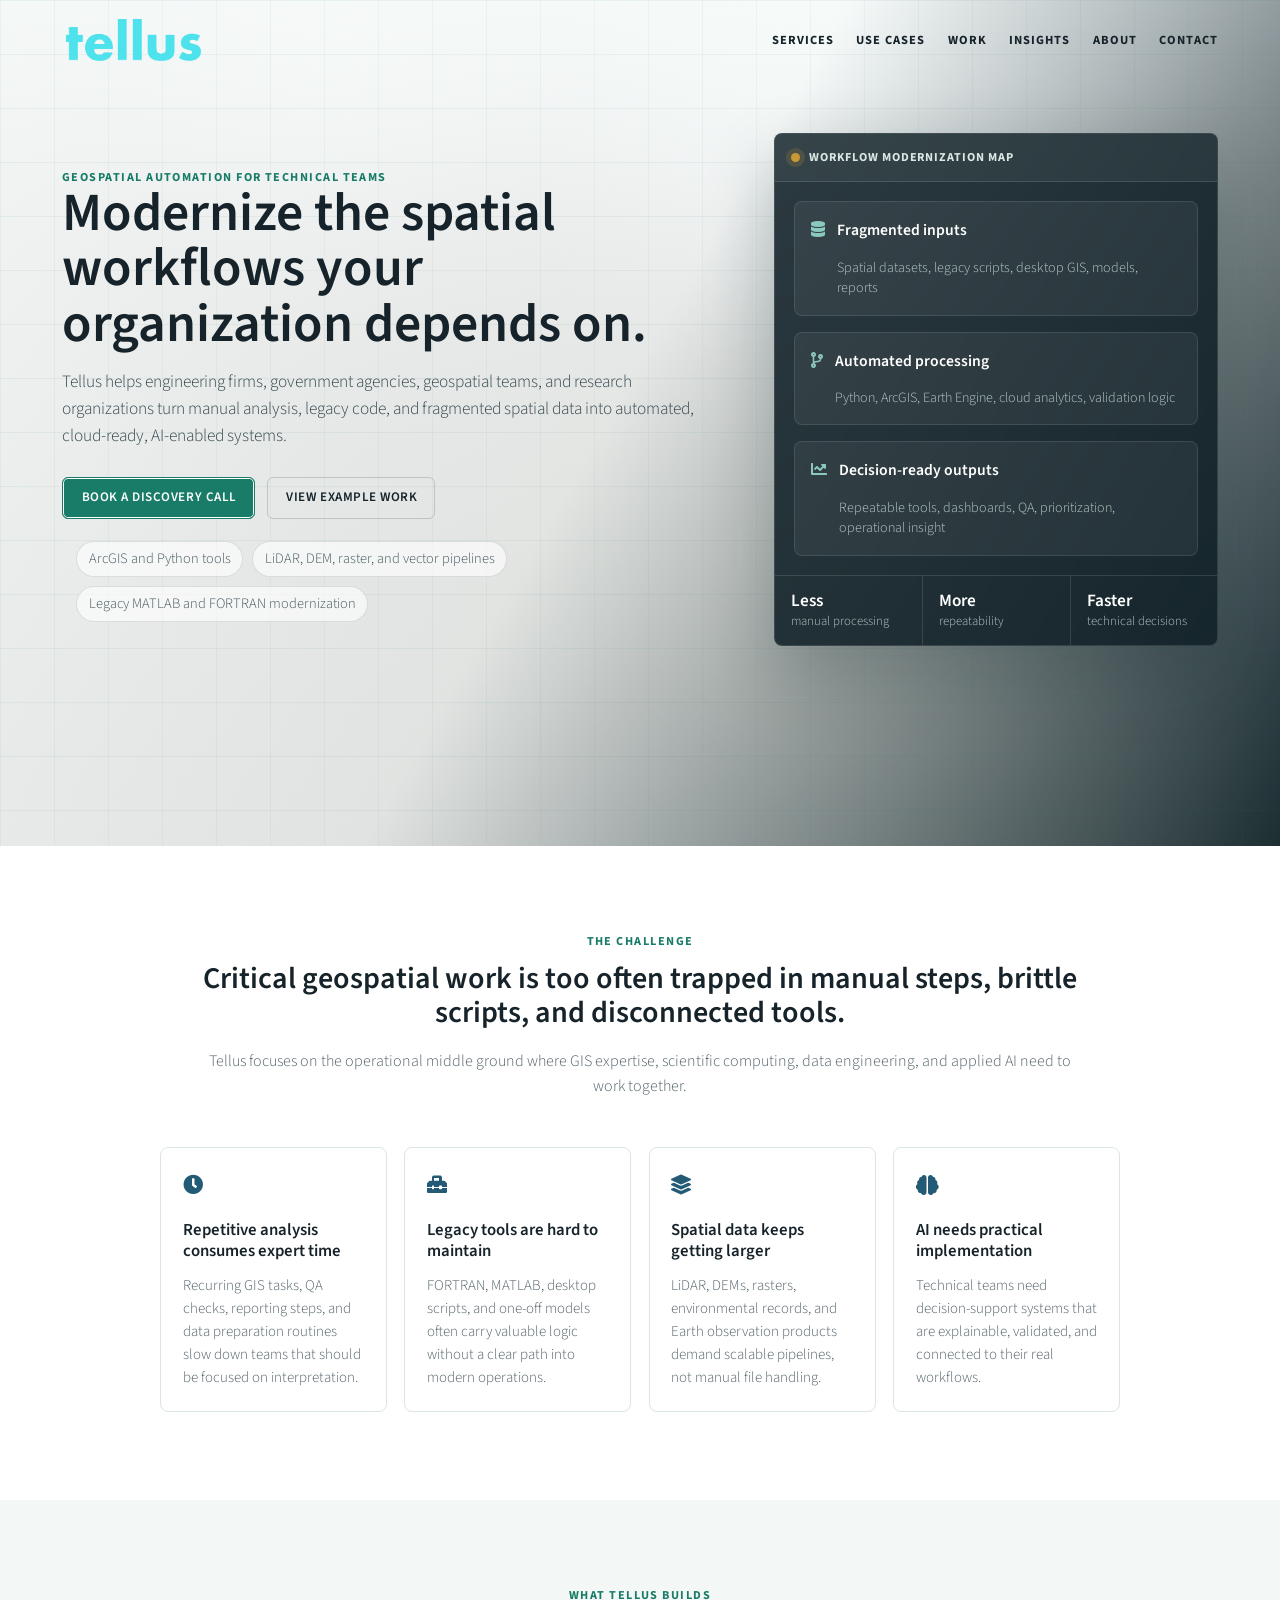
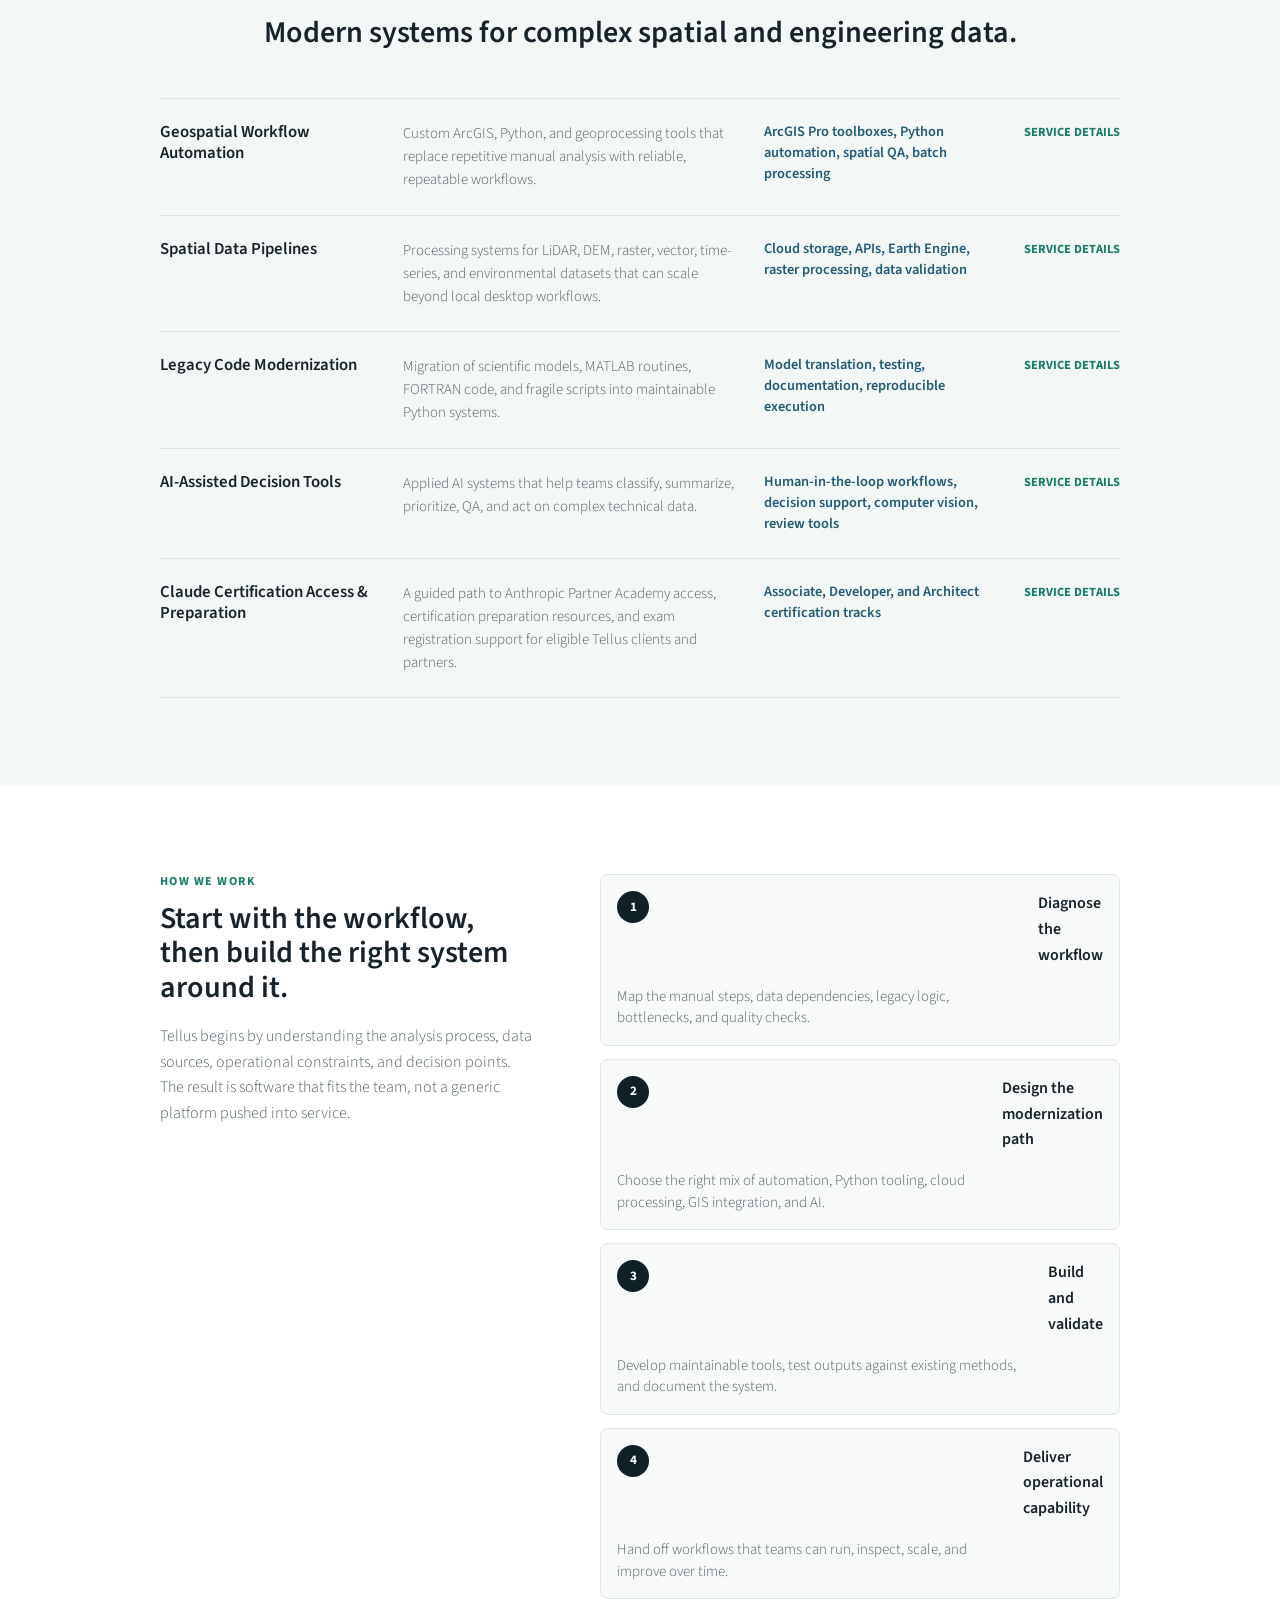
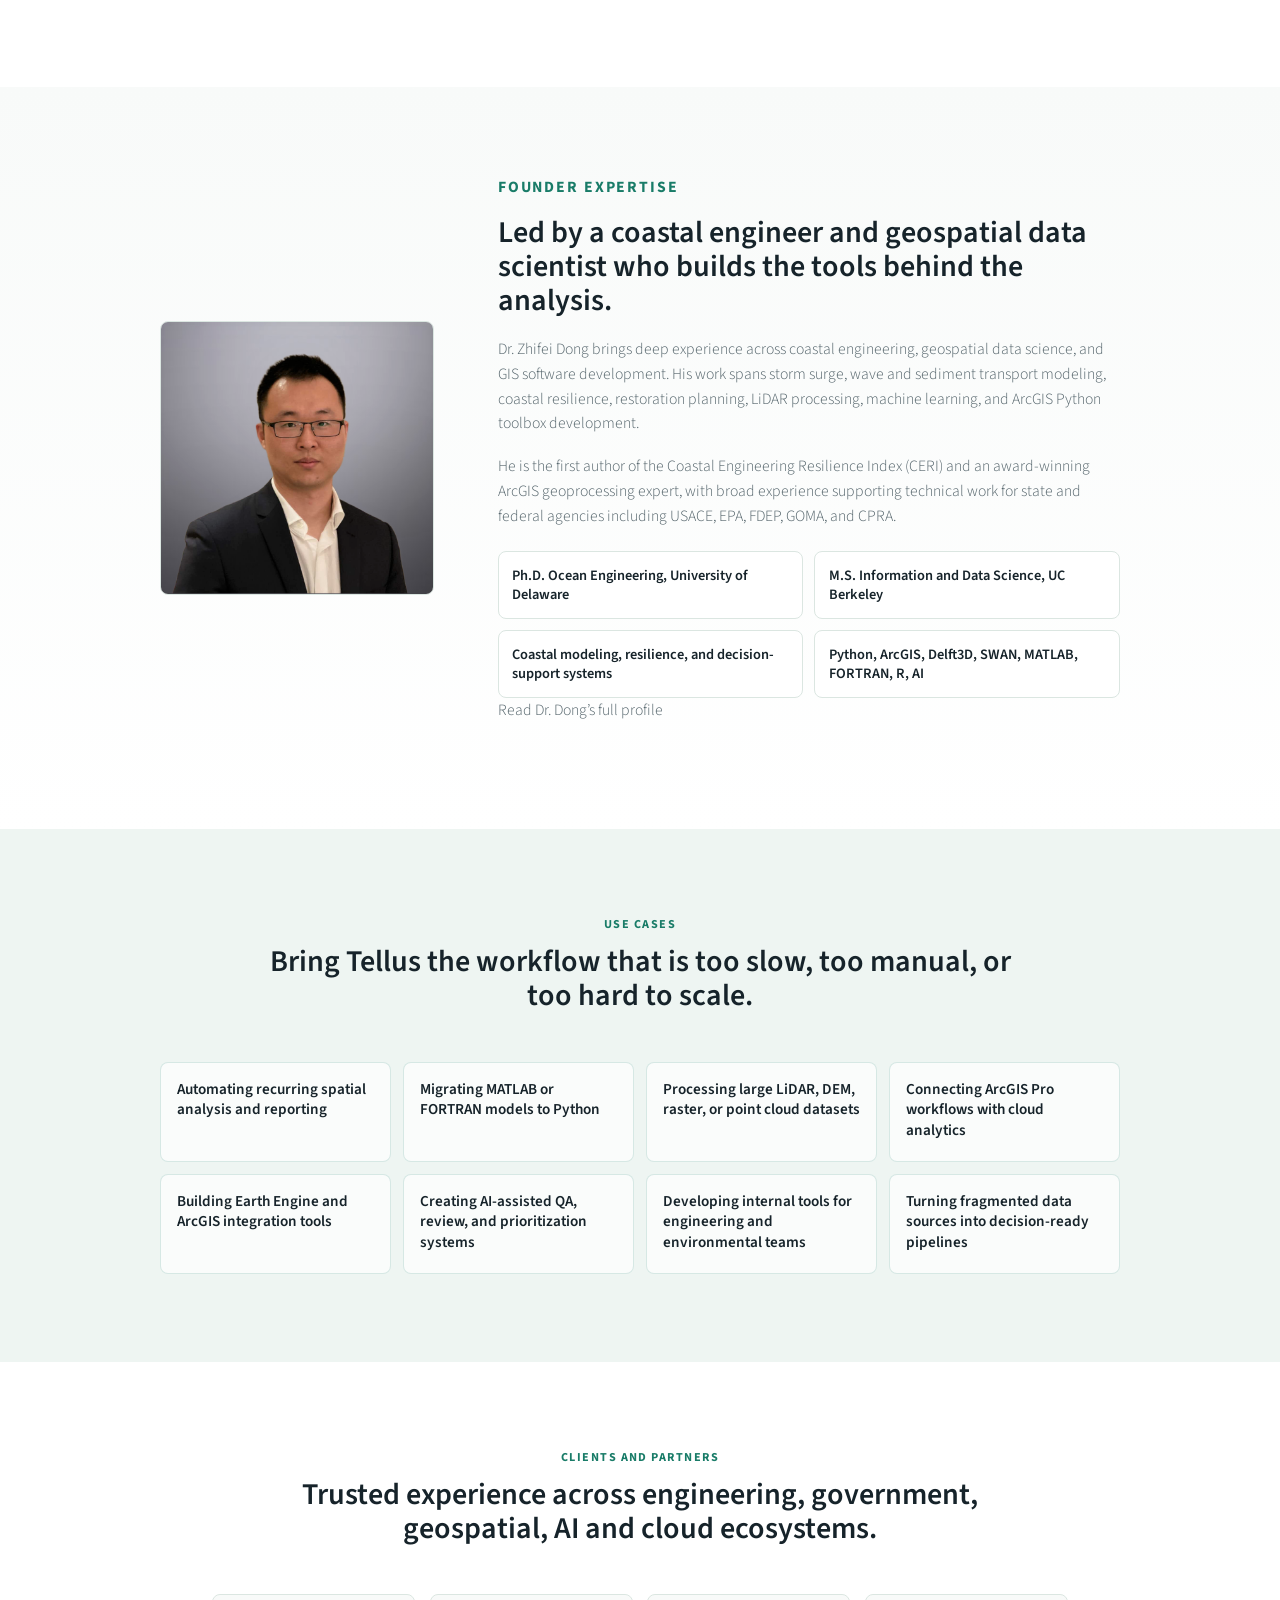
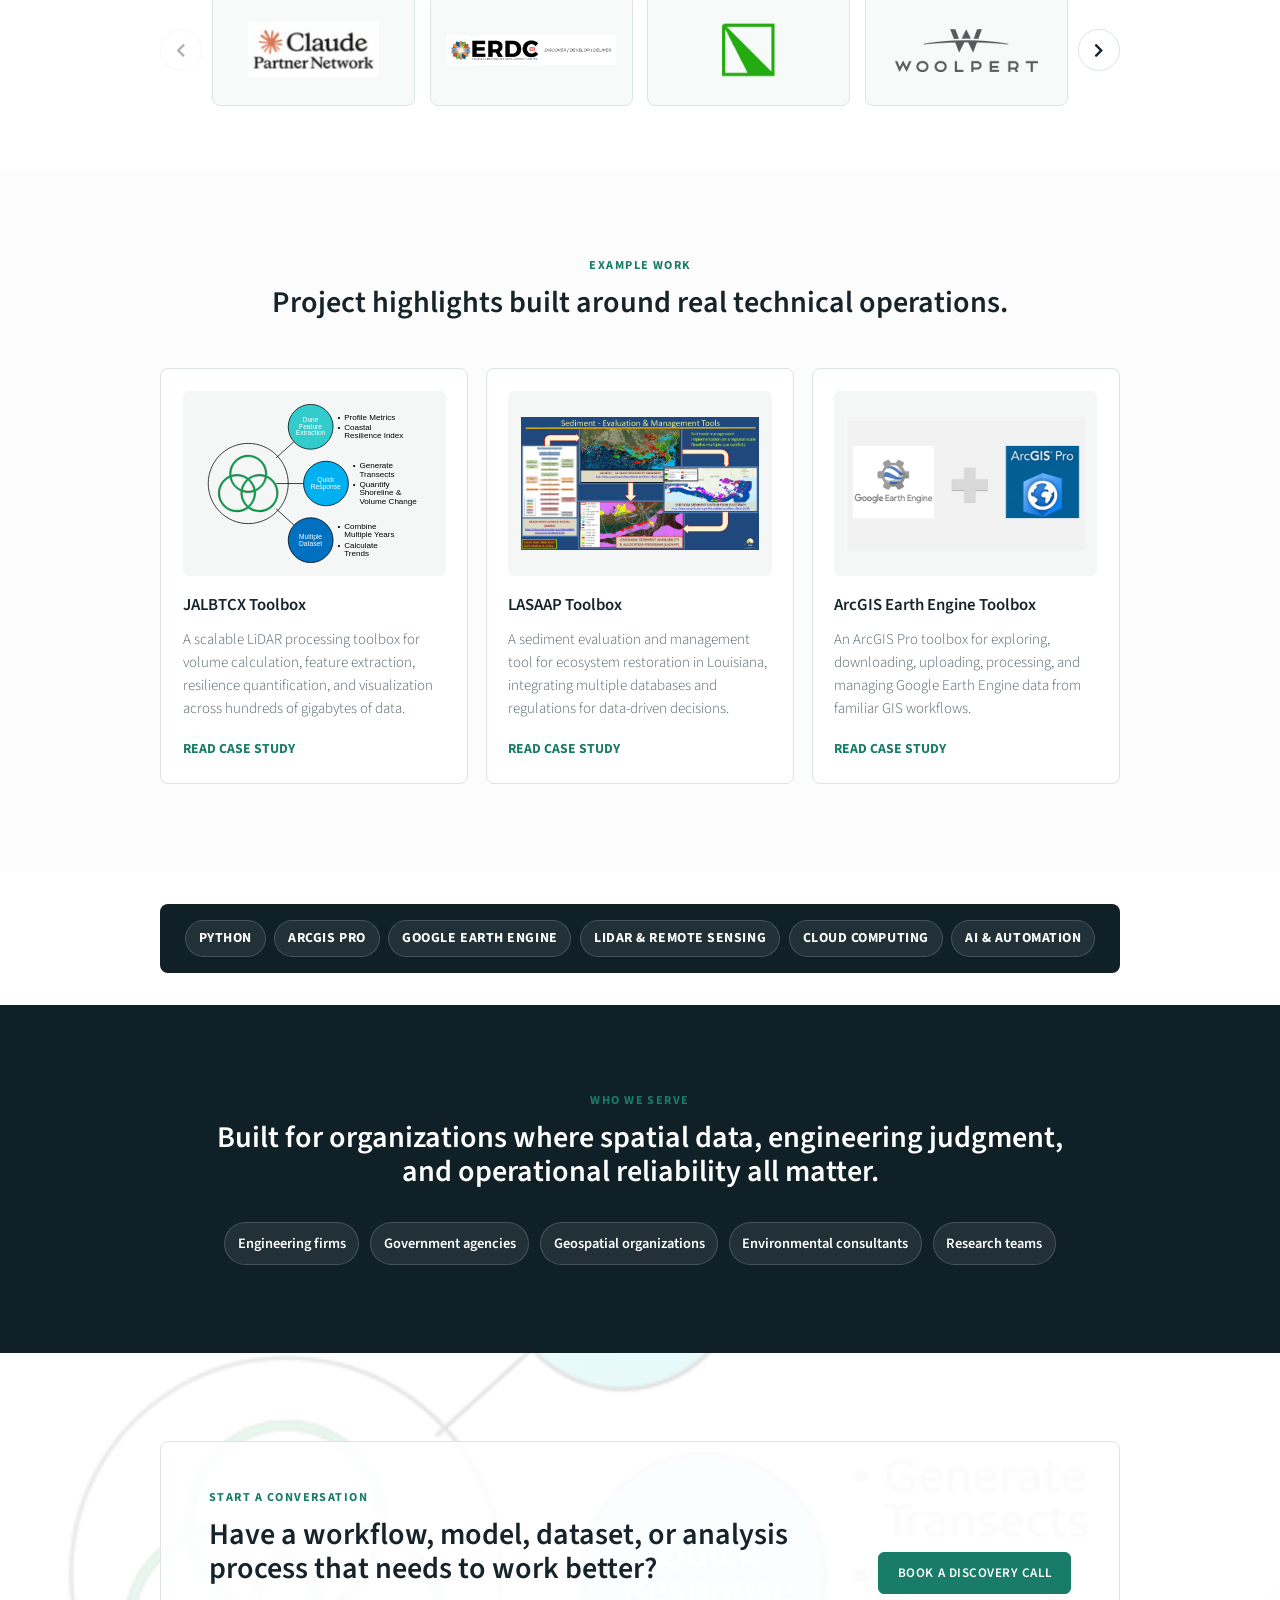
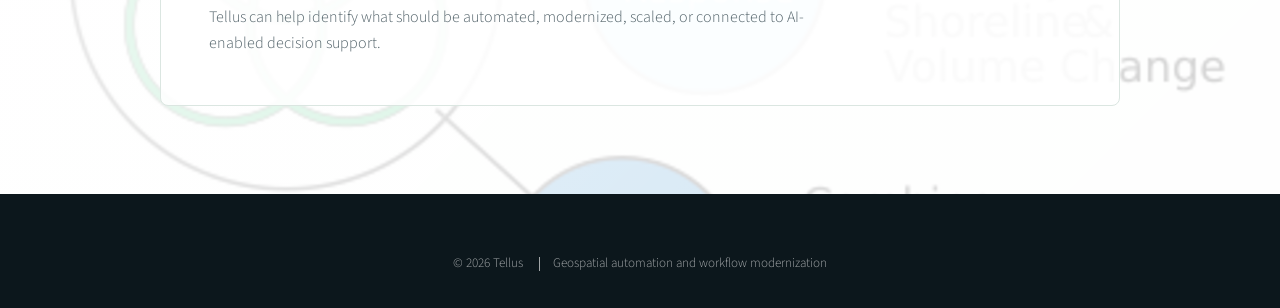
<file: index.html>
<!DOCTYPE HTML>
<!--
	Photon by HTML5 UP
	html5up.net | @ajlkn
	Free for personal and commercial use under the CCA 3.0 license (html5up.net/license)
-->
<html lang="en">

<head>
	<title>Tellus | Geospatial Automation and Workflow Modernization</title>
	<link rel="icon" type="image/png" href="images/tellus_symbol_square_clear.png" />
	<meta charset="utf-8" />
	<meta name="viewport" content="width=device-width, initial-scale=1, user-scalable=no" />
	<meta name="description"
		content="Tellus helps engineering, government, and research teams modernize geospatial workflows with automation, Python, cloud analytics, and applied AI." />
	<link rel="canonical" href="https://www.tellusai.com/" />
	<meta property="og:type" content="website" />
	<meta property="og:site_name" content="Tellus" />
	<meta property="og:title" content="Tellus | Geospatial Automation and Workflow Modernization" />
	<meta property="og:description"
		content="Production GIS tools, spatial data pipelines, scientific-code modernization, and practical AI systems for technical teams." />
	<meta property="og:url" content="https://www.tellusai.com/" />
	<meta name="twitter:card" content="summary" />
	<meta name="twitter:title" content="Tellus | Geospatial Automation" />
	<meta name="twitter:description"
		content="Modern geospatial, engineering, and applied AI systems for technical teams." />
	<script type="application/ld+json">
	{
		"@context": "https://schema.org",
		"@type": "ProfessionalService",
		"@id": "https://www.tellusai.com/#organization",
		"name": "Tellus",
		"url": "https://www.tellusai.com/",
		"logo": "https://www.tellusai.com/images/Tellus_Logo_square_tight.png",
		"description": "Tellus builds geospatial automation, spatial data pipelines, modern scientific software, and AI-assisted decision tools.",
		"founder": {"@type": "Person", "name": "Dr. Zhifei Dong", "url": "https://www.tellusai.com/about.html"},
		"knowsAbout": ["Geospatial workflow automation", "ArcGIS", "Python", "Google Earth Engine", "LiDAR", "Coastal engineering", "Spatial data pipelines", "Applied artificial intelligence"],
		"email": "info@tellusai.com"
	}
	</script>
	<link rel="stylesheet" href="assets/css/main.css?v=20260813" />
	<link rel="stylesheet" href="assets/css/tellus.css?v=20260819" />
	<noscript>
		<link rel="stylesheet" href="assets/css/noscript.css?v=20260813" />
	</noscript>
</head>

<body class="is-preload">

	<section id="header" class="tellus-hero">
		<div class="hero-shell">
			<nav class="site-nav" aria-label="Primary navigation">
				<a class="brand" href="#header" aria-label="Tellus home">
					<img src="images/Tellus_Logo_clear.png" alt="Tellus" />
				</a>
				<div class="nav-links">
					<a href="services.html">Services</a>
					<a href="#use-cases">Use Cases</a>
					<a href="case-studies.html">Work</a>
					<a href="insights.html">Insights</a>
					<a href="about.html">About</a>
					<a href="#contact">Contact</a>
				</div>
			</nav>

			<div class="hero-grid">
				<div class="hero-copy">
					<p class="eyebrow">Geospatial automation for technical teams</p>
					<h1>Modernize the spatial workflows your organization depends on.</h1>
					<p class="hero-lede">Tellus helps engineering firms, government agencies, geospatial teams, and
						research organizations turn manual analysis, legacy code, and fragmented spatial data into
						automated, cloud-ready, AI-enabled systems.</p>
					<div class="hero-actions">
						<a href="mailto:info@tellusai.com?subject=Tellus%20Discovery%20Call" class="button primary">Book
							a Discovery Call</a>
						<a href="#work" class="button scrolly">View Example Work</a>
					</div>
					<ul class="hero-proof">
						<li>ArcGIS and Python tools</li>
						<li>LiDAR, DEM, raster, and vector pipelines</li>
						<li>Legacy MATLAB and FORTRAN modernization</li>
					</ul>
				</div>

				<div class="workflow-panel" aria-label="Tellus workflow modernization process">
					<div class="panel-header">
						<span class="status-dot"></span>
						<span>Workflow modernization map</span>
					</div>
					<div class="pipeline">
						<div class="pipeline-item">
							<span class="icon solid fa-database"></span>
							<div>
								<strong>Fragmented inputs</strong>
								<p>Spatial datasets, legacy scripts, desktop GIS, models, reports</p>
							</div>
						</div>
						<div class="pipeline-item">
							<span class="icon solid fa-code-branch"></span>
							<div>
								<strong>Automated processing</strong>
								<p>Python, ArcGIS, Earth Engine, cloud analytics, validation logic</p>
							</div>
						</div>
						<div class="pipeline-item">
							<span class="icon solid fa-chart-line"></span>
							<div>
								<strong>Decision-ready outputs</strong>
								<p>Repeatable tools, dashboards, QA, prioritization, operational insight</p>
							</div>
						</div>
					</div>
					<div class="metric-strip">
						<div><strong>Less</strong><span>manual processing</span></div>
						<div><strong>More</strong><span>repeatability</span></div>
						<div><strong>Faster</strong><span>technical decisions</span></div>
					</div>
				</div>
			</div>
		</div>
	</section>

	<section id="problem" class="main tellus-section problem-section">
		<div class="container">
			<div class="section-intro">
				<p class="eyebrow">The challenge</p>
				<h2>Critical geospatial work is too often trapped in manual steps, brittle scripts, and disconnected
					tools.</h2>
				<p>Tellus focuses on the operational middle ground where GIS expertise, scientific computing, data
					engineering, and applied AI need to work together.</p>
			</div>
			<div class="pain-grid">
				<article>
					<span class="icon solid fa-clock"></span>
					<h3>Repetitive analysis consumes expert time</h3>
					<p>Recurring GIS tasks, QA checks, reporting steps, and data preparation routines slow down teams
						that should be focused on interpretation.</p>
				</article>
				<article>
					<span class="icon solid fa-toolbox"></span>
					<h3>Legacy tools are hard to maintain</h3>
					<p>FORTRAN, MATLAB, desktop scripts, and one-off models often carry valuable logic without a clear
						path into modern operations.</p>
				</article>
				<article>
					<span class="icon solid fa-layer-group"></span>
					<h3>Spatial data keeps getting larger</h3>
					<p>LiDAR, DEMs, rasters, environmental records, and Earth observation products demand scalable
						pipelines, not manual file handling.</p>
				</article>
				<article>
					<span class="icon solid fa-brain"></span>
					<h3>AI needs practical implementation</h3>
					<p>Technical teams need decision-support systems that are explainable, validated, and connected to
						their real workflows.</p>
				</article>
			</div>
		</div>
	</section>

	<section id="services" class="main tellus-section services-section">
		<div class="container">
			<div class="section-intro compact">
				<p class="eyebrow">What Tellus builds</p>
				<h2>Modern systems for complex spatial and engineering data.</h2>
			</div>
			<div class="service-list">
				<article>
					<h3>Geospatial Workflow Automation</h3>
					<p>Custom ArcGIS, Python, and geoprocessing tools that replace repetitive manual analysis with
						reliable, repeatable workflows.</p>
					<span>ArcGIS Pro toolboxes, Python automation, spatial QA, batch processing</span>
					<a href="services.html#geospatial-automation">Service details</a>
				</article>
				<article>
					<h3>Spatial Data Pipelines</h3>
					<p>Processing systems for LiDAR, DEM, raster, vector, time-series, and environmental datasets that
						can scale beyond local desktop workflows.</p>
					<span>Cloud storage, APIs, Earth Engine, raster processing, data validation</span>
					<a href="services.html#data-pipelines">Service details</a>
				</article>
				<article>
					<h3>Legacy Code Modernization</h3>
					<p>Migration of scientific models, MATLAB routines, FORTRAN code, and fragile scripts into
						maintainable Python systems.</p>
					<span>Model translation, testing, documentation, reproducible execution</span>
					<a href="services.html#code-modernization">Service details</a>
				</article>
				<article>
					<h3>AI-Assisted Decision Tools</h3>
					<p>Applied AI systems that help teams classify, summarize, prioritize, QA, and act on complex
						technical data.</p>
					<span>Human-in-the-loop workflows, decision support, computer vision, review tools</span>
					<a href="services.html#applied-ai">Service details</a>
				</article>
				<article>
					<h3>Claude Certification Access &amp; Preparation</h3>
					<p>A guided path to Anthropic Partner Academy access, certification preparation resources, and exam
						registration support for eligible Tellus clients and partners.</p>
					<span>Associate, Developer, and Architect certification tracks</span>
					<a href="claude-certification.html">Service details</a>
				</article>
			</div>
		</div>
	</section>

	<section id="process" class="main tellus-section process-section">
		<div class="container">
			<div class="row gtr-150">
				<div class="col-5 col-12-medium">
					<p class="eyebrow">How we work</p>
					<h2>Start with the workflow, then build the right system around it.</h2>
					<p>Tellus begins by understanding the analysis process, data sources, operational constraints, and
						decision points. The result is software that fits the team, not a generic platform pushed into
						service.</p>
				</div>
				<div class="col-7 col-12-medium">
					<ol class="process-list">
						<li>
							<strong>Diagnose the workflow</strong>
							<span>Map the manual steps, data dependencies, legacy logic, bottlenecks, and quality
								checks.</span>
						</li>
						<li>
							<strong>Design the modernization path</strong>
							<span>Choose the right mix of automation, Python tooling, cloud processing, GIS integration,
								and AI.</span>
						</li>
						<li>
							<strong>Build and validate</strong>
							<span>Develop maintainable tools, test outputs against existing methods, and document the
								system.</span>
						</li>
						<li>
							<strong>Deliver operational capability</strong>
							<span>Hand off workflows that teams can run, inspect, scale, and improve over time.</span>
						</li>
					</ol>
				</div>
			</div>
		</div>
	</section>

	<section id="founder" class="main tellus-section founder-section">
		<div class="container">
			<div class="founder-grid">
				<div class="founder-image">
					<img src="images/zhifei_profile.png" alt="Dr. Zhifei Dong" />
				</div>
				<div class="founder-copy">
					<p class="eyebrow">Founder expertise</p>
					<h2>Led by a coastal engineer and geospatial data scientist who builds the tools behind the
						analysis.</h2>
					<p>Dr. Zhifei Dong brings deep experience across coastal engineering, geospatial data science, and
						GIS software development. His work spans storm surge, wave and sediment transport modeling,
						coastal resilience, restoration planning, LiDAR processing, machine learning, and ArcGIS Python
						toolbox development.</p>
					<p>He is the first author of the Coastal Engineering Resilience Index (CERI) and an award-winning
						ArcGIS geoprocessing expert, with broad experience supporting technical work for state and
						federal agencies including USACE, EPA, FDEP, GOMA, and CPRA.</p>
					<div class="credential-grid">
						<span>Ph.D. Ocean Engineering, University of Delaware</span>
						<span>M.S. Information and Data Science, UC Berkeley</span>
						<span>Coastal modeling, resilience, and decision-support systems</span>
						<span>Python, ArcGIS, Delft3D, SWAN, MATLAB, FORTRAN, R, AI</span>
					</div>
					<p><a href="about.html">Read Dr. Dong&rsquo;s full profile</a></p>
				</div>
			</div>
		</div>
	</section>

	<section id="use-cases" class="main tellus-section use-case-section">
		<div class="container">
			<div class="section-intro compact">
				<p class="eyebrow">Use cases</p>
				<h2>Bring Tellus the workflow that is too slow, too manual, or too hard to scale.</h2>
			</div>
			<div class="use-case-grid">
				<span>Automating recurring spatial analysis and reporting</span>
				<span>Migrating MATLAB or FORTRAN models to Python</span>
				<span>Processing large LiDAR, DEM, raster, or point cloud datasets</span>
				<span>Connecting ArcGIS Pro workflows with cloud analytics</span>
				<span>Building Earth Engine and ArcGIS integration tools</span>
				<span>Creating AI-assisted QA, review, and prioritization systems</span>
				<span>Developing internal tools for engineering and environmental teams</span>
				<span>Turning fragmented data sources into decision-ready pipelines</span>
			</div>
		</div>
	</section>

	<section id="partners" class="main tellus-section partner-section">
		<div class="container">
			<div class="section-intro compact">
				<p class="eyebrow">Clients and partners</p>
				<h2>Trusted experience across engineering, government, geospatial, AI and cloud ecosystems.</h2>
			</div>
			<div class="partner-carousel">
				<button type="button" class="partner-nav prev" aria-controls="partner-logos"
					aria-label="Show previous partners">
					<span class="icon solid fa-chevron-left" aria-hidden="true"></span>
				</button>
				<div class="partner-viewport">
					<div class="partner-logos" id="partner-logos" aria-label="Client and partner organizations">
						<span>
							<a href="https://claude.com/partners/" target="_blank" rel="noopener noreferrer">
								<img src="images/claude_partner_network.png" alt="Claude" />
							</a>
						</span>
						<span>
							<a href="https://www.erdc.usace.army.mil/" target="_blank" rel="noopener noreferrer">
								<img src="images/erdc_logo.png" alt="ERDC" />
							</a>
						</span>
						<span>
							<a href="https://jalbtcx.usace.army.mil/" target="_blank" rel="noopener noreferrer">
								<img src="images/iatlas_logo.png" alt="I-ATLAS" />
							</a>
						</span>
						<span>
							<a href="https://www.woolpert.com/" target="_blank" rel="noopener noreferrer">
								<img src="images/woolpert_logo.png" alt="Woolpert" />
							</a>
						</span>
						<span>
							<a href="https://earthengine.google.com/" target="_blank" rel="noopener noreferrer">
								<img src="images/earth_engine_logo.png" alt="Google Earth Engine" />
							</a>
						</span>
					</div>
				</div>
				<button type="button" class="partner-nav next" aria-controls="partner-logos"
					aria-label="Show next partners">
					<span class="icon solid fa-chevron-right" aria-hidden="true"></span>
				</button>
			</div>
		</div>
	</section>

	<section id="work" class="main tellus-section work-section">
		<div class="container">
			<div class="section-intro compact">
				<p class="eyebrow">Example work</p>
				<h2>Project highlights built around real technical operations.</h2>
			</div>
			<div class="work-grid">
				<article>
					<div class="work-image">
						<img src="images/JALBTCX_Toolbox_Modules.svg" alt="JALBTCX Toolbox modules" />
					</div>
					<h3>JALBTCX Toolbox</h3>
					<p>A scalable LiDAR processing toolbox for volume calculation, feature extraction, resilience
						quantification, and visualization across hundreds of gigabytes of data.</p>
					<a href="case-studies.html#jalbtcx">Read Case Study</a>
				</article>
				<article>
					<div class="work-image">
						<img src="images/lasaap_tool.png" alt="LASAAP geospatial decision-support tool" />
					</div>
					<h3>LASAAP Toolbox</h3>
					<p>A sediment evaluation and management tool for ecosystem restoration in Louisiana, integrating
						multiple databases and regulations for data-driven decisions.</p>
					<a href="case-studies.html#lasaap">Read Case Study</a>
				</article>
				<article>
					<div class="work-image">
						<img src="images/gee_connector.png" alt="ArcGIS Earth Engine Toolbox interface" />
					</div>
					<h3>ArcGIS Earth Engine Toolbox</h3>
					<p>An ArcGIS Pro toolbox for exploring, downloading, uploading, processing, and managing Google
						Earth Engine data from familiar GIS workflows.</p>
					<a href="case-studies.html#earth-engine">Read Case Study</a>
				</article>
			</div>
		</div>
	</section>

	<section id="technology" class="main tellus-section technology-section">
		<div class="container">
			<div class="tech-strip" aria-label="Tellus technology capabilities">
				<span>Python</span>
				<span>ArcGIS Pro</span>
				<span>Google Earth Engine</span>
				<span>LiDAR &amp; Remote Sensing</span>
				<span>Cloud Computing</span>
				<span>AI &amp; Automation</span>
			</div>
		</div>
	</section>

	<section id="audiences" class="main tellus-section audience-section">
		<div class="container">
			<div class="audience-band">
				<p class="eyebrow">Who we serve</p>
				<h2>Built for organizations where spatial data, engineering judgment, and operational reliability all
					matter.</h2>
				<div class="audience-list">
					<span>Engineering firms</span>
					<span>Government agencies</span>
					<span>Geospatial organizations</span>
					<span>Environmental consultants</span>
					<span>Research teams</span>
				</div>
			</div>
		</div>
	</section>

	<section id="contact" class="main tellus-section contact-section">
		<div class="container">
			<div class="contact-panel">
				<div>
					<p class="eyebrow">Start a conversation</p>
					<h2>Have a workflow, model, dataset, or analysis process that needs to work better?</h2>
					<p>Tellus can help identify what should be automated, modernized, scaled, or connected to AI-enabled
						decision support.</p>
				</div>
				<a href="mailto:info@tellusai.com?subject=Tellus%20Discovery%20Call" class="button primary wide">Book a
					Discovery Call</a>
			</div>
		</div>
	</section>

	<section id="footer">
		<ul class="copyright">
			<li>&copy; 2026 Tellus</li>
			<li>Geospatial automation and workflow modernization</li>
		</ul>
	</section>

	<script src="assets/js/jquery.min.js"></script>
	<script src="assets/js/jquery.scrolly.min.js"></script>
	<script src="assets/js/browser.min.js"></script>
	<script src="assets/js/breakpoints.min.js"></script>
	<script src="assets/js/util.js"></script>
	<script src="assets/js/main.js?v=20260819"></script>

</body>

</html>
</file>
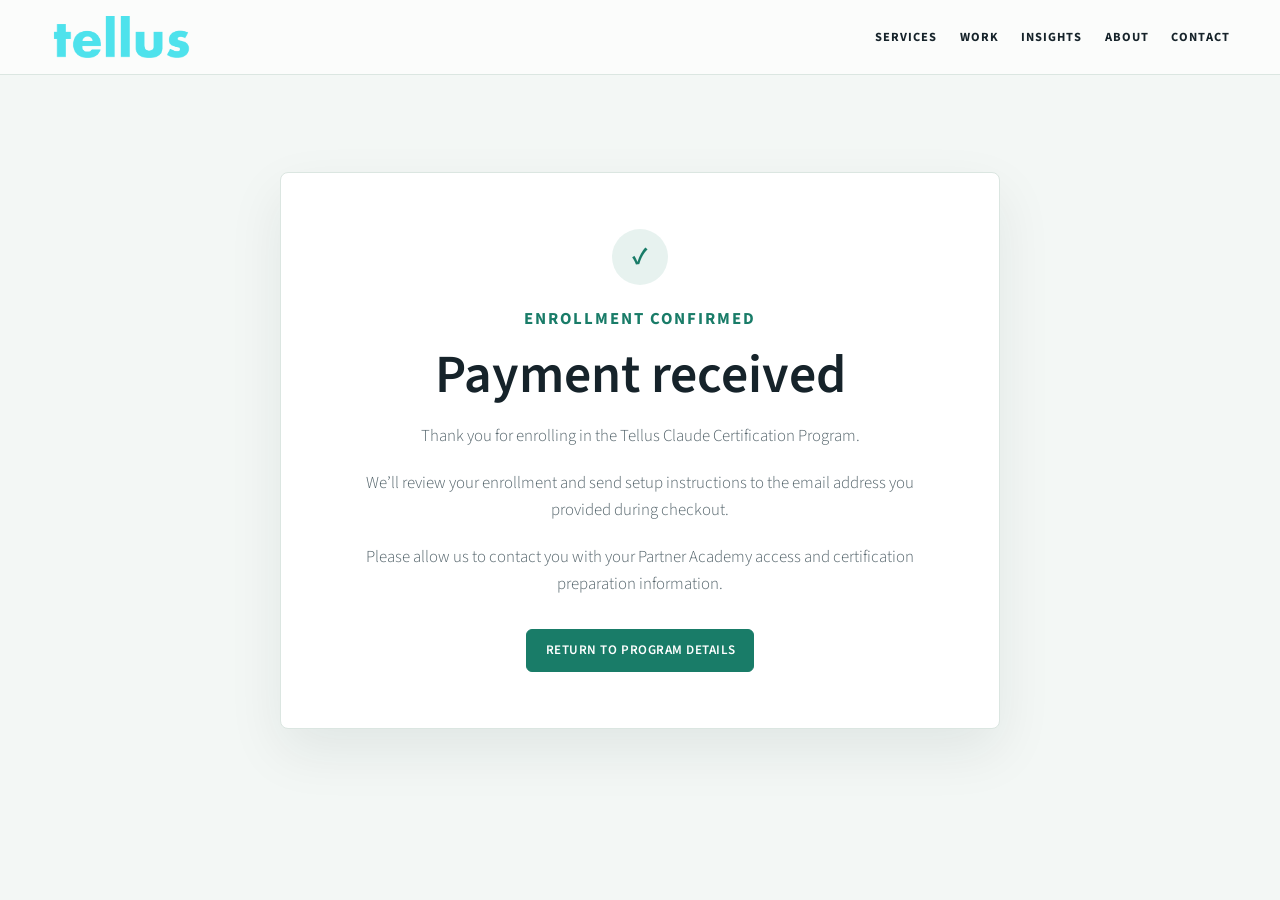
<file: claude-certification/success/index.html>
<!DOCTYPE HTML>
<html lang="en"><head><title>Payment Received | Tellus Claude Certification Program</title><link rel="icon" type="image/png" href="/images/tellus_symbol_square_clear.png" /><meta charset="utf-8" /><meta name="viewport" content="width=device-width, initial-scale=1, user-scalable=no" /><meta name="description" content="Your Tellus Claude Certification Program payment has been received." /><meta name="robots" content="noindex, nofollow" /><link rel="canonical" href="https://www.tellusai.com/claude-certification/success" /><link rel="stylesheet" href="/assets/css/main.css?v=20260813" /><link rel="stylesheet" href="/assets/css/tellus.css?v=20260821" /></head>
<body class="is-preload payment-success-page"><header class="insights-page-top"><nav class="site-nav"><a class="brand" href="/index.html"><img src="/images/Tellus_Logo_clear.png" alt="Tellus" /></a><div class="nav-links"><a href="/services.html">Services</a><a href="/case-studies.html">Work</a><a href="/insights.html">Insights</a><a href="/about.html">About</a><a href="/index.html#contact">Contact</a></div></nav></header>
<main class="payment-success-main"><section class="payment-success-card" aria-labelledby="payment-title"><div class="payment-success-icon" aria-hidden="true">&#10003;</div><p class="eyebrow">Enrollment confirmed</p><h1 id="payment-title">Payment received</h1><p>Thank you for enrolling in the Tellus Claude Certification Program.</p><p>We&rsquo;ll review your enrollment and send setup instructions to the email address you provided during checkout.</p><p>Please allow us to contact you with your Partner Academy access and certification preparation information.</p><a class="button primary" href="/claude-certification.html">Return to Program Details</a></section></main>
<script src="/assets/js/jquery.min.js"></script><script src="/assets/js/browser.min.js"></script><script src="/assets/js/breakpoints.min.js"></script><script src="/assets/js/util.js"></script><script src="/assets/js/main.js"></script></body></html>
</file>
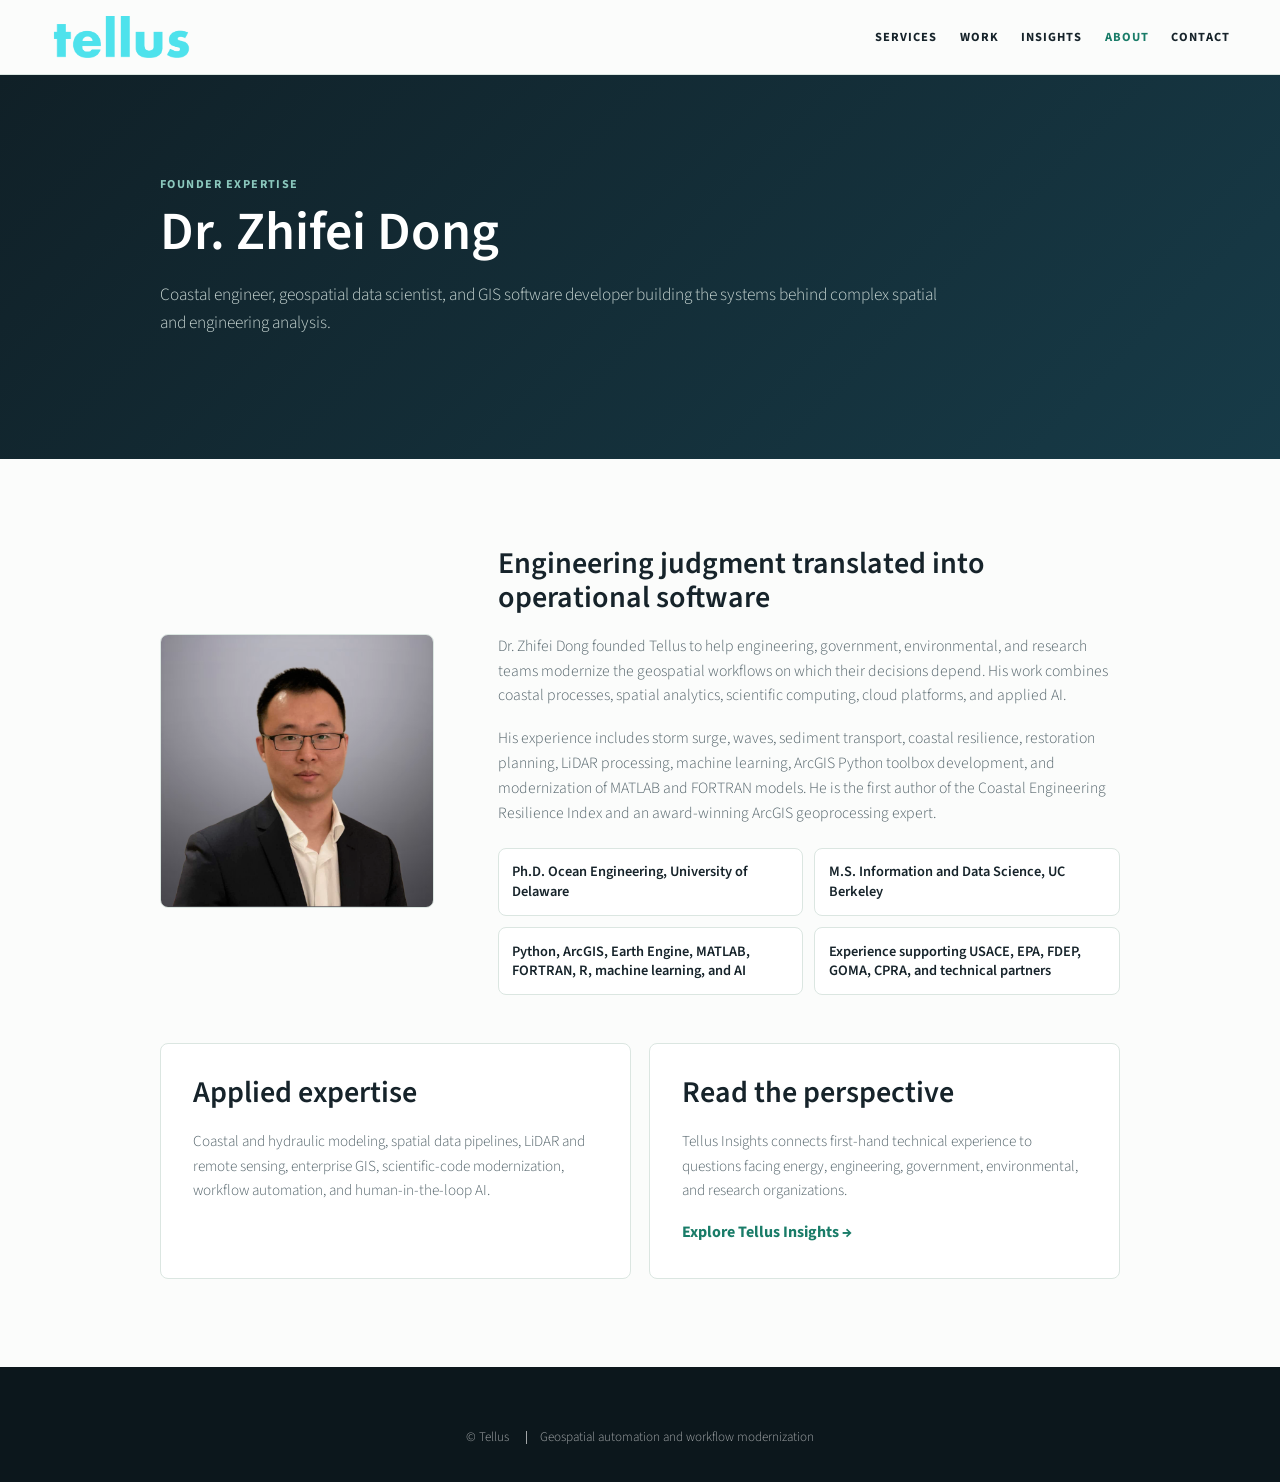
<file: about.html>
<!DOCTYPE HTML>
<html lang="en">

<head>
    <title>Dr. Zhifei Dong | Founder of Tellus</title>
    <link rel="icon" type="image/png" href="/images/tellus_symbol_square_clear.png" />
    <meta charset="utf-8" />
    <meta name="viewport" content="width=device-width, initial-scale=1, user-scalable=no" />
    <meta name="description"
        content="Meet Dr. Zhifei Dong, founder of Tellus and a coastal engineer, geospatial data scientist, and GIS software developer." />
    <link rel="canonical" href="https://www.tellusai.com/about.html" />
    <meta property="og:type" content="profile" />
    <meta property="og:title" content="Dr. Zhifei Dong | Founder of Tellus" />
    <meta property="og:description"
        content="Coastal engineer and geospatial data scientist building production GIS, spatial automation, and AI-assisted technical systems." />
    <meta property="og:url" content="https://www.tellusai.com/about.html" />
    <meta name="twitter:card" content="summary" />
    <meta name="twitter:title" content="Dr. Zhifei Dong | Tellus" />
    <meta name="twitter:description"
        content="Coastal engineering, geospatial data science, GIS software, and applied AI expertise." />
    <script
        type="application/ld+json">{"@context":"https://schema.org","@type":"ProfilePage","mainEntity":{"@type":"Person","@id":"https://www.tellusai.com/about.html#zhifei-dong","name":"Dr. Zhifei Dong","jobTitle":"Founder, Coastal Engineer and Geospatial Data Scientist","url":"https://www.tellusai.com/about.html","image":"https://www.tellusai.com/images/zhifei_profile.png","worksFor":{"@id":"https://www.tellusai.com/#organization"},"alumniOf":[{"@type":"CollegeOrUniversity","name":"University of Delaware"},{"@type":"CollegeOrUniversity","name":"University of California, Berkeley"}],"knowsAbout":["Coastal engineering","Geospatial data science","ArcGIS","Python","Google Earth Engine","LiDAR","Remote sensing","Hydrodynamic modeling","Applied artificial intelligence"]}}</script>
    <link rel="stylesheet" href="/assets/css/main.css?v=20260813" />
    <link rel="stylesheet" href="/assets/css/tellus.css?v=20260817c" />
</head>

<body class="is-preload insights-page">
    <header class="insights-page-top">
        <nav class="site-nav"><a class="brand" href="/index.html"><img src="/images/Tellus_Logo_clear.png"
                    alt="Tellus" /></a>
            <div class="nav-links"><a href="/services.html">Services</a><a href="/case-studies.html">Work</a><a
                    href="/insights.html">Insights</a><a href="/about.html" aria-current="page">About</a><a
                    href="/index.html#contact">Contact</a></div>
        </nav>
    </header>
    <main>
        <section class="detail-hero">
            <div class="container">
                <p class="eyebrow">Founder expertise</p>
                <h1>Dr. Zhifei Dong</h1>
                <p>Coastal engineer, geospatial data scientist, and GIS software developer building the systems behind
                    complex spatial and engineering analysis.</p>
            </div>
        </section>
        <section class="main tellus-section">
            <div class="container">
                <div class="founder-grid">
                    <div class="founder-image"><img src="/images/zhifei_profile.png"
                            alt="Portrait of Dr. Zhifei Dong, founder of Tellus" /></div>
                    <div class="founder-copy">
                        <h2>Engineering judgment translated into operational software</h2>
                        <p>Dr. Zhifei Dong founded Tellus to help engineering, government, environmental, and research
                            teams modernize the geospatial workflows on which their decisions depend. His work combines
                            coastal processes, spatial analytics, scientific computing, cloud platforms, and applied AI.
                        </p>
                        <p>His experience includes storm surge, waves, sediment transport, coastal resilience,
                            restoration planning, LiDAR processing, machine learning, ArcGIS Python toolbox development,
                            and modernization of MATLAB and FORTRAN models. He is the first author of the Coastal
                            Engineering Resilience Index and an award-winning ArcGIS geoprocessing expert.</p>
                        <div class="credential-grid"><span>Ph.D. Ocean Engineering, University of
                                Delaware</span><span>M.S. Information and Data Science, UC Berkeley</span><span>Python,
                                ArcGIS, Earth Engine, MATLAB, FORTRAN, R, machine learning, and
                                AI</span><span>Experience supporting
                                USACE, EPA, FDEP, GOMA, CPRA, and technical partners</span></div>
                    </div>
                </div>
                <div class="detail-card-grid" style="margin-top:3rem">
                    <article class="detail-card">
                        <h2>Applied expertise</h2>
                        <p>Coastal and hydraulic modeling, spatial data pipelines, LiDAR and remote sensing, enterprise
                            GIS, scientific-code modernization, workflow automation, and human-in-the-loop AI.</p>
                    </article>
                    <article class="detail-card">
                        <h2>Read the perspective</h2>
                        <p>Tellus Insights connects first-hand technical experience to questions facing energy,
                            engineering, government, environmental, and research organizations.</p><a
                            href="/insights.html">Explore Tellus Insights &rarr;</a>
                    </article>
                </div>
            </div>
        </section>
    </main>
    <footer id="footer">
        <ul class="copyright">
            <li>&copy; Tellus</li>
            <li>Geospatial automation and workflow modernization</li>
        </ul>
    </footer>
    <script src="/assets/js/jquery.min.js"></script>
    <script src="/assets/js/browser.min.js"></script>
    <script src="/assets/js/breakpoints.min.js"></script>
    <script src="/assets/js/util.js"></script>
    <script src="/assets/js/main.js"></script>
</body>

</html>
</file>
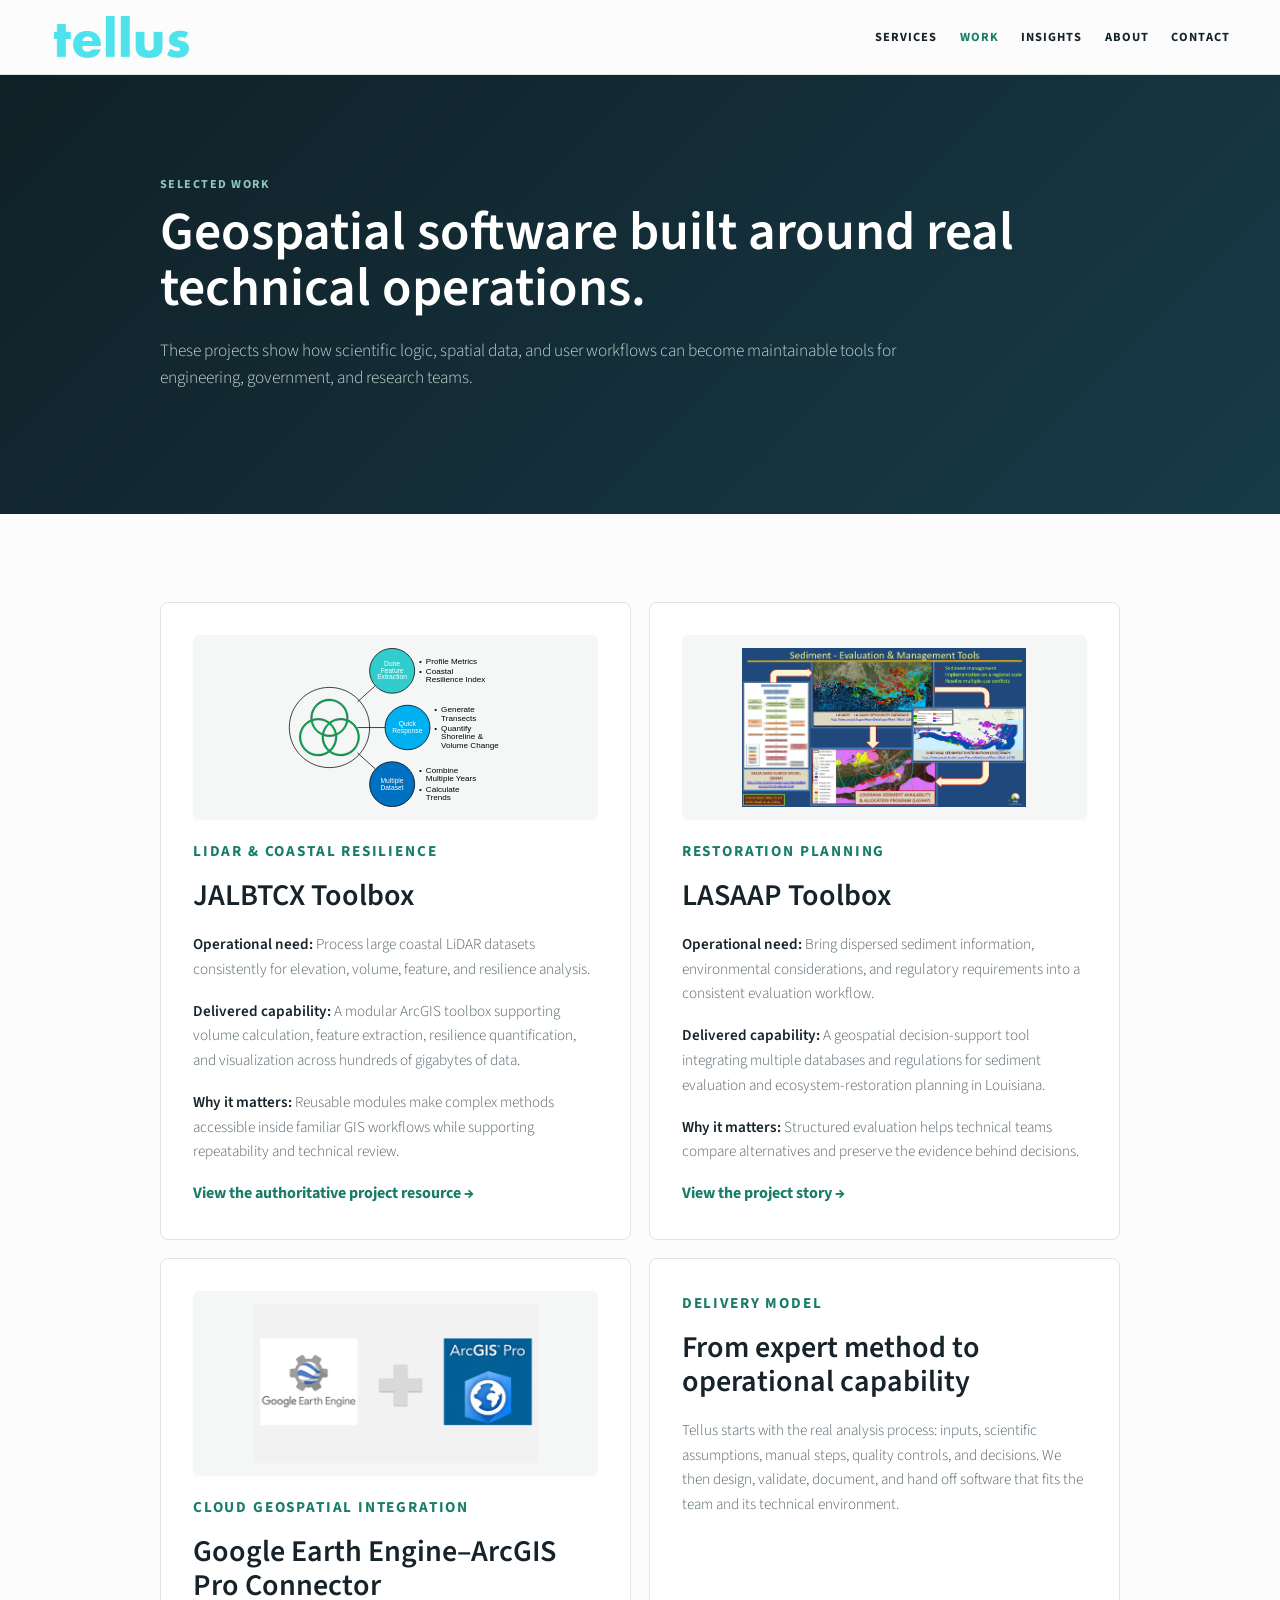
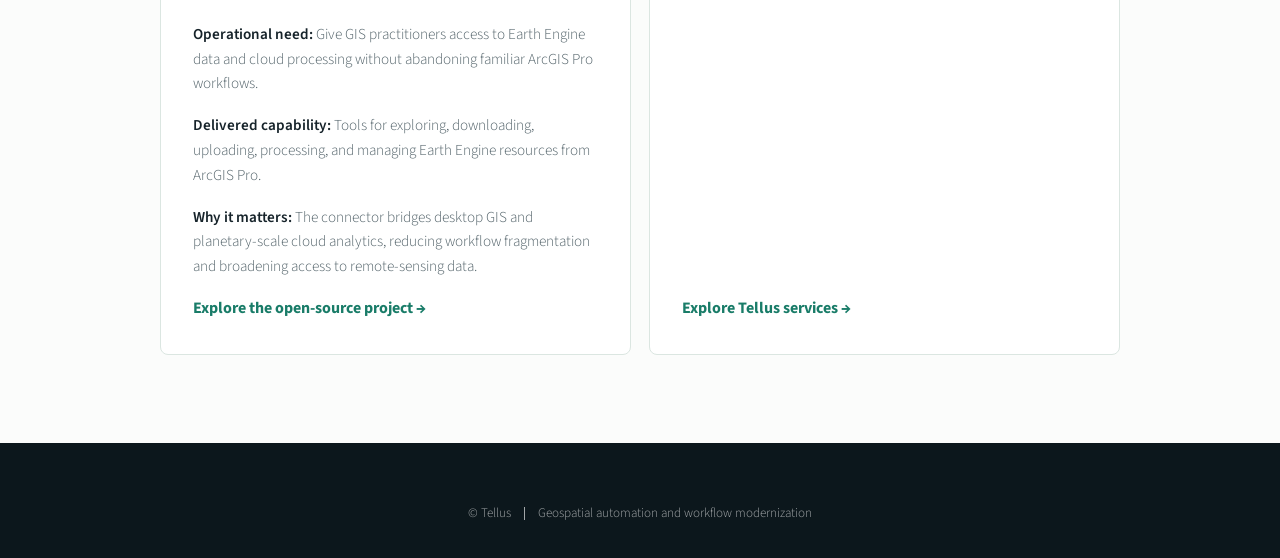
<file: case-studies.html>
<!DOCTYPE HTML><html lang="en"><head><title>Geospatial Software Case Studies | Tellus</title><link rel="icon" type="image/png" href="/images/tellus_symbol_square_clear.png" /><meta charset="utf-8" /><meta name="viewport" content="width=device-width, initial-scale=1, user-scalable=no" /><meta name="description" content="Tellus project experience in LiDAR processing, coastal resilience, environmental decision support, and ArcGIS–Google Earth Engine integration." /><link rel="canonical" href="https://www.tellusai.com/case-studies.html" /><meta property="og:type" content="website" /><meta property="og:title" content="Geospatial Software Case Studies | Tellus" /><meta property="og:description" content="Production tools built around real geospatial, engineering, and environmental operations." /><meta property="og:url" content="https://www.tellusai.com/case-studies.html" /><meta name="twitter:card" content="summary" />
<script type="application/ld+json">{"@context":"https://schema.org","@type":"CollectionPage","name":"Tellus Geospatial Software Case Studies","url":"https://www.tellusai.com/case-studies.html","about":["JALBTCX Toolbox","LASAAP Toolbox","Google Earth Engine ArcGIS Pro Connector"],"publisher":{"@id":"https://www.tellusai.com/#organization"}}</script>
<link rel="stylesheet" href="/assets/css/main.css?v=20260813" /><link rel="stylesheet" href="/assets/css/tellus.css?v=20260817c" /></head><body class="is-preload insights-page"><header class="insights-page-top"><nav class="site-nav"><a class="brand" href="/index.html"><img src="/images/Tellus_Logo_clear.png" alt="Tellus" /></a><div class="nav-links"><a href="/services.html">Services</a><a href="/case-studies.html" aria-current="page">Work</a><a href="/insights.html">Insights</a><a href="/about.html">About</a><a href="/index.html#contact">Contact</a></div></nav></header>
<main><section class="detail-hero"><div class="container"><p class="eyebrow">Selected work</p><h1>Geospatial software built around real technical operations.</h1><p>These projects show how scientific logic, spatial data, and user workflows can become maintainable tools for engineering, government, and research teams.</p></div></section><section class="main tellus-section work-section"><div class="container"><div class="detail-card-grid">
<article class="detail-card section-anchor" id="jalbtcx"><div class="work-image"><img src="/images/JALBTCX_Toolbox_Modules.svg" alt="Diagram of JALBTCX Toolbox modules for LiDAR processing and coastal analysis" /></div><p class="eyebrow">LiDAR &amp; coastal resilience</p><h2>JALBTCX Toolbox</h2><p><strong>Operational need:</strong> Process large coastal LiDAR datasets consistently for elevation, volume, feature, and resilience analysis.</p><p><strong>Delivered capability:</strong> A modular ArcGIS toolbox supporting volume calculation, feature extraction, resilience quantification, and visualization across hundreds of gigabytes of data.</p><p><strong>Why it matters:</strong> Reusable modules make complex methods accessible inside familiar GIS workflows while supporting repeatability and technical review.</p><a href="https://cirpwiki.info/wiki/JALBTCX" target="_blank" rel="noopener">View the authoritative project resource &rarr;</a></article>
<article class="detail-card section-anchor" id="lasaap"><div class="work-image"><img src="/images/lasaap_tool.png" alt="LASAAP geospatial decision-support interface for Louisiana sediment evaluation" /></div><p class="eyebrow">Restoration planning</p><h2>LASAAP Toolbox</h2><p><strong>Operational need:</strong> Bring dispersed sediment information, environmental considerations, and regulatory requirements into a consistent evaluation workflow.</p><p><strong>Delivered capability:</strong> A geospatial decision-support tool integrating multiple databases and regulations for sediment evaluation and ecosystem-restoration planning in Louisiana.</p><p><strong>Why it matters:</strong> Structured evaluation helps technical teams compare alternatives and preserve the evidence behind decisions.</p><a href="https://storymaps.arcgis.com/stories/20b657c8273d47bfabeead4b2f2fa12d" target="_blank" rel="noopener">View the project story &rarr;</a></article>
<article class="detail-card section-anchor" id="earth-engine"><div class="work-image"><img src="/images/gee_connector.png" alt="ArcGIS Pro interface connected to Google Earth Engine datasets and processing" /></div><p class="eyebrow">Cloud geospatial integration</p><h2>Google Earth Engine&ndash;ArcGIS Pro Connector</h2><p><strong>Operational need:</strong> Give GIS practitioners access to Earth Engine data and cloud processing without abandoning familiar ArcGIS Pro workflows.</p><p><strong>Delivered capability:</strong> Tools for exploring, downloading, uploading, processing, and managing Earth Engine resources from ArcGIS Pro.</p><p><strong>Why it matters:</strong> The connector bridges desktop GIS and planetary-scale cloud analytics, reducing workflow fragmentation and broadening access to remote-sensing data.</p><a href="https://github.com/gee-community/arcgis-earthengine-toolbox" target="_blank" rel="noopener">Explore the open-source project &rarr;</a></article>
<article class="detail-card"><p class="eyebrow">Delivery model</p><h2>From expert method to operational capability</h2><p>Tellus starts with the real analysis process: inputs, scientific assumptions, manual steps, quality controls, and decisions. We then design, validate, document, and hand off software that fits the team and its technical environment.</p><a href="/services.html">Explore Tellus services &rarr;</a></article>
</div></div></section></main><footer id="footer"><ul class="copyright"><li>&copy; Tellus</li><li>Geospatial automation and workflow modernization</li></ul></footer><script src="/assets/js/jquery.min.js"></script><script src="/assets/js/browser.min.js"></script><script src="/assets/js/breakpoints.min.js"></script><script src="/assets/js/util.js"></script><script src="/assets/js/main.js"></script></body></html>
</file>
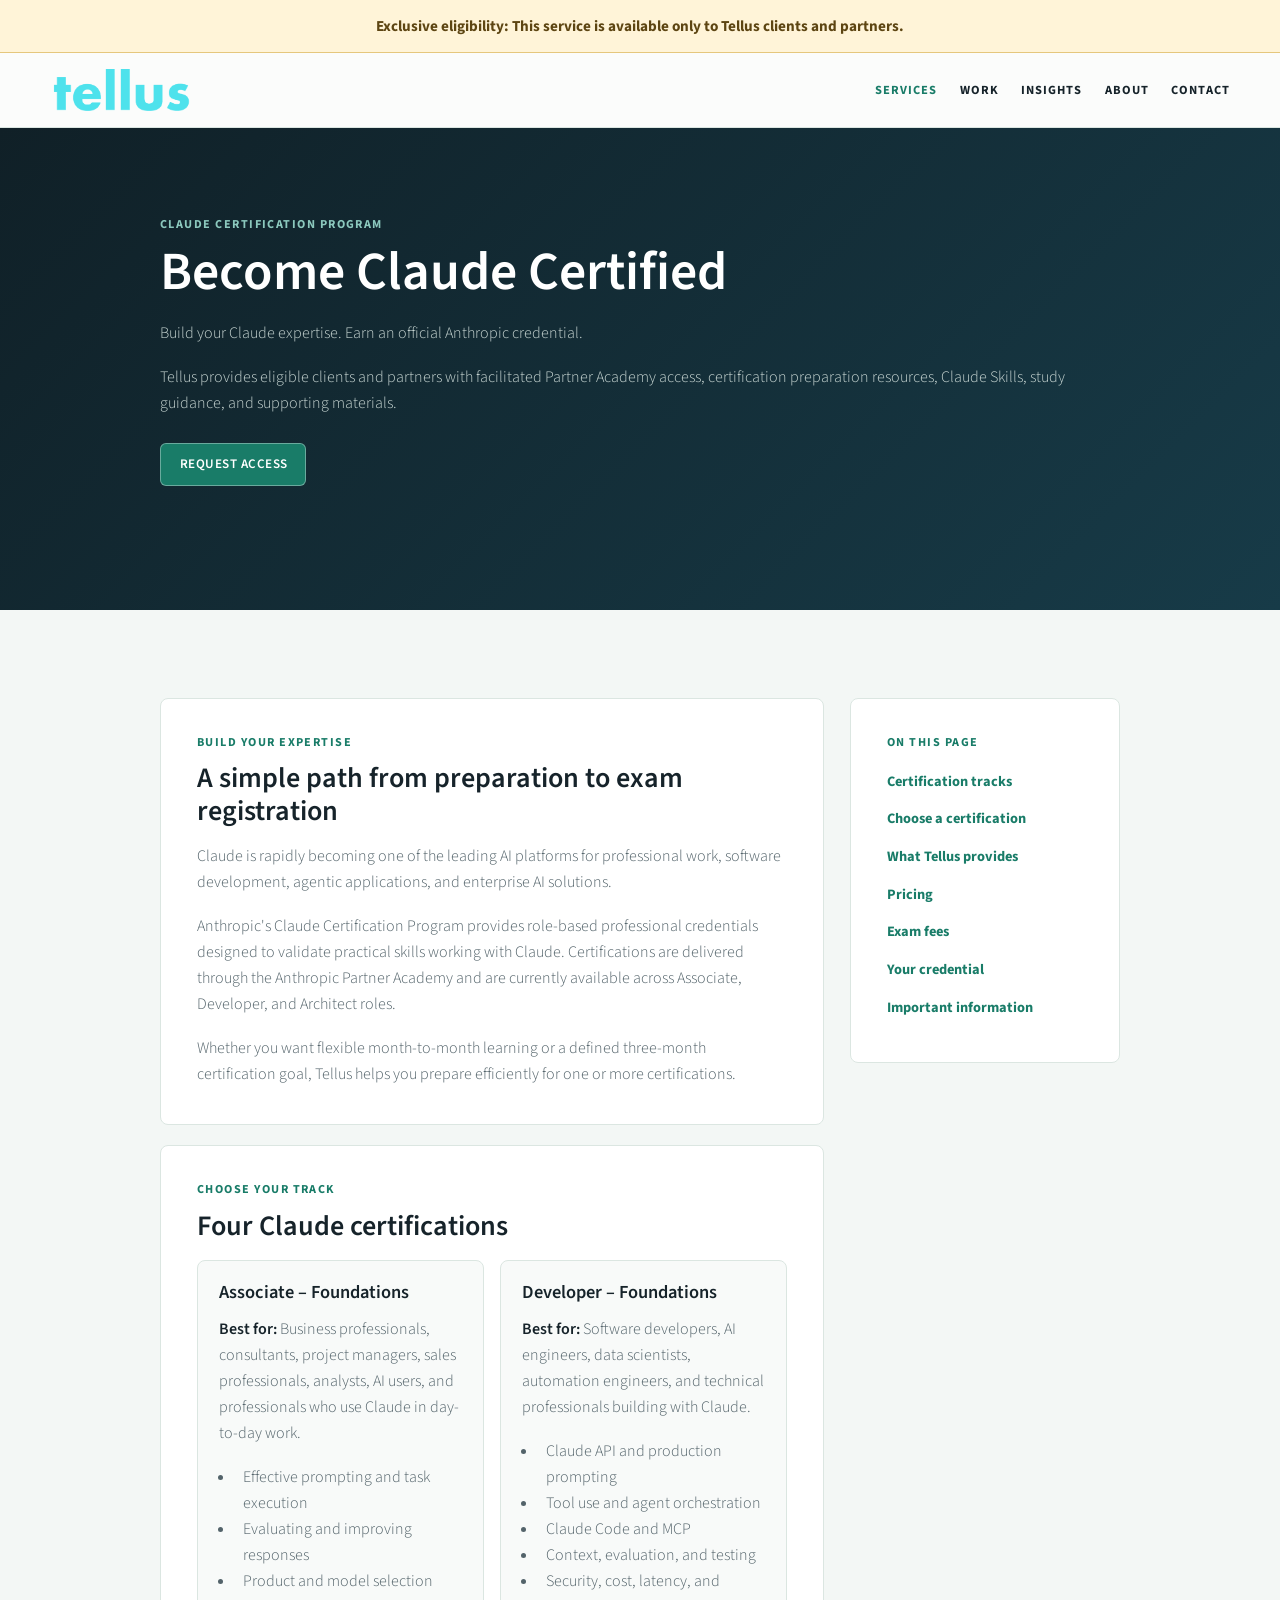
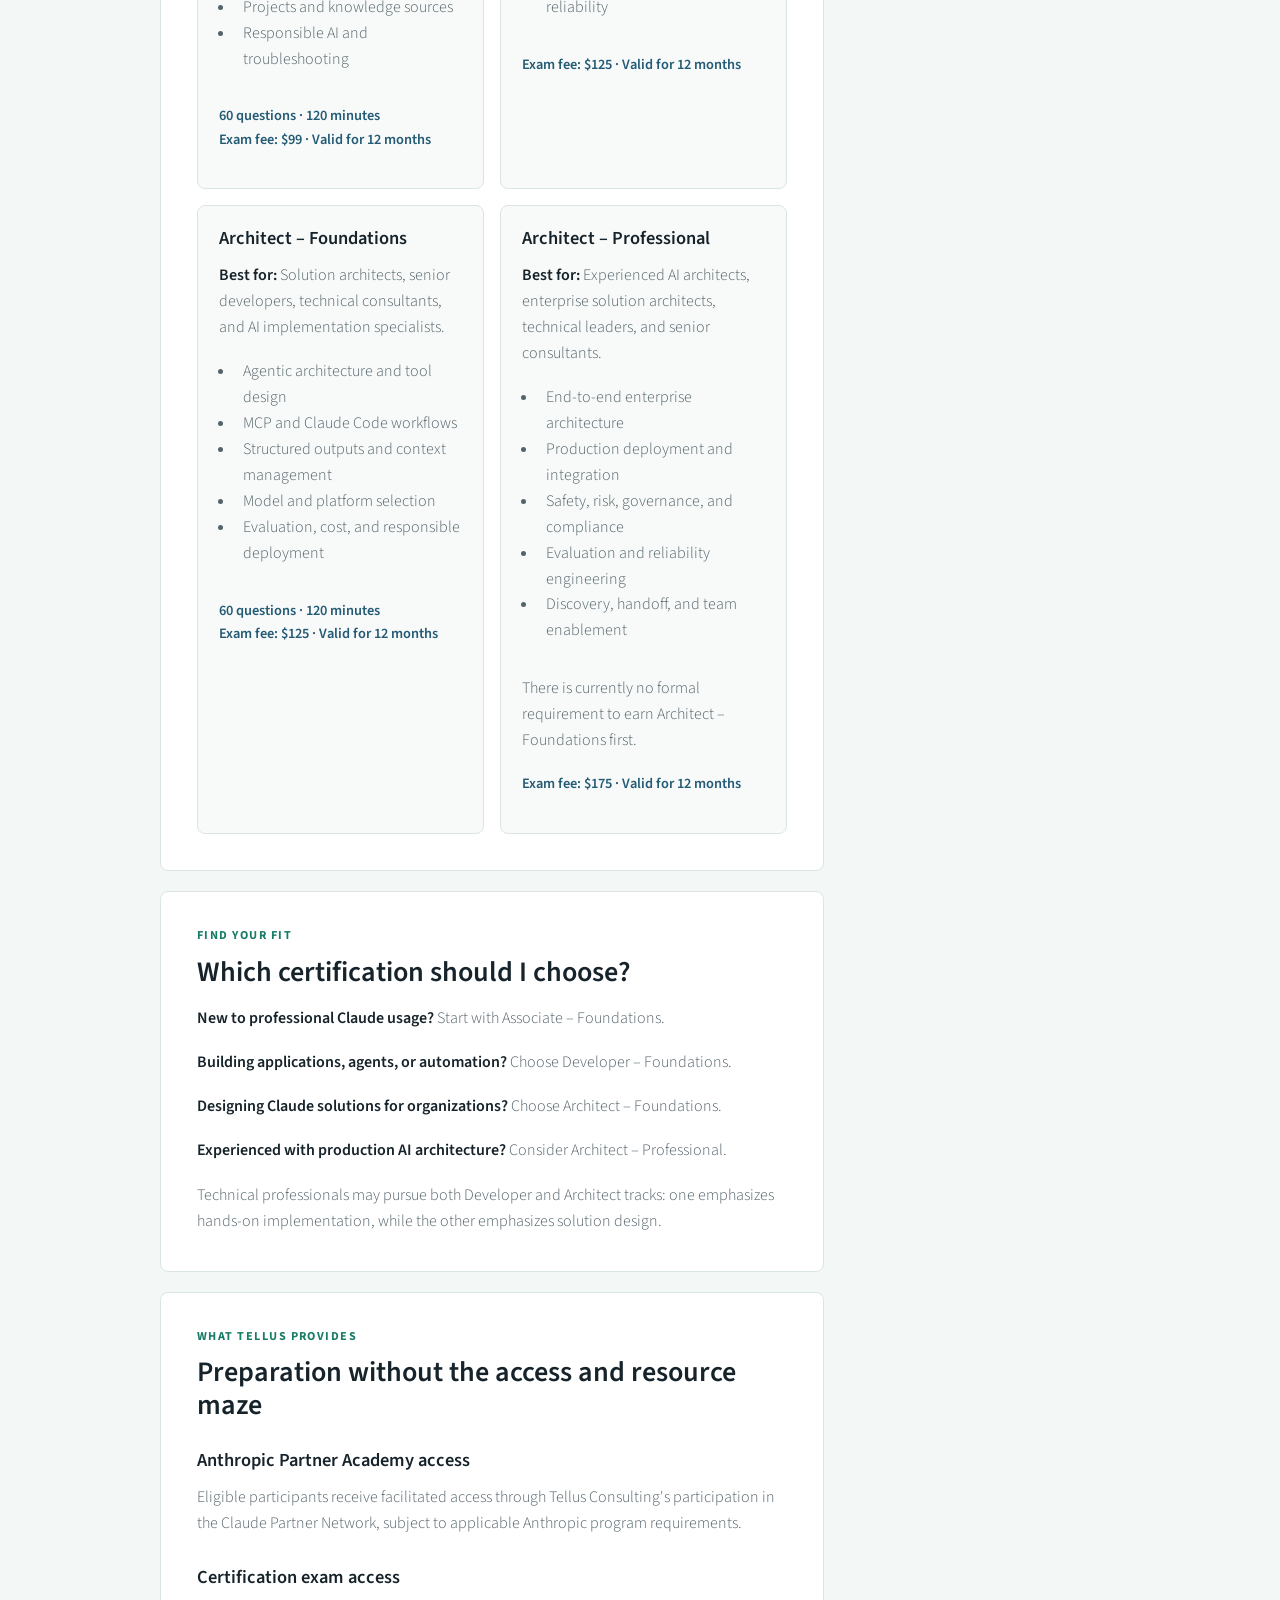
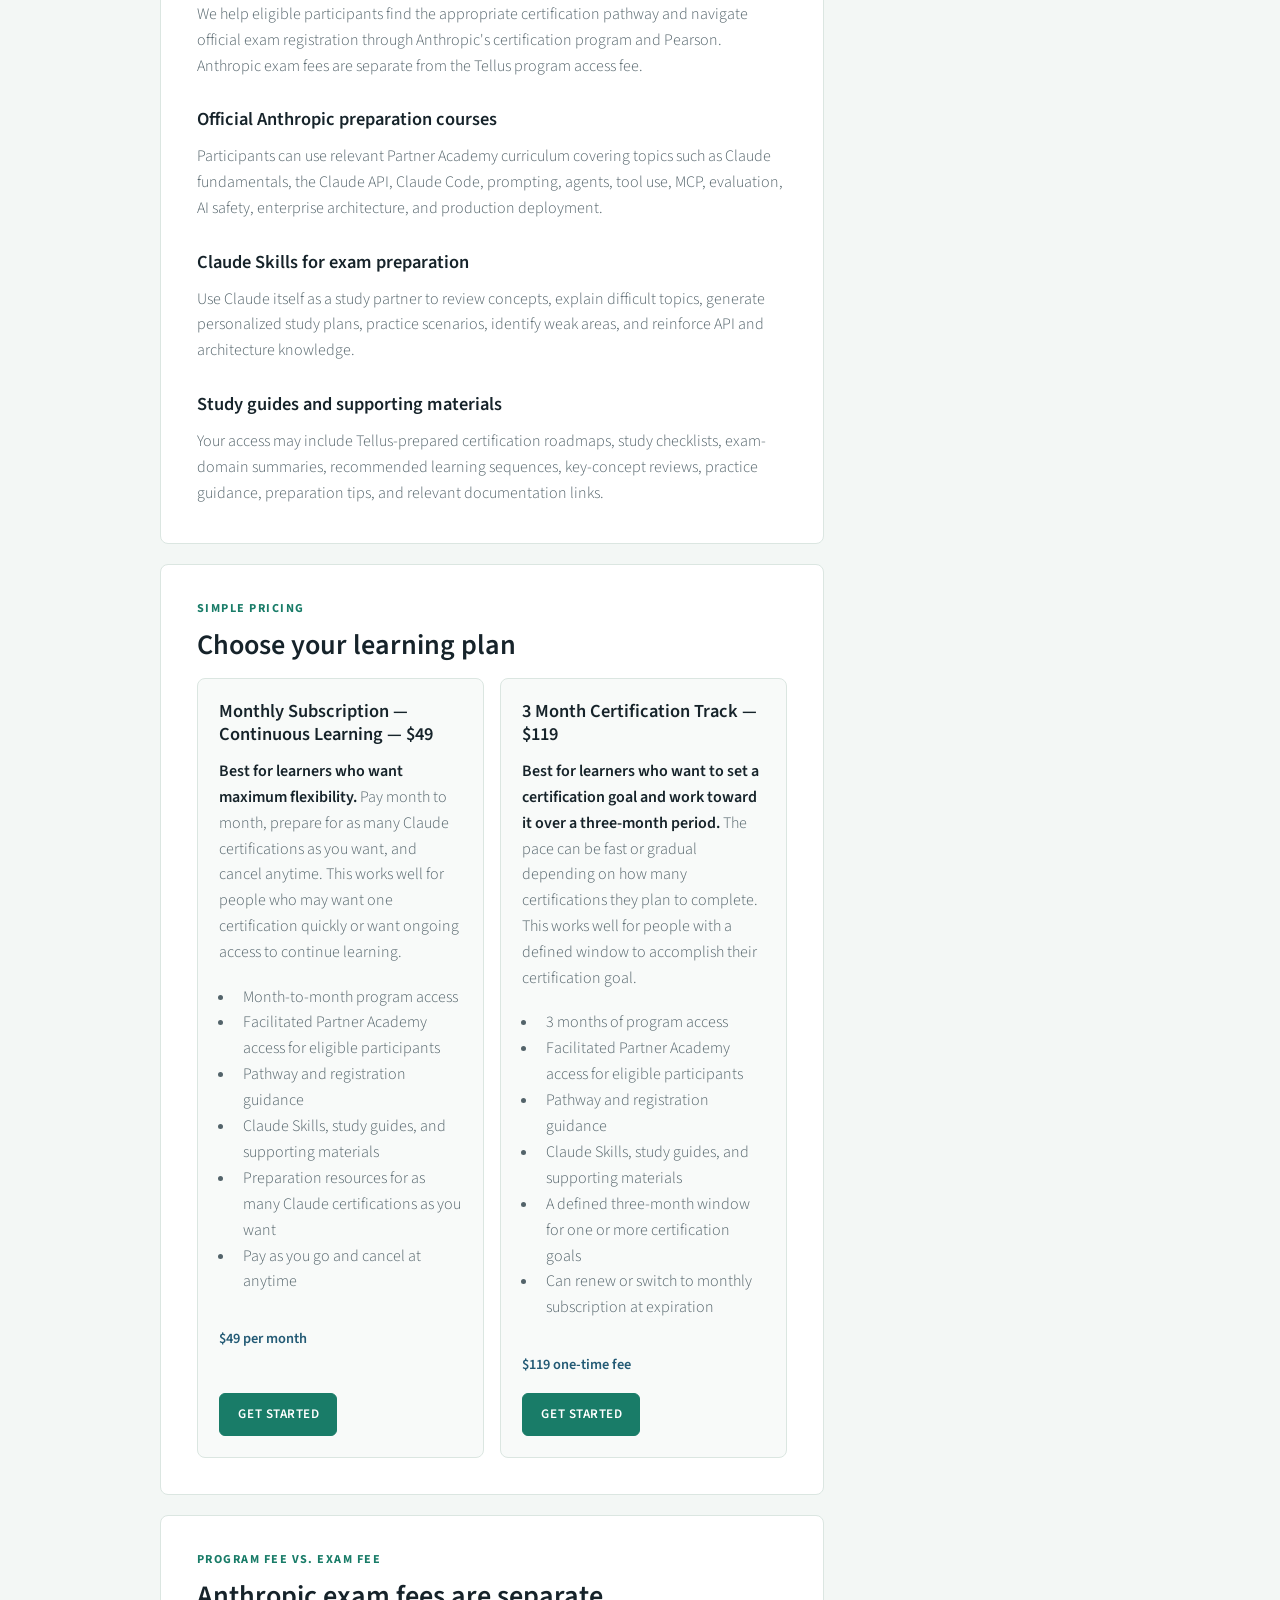
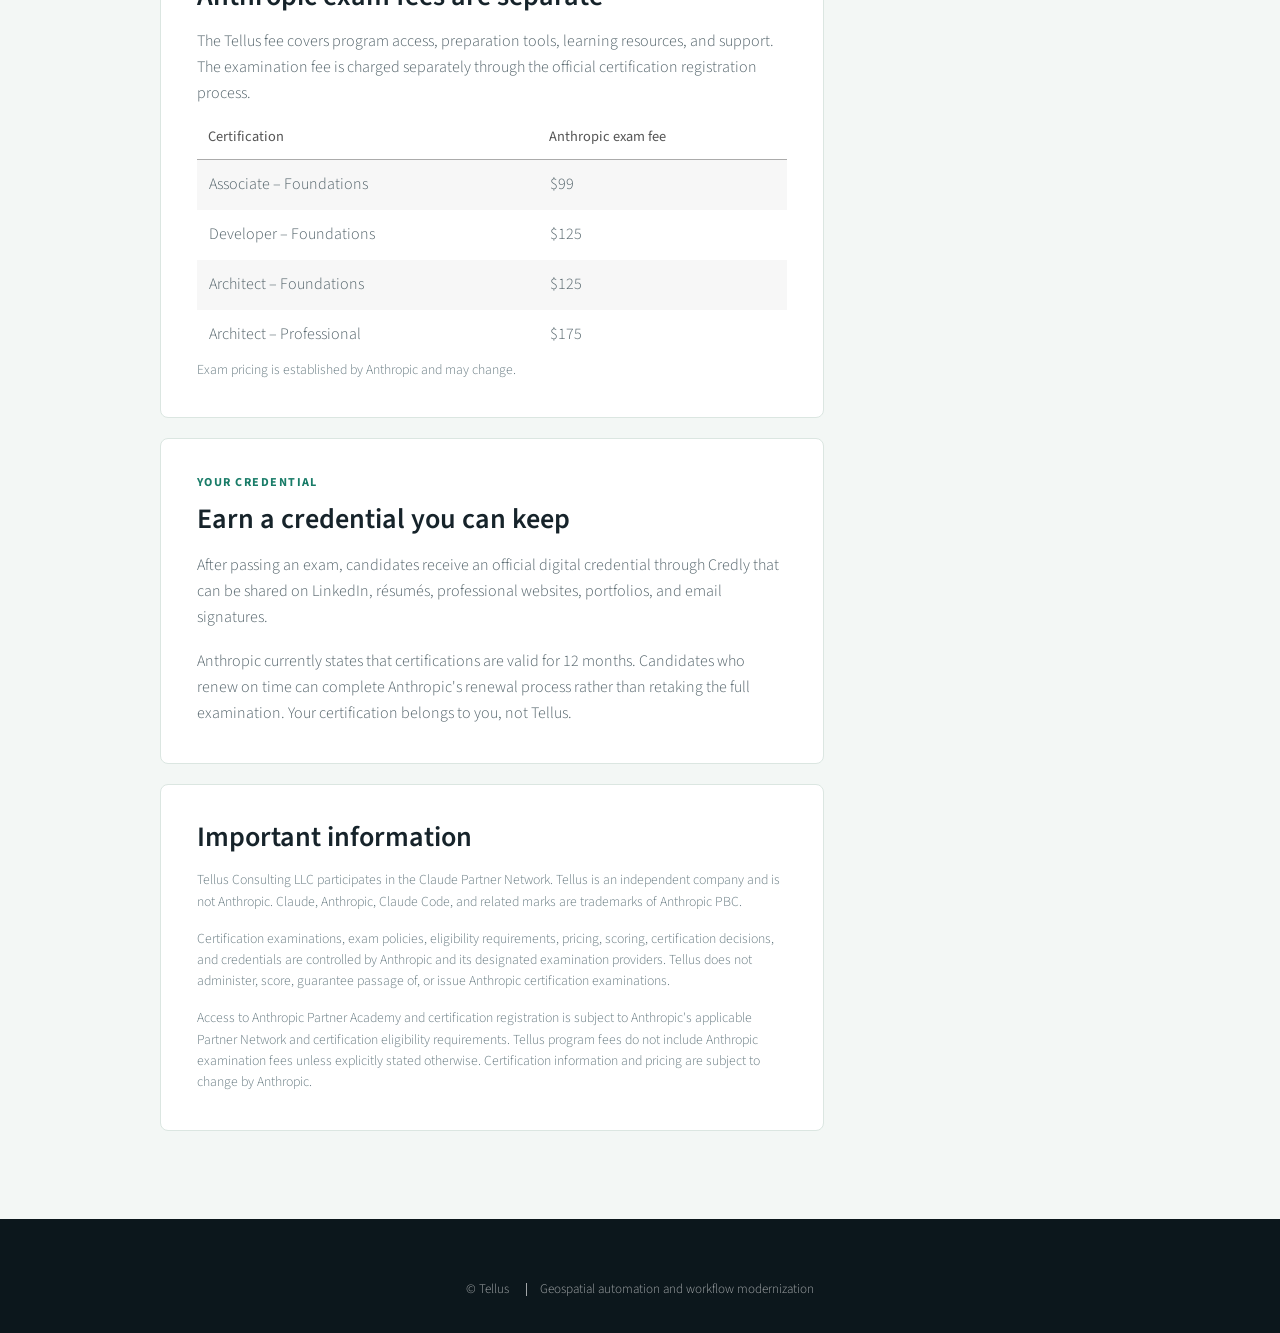
<file: claude-certification.html>
<!DOCTYPE HTML>
<html lang="en">

<head>
    <title>Claude Certification Access &amp; Preparation | Tellus</title>
    <link rel="icon" type="image/png" href="/images/tellus_symbol_square_clear.png" />
    <meta charset="utf-8" />
    <meta name="viewport" content="width=device-width, initial-scale=1, user-scalable=no" />
    <meta name="description"
        content="Claude certification access, Partner Academy guidance, and exam preparation for eligible Tellus clients and partners." />
    <link rel="canonical" href="https://www.tellusai.com/claude-certification.html" />
    <meta property="og:type" content="website" />
    <meta property="og:title" content="Claude Certification Access &amp; Preparation | Tellus" />
    <meta property="og:description"
        content="A guided path to Claude certification for eligible Tellus clients and partners." />
    <meta property="og:url" content="https://www.tellusai.com/claude-certification.html" />
    <meta name="twitter:card" content="summary" />
    <script
        type="application/ld+json">{"@context":"https://schema.org","@type":"Service","name":"Claude Certification Access & Preparation","provider":{"@id":"https://www.tellusai.com/#organization"},"audience":{"@type":"Audience","audienceType":"Tellus clients and partners"},"description":"Facilitated Anthropic Partner Academy access, certification preparation resources, study guidance, and exam registration support for eligible Tellus clients and partners."}</script>
    <link rel="stylesheet" href="/assets/css/main.css?v=20260813" />
    <link rel="stylesheet" href="/assets/css/tellus.css?v=20260821" />
</head>

<body class="is-preload insights-page certification-page">
    <div class="certification-notice" role="note">Exclusive eligibility: This service is available only to Tellus
        clients and partners.</div>
    <header class="insights-page-top">
        <nav class="site-nav"><a class="brand" href="/index.html"><img src="/images/Tellus_Logo_clear.png"
                    alt="Tellus" /></a>
            <div class="nav-links"><a href="/services.html" aria-current="page">Services</a><a
                    href="/case-studies.html">Work</a><a href="/insights.html">Insights</a><a
                    href="/about.html">About</a><a href="/index.html#contact">Contact</a></div>
        </nav>
    </header>
    <main>
        <section class="detail-hero">
            <div class="container">
                <p class="eyebrow">Claude certification program</p>
                <h1>Become Claude Certified</h1>
                <p>Build your Claude expertise. Earn an official Anthropic credential.</p>
                <p>Tellus provides eligible clients and partners with facilitated Partner Academy access, certification
                    preparation resources, Claude Skills, study guidance, and supporting materials.</p>
                <div class="hero-actions"><a class="button primary"
                        href="mailto:info@tellusai.com?subject=Claude%20Certification%20Access">Request
                        Access</a></div>
            </div>
        </section>
        <section class="main tellus-section certification-content">
            <div class="container certification-layout">
                <div class="certification-main">
                    <section class="certification-card" id="overview">
                        <p class="eyebrow">Build your expertise</p>
                        <h2>A simple path from preparation to exam registration</h2>
                        <p>Claude is rapidly becoming one of the leading AI platforms for professional work, software
                            development, agentic applications, and enterprise AI solutions.</p>
                        <p>Anthropic's Claude Certification Program provides role-based professional credentials
                            designed to validate practical skills working with Claude. Certifications are delivered
                            through the Anthropic Partner Academy and are currently available across Associate,
                            Developer, and Architect roles.</p>
                        <p>Whether you want flexible month-to-month learning or a defined three-month certification
                            goal, Tellus helps you prepare efficiently for one or more certifications.</p>
                    </section>
                    <section class="certification-card" id="tracks">
                        <p class="eyebrow">Choose your track</p>
                        <h2>Four Claude certifications</h2>
                        <div class="certification-track-grid">
                            <article class="certification-track">
                                <h3>Associate &ndash; Foundations</h3>
                                <p><strong>Best for:</strong> Business professionals, consultants, project managers,
                                    sales professionals, analysts, AI users, and professionals who use Claude in
                                    day-to-day work.</p>
                                <ul>
                                    <li>Effective prompting and task execution</li>
                                    <li>Evaluating and improving responses</li>
                                    <li>Product and model selection</li>
                                    <li>Projects and knowledge sources</li>
                                    <li>Responsible AI and troubleshooting</li>
                                </ul>
                                <p class="track-meta">60 questions &middot; 120 minutes<br />Exam fee: $99 &middot;
                                    Valid for 12 months</p>
                            </article>
                            <article class="certification-track">
                                <h3>Developer &ndash; Foundations</h3>
                                <p><strong>Best for:</strong> Software developers, AI engineers, data scientists,
                                    automation engineers, and technical professionals building with Claude.</p>
                                <ul>
                                    <li>Claude API and production prompting</li>
                                    <li>Tool use and agent orchestration</li>
                                    <li>Claude Code and MCP</li>
                                    <li>Context, evaluation, and testing</li>
                                    <li>Security, cost, latency, and reliability</li>
                                </ul>
                                <p class="track-meta">Exam fee: $125 &middot; Valid for 12 months</p>
                            </article>
                            <article class="certification-track">
                                <h3>Architect &ndash; Foundations</h3>
                                <p><strong>Best for:</strong> Solution architects, senior developers, technical
                                    consultants, and AI implementation specialists.</p>
                                <ul>
                                    <li>Agentic architecture and tool design</li>
                                    <li>MCP and Claude Code workflows</li>
                                    <li>Structured outputs and context management</li>
                                    <li>Model and platform selection</li>
                                    <li>Evaluation, cost, and responsible deployment</li>
                                </ul>
                                <p class="track-meta">60 questions &middot; 120 minutes<br />Exam fee: $125 &middot;
                                    Valid for 12 months</p>
                            </article>
                            <article class="certification-track">
                                <h3>Architect &ndash; Professional</h3>
                                <p><strong>Best for:</strong> Experienced AI architects, enterprise solution architects,
                                    technical leaders, and senior consultants.</p>
                                <ul>
                                    <li>End-to-end enterprise architecture</li>
                                    <li>Production deployment and integration</li>
                                    <li>Safety, risk, governance, and compliance</li>
                                    <li>Evaluation and reliability engineering</li>
                                    <li>Discovery, handoff, and team enablement</li>
                                </ul>
                                <p>There is currently no formal requirement to earn Architect &ndash; Foundations first.
                                </p>
                                <p class="track-meta">Exam fee: $175 &middot; Valid for 12 months</p>
                            </article>
                        </div>
                    </section>
                    <section class="certification-card" id="choose">
                        <p class="eyebrow">Find your fit</p>
                        <h2>Which certification should I choose?</h2>
                        <p><strong>New to professional Claude usage?</strong> Start with Associate &ndash; Foundations.
                        </p>
                        <p><strong>Building applications, agents, or automation?</strong> Choose Developer &ndash;
                            Foundations.</p>
                        <p><strong>Designing Claude solutions for organizations?</strong> Choose Architect &ndash;
                            Foundations.</p>
                        <p><strong>Experienced with production AI architecture?</strong> Consider Architect &ndash;
                            Professional.</p>
                        <p>Technical professionals may pursue both Developer and Architect tracks: one emphasizes
                            hands-on implementation, while the other emphasizes solution design.</p>
                    </section>
                    <section class="certification-card" id="included">
                        <p class="eyebrow">What Tellus provides</p>
                        <h2>Preparation without the access and resource maze</h2>
                        <h3>Anthropic Partner Academy access</h3>
                        <p>Eligible participants receive facilitated access through Tellus Consulting's participation in
                            the Claude Partner Network, subject to applicable Anthropic program requirements.</p>
                        <h3>Certification exam access</h3>
                        <p>We help eligible participants find the appropriate certification pathway and navigate
                            official exam registration through Anthropic's certification program and Pearson. Anthropic
                            exam fees are separate from the Tellus program access fee.</p>
                        <h3>Official Anthropic preparation courses</h3>
                        <p>Participants can use relevant Partner Academy curriculum covering topics such as Claude
                            fundamentals, the Claude API, Claude Code, prompting, agents, tool use, MCP, evaluation, AI
                            safety, enterprise architecture, and production deployment.</p>
                        <h3>Claude Skills for exam preparation</h3>
                        <p>Use Claude itself as a study partner to review concepts, explain difficult topics, generate
                            personalized study plans, practice scenarios, identify weak areas, and reinforce API and
                            architecture knowledge.</p>
                        <h3>Study guides and supporting materials</h3>
                        <p>Your access may include Tellus-prepared certification roadmaps, study checklists, exam-domain
                            summaries, recommended learning sequences, key-concept reviews, practice guidance,
                            preparation tips, and relevant documentation links.</p>
                    </section>
                    <section class="certification-card" id="pricing">
                        <p class="eyebrow">Simple pricing</p>
                        <h2>Choose your learning plan</h2>
                        <div class="pricing-grid">
                            <article class="pricing-option">
                                <h3>Monthly Subscription &mdash; Continuous Learning &mdash; $49</h3>
                                <p><strong>Best for learners who want maximum flexibility.</strong> Pay month to month,
                                    prepare for as many Claude certifications as you want, and cancel anytime. This
                                    works well for people who may want one certification quickly or want ongoing access
                                    to continue learning.</p>
                                <ul>
                                    <li>Month-to-month program access</li>
                                    <li>Facilitated Partner Academy access for eligible participants</li>
                                    <li>Pathway and registration guidance</li>
                                    <li>Claude Skills, study guides, and supporting materials</li>
                                    <li>Preparation resources for as many Claude certifications as you want</li>
                                    <li>Pay as you go and cancel at anytime</li>
                                </ul>
                                <p class="track-meta">$49 per month</p><a class="button primary"
                                    href="https://buy.stripe.com/eVq3cu8jy0eNgAreYwfjG02"
                                    aria-label="Get started with the Monthly Subscription for Continuous Learning">Get
                                    Started</a>
                            </article>
                            <article class="pricing-option">
                                <h3>3 Month Certification Track &mdash; $119</h3>
                                <p><strong>Best for learners who want to set a certification goal and work toward it
                                        over a three-month period.</strong> The pace can be fast or gradual depending on
                                    how many certifications they plan to complete. This works well for people with a
                                    defined window to accomplish their certification goal.</p>
                                <ul>
                                    <li>3 months of program access</li>
                                    <li>Facilitated Partner Academy access for eligible participants</li>
                                    <li>Pathway and registration guidance</li>
                                    <li>Claude Skills, study guides, and supporting materials</li>
                                    <li>A defined three-month window for one or more certification goals</li>
                                    <li>Can renew or switch to monthly subscription at expiration</li>
                                </ul>
                                <p class="track-meta">$119 one-time fee</p><a class="button primary"
                                    href="https://buy.stripe.com/5kQ8wOarG4v31Fx4jSfjG03"
                                    aria-label="Get started with the 3 Month Certification Track">Get Started</a>
                            </article>
                        </div>
                    </section>
                    <section class="certification-card" id="fees">
                        <p class="eyebrow">Program fee vs. exam fee</p>
                        <h2>Anthropic exam fees are separate</h2>
                        <p>The Tellus fee covers program access, preparation tools, learning resources, and support. The
                            examination fee is charged separately through the official certification registration
                            process.</p>
                        <div class="certification-table">
                            <table>
                                <thead>
                                    <tr>
                                        <th>Certification</th>
                                        <th>Anthropic exam fee</th>
                                    </tr>
                                </thead>
                                <tbody>
                                    <tr>
                                        <td>Associate &ndash; Foundations</td>
                                        <td>$99</td>
                                    </tr>
                                    <tr>
                                        <td>Developer &ndash; Foundations</td>
                                        <td>$125</td>
                                    </tr>
                                    <tr>
                                        <td>Architect &ndash; Foundations</td>
                                        <td>$125</td>
                                    </tr>
                                    <tr>
                                        <td>Architect &ndash; Professional</td>
                                        <td>$175</td>
                                    </tr>
                                </tbody>
                            </table>
                        </div>
                        <p class="fine-print">Exam pricing is established by Anthropic and may change.</p>
                    </section>
                    <section class="certification-card" id="credential">
                        <p class="eyebrow">Your credential</p>
                        <h2>Earn a credential you can keep</h2>
                        <p>After passing an exam, candidates receive an official digital credential through Credly that
                            can be shared on LinkedIn, r&eacute;sum&eacute;s, professional websites, portfolios, and
                            email signatures.</p>
                        <p>Anthropic currently states that certifications are valid for 12 months. Candidates who renew
                            on time can complete Anthropic's renewal process rather than retaking the full examination.
                            Your certification belongs to you, not Tellus.</p>
                    </section>
                    <section class="certification-card fine-print" id="important">
                        <h2>Important information</h2>
                        <p>Tellus Consulting LLC participates in the Claude Partner Network. Tellus is an independent
                            company and is not Anthropic. Claude, Anthropic, Claude Code, and related marks are
                            trademarks of Anthropic PBC.</p>
                        <p>Certification examinations, exam policies, eligibility requirements, pricing, scoring,
                            certification decisions, and credentials are controlled by Anthropic and its designated
                            examination providers. Tellus does not administer, score, guarantee passage of, or issue
                            Anthropic certification examinations.</p>
                        <p>Access to Anthropic Partner Academy and certification registration is subject to Anthropic's
                            applicable Partner Network and certification eligibility requirements. Tellus program fees
                            do not include Anthropic examination fees unless explicitly stated otherwise. Certification
                            information and pricing are subject to change by Anthropic.</p>
                    </section>
                </div>
                <aside class="certification-card certification-sidebar" aria-label="Page contents">
                    <p class="eyebrow">On this page</p><a href="#tracks">Certification tracks</a><a
                        href="#choose">Choose a certification</a><a href="#included">What Tellus provides</a><a
                        href="#pricing">Pricing</a><a href="#fees">Exam fees</a><a href="#credential">Your
                        credential</a><a href="#important">Important information</a>
                </aside>
            </div>
        </section>
    </main>
    <footer id="footer">
        <ul class="copyright">
            <li>&copy; Tellus</li>
            <li>Geospatial automation and workflow modernization</li>
        </ul>
    </footer>
    <script src="/assets/js/jquery.min.js"></script>
    <script src="/assets/js/browser.min.js"></script>
    <script src="/assets/js/breakpoints.min.js"></script>
    <script src="/assets/js/util.js"></script>
    <script src="/assets/js/main.js"></script>
</body>

</html>
</file>
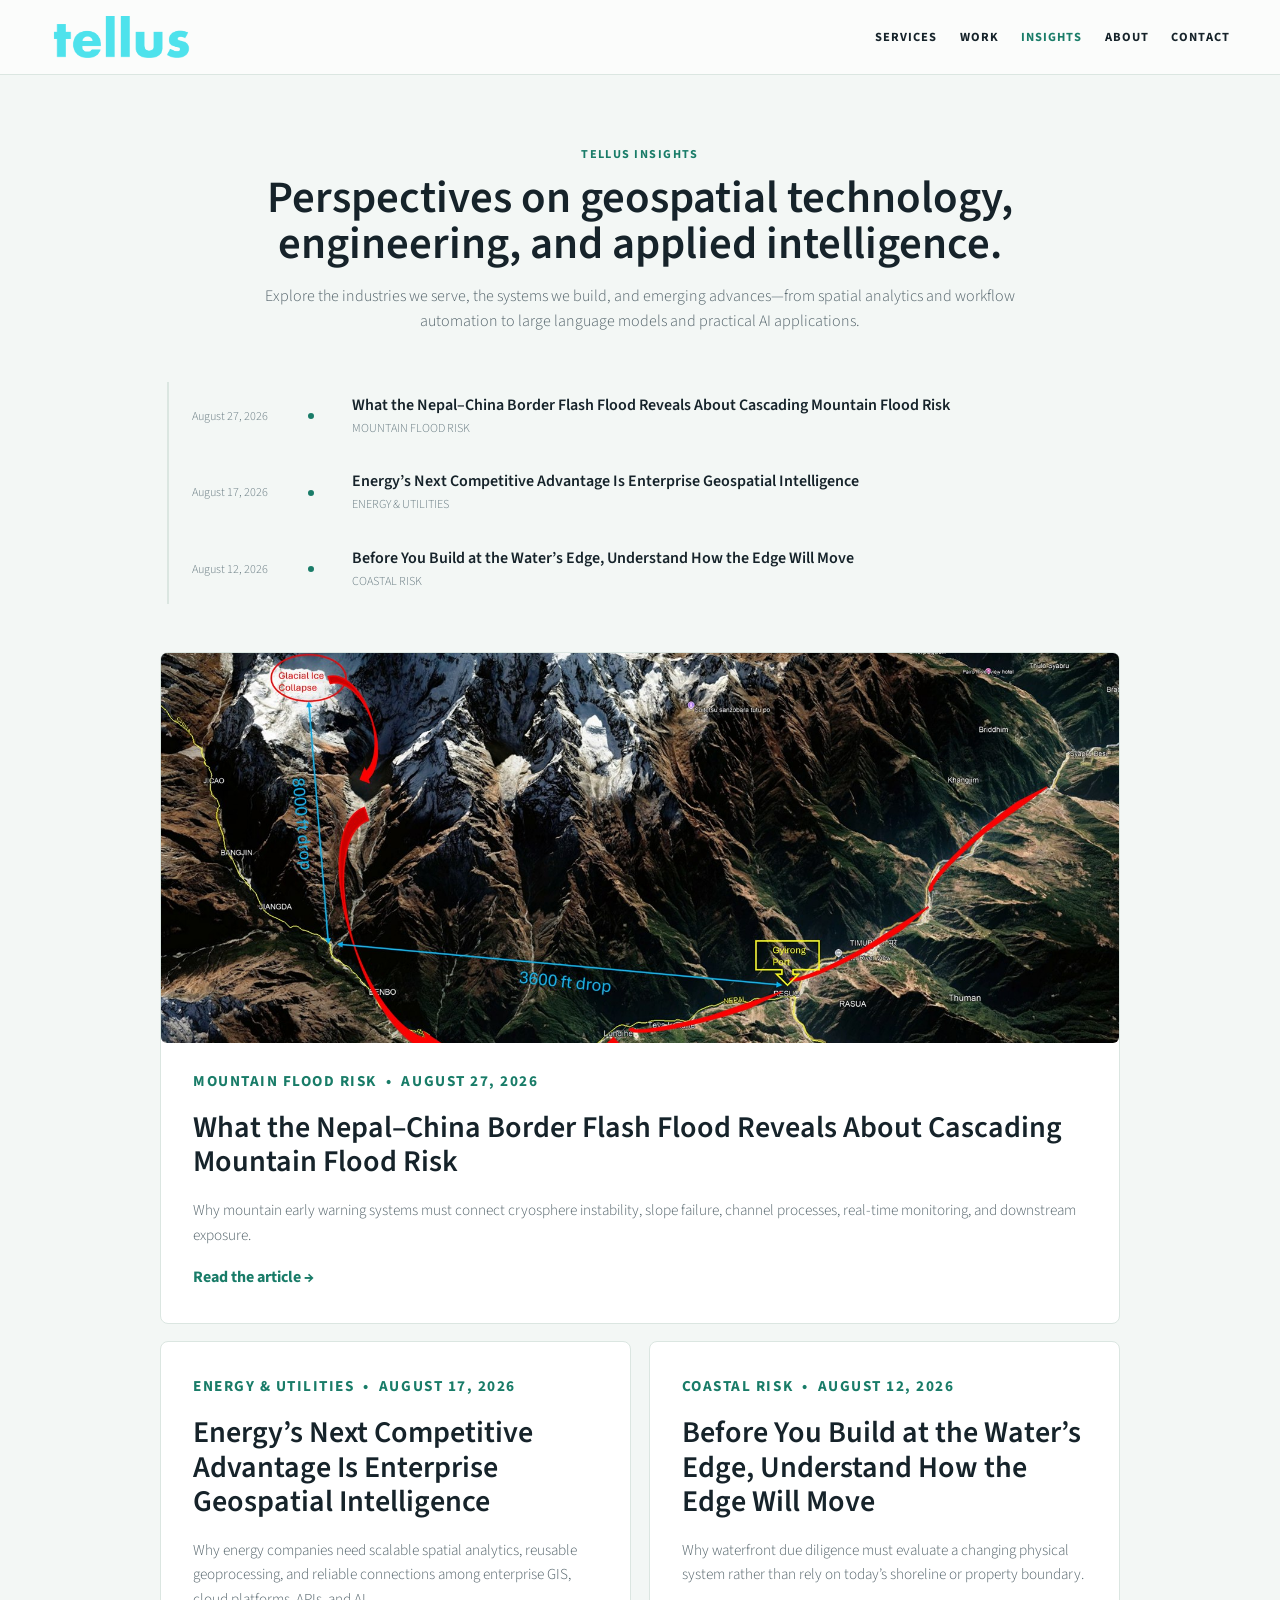
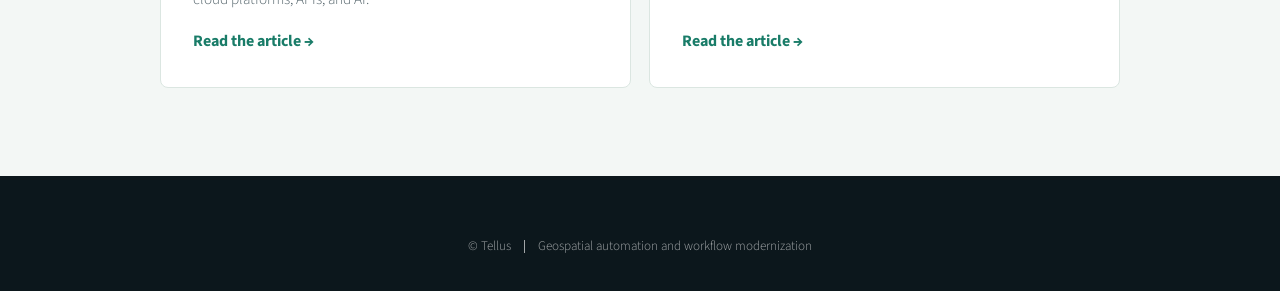
<file: insights.html>
<!DOCTYPE HTML>
<html lang="en"><head>
<title>Geospatial, Engineering &amp; AI Insights | Tellus</title><link rel="icon" type="image/png" href="/images/tellus_symbol_square_clear.png" />
<meta charset="utf-8" /><meta name="viewport" content="width=device-width, initial-scale=1, user-scalable=no" />
<meta name="description" content="Tellus insights on geospatial technology, engineering, industry applications, workflow automation, large language models, and applied AI." />
<link rel="canonical" href="https://www.tellusai.com/insights.html" />
<meta property="og:type" content="website" /><meta property="og:site_name" content="Tellus" /><meta property="og:title" content="Geospatial, Engineering &amp; AI Insights | Tellus" /><meta property="og:description" content="Expert perspectives on spatial analytics, engineering automation, LLMs, and practical AI applications." /><meta property="og:url" content="https://www.tellusai.com/insights.html" />
<meta name="twitter:card" content="summary" /><meta name="twitter:title" content="Tellus Insights" /><meta name="twitter:description" content="Geospatial, engineering, and applied AI perspectives from Tellus." />
<link rel="stylesheet" href="/assets/css/main.css?v=20260813" /><link rel="stylesheet" href="/assets/css/tellus.css?v=20260827" /><noscript><link rel="stylesheet" href="/assets/css/noscript.css?v=20260813" /></noscript>
</head><body class="is-preload insights-page">
<header class="insights-page-top"><nav class="site-nav" aria-label="Primary navigation"><a class="brand" href="/index.html" aria-label="Tellus home"><img src="/images/Tellus_Logo_clear.png" alt="Tellus" /></a><div class="nav-links"><a href="/services.html">Services</a><a href="/case-studies.html">Work</a><a href="/insights.html" aria-current="page">Insights</a><a href="/about.html">About</a><a href="/index.html#contact">Contact</a></div></nav></header>
<main><section class="main tellus-section insights-section"><div class="container">
<div class="section-intro compact insights-page-intro"><p class="eyebrow">Tellus Insights</p><h1>Perspectives on geospatial technology, engineering, and applied intelligence.</h1><p>Explore the industries we serve, the systems we build, and emerging advances&mdash;from spatial analytics and workflow automation to large language models and practical AI applications.</p></div>
<nav class="insights-timeline" aria-label="Insights timeline">
<a class="timeline-entry" href="/articles/nepal-china-border-flash-flood.html"><time datetime="2026-08-27">August 27, 2026</time><span class="timeline-dot" aria-hidden="true"></span><span><strong>What the Nepal&ndash;China Border Flash Flood Reveals About Cascading Mountain Flood Risk</strong><small>Mountain flood risk</small></span></a>
<a class="timeline-entry" href="/articles/enterprise-geospatial-intelligence-energy.html"><time datetime="2026-08-17">August 17, 2026</time><span class="timeline-dot" aria-hidden="true"></span><span><strong>Energy&rsquo;s Next Competitive Advantage Is Enterprise Geospatial Intelligence</strong><small>Energy &amp; utilities</small></span></a>
<a class="timeline-entry" href="/articles/waterfront-site-risk.html"><time datetime="2026-08-12">August 12, 2026</time><span class="timeline-dot" aria-hidden="true"></span><span><strong>Before You Build at the Water&rsquo;s Edge, Understand How the Edge Will Move</strong><small>Coastal risk</small></span></a>
</nav>
<div class="insight-card-grid">
<article class="insight-card insight-card-featured"><img class="insight-card-image" src="/images/nepal_flash_flood_web.jpg" alt="Conceptual terrain view of the cascading flood route toward the Nepal–China border corridor" /><p class="insight-meta">Mountain flood risk &nbsp;&bull;&nbsp; August 27, 2026</p><h2>What the Nepal&ndash;China Border Flash Flood Reveals About Cascading Mountain Flood Risk</h2><p>Why mountain early warning systems must connect cryosphere instability, slope failure, channel processes, real-time monitoring, and downstream exposure.</p><a href="/articles/nepal-china-border-flash-flood.html">Read the article <span aria-hidden="true">&rarr;</span></a></article>
<article class="insight-card"><p class="insight-meta">Energy &amp; utilities &nbsp;&bull;&nbsp; August 17, 2026</p><h2>Energy&rsquo;s Next Competitive Advantage Is Enterprise Geospatial Intelligence</h2><p>Why energy companies need scalable spatial analytics, reusable geoprocessing, and reliable connections among enterprise GIS, cloud platforms, APIs, and AI.</p><a href="/articles/enterprise-geospatial-intelligence-energy.html">Read the article <span aria-hidden="true">&rarr;</span></a></article>
<article class="insight-card"><p class="insight-meta">Coastal risk &nbsp;&bull;&nbsp; August 12, 2026</p><h2>Before You Build at the Water&rsquo;s Edge, Understand How the Edge Will Move</h2><p>Why waterfront due diligence must evaluate a changing physical system rather than rely on today&rsquo;s shoreline or property boundary.</p><a href="/articles/waterfront-site-risk.html">Read the article <span aria-hidden="true">&rarr;</span></a></article>
</div></div></section></main>
<footer id="footer"><ul class="copyright"><li>&copy; Tellus</li><li>Geospatial automation and workflow modernization</li></ul></footer>
<script src="/assets/js/jquery.min.js"></script><script src="/assets/js/jquery.scrolly.min.js"></script><script src="/assets/js/browser.min.js"></script><script src="/assets/js/breakpoints.min.js"></script><script src="/assets/js/util.js"></script><script src="/assets/js/main.js"></script>
</body></html>
</file>
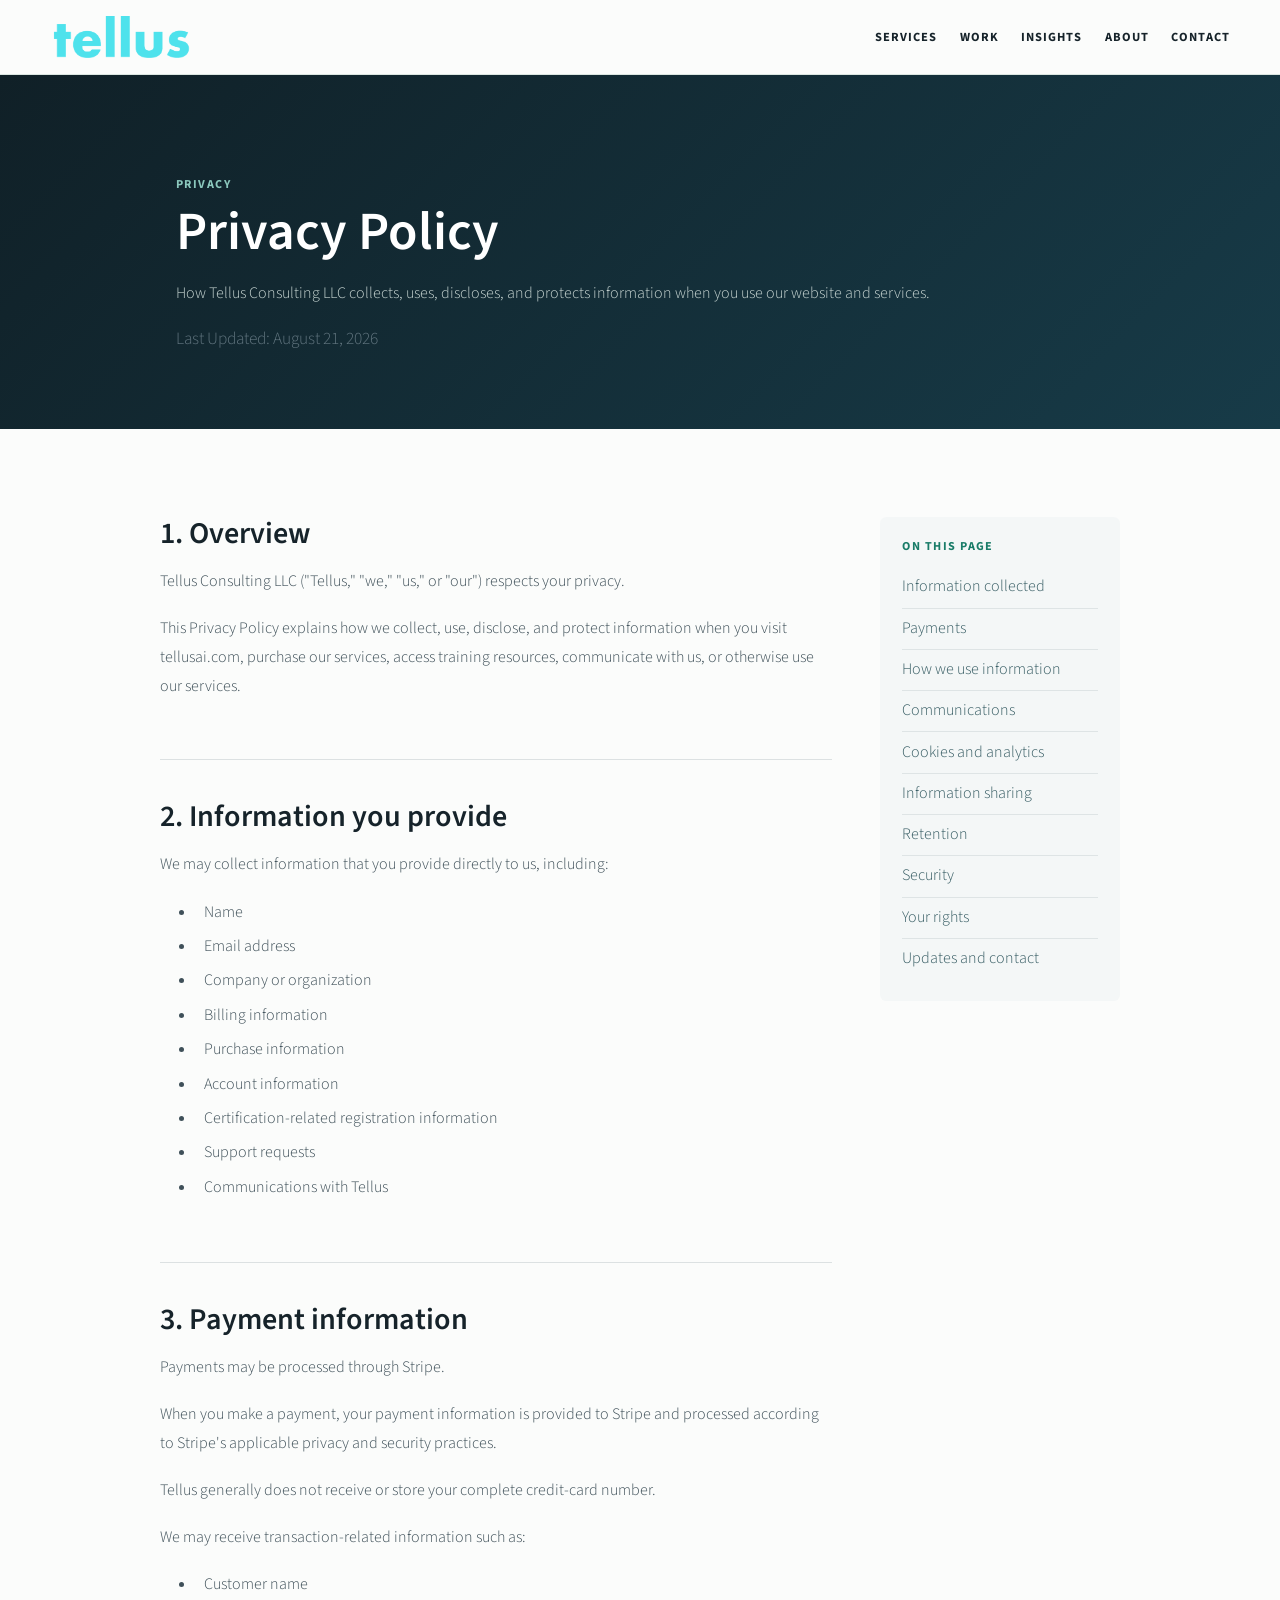
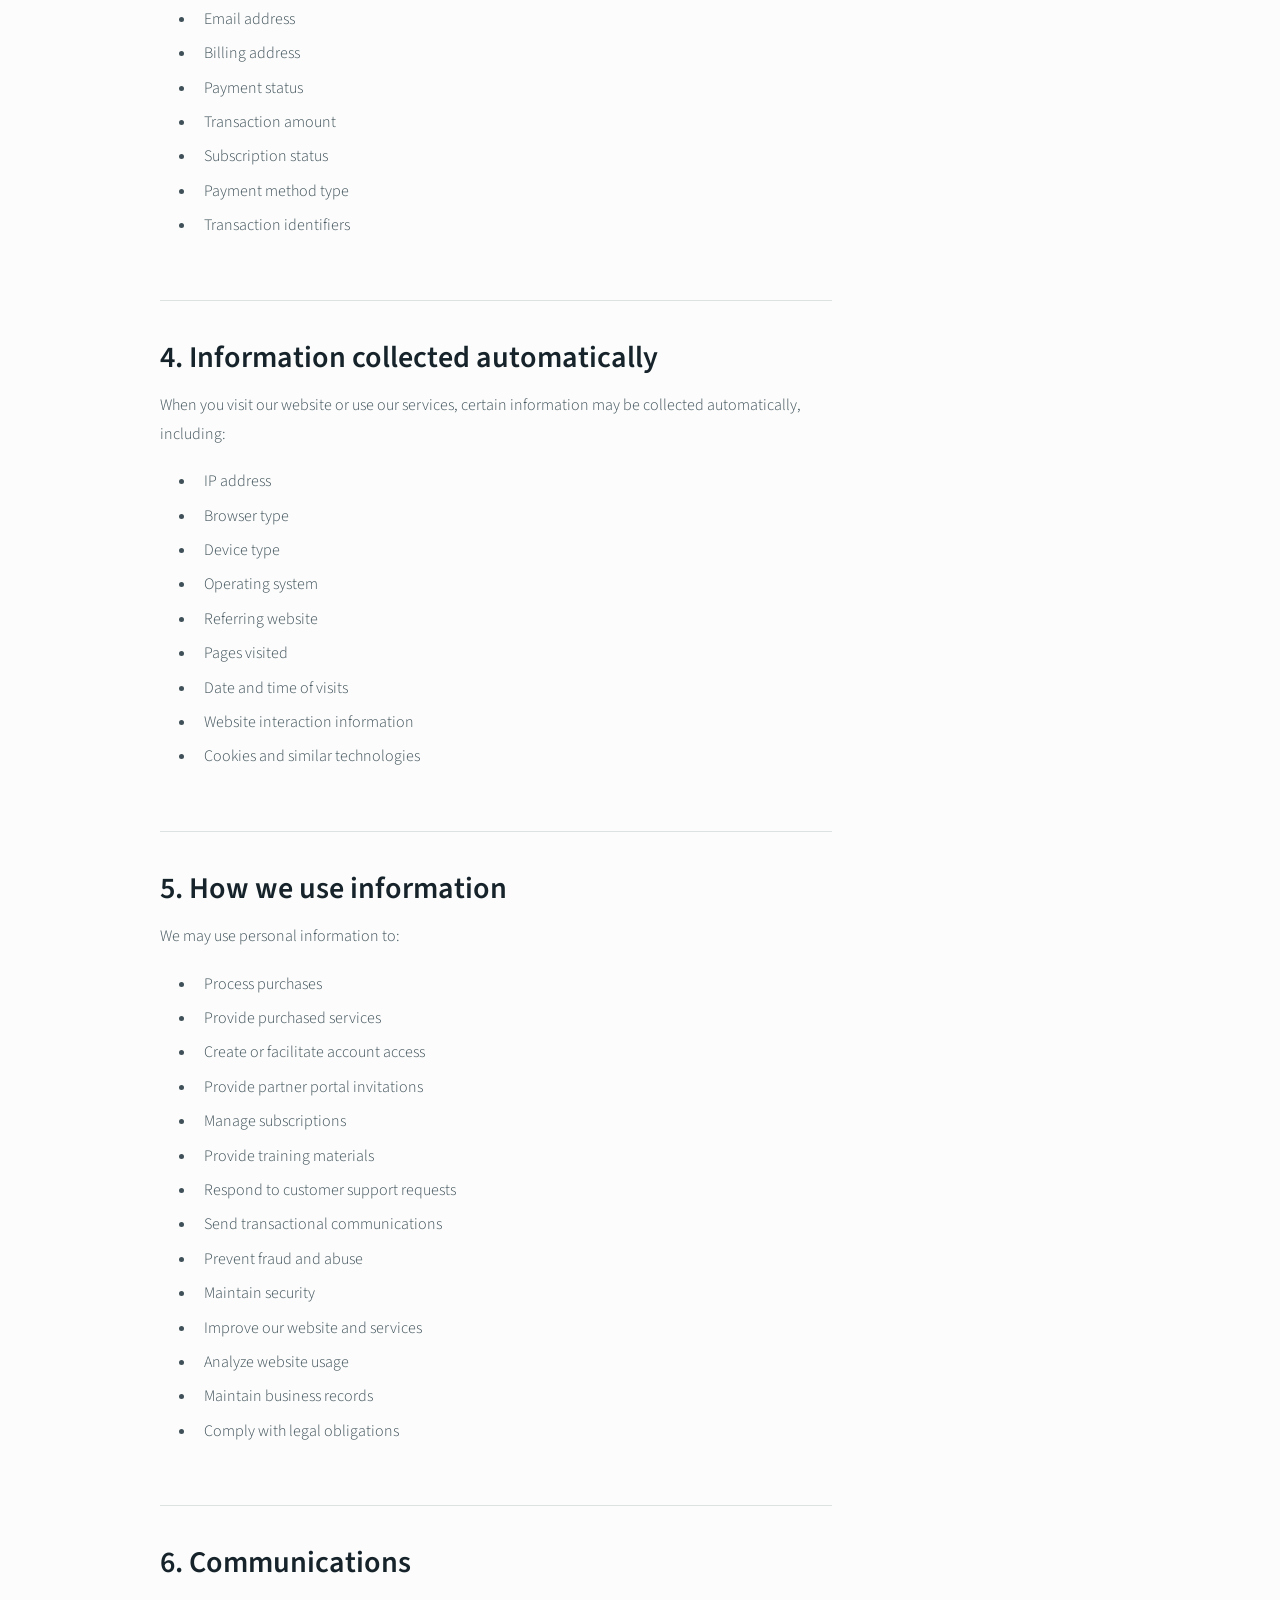
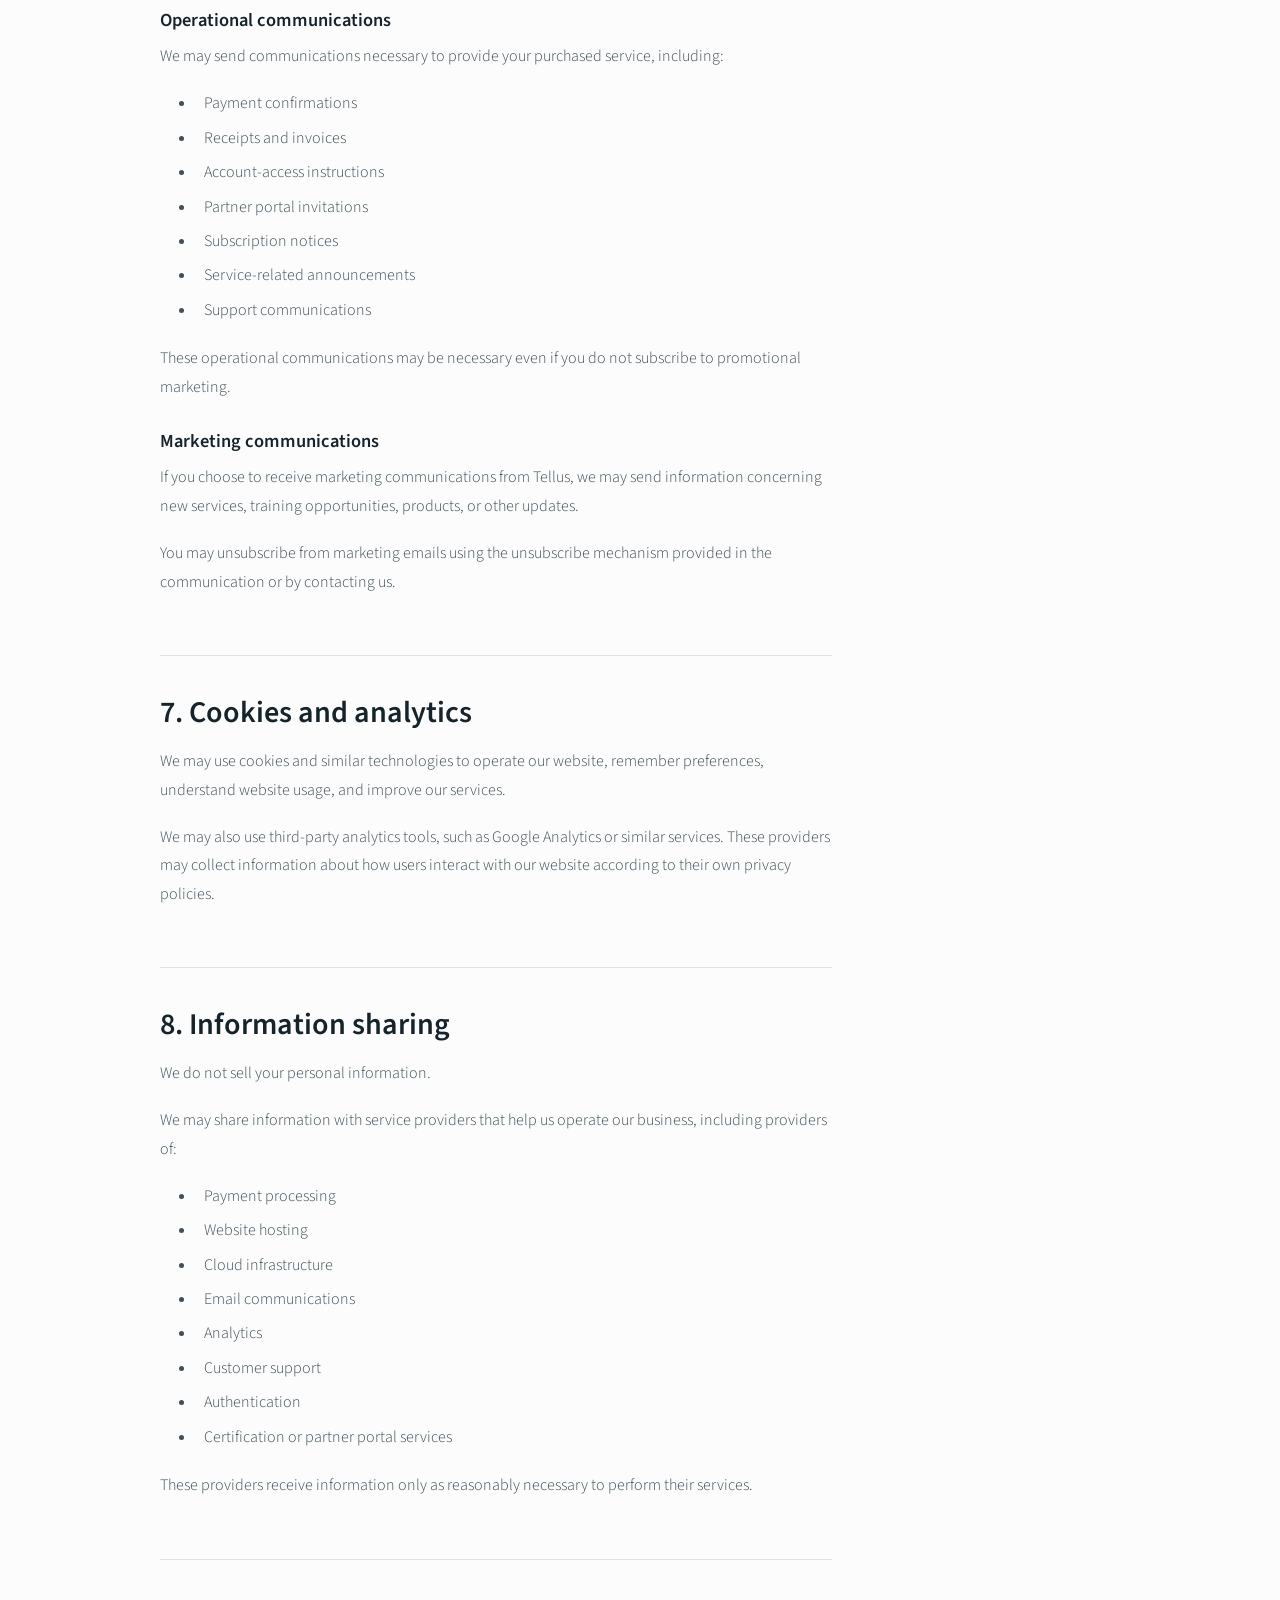
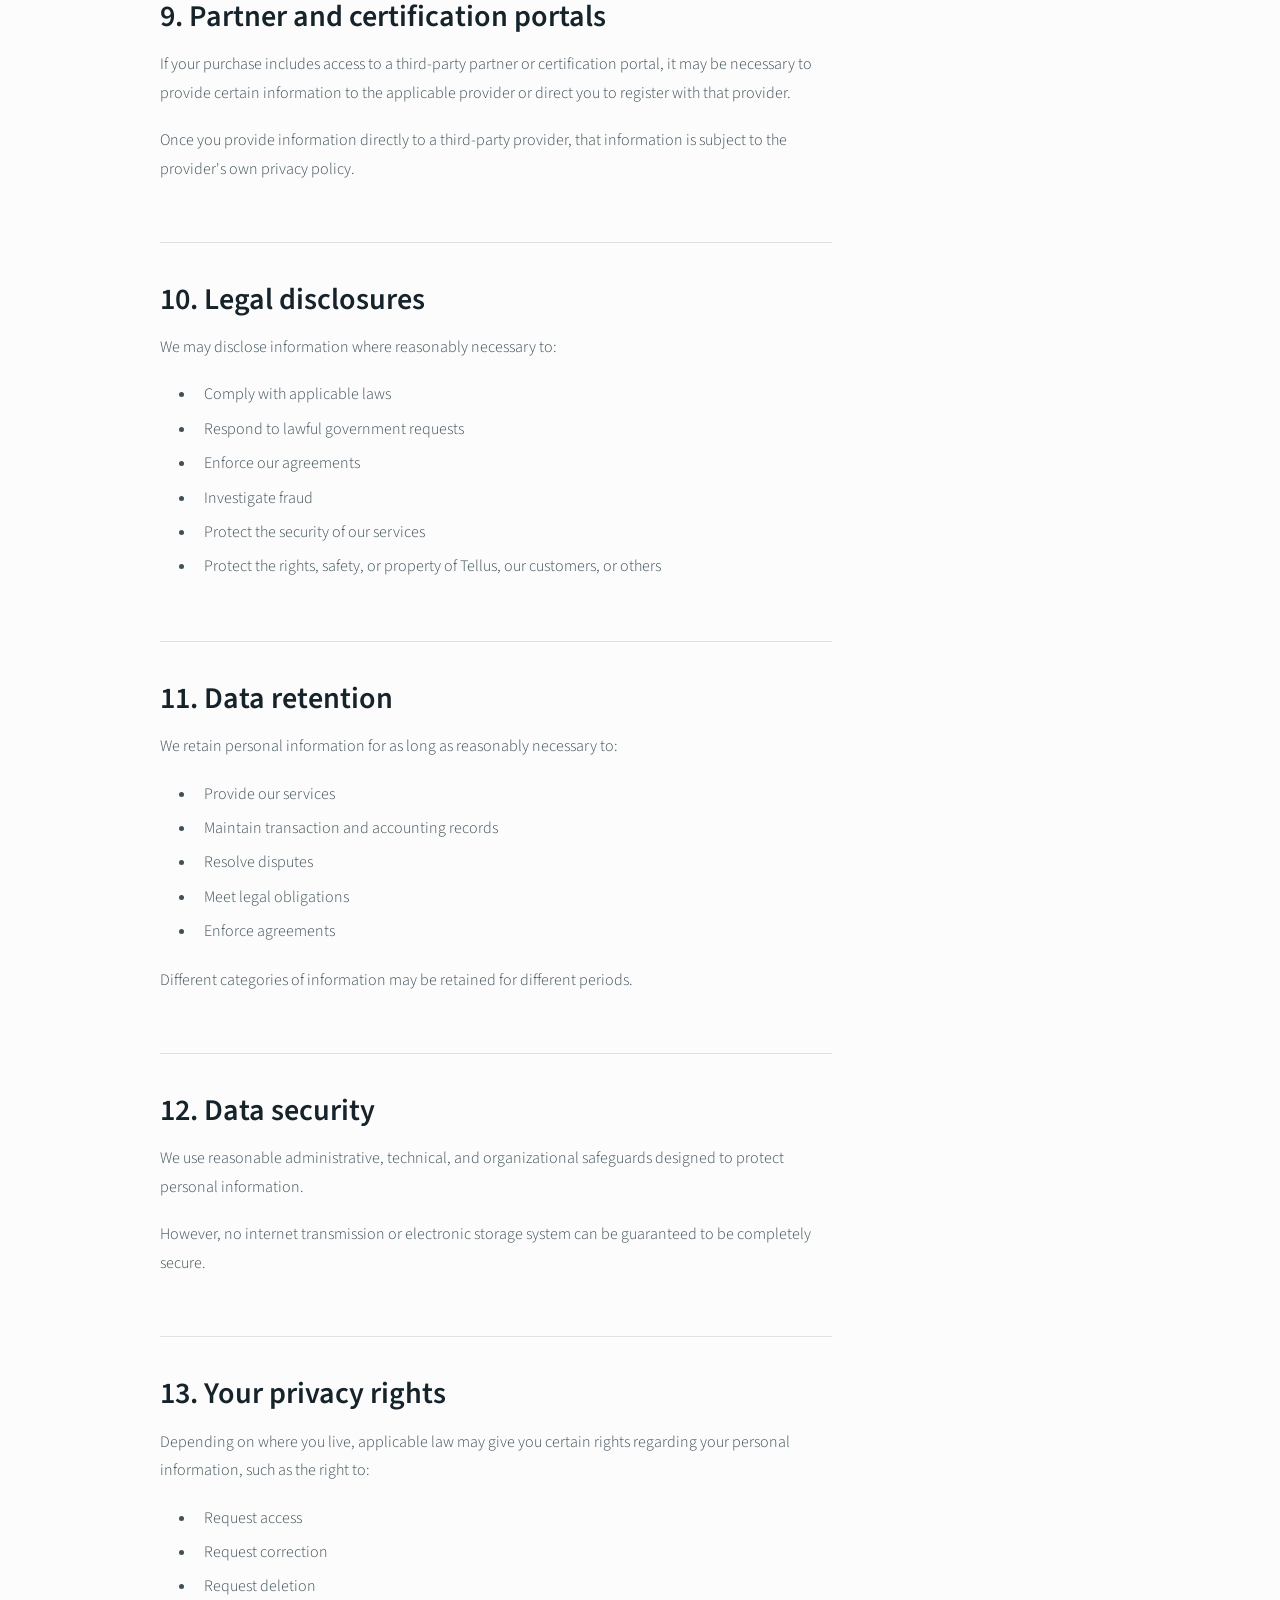
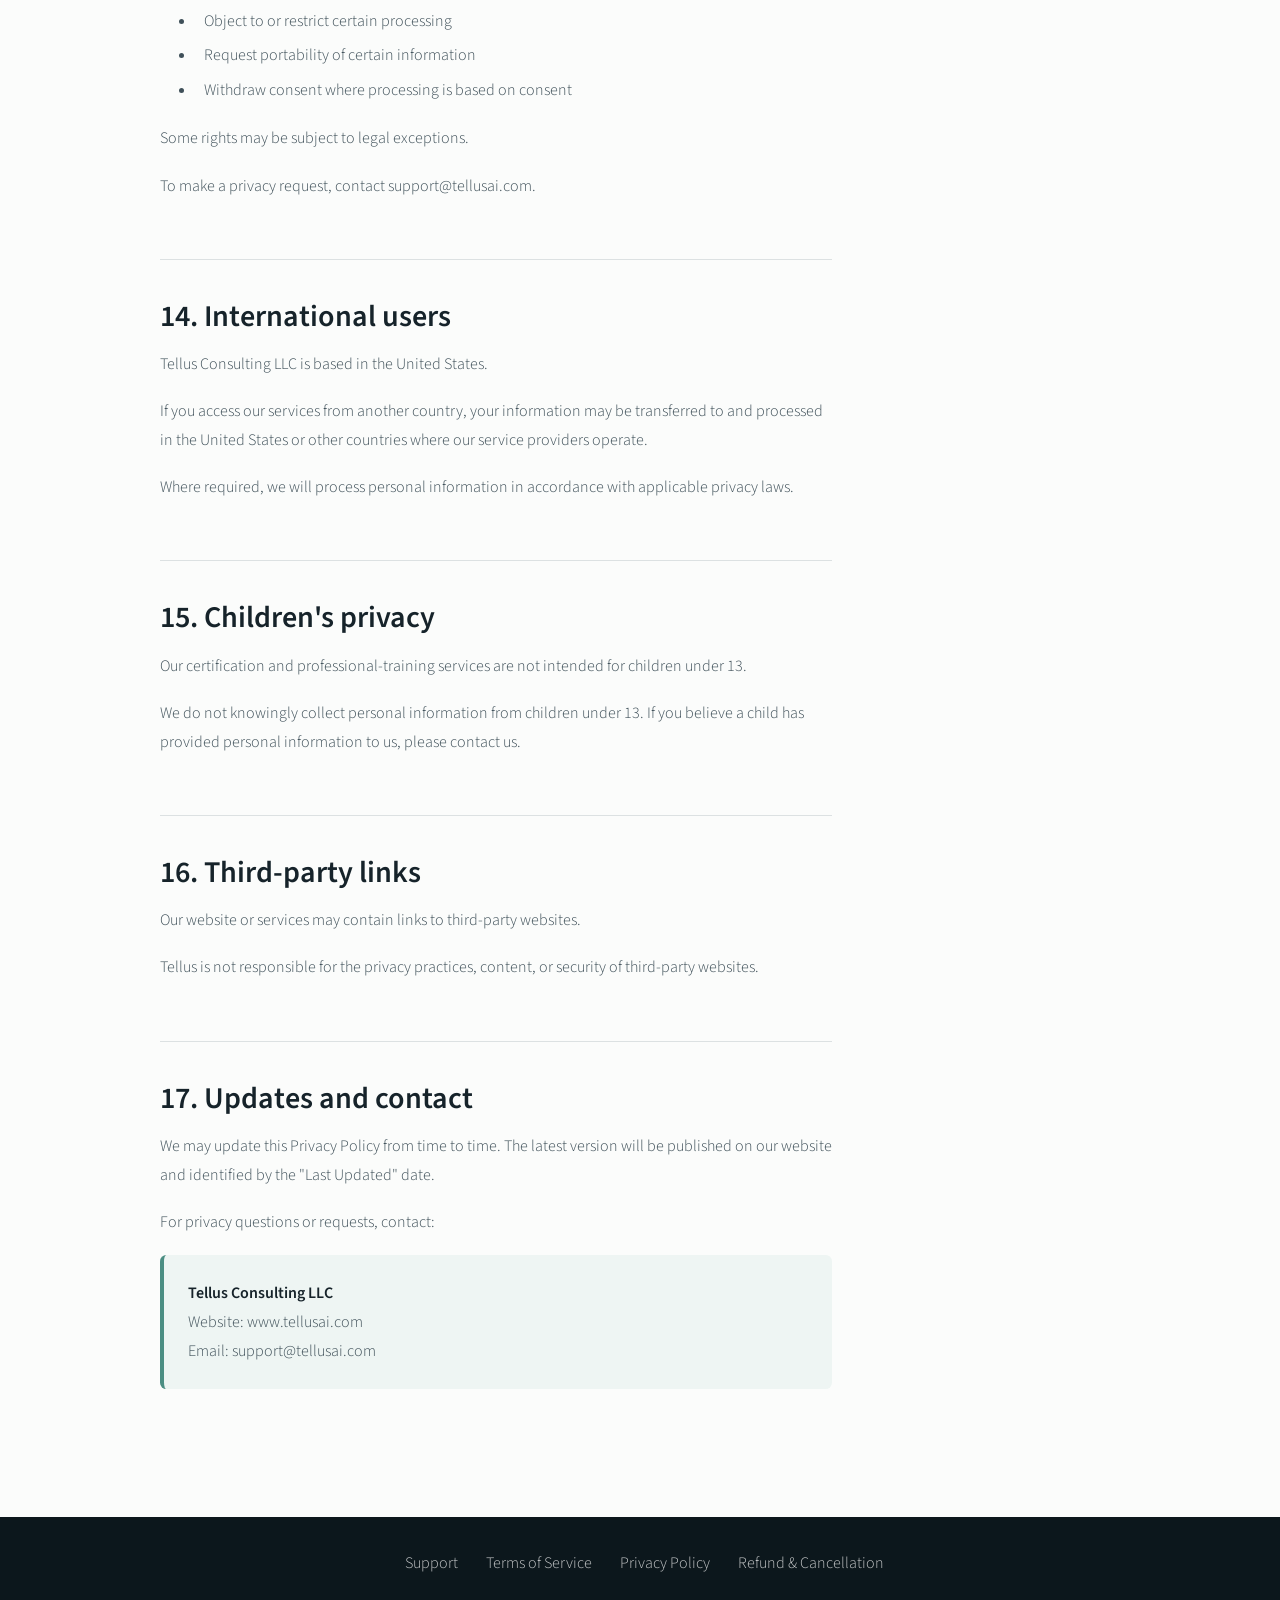
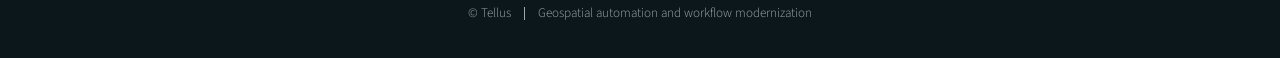
<file: privacy-policy.html>
<!DOCTYPE HTML><html lang="en"><head><title>Privacy Policy | Tellus</title><link rel="icon" type="image/png" href="/images/tellus_symbol_square_clear.png" /><meta charset="utf-8" /><meta name="viewport" content="width=device-width, initial-scale=1, user-scalable=no" /><meta name="description" content="How Tellus Consulting LLC collects, uses, discloses, and protects personal information." /><link rel="canonical" href="https://www.tellusai.com/privacy-policy.html" /><meta property="og:type" content="website" /><meta property="og:title" content="Privacy Policy | Tellus" /><meta property="og:description" content="How Tellus Consulting LLC handles personal information." /><meta property="og:url" content="https://www.tellusai.com/privacy-policy.html" /><meta name="twitter:card" content="summary" /><link rel="stylesheet" href="/assets/css/main.css?v=20260813" /><link rel="stylesheet" href="/assets/css/tellus.css?v=20260821b" /></head>
<body class="is-preload insights-page policy-page"><header class="insights-page-top"><nav class="site-nav"><a class="brand" href="/index.html"><img src="/images/Tellus_Logo_clear.png" alt="Tellus" /></a><div class="nav-links"><a href="/services.html">Services</a><a href="/case-studies.html">Work</a><a href="/insights.html">Insights</a><a href="/about.html">About</a><a href="/index.html#contact">Contact</a></div></nav></header>
<main><section class="detail-hero"><div class="container"><p class="eyebrow">Privacy</p><h1>Privacy Policy</h1><p>How Tellus Consulting LLC collects, uses, discloses, and protects information when you use our website and services.</p><p class="policy-meta">Last Updated: August 21, 2026</p></div></section><section class="main tellus-section"><div class="container policy-layout"><article class="policy-content">
<section class="policy-section" id="overview"><h2>1. Overview</h2><p>Tellus Consulting LLC ("Tellus," "we," "us," or "our") respects your privacy.</p><p>This Privacy Policy explains how we collect, use, disclose, and protect information when you visit tellusai.com, purchase our services, access training resources, communicate with us, or otherwise use our services.</p></section>
<section class="policy-section" id="provide"><h2>2. Information you provide</h2><p>We may collect information that you provide directly to us, including:</p><ul><li>Name</li><li>Email address</li><li>Company or organization</li><li>Billing information</li><li>Purchase information</li><li>Account information</li><li>Certification-related registration information</li><li>Support requests</li><li>Communications with Tellus</li></ul></section>
<section class="policy-section" id="payments"><h2>3. Payment information</h2><p>Payments may be processed through Stripe.</p><p>When you make a payment, your payment information is provided to Stripe and processed according to Stripe's applicable privacy and security practices.</p><p>Tellus generally does not receive or store your complete credit-card number.</p><p>We may receive transaction-related information such as:</p><ul><li>Customer name</li><li>Email address</li><li>Billing address</li><li>Payment status</li><li>Transaction amount</li><li>Subscription status</li><li>Payment method type</li><li>Transaction identifiers</li></ul></section>
<section class="policy-section" id="automatic"><h2>4. Information collected automatically</h2><p>When you visit our website or use our services, certain information may be collected automatically, including:</p><ul><li>IP address</li><li>Browser type</li><li>Device type</li><li>Operating system</li><li>Referring website</li><li>Pages visited</li><li>Date and time of visits</li><li>Website interaction information</li><li>Cookies and similar technologies</li></ul></section>
<section class="policy-section" id="use"><h2>5. How we use information</h2><p>We may use personal information to:</p><ul><li>Process purchases</li><li>Provide purchased services</li><li>Create or facilitate account access</li><li>Provide partner portal invitations</li><li>Manage subscriptions</li><li>Provide training materials</li><li>Respond to customer support requests</li><li>Send transactional communications</li><li>Prevent fraud and abuse</li><li>Maintain security</li><li>Improve our website and services</li><li>Analyze website usage</li><li>Maintain business records</li><li>Comply with legal obligations</li></ul></section>
<section class="policy-section" id="communications"><h2>6. Communications</h2><h3>Operational communications</h3><p>We may send communications necessary to provide your purchased service, including:</p><ul><li>Payment confirmations</li><li>Receipts and invoices</li><li>Account-access instructions</li><li>Partner portal invitations</li><li>Subscription notices</li><li>Service-related announcements</li><li>Support communications</li></ul><p>These operational communications may be necessary even if you do not subscribe to promotional marketing.</p><h3>Marketing communications</h3><p>If you choose to receive marketing communications from Tellus, we may send information concerning new services, training opportunities, products, or other updates.</p><p>You may unsubscribe from marketing emails using the unsubscribe mechanism provided in the communication or by contacting us.</p></section>
<section class="policy-section" id="cookies"><h2>7. Cookies and analytics</h2><p>We may use cookies and similar technologies to operate our website, remember preferences, understand website usage, and improve our services.</p><p>We may also use third-party analytics tools, such as Google Analytics or similar services. These providers may collect information about how users interact with our website according to their own privacy policies.</p></section>
<section class="policy-section" id="sharing"><h2>8. Information sharing</h2><p>We do not sell your personal information.</p><p>We may share information with service providers that help us operate our business, including providers of:</p><ul><li>Payment processing</li><li>Website hosting</li><li>Cloud infrastructure</li><li>Email communications</li><li>Analytics</li><li>Customer support</li><li>Authentication</li><li>Certification or partner portal services</li></ul><p>These providers receive information only as reasonably necessary to perform their services.</p></section>
<section class="policy-section" id="third-party"><h2>9. Partner and certification portals</h2><p>If your purchase includes access to a third-party partner or certification portal, it may be necessary to provide certain information to the applicable provider or direct you to register with that provider.</p><p>Once you provide information directly to a third-party provider, that information is subject to the provider's own privacy policy.</p></section>
<section class="policy-section" id="legal"><h2>10. Legal disclosures</h2><p>We may disclose information where reasonably necessary to:</p><ul><li>Comply with applicable laws</li><li>Respond to lawful government requests</li><li>Enforce our agreements</li><li>Investigate fraud</li><li>Protect the security of our services</li><li>Protect the rights, safety, or property of Tellus, our customers, or others</li></ul></section>
<section class="policy-section" id="retention"><h2>11. Data retention</h2><p>We retain personal information for as long as reasonably necessary to:</p><ul><li>Provide our services</li><li>Maintain transaction and accounting records</li><li>Resolve disputes</li><li>Meet legal obligations</li><li>Enforce agreements</li></ul><p>Different categories of information may be retained for different periods.</p></section>
<section class="policy-section" id="security"><h2>12. Data security</h2><p>We use reasonable administrative, technical, and organizational safeguards designed to protect personal information.</p><p>However, no internet transmission or electronic storage system can be guaranteed to be completely secure.</p></section>
<section class="policy-section" id="rights"><h2>13. Your privacy rights</h2><p>Depending on where you live, applicable law may give you certain rights regarding your personal information, such as the right to:</p><ul><li>Request access</li><li>Request correction</li><li>Request deletion</li><li>Object to or restrict certain processing</li><li>Request portability of certain information</li><li>Withdraw consent where processing is based on consent</li></ul><p>Some rights may be subject to legal exceptions.</p><p>To make a privacy request, contact <a href="mailto:support@tellusai.com">support@tellusai.com</a>.</p></section>
<section class="policy-section" id="international"><h2>14. International users</h2><p>Tellus Consulting LLC is based in the United States.</p><p>If you access our services from another country, your information may be transferred to and processed in the United States or other countries where our service providers operate.</p><p>Where required, we will process personal information in accordance with applicable privacy laws.</p></section>
<section class="policy-section" id="children"><h2>15. Children's privacy</h2><p>Our certification and professional-training services are not intended for children under 13.</p><p>We do not knowingly collect personal information from children under 13. If you believe a child has provided personal information to us, please contact us.</p></section>
<section class="policy-section" id="links"><h2>16. Third-party links</h2><p>Our website or services may contain links to third-party websites.</p><p>Tellus is not responsible for the privacy practices, content, or security of third-party websites.</p></section>
<section class="policy-section" id="updates"><h2>17. Updates and contact</h2><p>We may update this Privacy Policy from time to time. The latest version will be published on our website and identified by the "Last Updated" date.</p><p>For privacy questions or requests, contact:</p><div class="policy-contact"><p><strong>Tellus Consulting LLC</strong><br />Website: <a href="https://www.tellusai.com">www.tellusai.com</a><br />Email: <a href="mailto:support@tellusai.com">support@tellusai.com</a></p></div></section>
</article><aside class="policy-nav" aria-label="Page contents"><p class="eyebrow">On this page</p><a href="#provide">Information collected</a><a href="#payments">Payments</a><a href="#use">How we use information</a><a href="#communications">Communications</a><a href="#cookies">Cookies and analytics</a><a href="#sharing">Information sharing</a><a href="#retention">Retention</a><a href="#security">Security</a><a href="#rights">Your rights</a><a href="#updates">Updates and contact</a></aside></div></section></main>
<footer id="footer"><ul class="policy-footer-links"><li><a href="/support.html">Support</a></li><li><a href="/terms-of-service.html">Terms of Service</a></li><li><a href="/privacy-policy.html">Privacy Policy</a></li><li><a href="/refund-cancellation-policy.html">Refund &amp; Cancellation</a></li></ul><ul class="copyright"><li>&copy; Tellus</li><li>Geospatial automation and workflow modernization</li></ul></footer><script src="/assets/js/jquery.min.js"></script><script src="/assets/js/browser.min.js"></script><script src="/assets/js/breakpoints.min.js"></script><script src="/assets/js/util.js"></script><script src="/assets/js/main.js"></script></body></html>
</file>
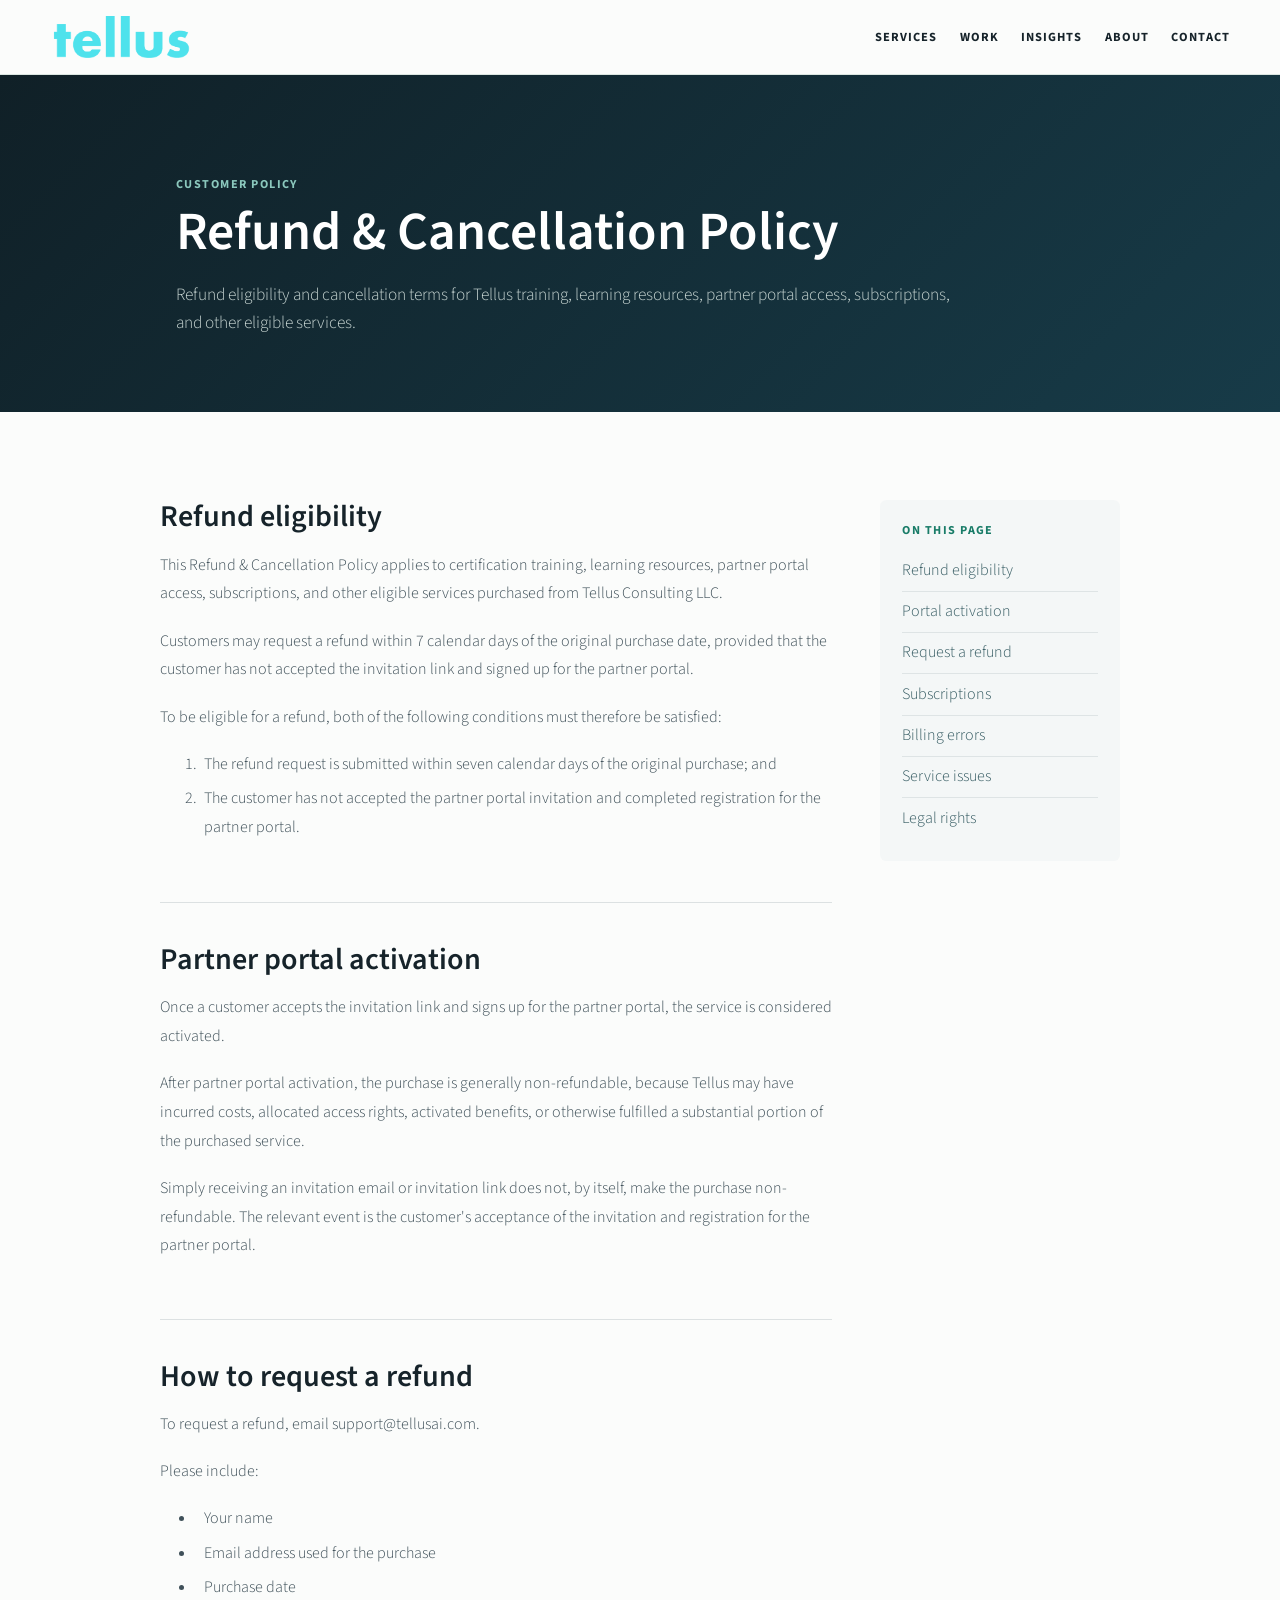
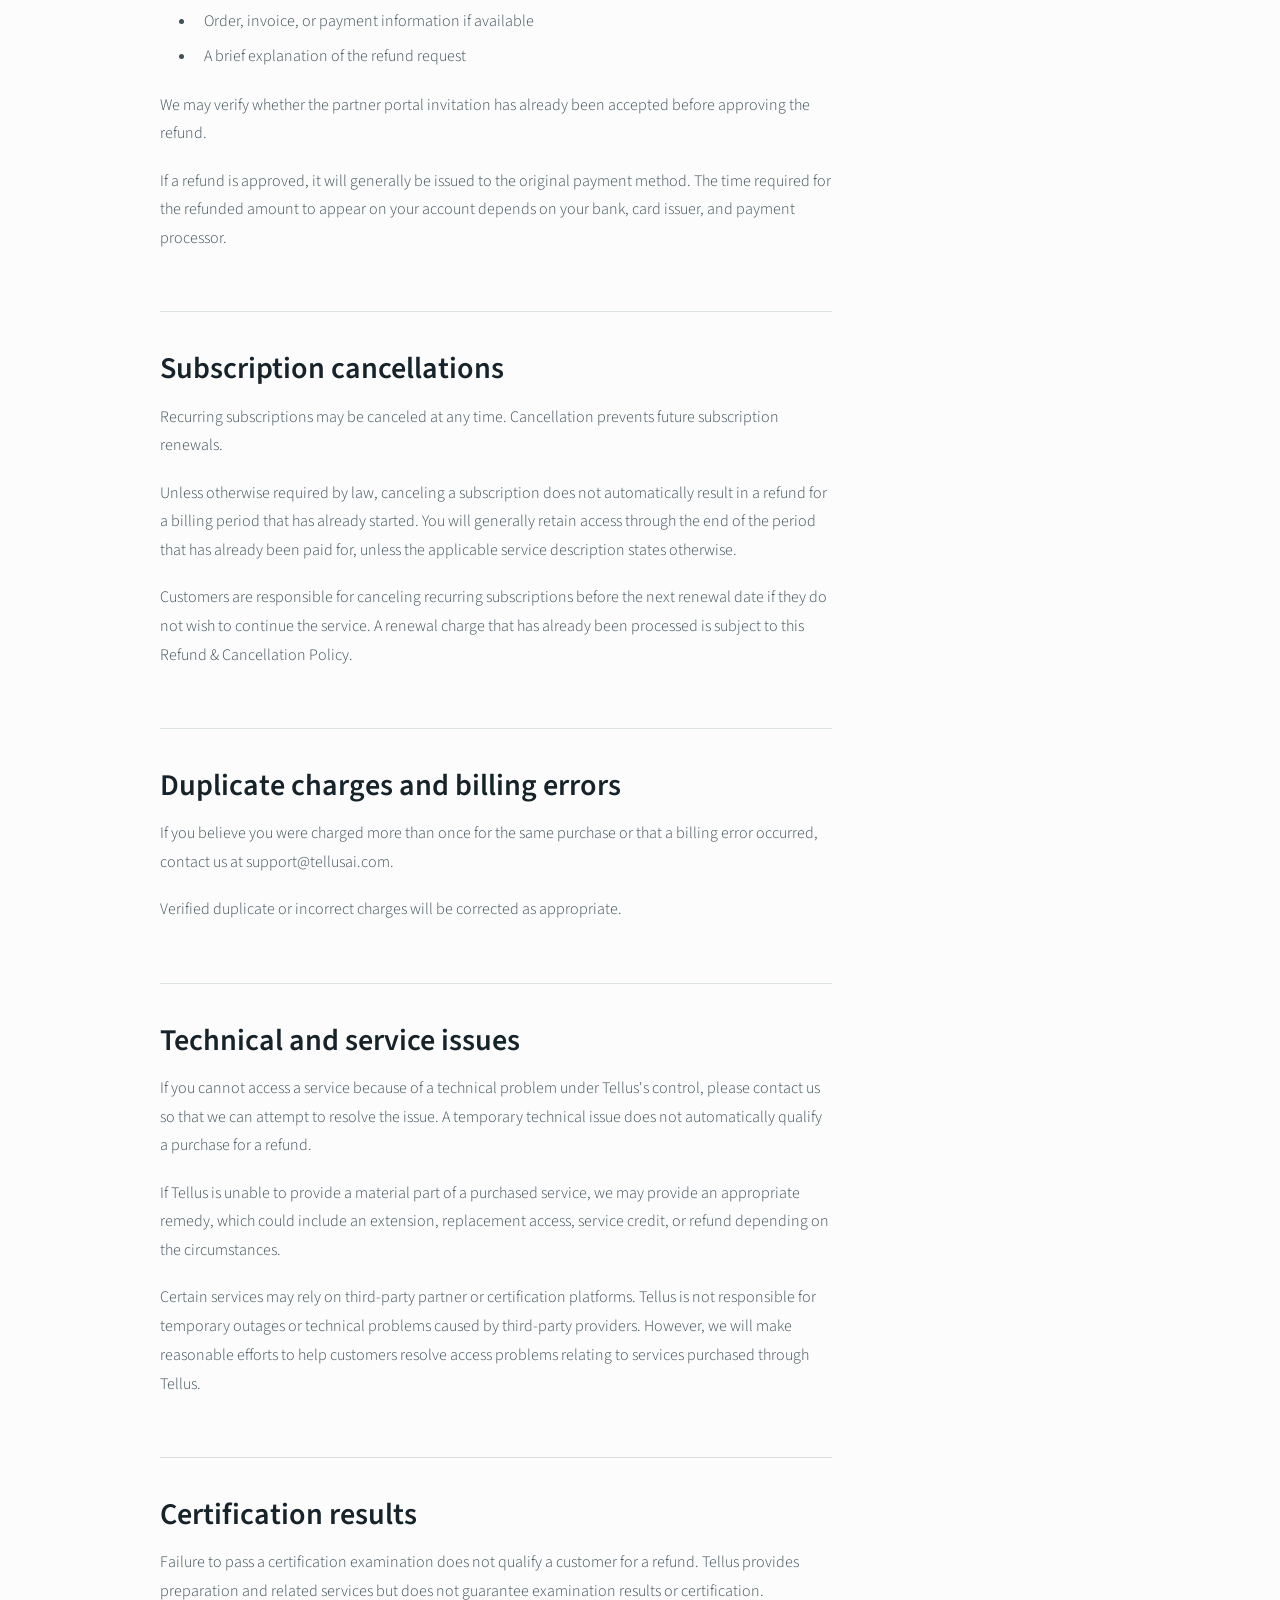
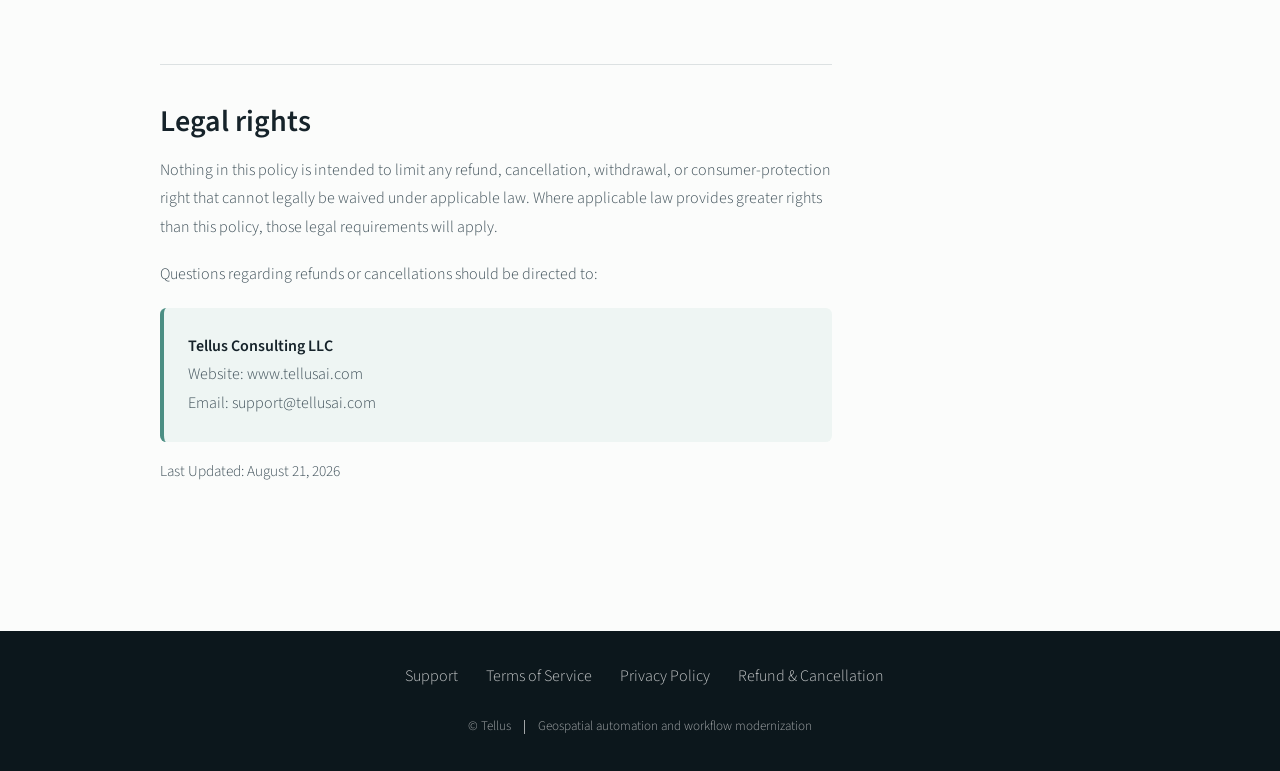
<file: refund-cancellation-policy.html>
<!DOCTYPE HTML>
<html lang="en"><head><title>Refund &amp; Cancellation Policy | Tellus</title><link rel="icon" type="image/png" href="/images/tellus_symbol_square_clear.png" /><meta charset="utf-8" /><meta name="viewport" content="width=device-width, initial-scale=1, user-scalable=no" /><meta name="description" content="Tellus Consulting LLC refund eligibility, subscription cancellation, billing error, and service access policies." /><link rel="canonical" href="https://www.tellusai.com/refund-cancellation-policy.html" /><meta property="og:type" content="website" /><meta property="og:title" content="Refund &amp; Cancellation Policy | Tellus" /><meta property="og:description" content="Refund eligibility and cancellation terms for Tellus services." /><meta property="og:url" content="https://www.tellusai.com/refund-cancellation-policy.html" /><meta name="twitter:card" content="summary" /><link rel="stylesheet" href="/assets/css/main.css?v=20260813" /><link rel="stylesheet" href="/assets/css/tellus.css?v=20260821b" /></head>
<body class="is-preload insights-page policy-page"><header class="insights-page-top"><nav class="site-nav"><a class="brand" href="/index.html"><img src="/images/Tellus_Logo_clear.png" alt="Tellus" /></a><div class="nav-links"><a href="/services.html">Services</a><a href="/case-studies.html">Work</a><a href="/insights.html">Insights</a><a href="/about.html">About</a><a href="/index.html#contact">Contact</a></div></nav></header>
<main><section class="detail-hero"><div class="container"><p class="eyebrow">Customer policy</p><h1>Refund &amp; Cancellation Policy</h1><p>Refund eligibility and cancellation terms for Tellus training, learning resources, partner portal access, subscriptions, and other eligible services.</p></div></section><section class="main tellus-section"><div class="container policy-layout"><article class="policy-content">
<section class="policy-section" id="eligibility"><h2>Refund eligibility</h2><p>This Refund &amp; Cancellation Policy applies to certification training, learning resources, partner portal access, subscriptions, and other eligible services purchased from Tellus Consulting LLC.</p><p>Customers may request a refund within 7 calendar days of the original purchase date, provided that the customer has not accepted the invitation link and signed up for the partner portal.</p><p>To be eligible for a refund, both of the following conditions must therefore be satisfied:</p><ol><li>The refund request is submitted within seven calendar days of the original purchase; and</li><li>The customer has not accepted the partner portal invitation and completed registration for the partner portal.</li></ol></section>
<section class="policy-section" id="activation"><h2>Partner portal activation</h2><p>Once a customer accepts the invitation link and signs up for the partner portal, the service is considered activated.</p><p>After partner portal activation, the purchase is generally non-refundable, because Tellus may have incurred costs, allocated access rights, activated benefits, or otherwise fulfilled a substantial portion of the purchased service.</p><p>Simply receiving an invitation email or invitation link does not, by itself, make the purchase non-refundable. The relevant event is the customer's acceptance of the invitation and registration for the partner portal.</p></section>
<section class="policy-section" id="request"><h2>How to request a refund</h2><p>To request a refund, email <a href="mailto:support@tellusai.com">support@tellusai.com</a>.</p><p>Please include:</p><ul><li>Your name</li><li>Email address used for the purchase</li><li>Purchase date</li><li>Order, invoice, or payment information if available</li><li>A brief explanation of the refund request</li></ul><p>We may verify whether the partner portal invitation has already been accepted before approving the refund.</p><p>If a refund is approved, it will generally be issued to the original payment method. The time required for the refunded amount to appear on your account depends on your bank, card issuer, and payment processor.</p></section>
<section class="policy-section" id="subscriptions"><h2>Subscription cancellations</h2><p>Recurring subscriptions may be canceled at any time. Cancellation prevents future subscription renewals.</p><p>Unless otherwise required by law, canceling a subscription does not automatically result in a refund for a billing period that has already started. You will generally retain access through the end of the period that has already been paid for, unless the applicable service description states otherwise.</p><p>Customers are responsible for canceling recurring subscriptions before the next renewal date if they do not wish to continue the service. A renewal charge that has already been processed is subject to this Refund &amp; Cancellation Policy.</p></section>
<section class="policy-section" id="billing"><h2>Duplicate charges and billing errors</h2><p>If you believe you were charged more than once for the same purchase or that a billing error occurred, contact us at <a href="mailto:support@tellusai.com">support@tellusai.com</a>.</p><p>Verified duplicate or incorrect charges will be corrected as appropriate.</p></section>
<section class="policy-section" id="technical"><h2>Technical and service issues</h2><p>If you cannot access a service because of a technical problem under Tellus's control, please contact us so that we can attempt to resolve the issue. A temporary technical issue does not automatically qualify a purchase for a refund.</p><p>If Tellus is unable to provide a material part of a purchased service, we may provide an appropriate remedy, which could include an extension, replacement access, service credit, or refund depending on the circumstances.</p><p>Certain services may rely on third-party partner or certification platforms. Tellus is not responsible for temporary outages or technical problems caused by third-party providers. However, we will make reasonable efforts to help customers resolve access problems relating to services purchased through Tellus.</p></section>
<section class="policy-section" id="certification"><h2>Certification results</h2><p>Failure to pass a certification examination does not qualify a customer for a refund. Tellus provides preparation and related services but does not guarantee examination results or certification.</p></section>
<section class="policy-section" id="rights"><h2>Legal rights</h2><p>Nothing in this policy is intended to limit any refund, cancellation, withdrawal, or consumer-protection right that cannot legally be waived under applicable law. Where applicable law provides greater rights than this policy, those legal requirements will apply.</p><p>Questions regarding refunds or cancellations should be directed to:</p><div class="policy-contact"><p><strong>Tellus Consulting LLC</strong><br />Website: <a href="https://www.tellusai.com">www.tellusai.com</a><br />Email: <a href="mailto:support@tellusai.com">support@tellusai.com</a></p></div><p class="policy-meta">Last Updated: August 21, 2026</p></section>
</article><aside class="policy-nav" aria-label="Page contents"><p class="eyebrow">On this page</p><a href="#eligibility">Refund eligibility</a><a href="#activation">Portal activation</a><a href="#request">Request a refund</a><a href="#subscriptions">Subscriptions</a><a href="#billing">Billing errors</a><a href="#technical">Service issues</a><a href="#rights">Legal rights</a></aside></div></section></main>
<footer id="footer"><ul class="policy-footer-links"><li><a href="/support.html">Support</a></li><li><a href="/terms-of-service.html">Terms of Service</a></li><li><a href="/privacy-policy.html">Privacy Policy</a></li><li><a href="/refund-cancellation-policy.html">Refund &amp; Cancellation</a></li></ul><ul class="copyright"><li>&copy; Tellus</li><li>Geospatial automation and workflow modernization</li></ul></footer><script src="/assets/js/jquery.min.js"></script><script src="/assets/js/browser.min.js"></script><script src="/assets/js/breakpoints.min.js"></script><script src="/assets/js/util.js"></script><script src="/assets/js/main.js"></script></body></html>
</file>
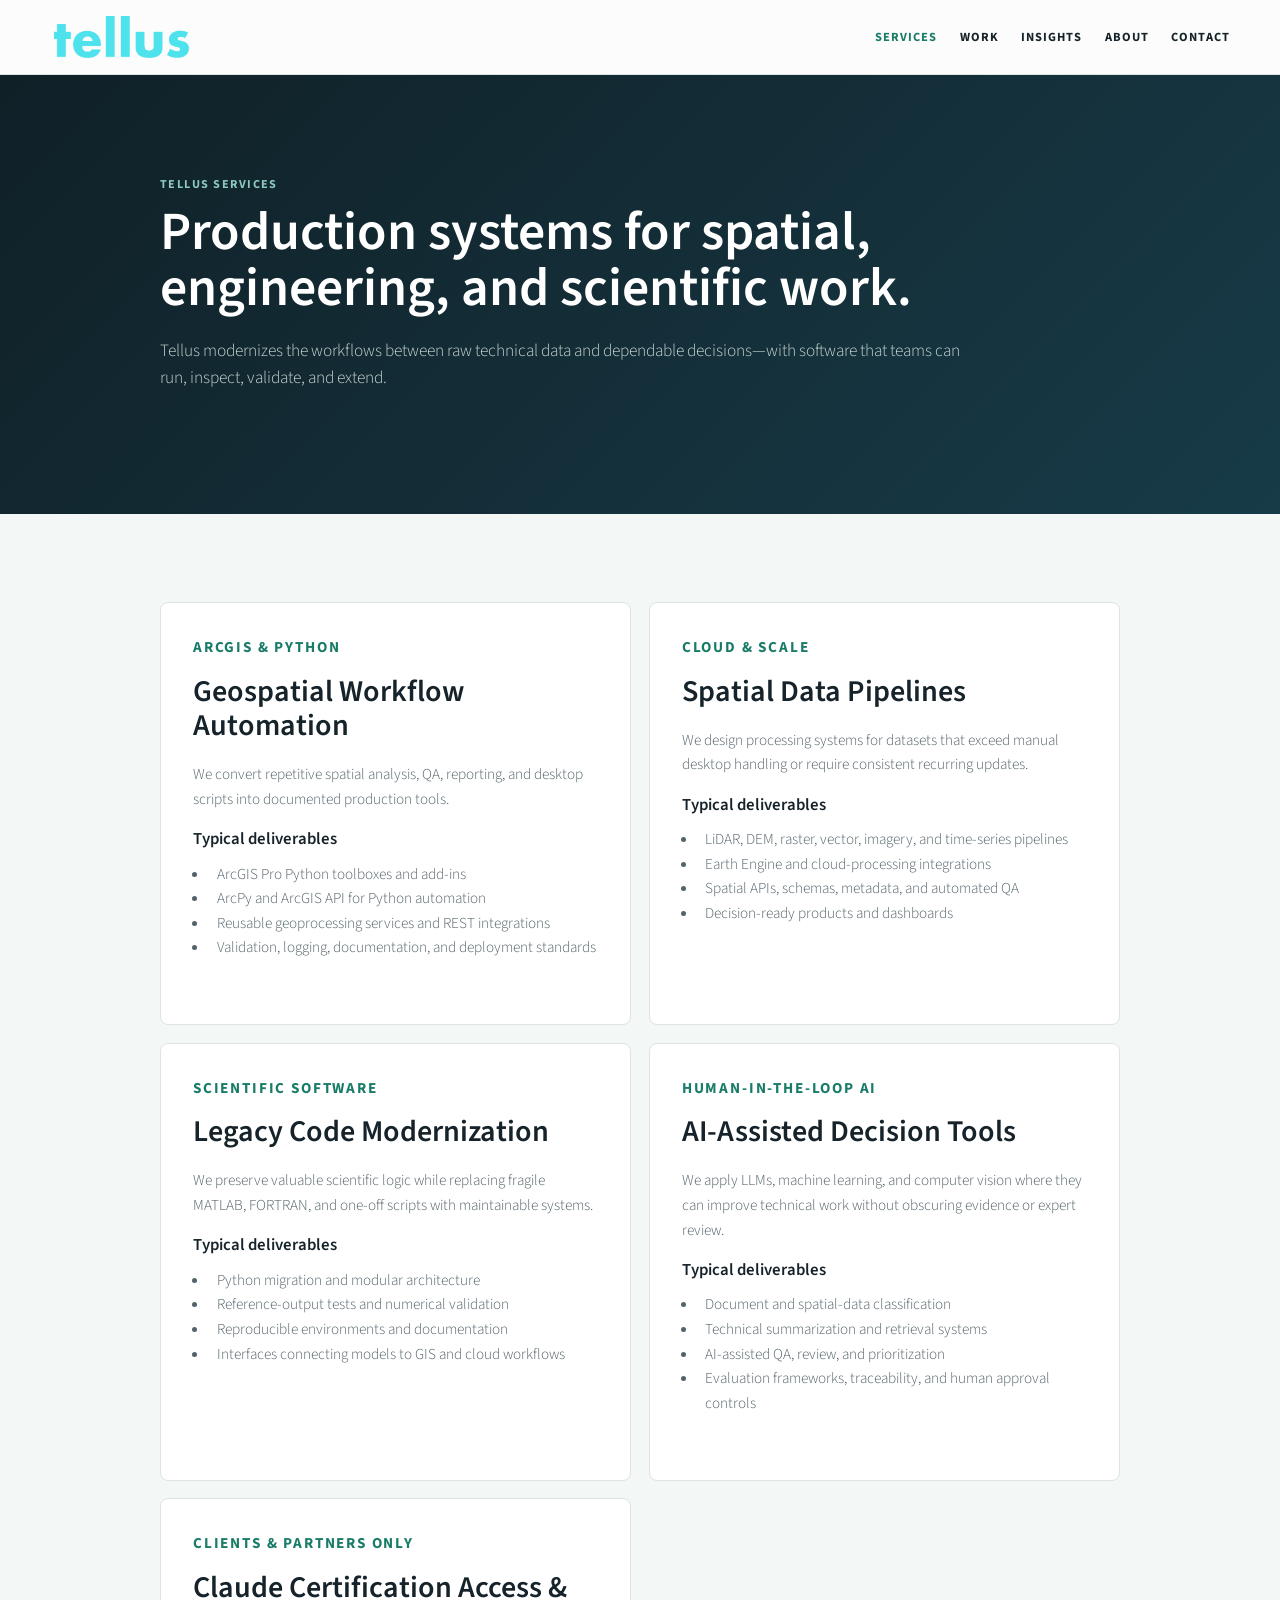
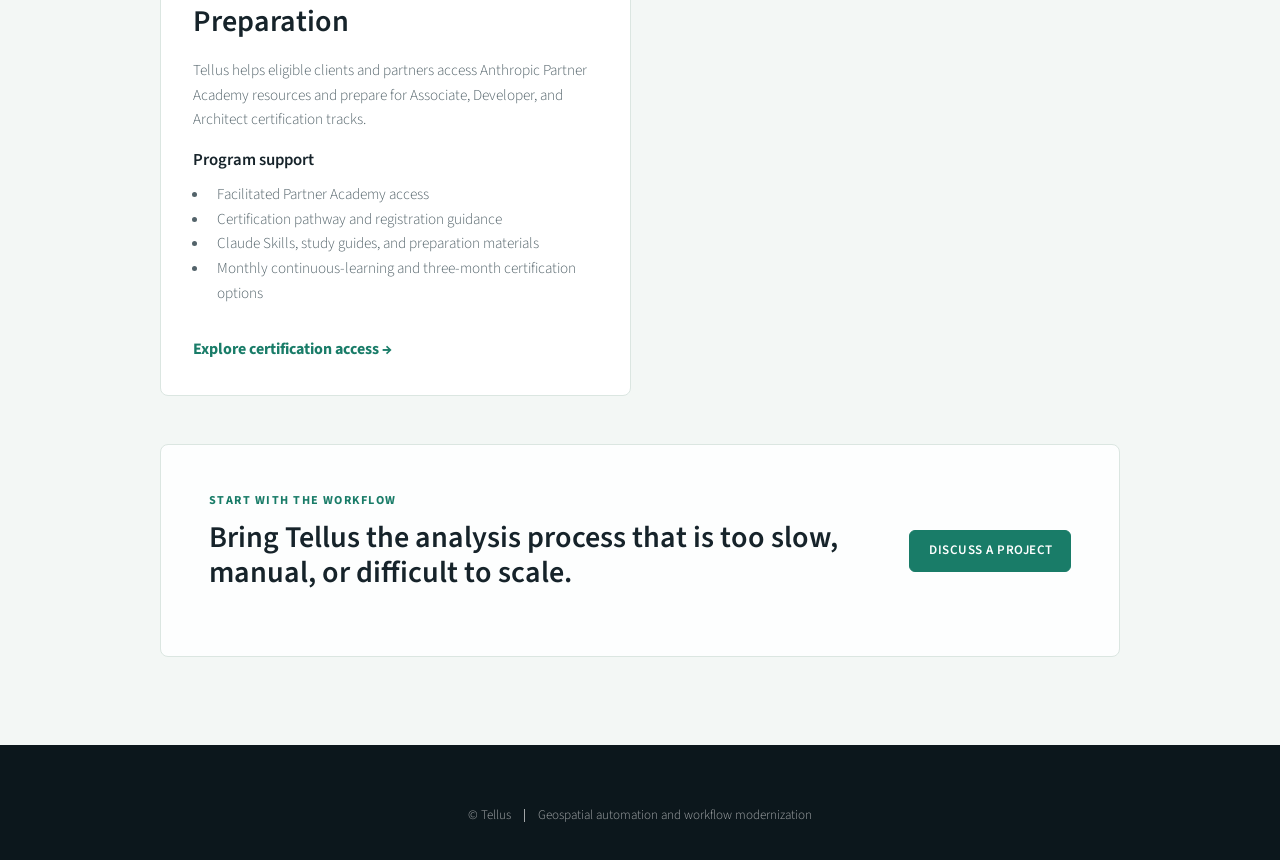
<file: services.html>
<!DOCTYPE HTML><html lang="en"><head><title>Geospatial Automation, Data Pipelines &amp; Applied AI Services | Tellus</title><link rel="icon" type="image/png" href="/images/tellus_symbol_square_clear.png" /><meta charset="utf-8" /><meta name="viewport" content="width=device-width, initial-scale=1, user-scalable=no" /><meta name="description" content="Tellus builds production geospatial automation, spatial data pipelines, modern scientific software, and AI-assisted decision tools." /><link rel="canonical" href="https://www.tellusai.com/services.html" /><meta property="og:type" content="website" /><meta property="og:title" content="Geospatial and Applied AI Services | Tellus" /><meta property="og:description" content="Production GIS tools, spatial pipelines, scientific-code modernization, and practical AI systems." /><meta property="og:url" content="https://www.tellusai.com/services.html" /><meta name="twitter:card" content="summary" />
<script type="application/ld+json">{"@context":"https://schema.org","@type":"ItemList","name":"Tellus services","itemListElement":[{"@type":"Service","position":1,"name":"Geospatial Workflow Automation","provider":{"@id":"https://www.tellusai.com/#organization"},"description":"Custom ArcGIS, Python, and geoprocessing tools for reliable, repeatable spatial workflows."},{"@type":"Service","position":2,"name":"Spatial Data Pipelines","provider":{"@id":"https://www.tellusai.com/#organization"},"description":"Scalable processing for LiDAR, DEM, raster, vector, imagery, and environmental data."},{"@type":"Service","position":3,"name":"Legacy Code Modernization","provider":{"@id":"https://www.tellusai.com/#organization"},"description":"Migration of scientific MATLAB, FORTRAN, and legacy scripts into maintainable Python systems."},{"@type":"Service","position":4,"name":"AI-Assisted Decision Tools","provider":{"@id":"https://www.tellusai.com/#organization"},"description":"Validated, human-in-the-loop AI for technical classification, review, QA, and prioritization."},{"@type":"Service","position":5,"name":"Claude Certification Access & Preparation","provider":{"@id":"https://www.tellusai.com/#organization"},"description":"Partner Academy access and Claude certification preparation for eligible Tellus clients and partners."}]}</script>
<link rel="stylesheet" href="/assets/css/main.css?v=20260813" /><link rel="stylesheet" href="/assets/css/tellus.css?v=20260817c" /></head><body class="is-preload insights-page"><header class="insights-page-top"><nav class="site-nav"><a class="brand" href="/index.html"><img src="/images/Tellus_Logo_clear.png" alt="Tellus" /></a><div class="nav-links"><a href="/services.html" aria-current="page">Services</a><a href="/case-studies.html">Work</a><a href="/insights.html">Insights</a><a href="/about.html">About</a><a href="/index.html#contact">Contact</a></div></nav></header>
<main><section class="detail-hero"><div class="container"><p class="eyebrow">Tellus services</p><h1>Production systems for spatial, engineering, and scientific work.</h1><p>Tellus modernizes the workflows between raw technical data and dependable decisions&mdash;with software that teams can run, inspect, validate, and extend.</p></div></section><section class="main tellus-section services-section"><div class="container"><div class="detail-card-grid">
<article class="detail-card section-anchor" id="geospatial-automation"><p class="eyebrow">ArcGIS &amp; Python</p><h2>Geospatial Workflow Automation</h2><p>We convert repetitive spatial analysis, QA, reporting, and desktop scripts into documented production tools.</p><h3>Typical deliverables</h3><ul><li>ArcGIS Pro Python toolboxes and add-ins</li><li>ArcPy and ArcGIS API for Python automation</li><li>Reusable geoprocessing services and REST integrations</li><li>Validation, logging, documentation, and deployment standards</li></ul></article>
<article class="detail-card section-anchor" id="data-pipelines"><p class="eyebrow">Cloud &amp; scale</p><h2>Spatial Data Pipelines</h2><p>We design processing systems for datasets that exceed manual desktop handling or require consistent recurring updates.</p><h3>Typical deliverables</h3><ul><li>LiDAR, DEM, raster, vector, imagery, and time-series pipelines</li><li>Earth Engine and cloud-processing integrations</li><li>Spatial APIs, schemas, metadata, and automated QA</li><li>Decision-ready products and dashboards</li></ul></article>
<article class="detail-card section-anchor" id="code-modernization"><p class="eyebrow">Scientific software</p><h2>Legacy Code Modernization</h2><p>We preserve valuable scientific logic while replacing fragile MATLAB, FORTRAN, and one-off scripts with maintainable systems.</p><h3>Typical deliverables</h3><ul><li>Python migration and modular architecture</li><li>Reference-output tests and numerical validation</li><li>Reproducible environments and documentation</li><li>Interfaces connecting models to GIS and cloud workflows</li></ul></article>
<article class="detail-card section-anchor" id="applied-ai"><p class="eyebrow">Human-in-the-loop AI</p><h2>AI-Assisted Decision Tools</h2><p>We apply LLMs, machine learning, and computer vision where they can improve technical work without obscuring evidence or expert review.</p><h3>Typical deliverables</h3><ul><li>Document and spatial-data classification</li><li>Technical summarization and retrieval systems</li><li>AI-assisted QA, review, and prioritization</li><li>Evaluation frameworks, traceability, and human approval controls</li></ul></article>
<article class="detail-card section-anchor" id="claude-certification"><p class="eyebrow">Clients &amp; partners only</p><h2>Claude Certification Access &amp; Preparation</h2><p>Tellus helps eligible clients and partners access Anthropic Partner Academy resources and prepare for Associate, Developer, and Architect certification tracks.</p><h3>Program support</h3><ul><li>Facilitated Partner Academy access</li><li>Certification pathway and registration guidance</li><li>Claude Skills, study guides, and preparation materials</li><li>Monthly continuous-learning and three-month certification options</li></ul><a href="/claude-certification.html">Explore certification access &rarr;</a></article>
</div><div class="contact-panel" style="margin-top:3rem"><div><p class="eyebrow">Start with the workflow</p><h2>Bring Tellus the analysis process that is too slow, manual, or difficult to scale.</h2></div><a class="button primary wide" href="mailto:info@tellusai.com?subject=Tellus%20Services">Discuss a Project</a></div></div></section></main><footer id="footer"><ul class="copyright"><li>&copy; Tellus</li><li>Geospatial automation and workflow modernization</li></ul></footer><script src="/assets/js/jquery.min.js"></script><script src="/assets/js/browser.min.js"></script><script src="/assets/js/breakpoints.min.js"></script><script src="/assets/js/util.js"></script><script src="/assets/js/main.js"></script></body></html>
</file>
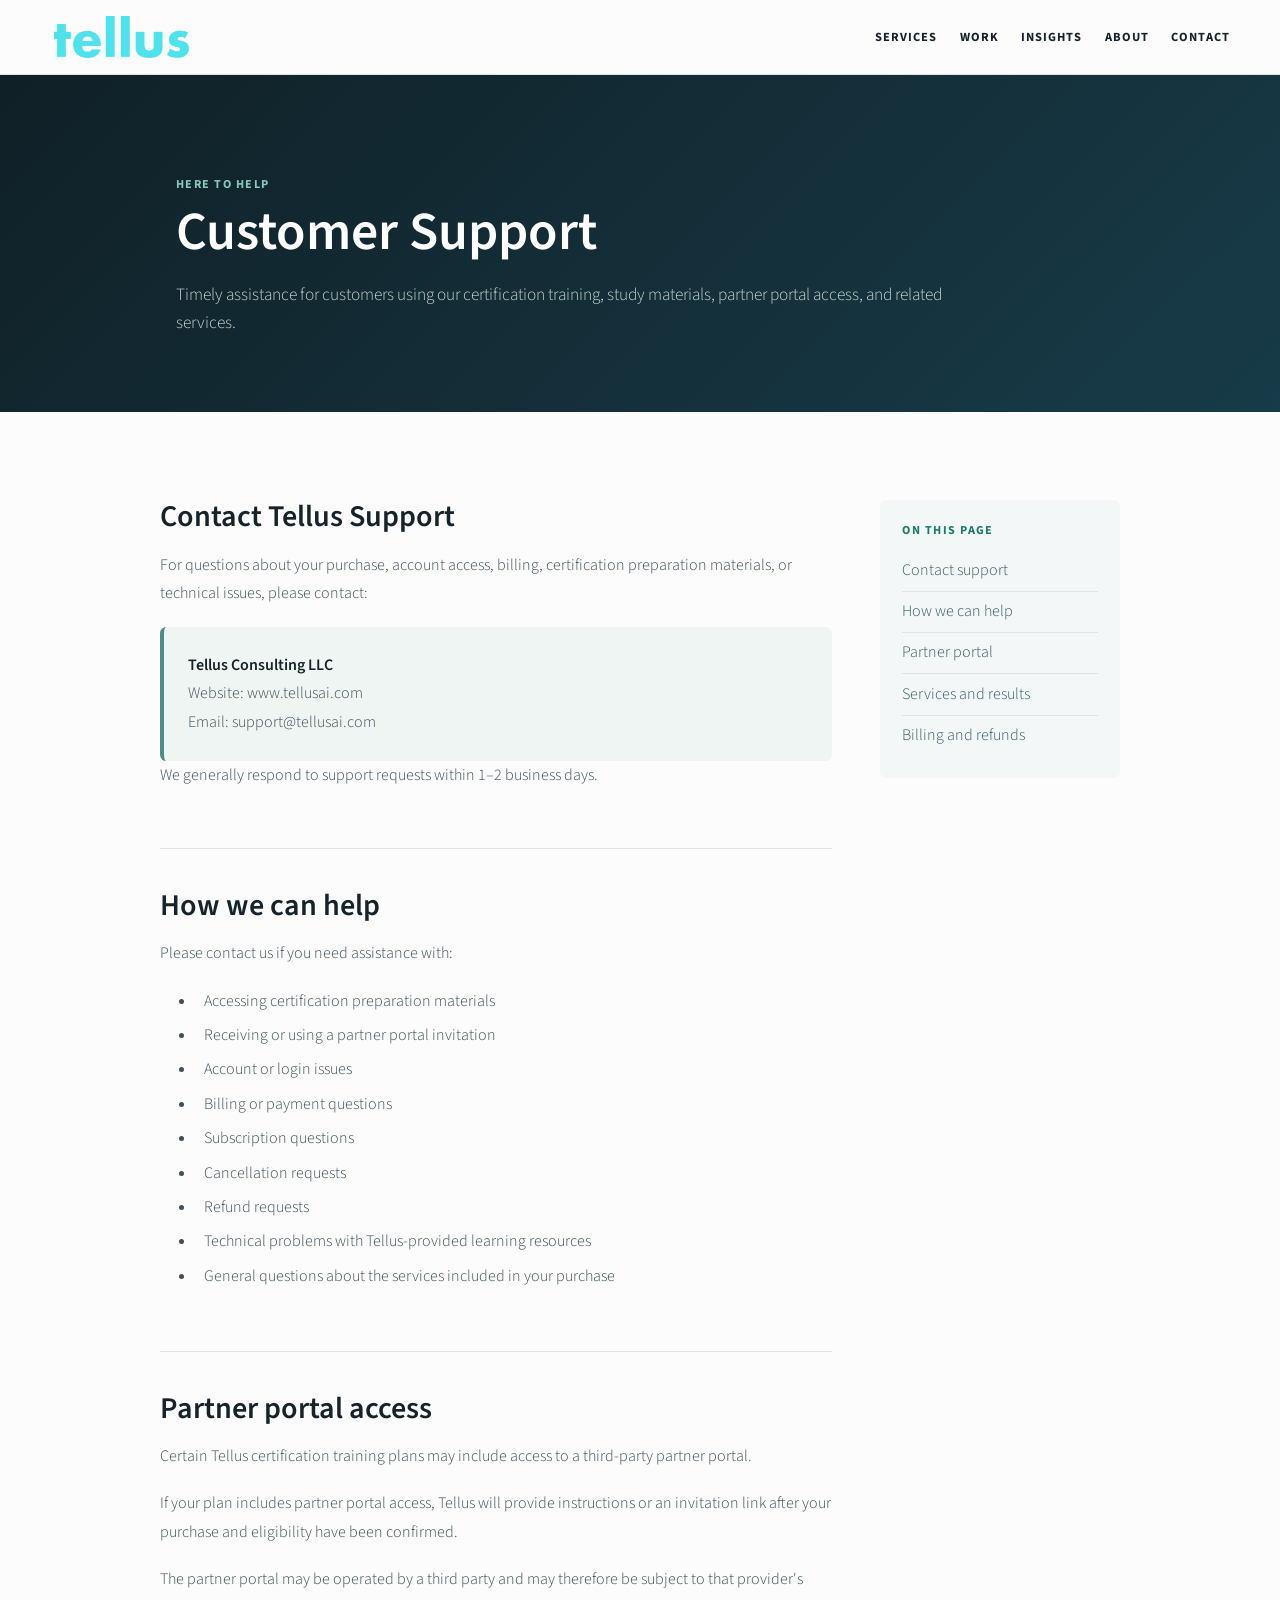
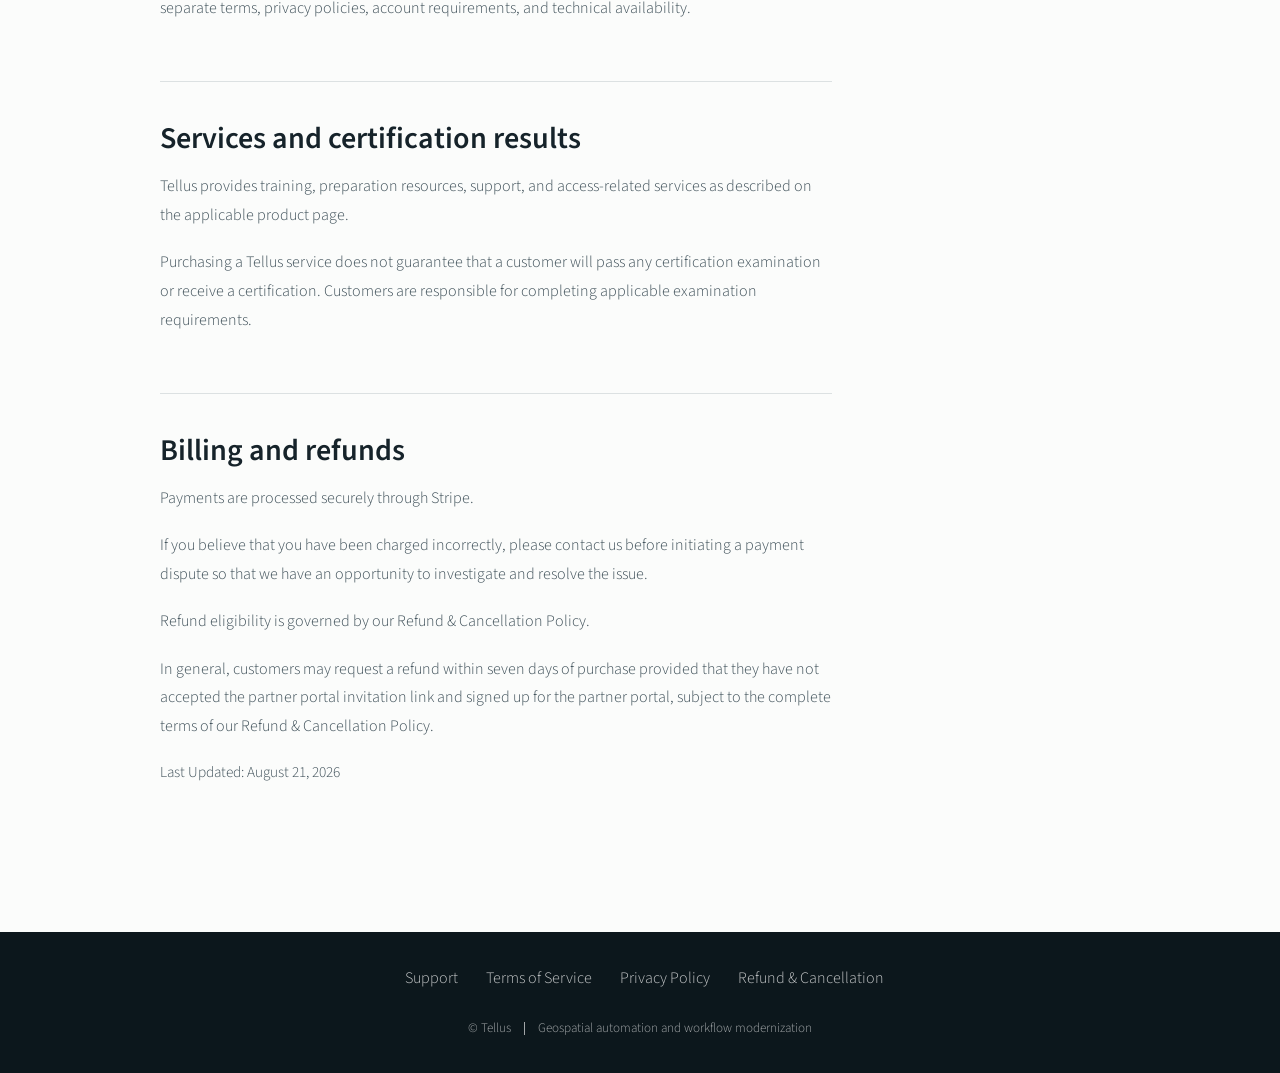
<file: support.html>
<!DOCTYPE HTML>
<html lang="en"><head>
<title>Customer Support | Tellus</title><link rel="icon" type="image/png" href="/images/tellus_symbol_square_clear.png" />
<meta charset="utf-8" /><meta name="viewport" content="width=device-width, initial-scale=1, user-scalable=no" />
<meta name="description" content="Get help with Tellus purchases, account access, billing, certification preparation materials, and technical issues." />
<link rel="canonical" href="https://www.tellusai.com/support.html" /><meta property="og:type" content="website" /><meta property="og:title" content="Customer Support | Tellus" /><meta property="og:description" content="Help with Tellus purchases, access, billing, certification preparation, and technical issues." /><meta property="og:url" content="https://www.tellusai.com/support.html" /><meta name="twitter:card" content="summary" />
<link rel="stylesheet" href="/assets/css/main.css?v=20260813" /><link rel="stylesheet" href="/assets/css/tellus.css?v=20260821b" />
</head><body class="is-preload insights-page policy-page">
<header class="insights-page-top"><nav class="site-nav"><a class="brand" href="/index.html"><img src="/images/Tellus_Logo_clear.png" alt="Tellus" /></a><div class="nav-links"><a href="/services.html">Services</a><a href="/case-studies.html">Work</a><a href="/insights.html">Insights</a><a href="/about.html">About</a><a href="/index.html#contact">Contact</a></div></nav></header>
<main><section class="detail-hero"><div class="container"><p class="eyebrow">Here to help</p><h1>Customer Support</h1><p>Timely assistance for customers using our certification training, study materials, partner portal access, and related services.</p></div></section>
<section class="main tellus-section"><div class="container policy-layout"><article class="policy-content">
<section class="policy-section" id="contact"><h2>Contact Tellus Support</h2><p>For questions about your purchase, account access, billing, certification preparation materials, or technical issues, please contact:</p><div class="policy-contact"><p><strong>Tellus Consulting LLC</strong><br />Website: <a href="https://www.tellusai.com">www.tellusai.com</a><br />Email: <a href="mailto:support@tellusai.com">support@tellusai.com</a></p></div><p>We generally respond to support requests within 1&ndash;2 business days.</p></section>
<section class="policy-section" id="help"><h2>How we can help</h2><p>Please contact us if you need assistance with:</p><ul><li>Accessing certification preparation materials</li><li>Receiving or using a partner portal invitation</li><li>Account or login issues</li><li>Billing or payment questions</li><li>Subscription questions</li><li>Cancellation requests</li><li>Refund requests</li><li>Technical problems with Tellus-provided learning resources</li><li>General questions about the services included in your purchase</li></ul></section>
<section class="policy-section" id="partner"><h2>Partner portal access</h2><p>Certain Tellus certification training plans may include access to a third-party partner portal.</p><p>If your plan includes partner portal access, Tellus will provide instructions or an invitation link after your purchase and eligibility have been confirmed.</p><p>The partner portal may be operated by a third party and may therefore be subject to that provider's separate terms, privacy policies, account requirements, and technical availability.</p></section>
<section class="policy-section" id="services"><h2>Services and certification results</h2><p>Tellus provides training, preparation resources, support, and access-related services as described on the applicable product page.</p><p>Purchasing a Tellus service does not guarantee that a customer will pass any certification examination or receive a certification. Customers are responsible for completing applicable examination requirements.</p></section>
<section class="policy-section" id="billing"><h2>Billing and refunds</h2><p>Payments are processed securely through Stripe.</p><p>If you believe that you have been charged incorrectly, please contact us before initiating a payment dispute so that we have an opportunity to investigate and resolve the issue.</p><p>Refund eligibility is governed by our <a href="/refund-cancellation-policy.html">Refund &amp; Cancellation Policy</a>.</p><p>In general, customers may request a refund within seven days of purchase provided that they have not accepted the partner portal invitation link and signed up for the partner portal, subject to the complete terms of our Refund &amp; Cancellation Policy.</p><p class="policy-meta">Last Updated: August 21, 2026</p></section>
</article><aside class="policy-nav" aria-label="Page contents"><p class="eyebrow">On this page</p><a href="#contact">Contact support</a><a href="#help">How we can help</a><a href="#partner">Partner portal</a><a href="#services">Services and results</a><a href="#billing">Billing and refunds</a></aside></div></section></main>
<footer id="footer"><ul class="policy-footer-links"><li><a href="/support.html">Support</a></li><li><a href="/terms-of-service.html">Terms of Service</a></li><li><a href="/privacy-policy.html">Privacy Policy</a></li><li><a href="/refund-cancellation-policy.html">Refund &amp; Cancellation</a></li></ul><ul class="copyright"><li>&copy; Tellus</li><li>Geospatial automation and workflow modernization</li></ul></footer>
<script src="/assets/js/jquery.min.js"></script><script src="/assets/js/browser.min.js"></script><script src="/assets/js/breakpoints.min.js"></script><script src="/assets/js/util.js"></script><script src="/assets/js/main.js"></script></body></html>
</file>
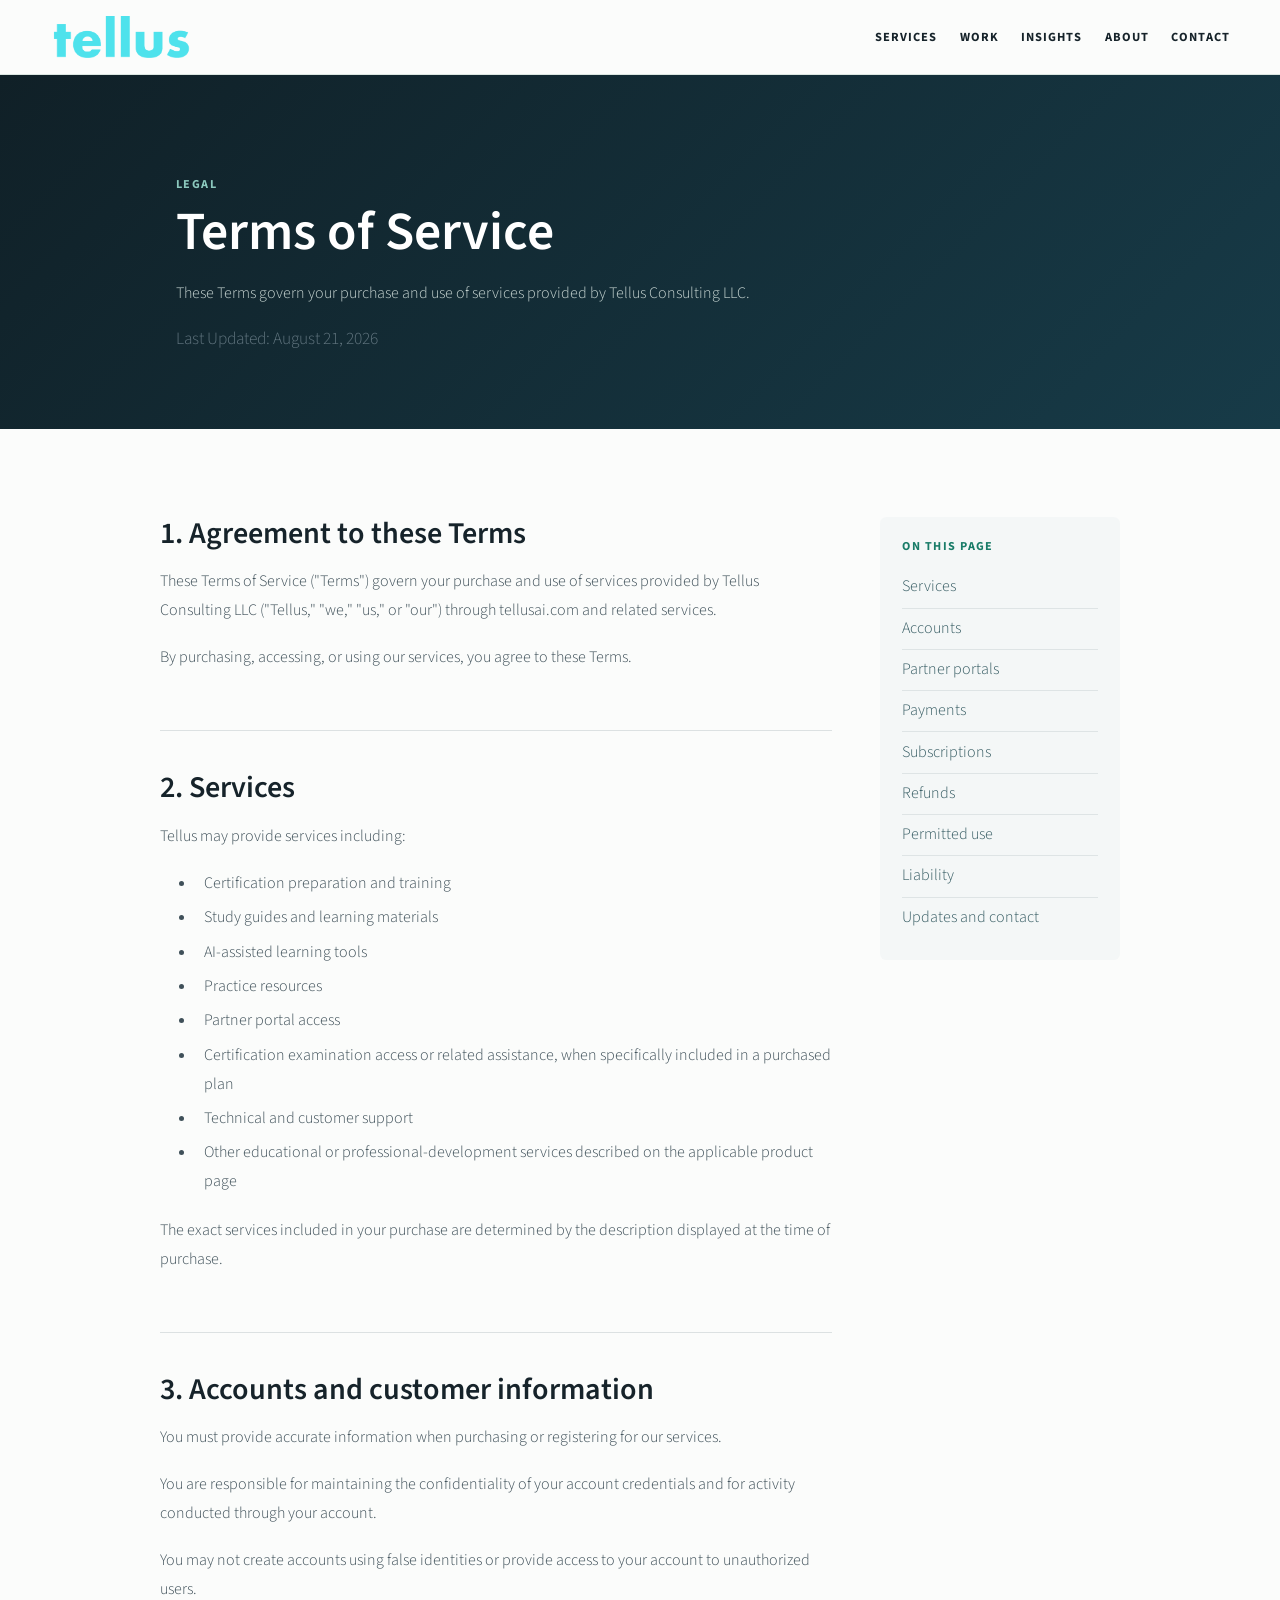
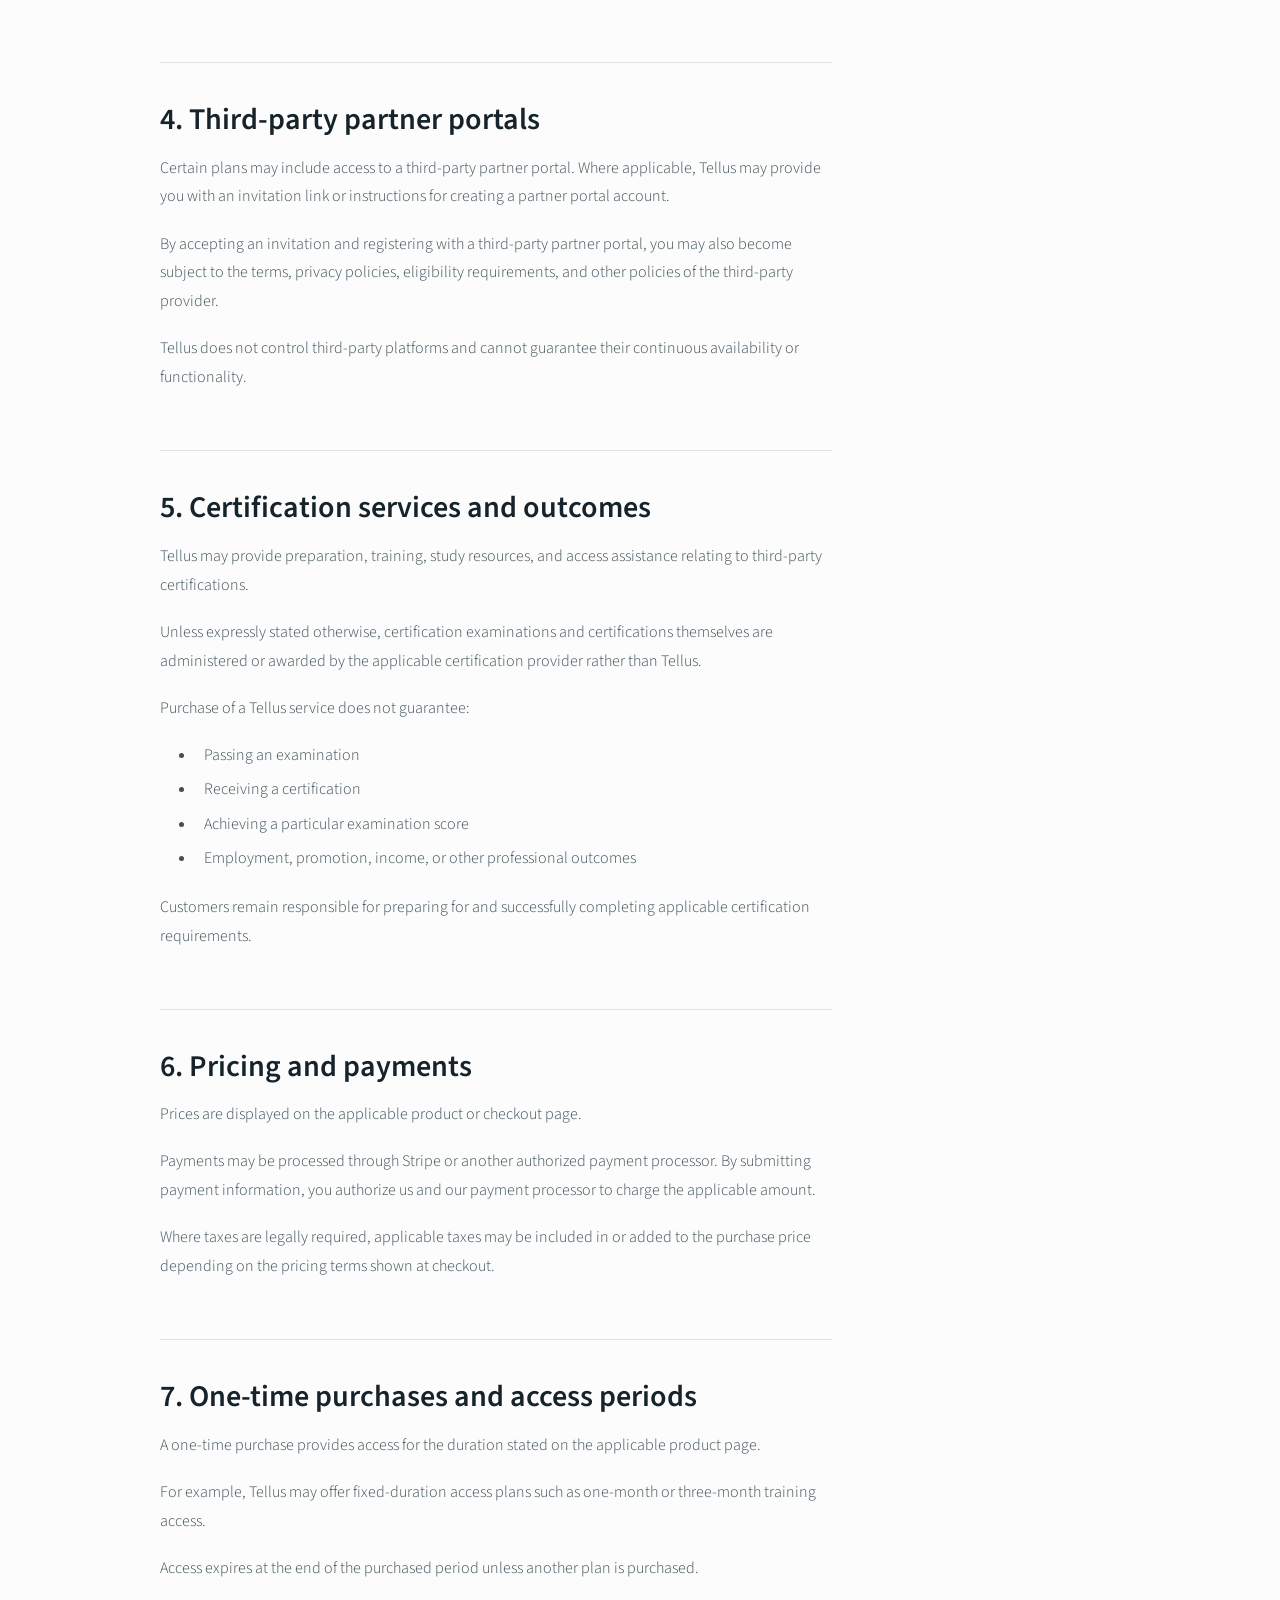
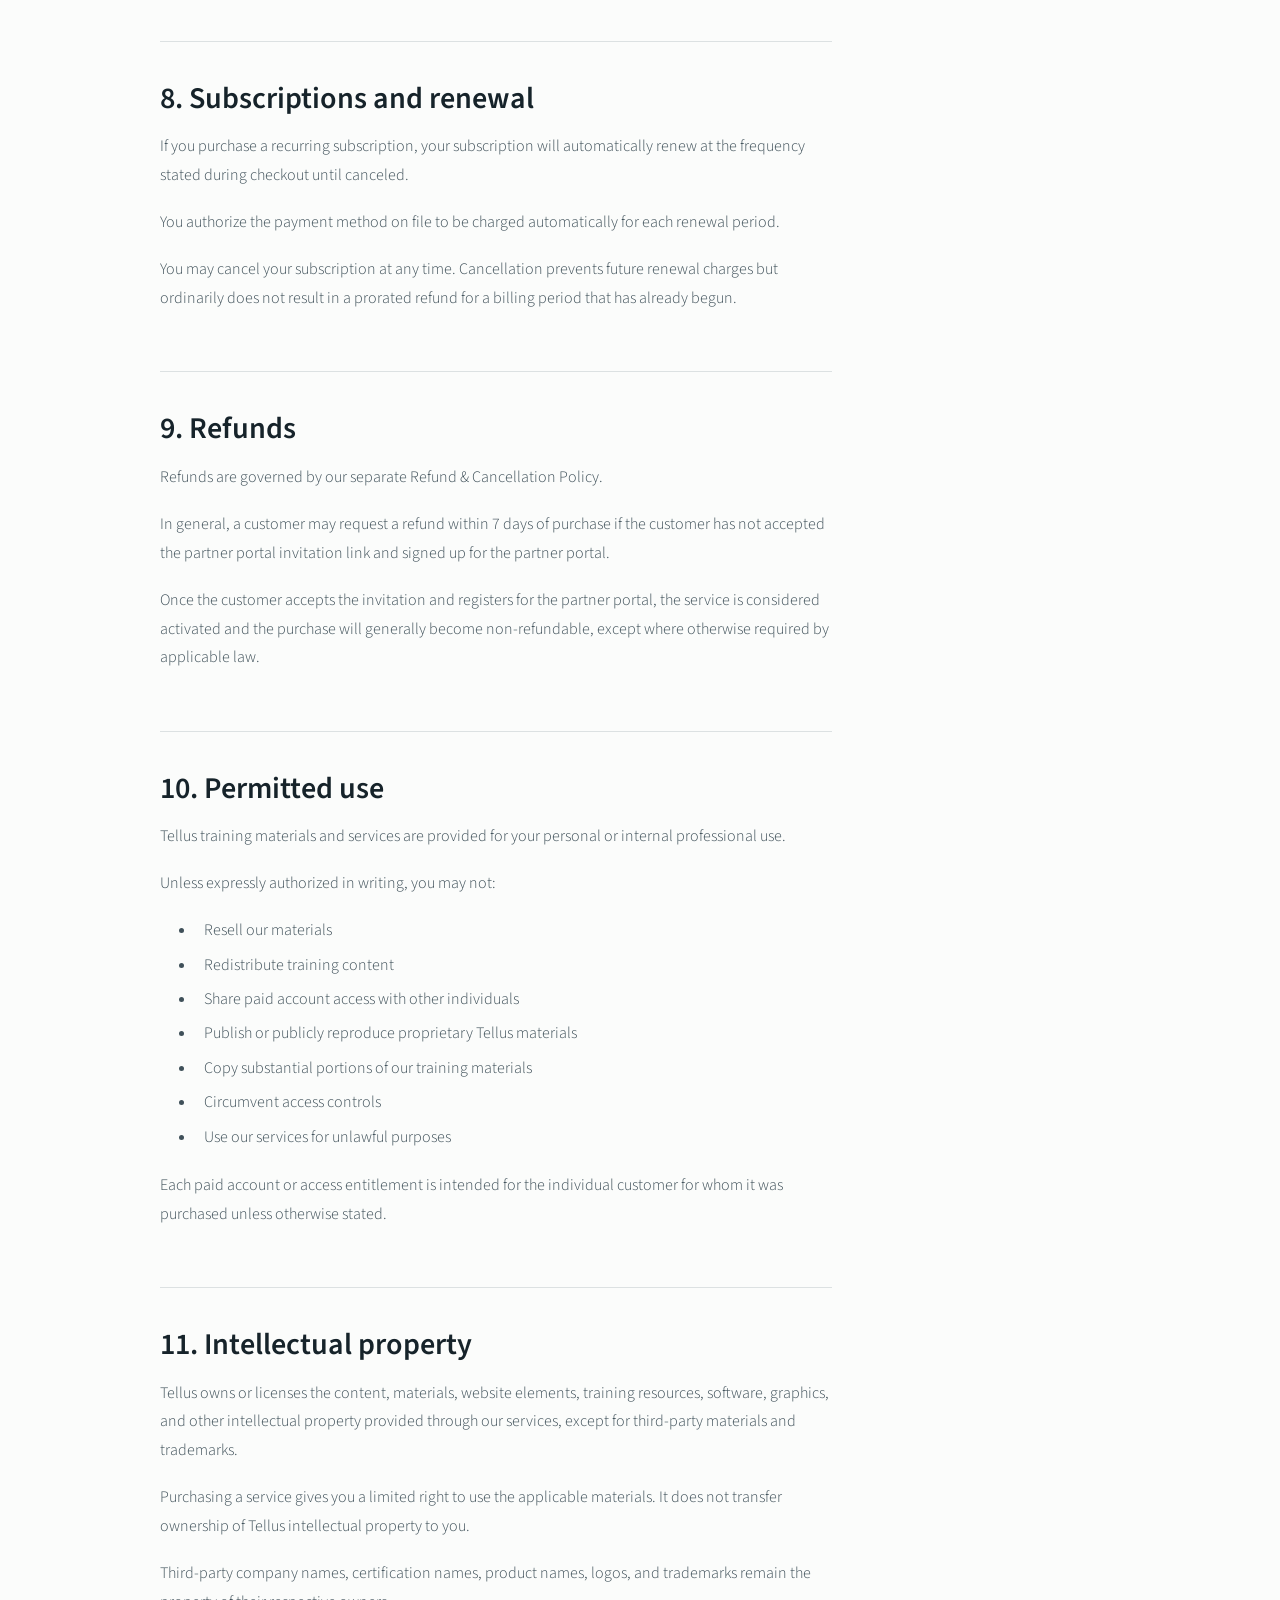
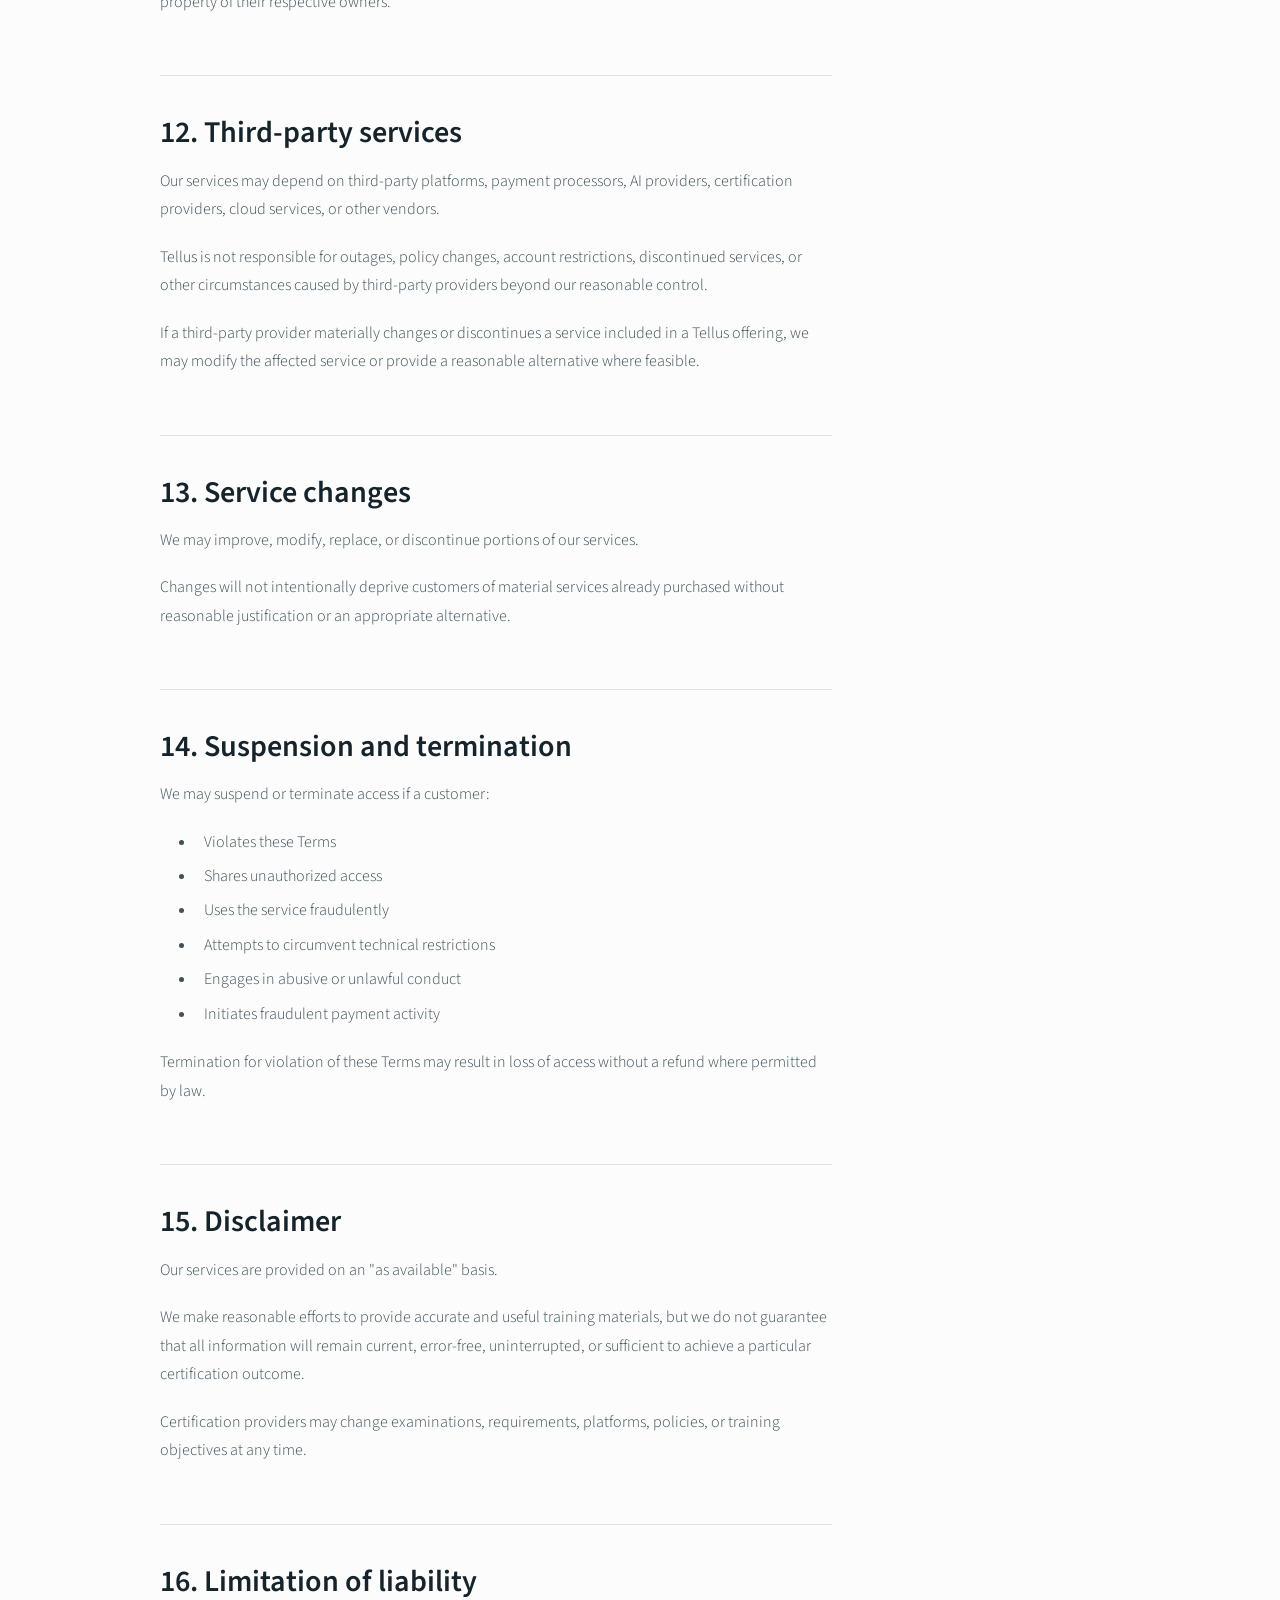
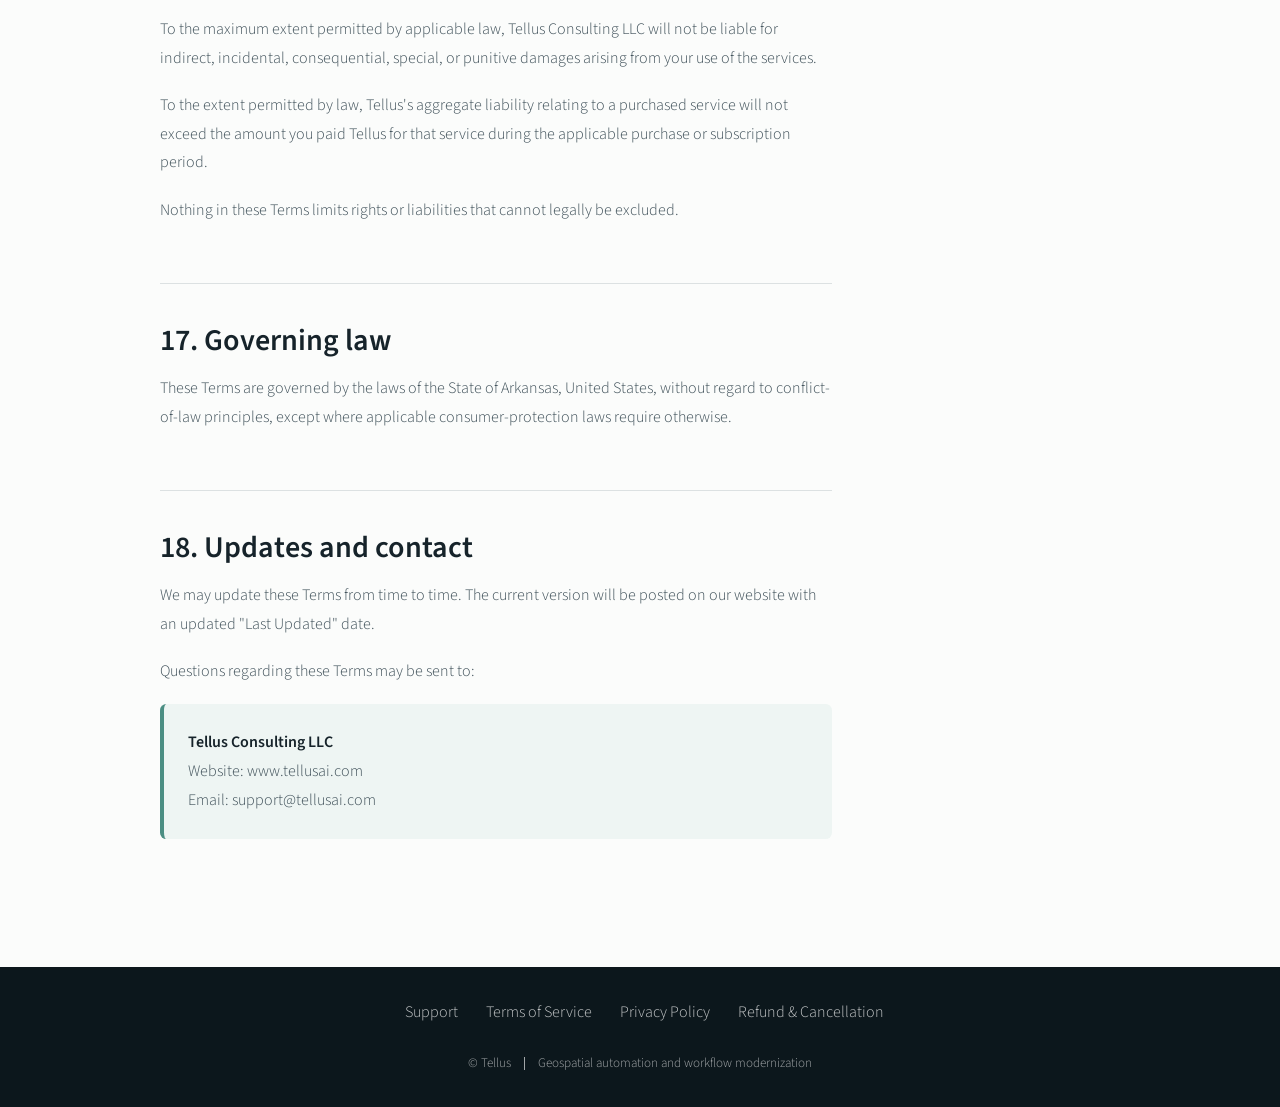
<file: terms-of-service.html>
<!DOCTYPE HTML><html lang="en"><head><title>Terms of Service | Tellus</title><link rel="icon" type="image/png" href="/images/tellus_symbol_square_clear.png" /><meta charset="utf-8" /><meta name="viewport" content="width=device-width, initial-scale=1, user-scalable=no" /><meta name="description" content="Terms governing purchases and use of services provided by Tellus Consulting LLC." /><link rel="canonical" href="https://www.tellusai.com/terms-of-service.html" /><meta property="og:type" content="website" /><meta property="og:title" content="Terms of Service | Tellus" /><meta property="og:description" content="Terms governing purchases and use of Tellus Consulting LLC services." /><meta property="og:url" content="https://www.tellusai.com/terms-of-service.html" /><meta name="twitter:card" content="summary" /><link rel="stylesheet" href="/assets/css/main.css?v=20260813" /><link rel="stylesheet" href="/assets/css/tellus.css?v=20260821b" /></head>
<body class="is-preload insights-page policy-page"><header class="insights-page-top"><nav class="site-nav"><a class="brand" href="/index.html"><img src="/images/Tellus_Logo_clear.png" alt="Tellus" /></a><div class="nav-links"><a href="/services.html">Services</a><a href="/case-studies.html">Work</a><a href="/insights.html">Insights</a><a href="/about.html">About</a><a href="/index.html#contact">Contact</a></div></nav></header>
<main><section class="detail-hero"><div class="container"><p class="eyebrow">Legal</p><h1>Terms of Service</h1><p>These Terms govern your purchase and use of services provided by Tellus Consulting LLC.</p><p class="policy-meta">Last Updated: August 21, 2026</p></div></section><section class="main tellus-section"><div class="container policy-layout"><article class="policy-content">
<section class="policy-section" id="agreement"><h2>1. Agreement to these Terms</h2><p>These Terms of Service ("Terms") govern your purchase and use of services provided by Tellus Consulting LLC ("Tellus," "we," "us," or "our") through tellusai.com and related services.</p><p>By purchasing, accessing, or using our services, you agree to these Terms.</p></section>
<section class="policy-section" id="services"><h2>2. Services</h2><p>Tellus may provide services including:</p><ul><li>Certification preparation and training</li><li>Study guides and learning materials</li><li>AI-assisted learning tools</li><li>Practice resources</li><li>Partner portal access</li><li>Certification examination access or related assistance, when specifically included in a purchased plan</li><li>Technical and customer support</li><li>Other educational or professional-development services described on the applicable product page</li></ul><p>The exact services included in your purchase are determined by the description displayed at the time of purchase.</p></section>
<section class="policy-section" id="accounts"><h2>3. Accounts and customer information</h2><p>You must provide accurate information when purchasing or registering for our services.</p><p>You are responsible for maintaining the confidentiality of your account credentials and for activity conducted through your account.</p><p>You may not create accounts using false identities or provide access to your account to unauthorized users.</p></section>
<section class="policy-section" id="portal"><h2>4. Third-party partner portals</h2><p>Certain plans may include access to a third-party partner portal. Where applicable, Tellus may provide you with an invitation link or instructions for creating a partner portal account.</p><p>By accepting an invitation and registering with a third-party partner portal, you may also become subject to the terms, privacy policies, eligibility requirements, and other policies of the third-party provider.</p><p>Tellus does not control third-party platforms and cannot guarantee their continuous availability or functionality.</p></section>
<section class="policy-section" id="certification"><h2>5. Certification services and outcomes</h2><p>Tellus may provide preparation, training, study resources, and access assistance relating to third-party certifications.</p><p>Unless expressly stated otherwise, certification examinations and certifications themselves are administered or awarded by the applicable certification provider rather than Tellus.</p><p>Purchase of a Tellus service does not guarantee:</p><ul><li>Passing an examination</li><li>Receiving a certification</li><li>Achieving a particular examination score</li><li>Employment, promotion, income, or other professional outcomes</li></ul><p>Customers remain responsible for preparing for and successfully completing applicable certification requirements.</p></section>
<section class="policy-section" id="payments"><h2>6. Pricing and payments</h2><p>Prices are displayed on the applicable product or checkout page.</p><p>Payments may be processed through Stripe or another authorized payment processor. By submitting payment information, you authorize us and our payment processor to charge the applicable amount.</p><p>Where taxes are legally required, applicable taxes may be included in or added to the purchase price depending on the pricing terms shown at checkout.</p></section>
<section class="policy-section" id="access"><h2>7. One-time purchases and access periods</h2><p>A one-time purchase provides access for the duration stated on the applicable product page.</p><p>For example, Tellus may offer fixed-duration access plans such as one-month or three-month training access.</p><p>Access expires at the end of the purchased period unless another plan is purchased.</p></section>
<section class="policy-section" id="subscriptions"><h2>8. Subscriptions and renewal</h2><p>If you purchase a recurring subscription, your subscription will automatically renew at the frequency stated during checkout until canceled.</p><p>You authorize the payment method on file to be charged automatically for each renewal period.</p><p>You may cancel your subscription at any time. Cancellation prevents future renewal charges but ordinarily does not result in a prorated refund for a billing period that has already begun.</p></section>
<section class="policy-section" id="refunds"><h2>9. Refunds</h2><p>Refunds are governed by our separate <a href="/refund-cancellation-policy.html">Refund &amp; Cancellation Policy</a>.</p><p>In general, a customer may request a refund within 7 days of purchase if the customer has not accepted the partner portal invitation link and signed up for the partner portal.</p><p>Once the customer accepts the invitation and registers for the partner portal, the service is considered activated and the purchase will generally become non-refundable, except where otherwise required by applicable law.</p></section>
<section class="policy-section" id="use"><h2>10. Permitted use</h2><p>Tellus training materials and services are provided for your personal or internal professional use.</p><p>Unless expressly authorized in writing, you may not:</p><ul><li>Resell our materials</li><li>Redistribute training content</li><li>Share paid account access with other individuals</li><li>Publish or publicly reproduce proprietary Tellus materials</li><li>Copy substantial portions of our training materials</li><li>Circumvent access controls</li><li>Use our services for unlawful purposes</li></ul><p>Each paid account or access entitlement is intended for the individual customer for whom it was purchased unless otherwise stated.</p></section>
<section class="policy-section" id="ip"><h2>11. Intellectual property</h2><p>Tellus owns or licenses the content, materials, website elements, training resources, software, graphics, and other intellectual property provided through our services, except for third-party materials and trademarks.</p><p>Purchasing a service gives you a limited right to use the applicable materials. It does not transfer ownership of Tellus intellectual property to you.</p><p>Third-party company names, certification names, product names, logos, and trademarks remain the property of their respective owners.</p></section>
<section class="policy-section" id="providers"><h2>12. Third-party services</h2><p>Our services may depend on third-party platforms, payment processors, AI providers, certification providers, cloud services, or other vendors.</p><p>Tellus is not responsible for outages, policy changes, account restrictions, discontinued services, or other circumstances caused by third-party providers beyond our reasonable control.</p><p>If a third-party provider materially changes or discontinues a service included in a Tellus offering, we may modify the affected service or provide a reasonable alternative where feasible.</p></section>
<section class="policy-section" id="changes"><h2>13. Service changes</h2><p>We may improve, modify, replace, or discontinue portions of our services.</p><p>Changes will not intentionally deprive customers of material services already purchased without reasonable justification or an appropriate alternative.</p></section>
<section class="policy-section" id="termination"><h2>14. Suspension and termination</h2><p>We may suspend or terminate access if a customer:</p><ul><li>Violates these Terms</li><li>Shares unauthorized access</li><li>Uses the service fraudulently</li><li>Attempts to circumvent technical restrictions</li><li>Engages in abusive or unlawful conduct</li><li>Initiates fraudulent payment activity</li></ul><p>Termination for violation of these Terms may result in loss of access without a refund where permitted by law.</p></section>
<section class="policy-section" id="disclaimer"><h2>15. Disclaimer</h2><p>Our services are provided on an "as available" basis.</p><p>We make reasonable efforts to provide accurate and useful training materials, but we do not guarantee that all information will remain current, error-free, uninterrupted, or sufficient to achieve a particular certification outcome.</p><p>Certification providers may change examinations, requirements, platforms, policies, or training objectives at any time.</p></section>
<section class="policy-section" id="liability"><h2>16. Limitation of liability</h2><p>To the maximum extent permitted by applicable law, Tellus Consulting LLC will not be liable for indirect, incidental, consequential, special, or punitive damages arising from your use of the services.</p><p>To the extent permitted by law, Tellus's aggregate liability relating to a purchased service will not exceed the amount you paid Tellus for that service during the applicable purchase or subscription period.</p><p>Nothing in these Terms limits rights or liabilities that cannot legally be excluded.</p></section>
<section class="policy-section" id="law"><h2>17. Governing law</h2><p>These Terms are governed by the laws of the State of Arkansas, United States, without regard to conflict-of-law principles, except where applicable consumer-protection laws require otherwise.</p></section>
<section class="policy-section" id="updates"><h2>18. Updates and contact</h2><p>We may update these Terms from time to time. The current version will be posted on our website with an updated "Last Updated" date.</p><p>Questions regarding these Terms may be sent to:</p><div class="policy-contact"><p><strong>Tellus Consulting LLC</strong><br />Website: <a href="https://www.tellusai.com">www.tellusai.com</a><br />Email: <a href="mailto:support@tellusai.com">support@tellusai.com</a></p></div></section>
</article><aside class="policy-nav" aria-label="Page contents"><p class="eyebrow">On this page</p><a href="#services">Services</a><a href="#accounts">Accounts</a><a href="#portal">Partner portals</a><a href="#payments">Payments</a><a href="#subscriptions">Subscriptions</a><a href="#refunds">Refunds</a><a href="#use">Permitted use</a><a href="#liability">Liability</a><a href="#updates">Updates and contact</a></aside></div></section></main>
<footer id="footer"><ul class="policy-footer-links"><li><a href="/support.html">Support</a></li><li><a href="/terms-of-service.html">Terms of Service</a></li><li><a href="/privacy-policy.html">Privacy Policy</a></li><li><a href="/refund-cancellation-policy.html">Refund &amp; Cancellation</a></li></ul><ul class="copyright"><li>&copy; Tellus</li><li>Geospatial automation and workflow modernization</li></ul></footer><script src="/assets/js/jquery.min.js"></script><script src="/assets/js/browser.min.js"></script><script src="/assets/js/breakpoints.min.js"></script><script src="/assets/js/util.js"></script><script src="/assets/js/main.js"></script></body></html>
</file>
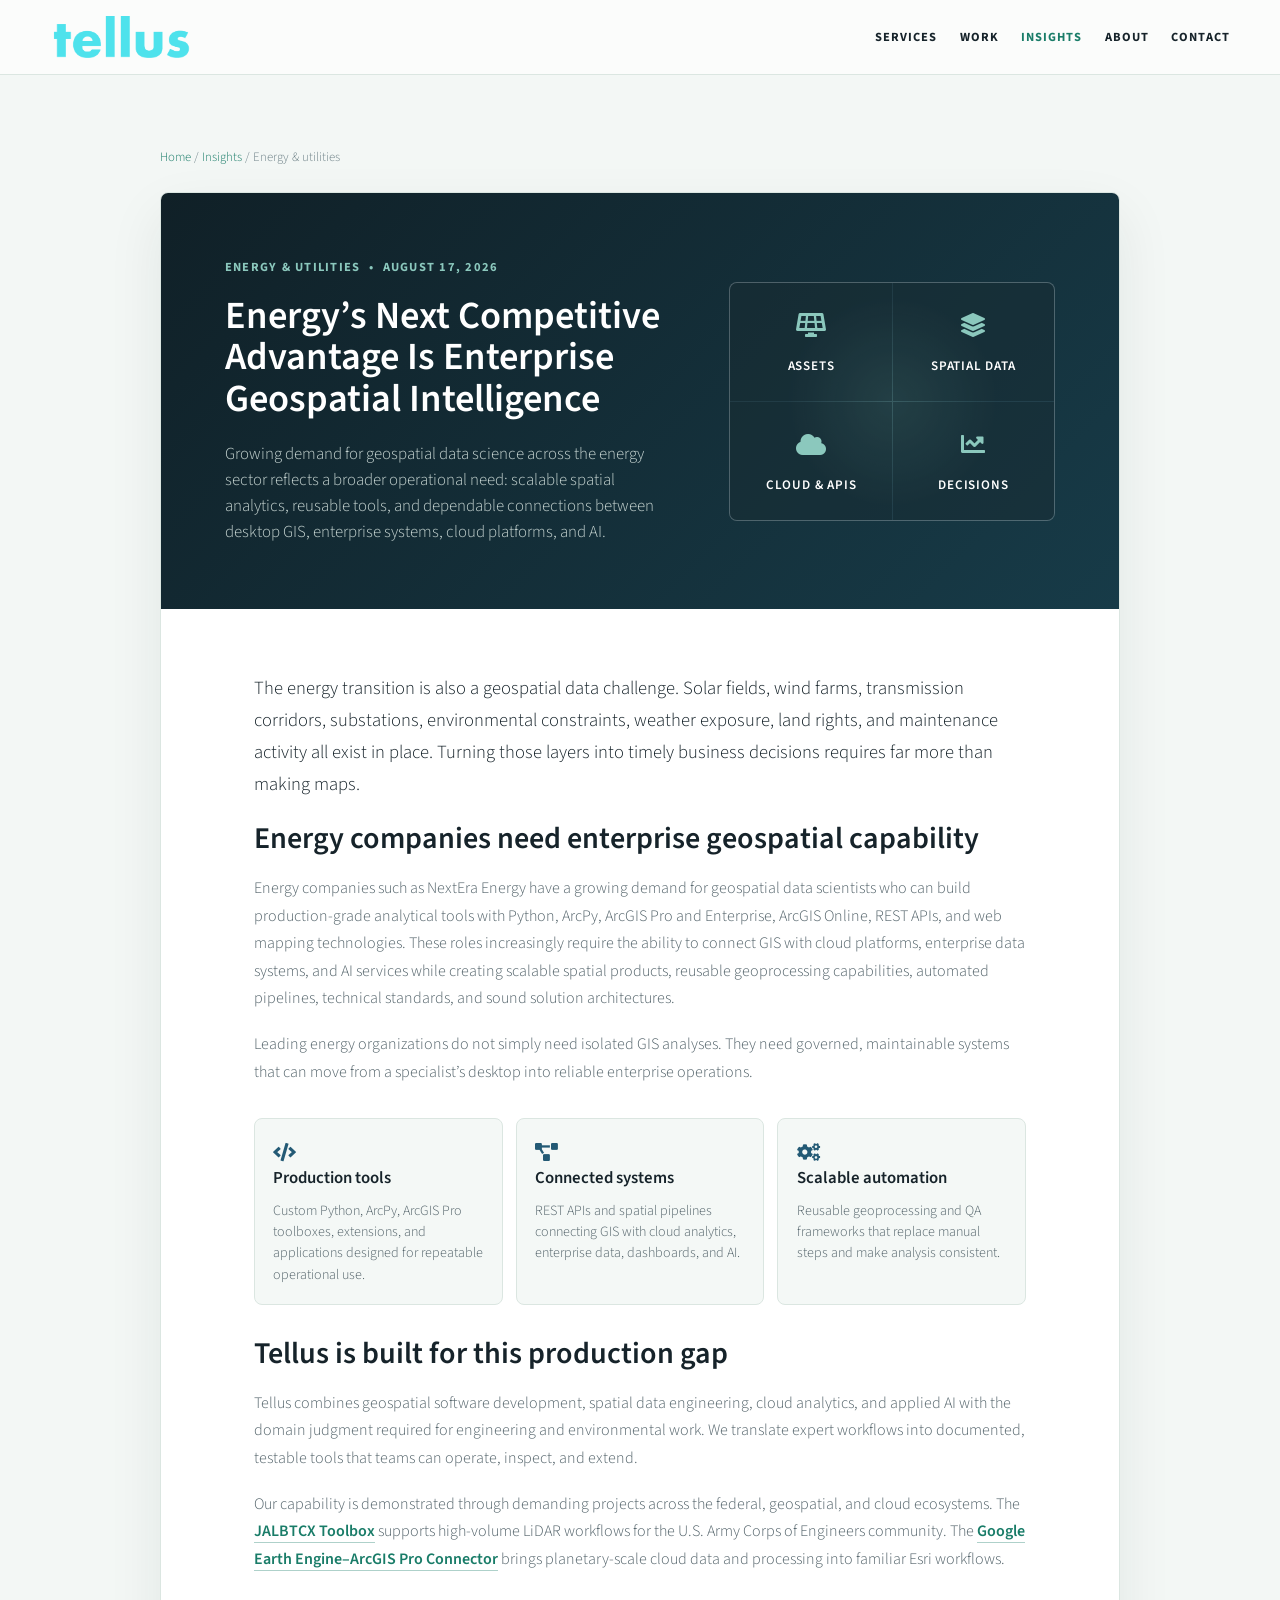
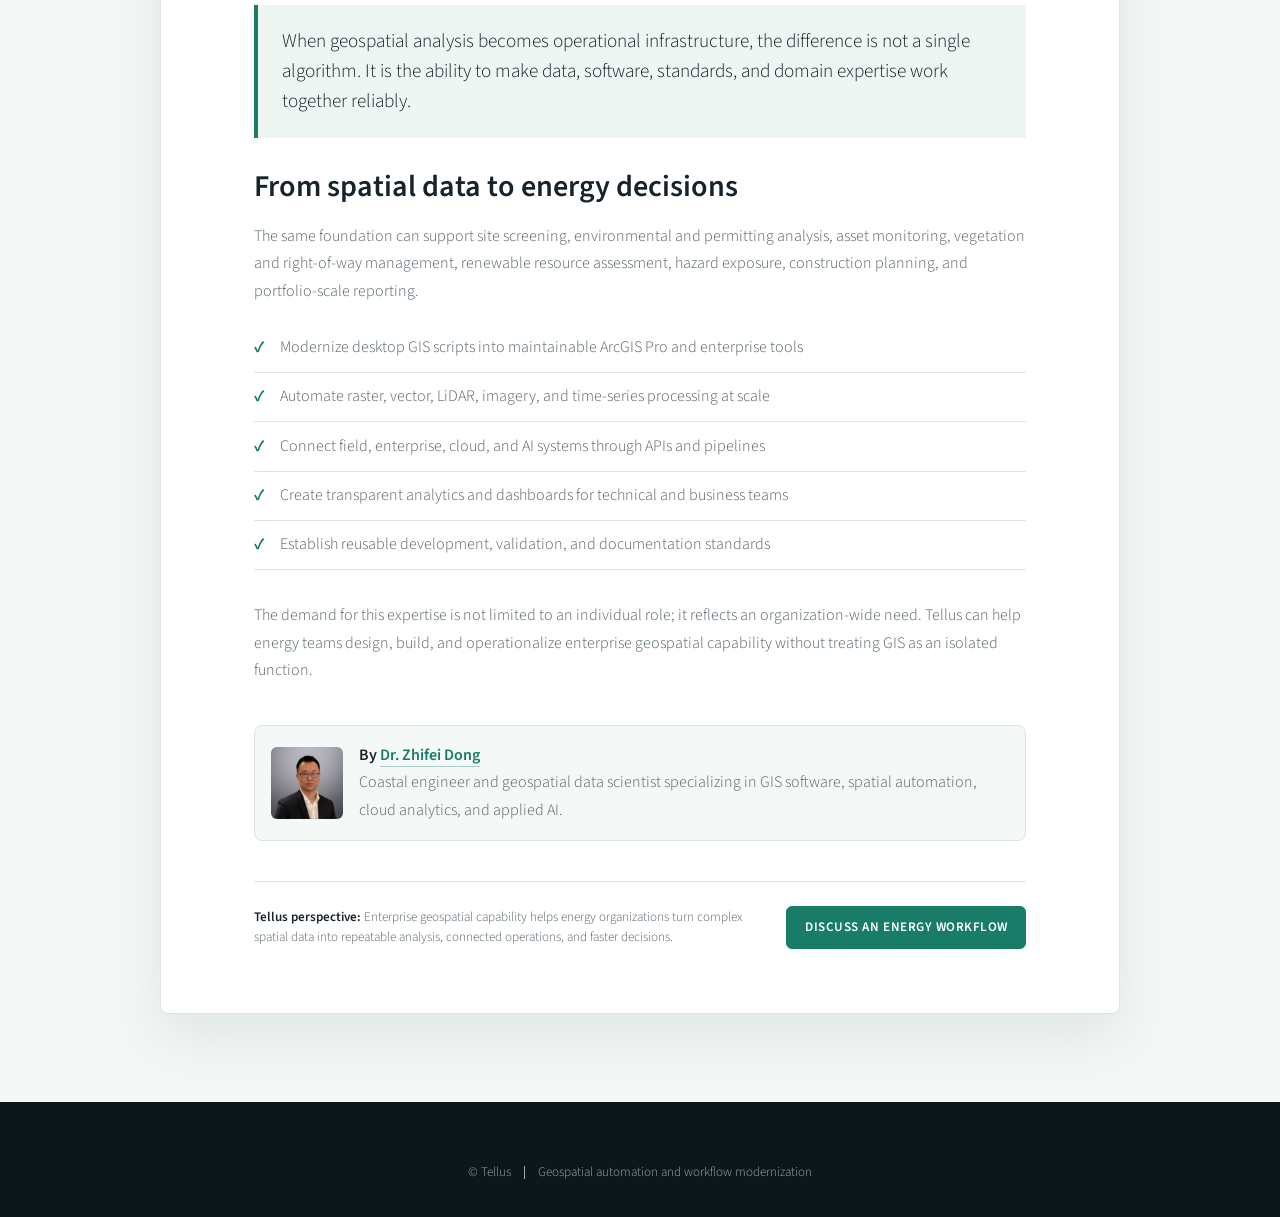
<file: articles/enterprise-geospatial-intelligence-energy.html>
<!DOCTYPE HTML><html lang="en"><head>
<title>Enterprise Geospatial Intelligence for Energy | Tellus</title><link rel="icon" type="image/png" href="/images/tellus_symbol_square_clear.png" /><meta charset="utf-8" /><meta name="viewport" content="width=device-width, initial-scale=1, user-scalable=no" />
<meta name="description" content="Why energy companies need enterprise geospatial intelligence connecting ArcGIS, Python, cloud platforms, APIs, spatial analytics, and AI." /><link rel="canonical" href="https://www.tellusai.com/articles/enterprise-geospatial-intelligence-energy.html" />
<meta name="author" content="Dr. Zhifei Dong" /><meta property="og:type" content="article" /><meta property="og:site_name" content="Tellus" /><meta property="og:title" content="Energy’s Next Competitive Advantage Is Enterprise Geospatial Intelligence" /><meta property="og:description" content="How scalable spatial analytics and connected GIS systems support modern energy operations." /><meta property="og:url" content="https://www.tellusai.com/articles/enterprise-geospatial-intelligence-energy.html" /><meta property="article:published_time" content="2026-08-17" /><meta property="article:author" content="Dr. Zhifei Dong" />
<meta name="twitter:card" content="summary" /><meta name="twitter:title" content="Enterprise Geospatial Intelligence for Energy" /><meta name="twitter:description" content="How scalable spatial analytics and connected GIS systems support modern energy operations." />
<script type="application/ld+json">{"@context":"https://schema.org","@type":"TechArticle","headline":"Energy’s Next Competitive Advantage Is Enterprise Geospatial Intelligence","description":"Why energy companies need enterprise geospatial intelligence connecting ArcGIS, Python, cloud platforms, APIs, spatial analytics, and AI.","datePublished":"2026-08-17","dateModified":"2026-08-17","mainEntityOfPage":"https://www.tellusai.com/articles/enterprise-geospatial-intelligence-energy.html","author":{"@type":"Person","name":"Dr. Zhifei Dong","url":"https://www.tellusai.com/about.html"},"publisher":{"@type":"Organization","name":"Tellus","url":"https://www.tellusai.com/","logo":{"@type":"ImageObject","url":"https://www.tellusai.com/images/Tellus_Logo_square_tight.png"}},"about":["Enterprise GIS","Energy industry","Geospatial data science","ArcGIS","Applied AI"]}</script>
<script type="application/ld+json">{"@context":"https://schema.org","@type":"BreadcrumbList","itemListElement":[{"@type":"ListItem","position":1,"name":"Home","item":"https://www.tellusai.com/"},{"@type":"ListItem","position":2,"name":"Insights","item":"https://www.tellusai.com/insights.html"},{"@type":"ListItem","position":3,"name":"Enterprise Geospatial Intelligence for Energy","item":"https://www.tellusai.com/articles/enterprise-geospatial-intelligence-energy.html"}]}</script>
<link rel="stylesheet" href="/assets/css/main.css?v=20260813" /><link rel="stylesheet" href="/assets/css/tellus.css?v=20260817c" /><noscript><link rel="stylesheet" href="/assets/css/noscript.css?v=20260813" /></noscript></head>
<body class="is-preload insights-page"><header class="insights-page-top"><nav class="site-nav" aria-label="Primary navigation"><a class="brand" href="/index.html"><img src="/images/Tellus_Logo_clear.png" alt="Tellus" /></a><div class="nav-links"><a href="/services.html">Services</a><a href="/case-studies.html">Work</a><a href="/insights.html" aria-current="page">Insights</a><a href="/about.html">About</a><a href="/index.html#contact">Contact</a></div></nav></header>
<main><section class="main tellus-section insights-section"><div class="container"><p class="breadcrumb"><a href="/index.html">Home</a> / <a href="/insights.html">Insights</a> / Energy &amp; utilities</p>
<article class="insight-article"><header class="insight-header energy-insight-header"><div><p class="insight-meta">Energy &amp; utilities &nbsp;&bull;&nbsp; August 17, 2026</p><h1>Energy&rsquo;s Next Competitive Advantage Is Enterprise Geospatial Intelligence</h1><p class="insight-deck">Growing demand for geospatial data science across the energy sector reflects a broader operational need: scalable spatial analytics, reusable tools, and dependable connections between desktop GIS, enterprise systems, cloud platforms, and AI.</p></div><aside class="energy-network-graphic" aria-label="Energy network connecting assets, spatial data, cloud systems, and decisions"><div class="energy-node"><span class="icon solid fa-solar-panel"></span><strong>Assets</strong></div><div class="energy-node"><span class="icon solid fa-layer-group"></span><strong>Spatial data</strong></div><div class="energy-node"><span class="icon solid fa-cloud"></span><strong>Cloud &amp; APIs</strong></div><div class="energy-node"><span class="icon solid fa-chart-line"></span><strong>Decisions</strong></div></aside></header>
<div class="insight-body"><p class="article-lead">The energy transition is also a geospatial data challenge. Solar fields, wind farms, transmission corridors, substations, environmental constraints, weather exposure, land rights, and maintenance activity all exist in place. Turning those layers into timely business decisions requires far more than making maps.</p>
<h2>Energy companies need enterprise geospatial capability</h2><p>Energy companies such as NextEra Energy have a growing demand for geospatial data scientists who can build production-grade analytical tools with Python, ArcPy, ArcGIS Pro and Enterprise, ArcGIS Online, REST APIs, and web mapping technologies. These roles increasingly require the ability to connect GIS with cloud platforms, enterprise data systems, and AI services while creating scalable spatial products, reusable geoprocessing capabilities, automated pipelines, technical standards, and sound solution architectures.</p><p>Leading energy organizations do not simply need isolated GIS analyses. They need governed, maintainable systems that can move from a specialist&rsquo;s desktop into reliable enterprise operations.</p>
<div class="assessment-grid energy-capability-grid"><div><span class="icon solid fa-code"></span><h3>Production tools</h3><p>Custom Python, ArcPy, ArcGIS Pro toolboxes, extensions, and applications designed for repeatable operational use.</p></div><div><span class="icon solid fa-project-diagram"></span><h3>Connected systems</h3><p>REST APIs and spatial pipelines connecting GIS with cloud analytics, enterprise data, dashboards, and AI.</p></div><div><span class="icon solid fa-cogs"></span><h3>Scalable automation</h3><p>Reusable geoprocessing and QA frameworks that replace manual steps and make analysis consistent.</p></div></div>
<h2>Tellus is built for this production gap</h2><p>Tellus combines geospatial software development, spatial data engineering, cloud analytics, and applied AI with the domain judgment required for engineering and environmental work. We translate expert workflows into documented, testable tools that teams can operate, inspect, and extend.</p><p>Our capability is demonstrated through demanding projects across the federal, geospatial, and cloud ecosystems. The <a href="/case-studies.html#jalbtcx">JALBTCX Toolbox</a> supports high-volume LiDAR workflows for the U.S. Army Corps of Engineers community. The <a href="/case-studies.html#earth-engine">Google Earth Engine&ndash;ArcGIS Pro Connector</a> brings planetary-scale cloud data and processing into familiar Esri workflows.</p>
<blockquote>When geospatial analysis becomes operational infrastructure, the difference is not a single algorithm. It is the ability to make data, software, standards, and domain expertise work together reliably.</blockquote>
<h2>From spatial data to energy decisions</h2><p>The same foundation can support site screening, environmental and permitting analysis, asset monitoring, vegetation and right-of-way management, renewable resource assessment, hazard exposure, construction planning, and portfolio-scale reporting.</p><ul class="article-checklist"><li>Modernize desktop GIS scripts into maintainable ArcGIS Pro and enterprise tools</li><li>Automate raster, vector, LiDAR, imagery, and time-series processing at scale</li><li>Connect field, enterprise, cloud, and AI systems through APIs and pipelines</li><li>Create transparent analytics and dashboards for technical and business teams</li><li>Establish reusable development, validation, and documentation standards</li></ul>
<p>The demand for this expertise is not limited to an individual role; it reflects an organization-wide need. Tellus can help energy teams design, build, and operationalize enterprise geospatial capability without treating GIS as an isolated function.</p>
<aside class="author-box"><img src="/images/zhifei_profile.png" alt="Dr. Zhifei Dong" /><p><strong>By <a href="/about.html">Dr. Zhifei Dong</a></strong><br />Coastal engineer and geospatial data scientist specializing in GIS software, spatial automation, cloud analytics, and applied AI.</p></aside>
<footer class="article-footer"><p><strong>Tellus perspective:</strong> Enterprise geospatial capability helps energy organizations turn complex spatial data into repeatable analysis, connected operations, and faster decisions.</p><a href="mailto:info@tellusai.com?subject=Enterprise%20Geospatial%20Solutions%20for%20Energy" class="button primary">Discuss an Energy Workflow</a></footer></div></article>
</div></section></main><footer id="footer"><ul class="copyright"><li>&copy; Tellus</li><li>Geospatial automation and workflow modernization</li></ul></footer><script src="/assets/js/jquery.min.js"></script><script src="/assets/js/browser.min.js"></script><script src="/assets/js/breakpoints.min.js"></script><script src="/assets/js/util.js"></script><script src="/assets/js/main.js"></script></body></html>
</file>
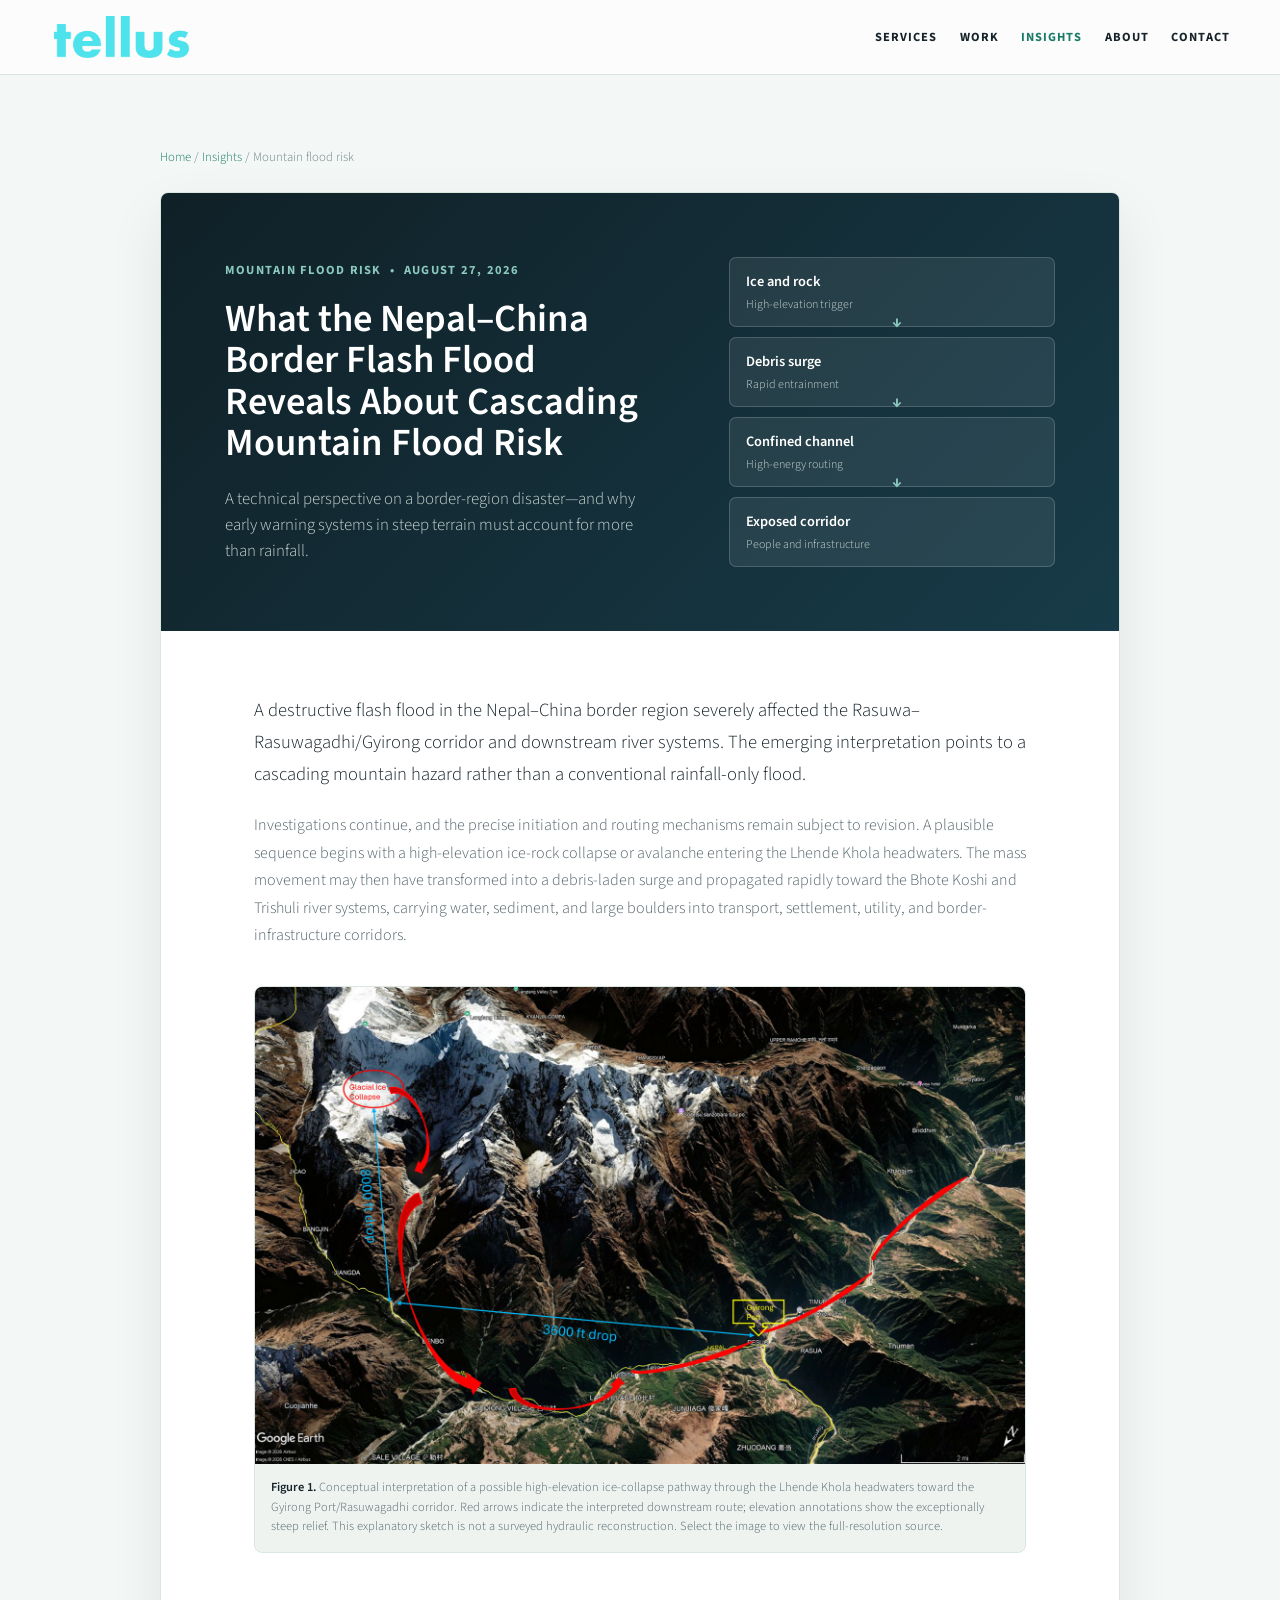
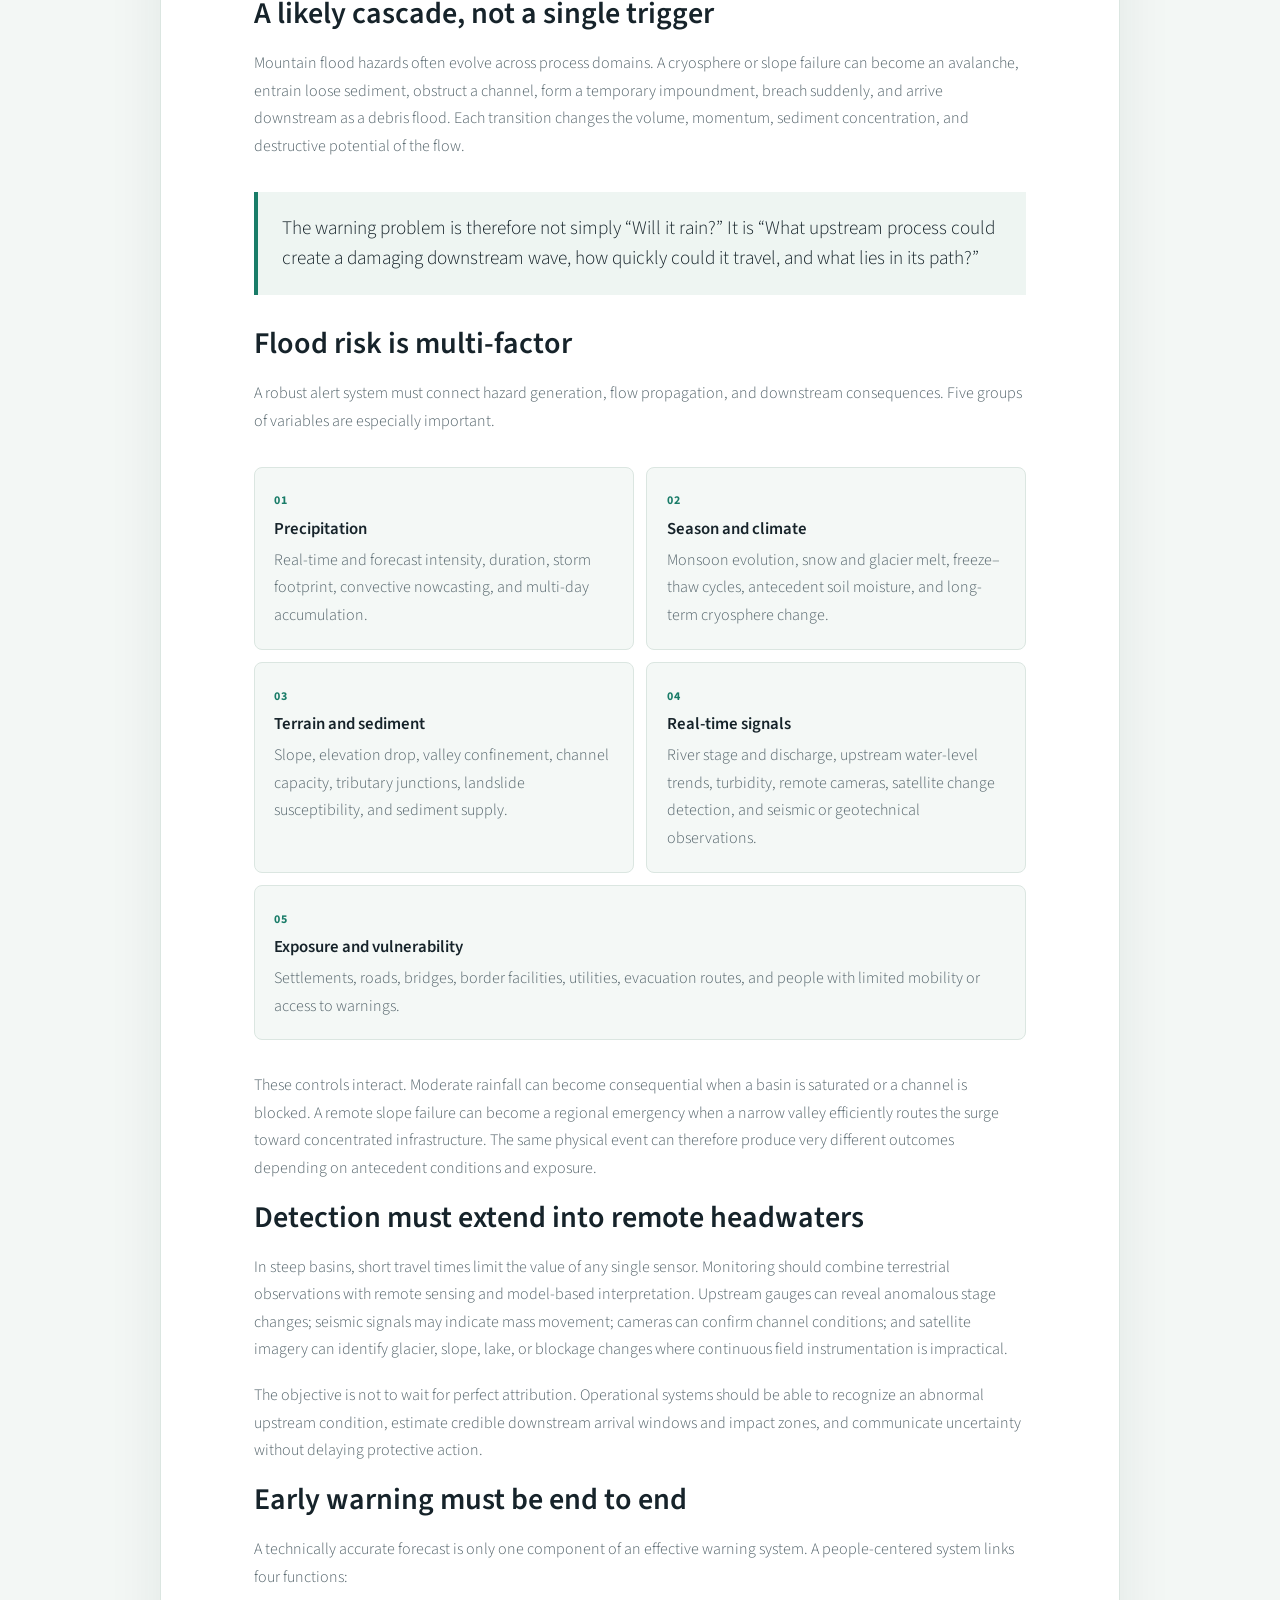
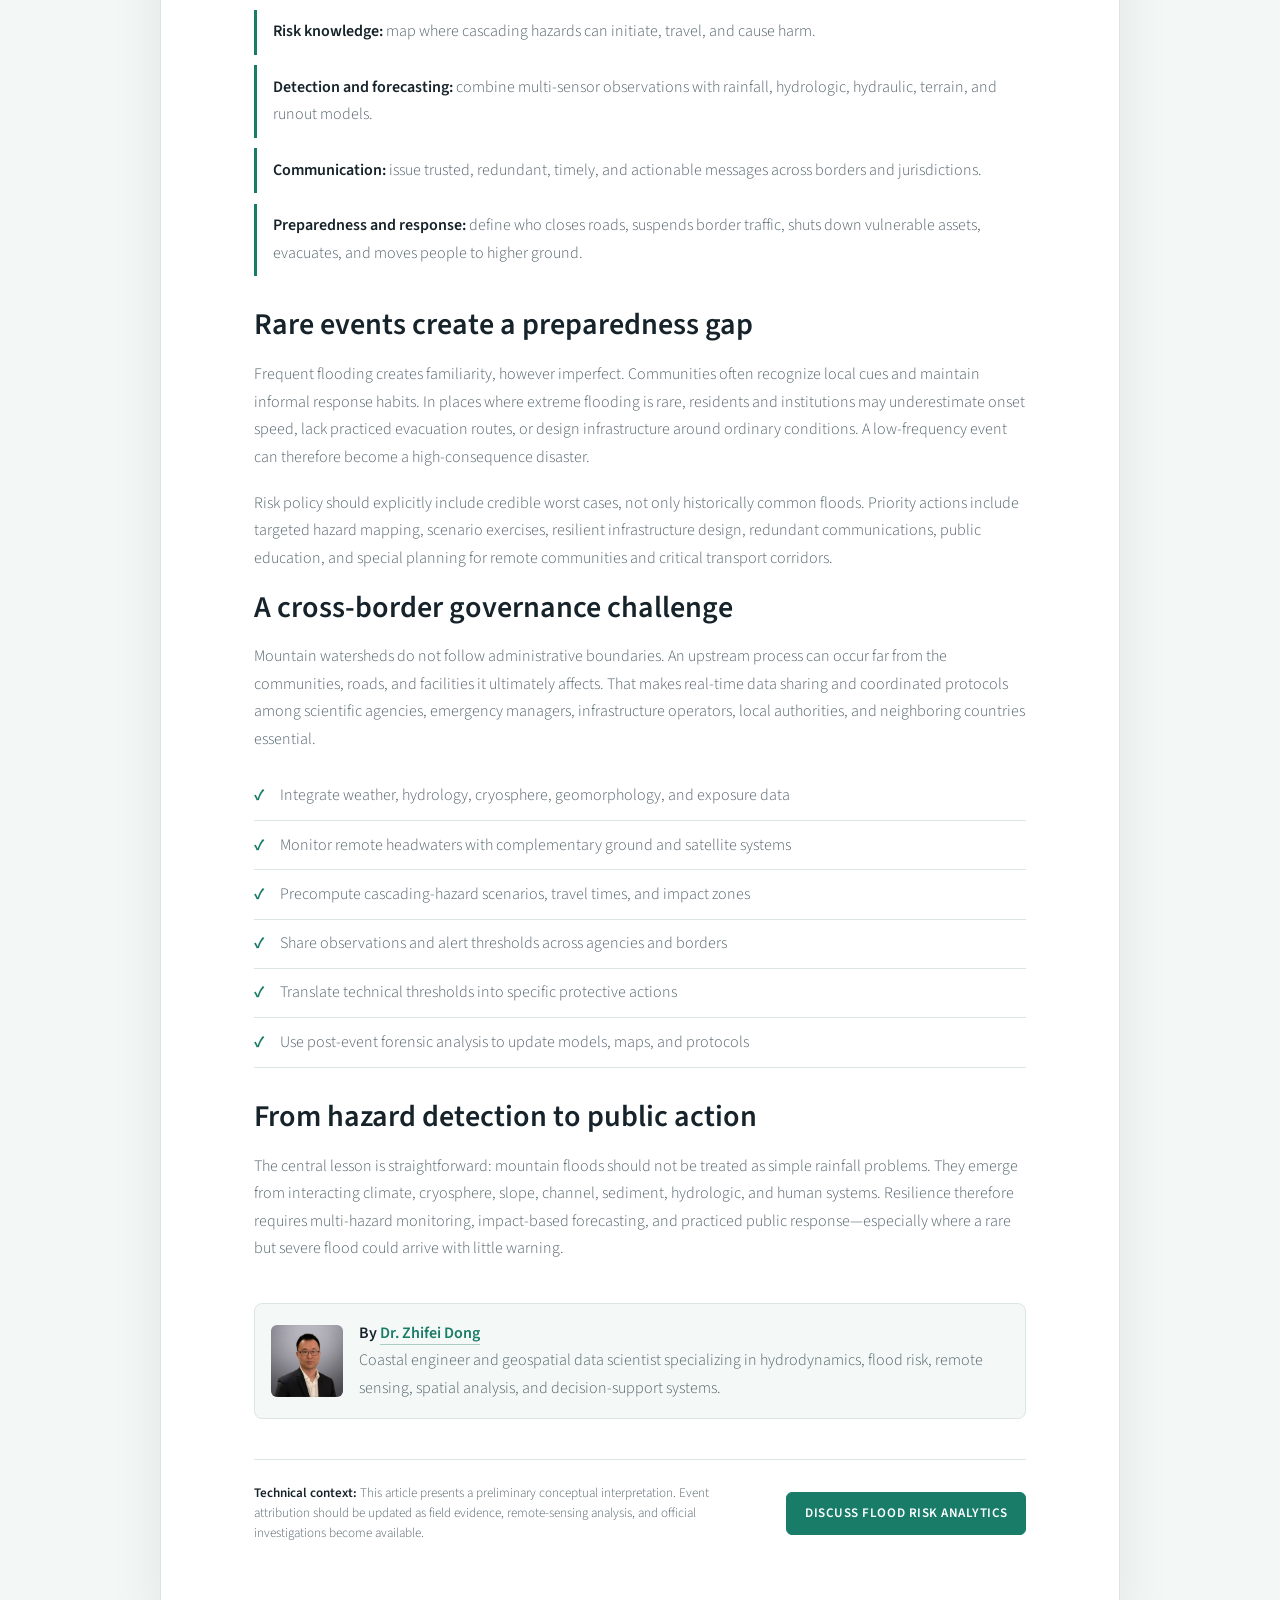
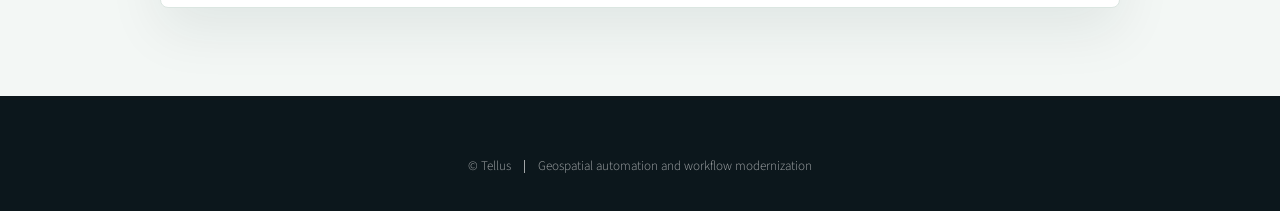
<file: articles/nepal-china-border-flash-flood.html>
<!DOCTYPE HTML><html lang="en"><head>
<title>Nepal–China Border Flash Flood and Cascading Mountain Risk | Tellus</title><link rel="icon" type="image/png" href="/images/tellus_symbol_square_clear.png" /><meta charset="utf-8" /><meta name="viewport" content="width=device-width, initial-scale=1, user-scalable=no" />
<meta name="description" content="A technical perspective on the Nepal–China border flash flood and why mountain early warning systems must account for cascading cryosphere, debris-flow, and flood hazards." /><link rel="canonical" href="https://www.tellusai.com/articles/nepal-china-border-flash-flood.html" /><meta name="author" content="Dr. Zhifei Dong" />
<meta property="og:type" content="article" /><meta property="og:site_name" content="Tellus" /><meta property="og:title" content="What the Nepal–China Border Flash Flood Reveals About Cascading Mountain Flood Risk" /><meta property="og:description" content="Why mountain flood early warning must look beyond rainfall to connected cryosphere, slope, channel, and exposure processes." /><meta property="og:url" content="https://www.tellusai.com/articles/nepal-china-border-flash-flood.html" /><meta property="og:image" content="https://www.tellusai.com/images/nepal_flash_flood_web.jpg" /><meta property="article:published_time" content="2026-08-27" /><meta property="article:author" content="Dr. Zhifei Dong" />
<meta name="twitter:card" content="summary_large_image" /><meta name="twitter:title" content="Cascading Mountain Flood Risk at the Nepal–China Border" /><meta name="twitter:description" content="A technical perspective on multi-hazard monitoring and people-centered early warning." /><meta name="twitter:image" content="https://www.tellusai.com/images/nepal_flash_flood_web.jpg" />
<script type="application/ld+json">{"@context":"https://schema.org","@type":"TechArticle","headline":"What the Nepal–China Border Flash Flood Reveals About Cascading Mountain Flood Risk","description":"A technical perspective on the Nepal–China border flash flood and the broader lessons for multi-hazard early warning systems.","datePublished":"2026-08-27","dateModified":"2026-08-27","mainEntityOfPage":"https://www.tellusai.com/articles/nepal-china-border-flash-flood.html","image":"https://www.tellusai.com/images/nepal_flash_flood_web.jpg","author":{"@type":"Person","name":"Dr. Zhifei Dong","url":"https://www.tellusai.com/about.html"},"publisher":{"@type":"Organization","name":"Tellus","url":"https://www.tellusai.com/","logo":{"@type":"ImageObject","url":"https://www.tellusai.com/images/Tellus_Logo_square_tight.png"}},"about":["Flash floods","Cascading hazards","Cryosphere","Early warning systems","Mountain hydrology"]}</script>
<script type="application/ld+json">{"@context":"https://schema.org","@type":"BreadcrumbList","itemListElement":[{"@type":"ListItem","position":1,"name":"Home","item":"https://www.tellusai.com/"},{"@type":"ListItem","position":2,"name":"Insights","item":"https://www.tellusai.com/insights.html"},{"@type":"ListItem","position":3,"name":"Nepal–China Border Flash Flood","item":"https://www.tellusai.com/articles/nepal-china-border-flash-flood.html"}]}</script>
<link rel="stylesheet" href="/assets/css/main.css?v=20260813" /><link rel="stylesheet" href="/assets/css/tellus.css?v=20260827" /><noscript><link rel="stylesheet" href="/assets/css/noscript.css?v=20260813" /></noscript></head>
<body class="is-preload insights-page"><header class="insights-page-top"><nav class="site-nav" aria-label="Primary navigation"><a class="brand" href="/index.html" aria-label="Tellus home"><img src="/images/Tellus_Logo_clear.png" alt="Tellus" /></a><div class="nav-links"><a href="/services.html">Services</a><a href="/case-studies.html">Work</a><a href="/insights.html" aria-current="page">Insights</a><a href="/about.html">About</a><a href="/index.html#contact">Contact</a></div></nav></header>
<main><section class="main tellus-section insights-section"><div class="container"><p class="breadcrumb"><a href="/index.html">Home</a> / <a href="/insights.html">Insights</a> / Mountain flood risk</p>
<article class="insight-article"><header class="insight-header mountain-insight-header"><div><p class="insight-meta">Mountain flood risk &nbsp;&bull;&nbsp; August 27, 2026</p><h1>What the Nepal–China Border Flash Flood Reveals About Cascading Mountain Flood Risk</h1><p class="insight-deck">A technical perspective on a border-region disaster—and why early warning systems in steep terrain must account for more than rainfall.</p></div><div class="mountain-process" aria-label="Cascading hazard sequence from high mountain collapse to downstream impacts"><span><strong>Ice and rock</strong><small>High-elevation trigger</small></span><span><strong>Debris surge</strong><small>Rapid entrainment</small></span><span><strong>Confined channel</strong><small>High-energy routing</small></span><span><strong>Exposed corridor</strong><small>People and infrastructure</small></span></div></header>
<div class="insight-body"><p class="article-lead">A destructive flash flood in the Nepal–China border region severely affected the Rasuwa–Rasuwagadhi/Gyirong corridor and downstream river systems. The emerging interpretation points to a cascading mountain hazard rather than a conventional rainfall-only flood.</p>
<p>Investigations continue, and the precise initiation and routing mechanisms remain subject to revision. A plausible sequence begins with a high-elevation ice-rock collapse or avalanche entering the Lhende Khola headwaters. The mass movement may then have transformed into a debris-laden surge and propagated rapidly toward the Bhote Koshi and Trishuli river systems, carrying water, sediment, and large boulders into transport, settlement, utility, and border-infrastructure corridors.</p>
<figure class="article-figure"><a href="/images/nepal_flash_flood.png"><img src="/images/nepal_flash_flood_web.jpg" width="1600" height="993" alt="Oblique satellite-terrain view showing a conceptual route from a suspected glacial ice collapse through a steep mountain valley toward Gyirong Port" /></a><figcaption><strong>Figure 1.</strong> Conceptual interpretation of a possible high-elevation ice-collapse pathway through the Lhende Khola headwaters toward the Gyirong Port/Rasuwagadhi corridor. Red arrows indicate the interpreted downstream route; elevation annotations show the exceptionally steep relief. This explanatory sketch is not a surveyed hydraulic reconstruction. Select the image to view the full-resolution source.</figcaption></figure>
<h2>A likely cascade, not a single trigger</h2><p>Mountain flood hazards often evolve across process domains. A cryosphere or slope failure can become an avalanche, entrain loose sediment, obstruct a channel, form a temporary impoundment, breach suddenly, and arrive downstream as a debris flood. Each transition changes the volume, momentum, sediment concentration, and destructive potential of the flow.</p>
<blockquote>The warning problem is therefore not simply “Will it rain?” It is “What upstream process could create a damaging downstream wave, how quickly could it travel, and what lies in its path?”</blockquote>
<h2>Flood risk is multi-factor</h2><p>A robust alert system must connect hazard generation, flow propagation, and downstream consequences. Five groups of variables are especially important.</p>
<div class="mountain-factor-grid"><section><span>01</span><h3>Precipitation</h3><p>Real-time and forecast intensity, duration, storm footprint, convective nowcasting, and multi-day accumulation.</p></section><section><span>02</span><h3>Season and climate</h3><p>Monsoon evolution, snow and glacier melt, freeze–thaw cycles, antecedent soil moisture, and long-term cryosphere change.</p></section><section><span>03</span><h3>Terrain and sediment</h3><p>Slope, elevation drop, valley confinement, channel capacity, tributary junctions, landslide susceptibility, and sediment supply.</p></section><section><span>04</span><h3>Real-time signals</h3><p>River stage and discharge, upstream water-level trends, turbidity, remote cameras, satellite change detection, and seismic or geotechnical observations.</p></section><section><span>05</span><h3>Exposure and vulnerability</h3><p>Settlements, roads, bridges, border facilities, utilities, evacuation routes, and people with limited mobility or access to warnings.</p></section></div>
<p>These controls interact. Moderate rainfall can become consequential when a basin is saturated or a channel is blocked. A remote slope failure can become a regional emergency when a narrow valley efficiently routes the surge toward concentrated infrastructure. The same physical event can therefore produce very different outcomes depending on antecedent conditions and exposure.</p>
<h2>Detection must extend into remote headwaters</h2><p>In steep basins, short travel times limit the value of any single sensor. Monitoring should combine terrestrial observations with remote sensing and model-based interpretation. Upstream gauges can reveal anomalous stage changes; seismic signals may indicate mass movement; cameras can confirm channel conditions; and satellite imagery can identify glacier, slope, lake, or blockage changes where continuous field instrumentation is impractical.</p><p>The objective is not to wait for perfect attribution. Operational systems should be able to recognize an abnormal upstream condition, estimate credible downstream arrival windows and impact zones, and communicate uncertainty without delaying protective action.</p>
<h2>Early warning must be end to end</h2><p>A technically accurate forecast is only one component of an effective warning system. A people-centered system links four functions:</p><ol class="warning-sequence"><li><strong>Risk knowledge:</strong> map where cascading hazards can initiate, travel, and cause harm.</li><li><strong>Detection and forecasting:</strong> combine multi-sensor observations with rainfall, hydrologic, hydraulic, terrain, and runout models.</li><li><strong>Communication:</strong> issue trusted, redundant, timely, and actionable messages across borders and jurisdictions.</li><li><strong>Preparedness and response:</strong> define who closes roads, suspends border traffic, shuts down vulnerable assets, evacuates, and moves people to higher ground.</li></ol>
<h2>Rare events create a preparedness gap</h2><p>Frequent flooding creates familiarity, however imperfect. Communities often recognize local cues and maintain informal response habits. In places where extreme flooding is rare, residents and institutions may underestimate onset speed, lack practiced evacuation routes, or design infrastructure around ordinary conditions. A low-frequency event can therefore become a high-consequence disaster.</p><p>Risk policy should explicitly include credible worst cases, not only historically common floods. Priority actions include targeted hazard mapping, scenario exercises, resilient infrastructure design, redundant communications, public education, and special planning for remote communities and critical transport corridors.</p>
<h2>A cross-border governance challenge</h2><p>Mountain watersheds do not follow administrative boundaries. An upstream process can occur far from the communities, roads, and facilities it ultimately affects. That makes real-time data sharing and coordinated protocols among scientific agencies, emergency managers, infrastructure operators, local authorities, and neighboring countries essential.</p>
<ul class="article-checklist"><li>Integrate weather, hydrology, cryosphere, geomorphology, and exposure data</li><li>Monitor remote headwaters with complementary ground and satellite systems</li><li>Precompute cascading-hazard scenarios, travel times, and impact zones</li><li>Share observations and alert thresholds across agencies and borders</li><li>Translate technical thresholds into specific protective actions</li><li>Use post-event forensic analysis to update models, maps, and protocols</li></ul>
<h2>From hazard detection to public action</h2><p>The central lesson is straightforward: mountain floods should not be treated as simple rainfall problems. They emerge from interacting climate, cryosphere, slope, channel, sediment, hydrologic, and human systems. Resilience therefore requires multi-hazard monitoring, impact-based forecasting, and practiced public response—especially where a rare but severe flood could arrive with little warning.</p>
<aside class="author-box"><img src="/images/zhifei_profile.png" alt="Dr. Zhifei Dong" /><p><strong>By <a href="/about.html">Dr. Zhifei Dong</a></strong><br />Coastal engineer and geospatial data scientist specializing in hydrodynamics, flood risk, remote sensing, spatial analysis, and decision-support systems.</p></aside>
<footer class="article-footer"><p><strong>Technical context:</strong> This article presents a preliminary conceptual interpretation. Event attribution should be updated as field evidence, remote-sensing analysis, and official investigations become available.</p><a href="mailto:info@tellusai.com?subject=Mountain%20Flood%20Risk%20and%20Early%20Warning" class="button primary">Discuss Flood Risk Analytics</a></footer></div></article>
</div></section></main><footer id="footer"><ul class="copyright"><li>&copy; Tellus</li><li>Geospatial automation and workflow modernization</li></ul></footer><script src="/assets/js/jquery.min.js"></script><script src="/assets/js/browser.min.js"></script><script src="/assets/js/breakpoints.min.js"></script><script src="/assets/js/util.js"></script><script src="/assets/js/main.js"></script></body></html>
</file>
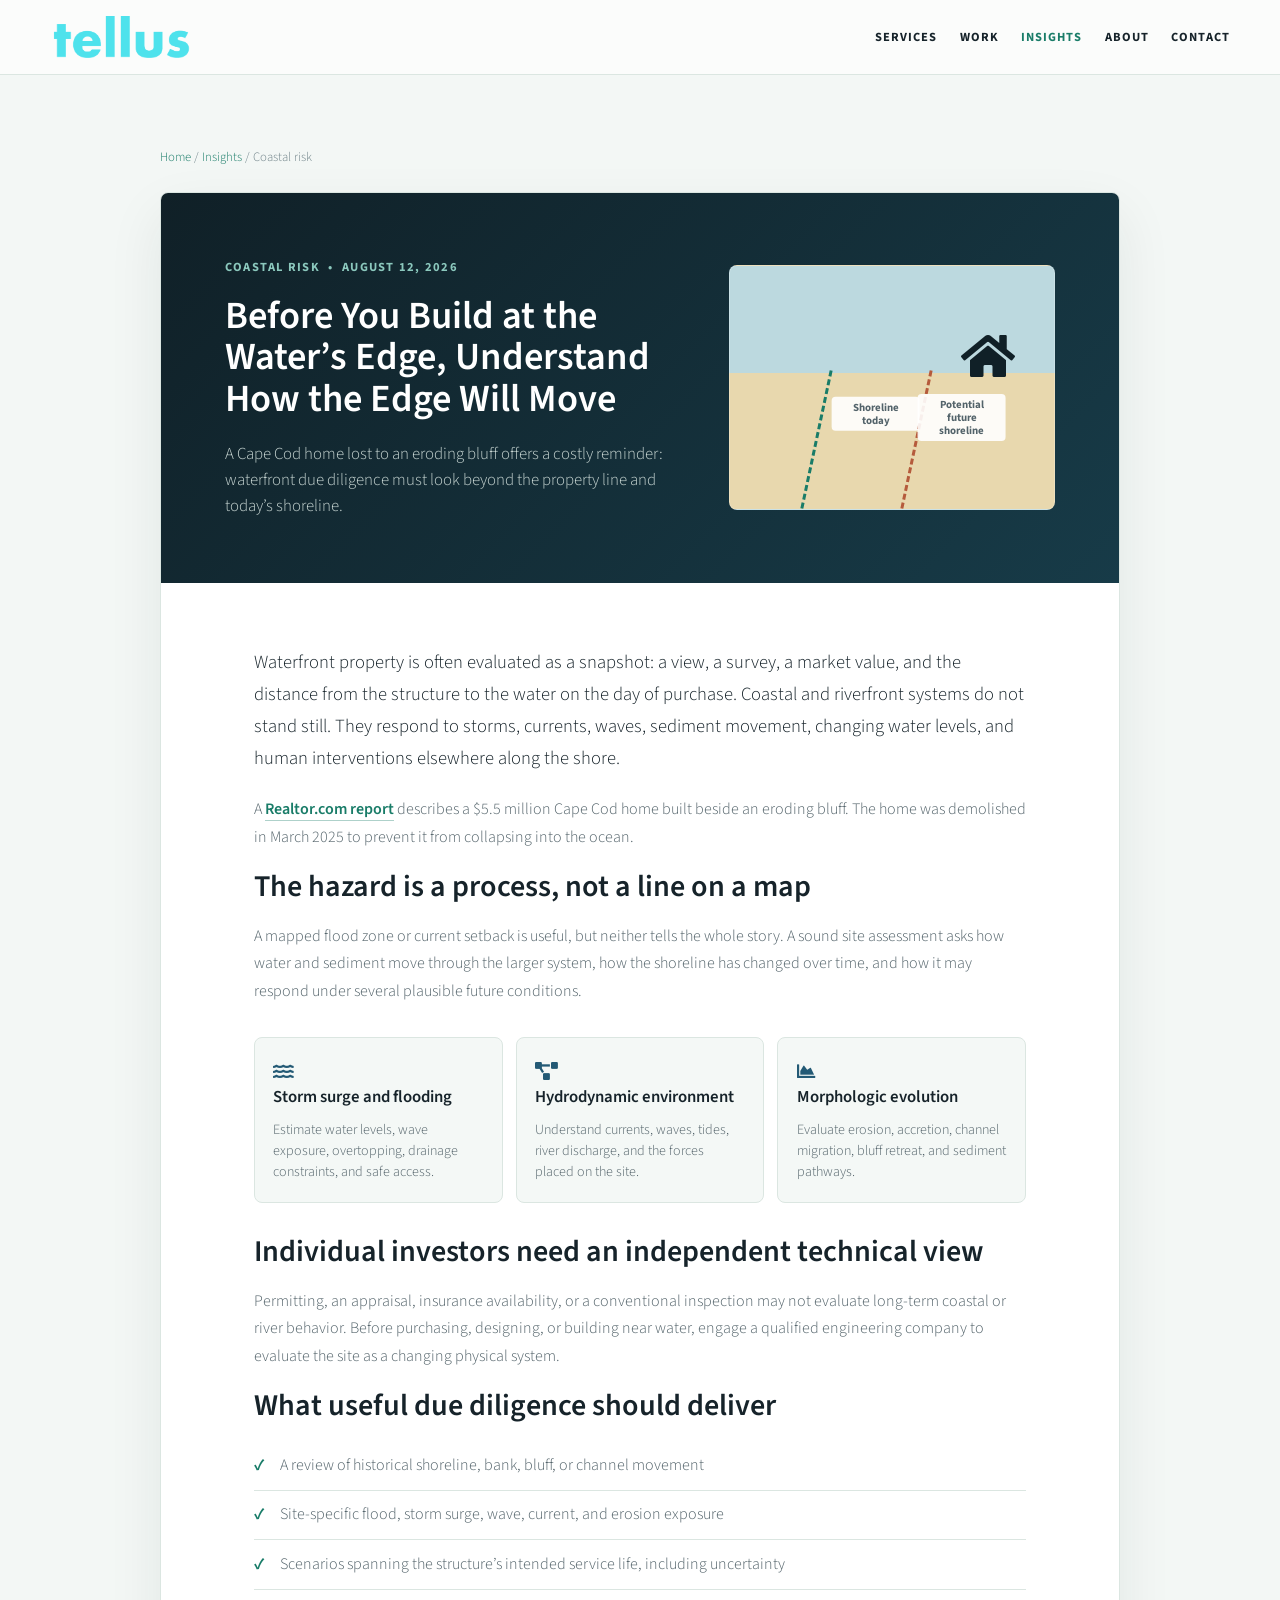
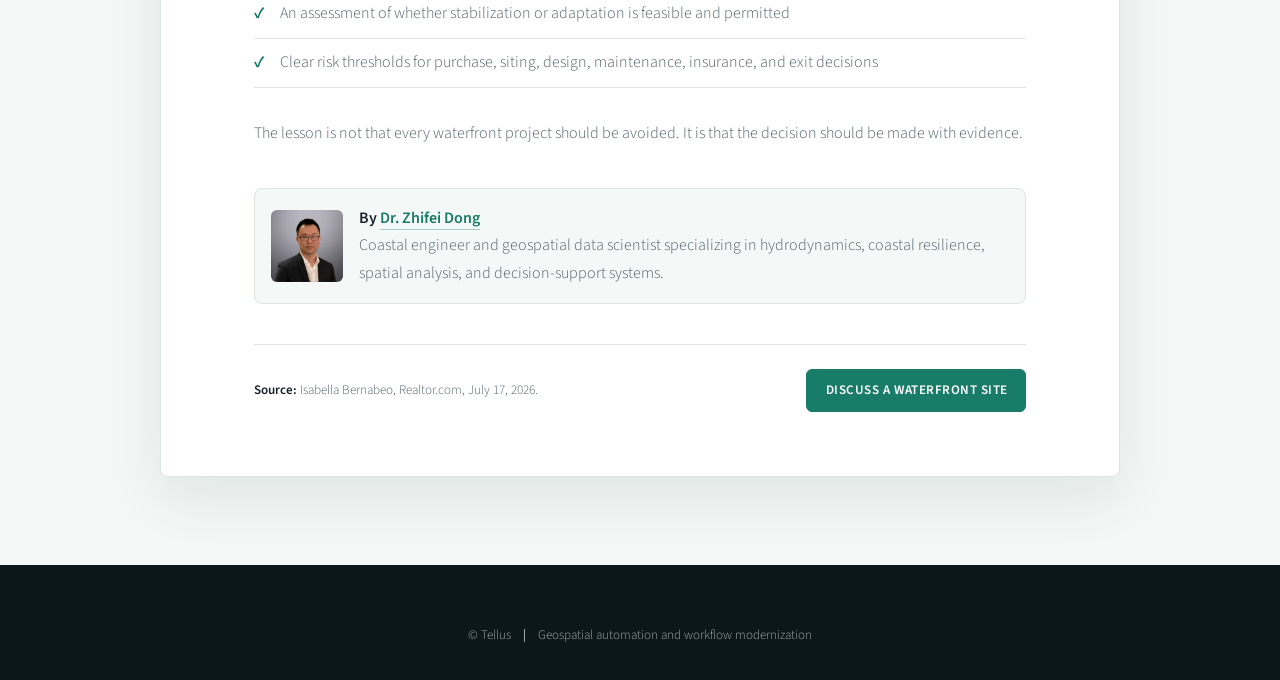
<file: articles/waterfront-site-risk.html>
<!DOCTYPE HTML><html lang="en"><head><title>Waterfront Site Risk and Shoreline Change | Tellus</title><link rel="icon" type="image/png" href="/images/tellus_symbol_square_clear.png" /><meta charset="utf-8" /><meta name="viewport" content="width=device-width, initial-scale=1, user-scalable=no" /><meta name="description" content="Why waterfront due diligence should evaluate flooding, waves, erosion, bluff retreat, and shoreline change over a property’s service life." /><link rel="canonical" href="https://www.tellusai.com/articles/waterfront-site-risk.html" /><meta name="author" content="Dr. Zhifei Dong" />
<meta property="og:type" content="article" /><meta property="og:site_name" content="Tellus" /><meta property="og:title" content="Before You Build at the Water’s Edge, Understand How the Edge Will Move" /><meta property="og:description" content="Waterfront due diligence must examine a changing physical system, not only today’s shoreline." /><meta property="og:url" content="https://www.tellusai.com/articles/waterfront-site-risk.html" /><meta property="article:published_time" content="2026-08-12" /><meta property="article:author" content="Dr. Zhifei Dong" /><meta name="twitter:card" content="summary" /><meta name="twitter:title" content="Waterfront Site Risk and Shoreline Change" /><meta name="twitter:description" content="How coastal and riverfront due diligence can reveal long-term physical risk." />
<script type="application/ld+json">{"@context":"https://schema.org","@type":"Article","headline":"Before You Build at the Water’s Edge, Understand How the Edge Will Move","description":"Why waterfront due diligence should evaluate flooding, waves, erosion, bluff retreat, and shoreline change.","datePublished":"2026-08-12","dateModified":"2026-08-17","mainEntityOfPage":"https://www.tellusai.com/articles/waterfront-site-risk.html","author":{"@type":"Person","name":"Dr. Zhifei Dong","url":"https://www.tellusai.com/about.html"},"publisher":{"@type":"Organization","name":"Tellus","url":"https://www.tellusai.com/","logo":{"@type":"ImageObject","url":"https://www.tellusai.com/images/Tellus_Logo_square_tight.png"}},"about":["Coastal risk","Shoreline change","Waterfront due diligence","Erosion"]}</script>
<script type="application/ld+json">{"@context":"https://schema.org","@type":"BreadcrumbList","itemListElement":[{"@type":"ListItem","position":1,"name":"Home","item":"https://www.tellusai.com/"},{"@type":"ListItem","position":2,"name":"Insights","item":"https://www.tellusai.com/insights.html"},{"@type":"ListItem","position":3,"name":"Waterfront Site Risk","item":"https://www.tellusai.com/articles/waterfront-site-risk.html"}]}</script>
<link rel="stylesheet" href="/assets/css/main.css?v=20260813" /><link rel="stylesheet" href="/assets/css/tellus.css?v=20260817c" /><noscript><link rel="stylesheet" href="/assets/css/noscript.css?v=20260813" /></noscript></head>
<body class="is-preload insights-page"><header class="insights-page-top"><nav class="site-nav" aria-label="Primary navigation"><a class="brand" href="/index.html"><img src="/images/Tellus_Logo_clear.png" alt="Tellus" /></a><div class="nav-links"><a href="/services.html">Services</a><a href="/case-studies.html">Work</a><a href="/insights.html" aria-current="page">Insights</a><a href="/about.html">About</a><a href="/index.html#contact">Contact</a></div></nav></header>
<main><section class="main tellus-section insights-section"><div class="container"><p class="breadcrumb"><a href="/index.html">Home</a> / <a href="/insights.html">Insights</a> / Coastal risk</p><article class="insight-article"><header class="insight-header"><div><p class="insight-meta">Coastal risk &nbsp;&bull;&nbsp; August 12, 2026</p><h1>Before You Build at the Water&rsquo;s Edge, Understand How the Edge Will Move</h1><p class="insight-deck">A Cape Cod home lost to an eroding bluff offers a costly reminder: waterfront due diligence must look beyond the property line and today&rsquo;s shoreline.</p></div><aside class="shoreline-graphic" aria-label="Conceptual diagram showing shoreline retreat toward a waterfront structure"><span class="structure-icon icon solid fa-home"></span><div class="shoreline-year year-now"><span>Shoreline today</span></div><div class="shoreline-year year-future"><span>Potential future shoreline</span></div></aside></header>
<div class="insight-body"><p class="article-lead">Waterfront property is often evaluated as a snapshot: a view, a survey, a market value, and the distance from the structure to the water on the day of purchase. Coastal and riverfront systems do not stand still. They respond to storms, currents, waves, sediment movement, changing water levels, and human interventions elsewhere along the shore.</p><p>A <a href="https://www.realtor.com/news/trends/cape-cod-house-lawsuit-jpmorgan-bank-manic/" target="_blank" rel="noopener noreferrer">Realtor.com report</a> describes a $5.5 million Cape Cod home built beside an eroding bluff. The home was demolished in March 2025 to prevent it from collapsing into the ocean.</p>
<h2>The hazard is a process, not a line on a map</h2><p>A mapped flood zone or current setback is useful, but neither tells the whole story. A sound site assessment asks how water and sediment move through the larger system, how the shoreline has changed over time, and how it may respond under several plausible future conditions.</p><div class="assessment-grid"><div><span class="icon solid fa-water"></span><h3>Storm surge and flooding</h3><p>Estimate water levels, wave exposure, overtopping, drainage constraints, and safe access.</p></div><div><span class="icon solid fa-project-diagram"></span><h3>Hydrodynamic environment</h3><p>Understand currents, waves, tides, river discharge, and the forces placed on the site.</p></div><div><span class="icon solid fa-chart-area"></span><h3>Morphologic evolution</h3><p>Evaluate erosion, accretion, channel migration, bluff retreat, and sediment pathways.</p></div></div>
<h2>Individual investors need an independent technical view</h2><p>Permitting, an appraisal, insurance availability, or a conventional inspection may not evaluate long-term coastal or river behavior. Before purchasing, designing, or building near water, engage a qualified engineering company to evaluate the site as a changing physical system.</p>
<h2>What useful due diligence should deliver</h2><ul class="article-checklist"><li>A review of historical shoreline, bank, bluff, or channel movement</li><li>Site-specific flood, storm surge, wave, current, and erosion exposure</li><li>Scenarios spanning the structure&rsquo;s intended service life, including uncertainty</li><li>An assessment of whether stabilization or adaptation is feasible and permitted</li><li>Clear risk thresholds for purchase, siting, design, maintenance, insurance, and exit decisions</li></ul><p>The lesson is not that every waterfront project should be avoided. It is that the decision should be made with evidence.</p>
<aside class="author-box"><img src="/images/zhifei_profile.png" alt="Dr. Zhifei Dong" /><p><strong>By <a href="/about.html">Dr. Zhifei Dong</a></strong><br />Coastal engineer and geospatial data scientist specializing in hydrodynamics, coastal resilience, spatial analysis, and decision-support systems.</p></aside>
<footer class="article-footer"><p><strong>Source:</strong> Isabella Bernabeo, Realtor.com, July 17, 2026.</p><a href="mailto:info@tellusai.com?subject=Waterfront%20Site%20Assessment" class="button primary">Discuss a Waterfront Site</a></footer></div></article></div></section></main><footer id="footer"><ul class="copyright"><li>&copy; Tellus</li><li>Geospatial automation and workflow modernization</li></ul></footer><script src="/assets/js/jquery.min.js"></script><script src="/assets/js/browser.min.js"></script><script src="/assets/js/breakpoints.min.js"></script><script src="/assets/js/util.js"></script><script src="/assets/js/main.js"></script></body></html>
</file>
<file: assets/css/tellus.css>
/* Tellus positioning and layout overrides */

:root {
	--tellus-ink: #16232a;
	--tellus-muted: #53636a;
	--tellus-soft: #f3f7f5;
	--tellus-line: #dbe6e1;
	--tellus-green: #197c68;
	--tellus-blue: #235a75;
	--tellus-gold: #c99733;
	--tellus-dark: #102027;
}

html {
	scroll-behavior: smooth;
}

body {
	background: #fbfcfb;
	color: var(--tellus-muted);
	font-size: 16px;
	font-weight: 300;
	letter-spacing: 0;
	line-height: 1.62;
}

body,
input,
select,
textarea {
	font-family: "Source Sans Pro", Helvetica, sans-serif;
}

a {
	border-bottom: 0;
	color: inherit;
}

a:hover {
	color: var(--tellus-green);
}

h1,
h2,
h3,
strong,
b {
	color: var(--tellus-ink);
	font-weight: 600;
	letter-spacing: 0;
}

h1 {
	font-size: clamp(2.45rem, 4.2vw, 4.35rem);
	line-height: 1.03;
	margin: 0 0 0.38em;
}

h2 {
	font-size: clamp(1.55rem, 2.35vw, 2.45rem);
	line-height: 1.14;
	margin: 0 0 0.62em;
}

h3 {
	font-size: 1.05rem;
	line-height: 1.25;
	margin: 0 0 0.7em;
}

p {
	margin: 0 0 1.15em;
}

.container {
	max-width: 1180px;
}

.button {
	border: 1px solid rgba(22, 35, 42, 0.18) !important;
	border-radius: 6px;
	box-shadow: none;
	color: var(--tellus-ink) !important;
	font-size: 0.82rem;
	font-weight: 600;
	height: auto;
	letter-spacing: 0.04em;
	line-height: 1;
	padding: 1.05em 1.3em;
	text-transform: uppercase;
	white-space: normal;
}

.button:hover {
	background: rgba(25, 124, 104, 0.08);
}

.button.primary {
	background: var(--tellus-green);
	border-color: var(--tellus-green) !important;
	color: #fff !important;
}

.button.primary:hover {
	background: #126755;
}

.eyebrow {
	color: var(--tellus-green);
	font-size: 0.76rem;
	font-weight: 700;
	letter-spacing: 0.12em;
	line-height: 1.3;
	margin-bottom: 1em;
	text-transform: uppercase;
}

#header.tellus-hero {
	background:
		linear-gradient(120deg, rgba(248, 251, 250, 0.96), rgba(248, 251, 250, 0.86) 48%, rgba(20, 41, 48, 0.8)),
		url("../../images/header.jpg") center/cover;
	color: var(--tellus-muted);
	min-height: 94vh;
	padding: 0;
	text-align: left;
}

#header.tellus-hero:after {
	display: none;
}

#header.tellus-hero:before {
	background-image:
		linear-gradient(rgba(25, 124, 104, 0.12) 1px, transparent 1px),
		linear-gradient(90deg, rgba(25, 124, 104, 0.1) 1px, transparent 1px);
	background-size: 54px 54px;
	content: "";
	inset: 0;
	opacity: 0.52;
	pointer-events: none;
	position: absolute;
}

.hero-shell {
	margin: 0 auto;
	max-width: 1220px;
	min-height: 94vh;
	padding: 1.2rem 2rem 4rem;
	position: relative;
	width: 100%;
	z-index: 1;
}

.site-nav {
	align-items: center;
	display: flex;
	justify-content: space-between;
	margin-bottom: clamp(3rem, 8vh, 7rem);
}

.brand {
	align-items: center;
	display: inline-flex;
}

.brand img {
	height: 42px;
	width: auto;
}

.nav-links {
	align-items: center;
	display: flex;
	gap: 1.4rem;
}

.nav-links a {
	color: var(--tellus-ink);
	font-size: 0.78rem;
	font-weight: 700;
	letter-spacing: 0.08em;
	text-transform: uppercase;
}

#header.tellus-hero a:hover {
	color: var(--tellus-green);
}

#header.tellus-hero .button {
	box-shadow: none;
	color: var(--tellus-ink) !important;
}

#header.tellus-hero .button.primary {
	background: var(--tellus-green);
	border-color: var(--tellus-green) !important;
	color: #fff !important;
}

#header.tellus-hero .button.primary:hover {
	background: #126755 !important;
	color: #fff !important;
}

.hero-grid {
	align-items: center;
	display: grid;
	gap: clamp(2rem, 5vw, 5rem);
	grid-template-columns: minmax(0, 1.05fr) minmax(340px, 0.72fr);
}

.hero-copy {
	max-width: 760px;
}

#header .hero-copy h1 {
	color: var(--tellus-ink);
	text-shadow: none;
}

.hero-lede {
	color: #35464d;
	font-size: clamp(1.05rem, 1.35vw, 1.18rem);
	line-height: 1.55;
	max-width: 710px;
}

.hero-actions {
	align-items: center;
	display: flex;
	flex-wrap: wrap;
	gap: 0.75rem;
	margin: 1.7rem 0 1.35rem;
}

.hero-proof {
	color: #45585f;
	display: flex;
	flex-wrap: wrap;
	font-size: 0.9rem;
	gap: 0.55rem;
	list-style: none;
	margin: 0;
}

.hero-proof li {
	background: rgba(255, 255, 255, 0.62);
	border: 1px solid rgba(22, 35, 42, 0.12);
	border-radius: 999px;
	line-height: 1.2;
	padding: 0.52rem 0.72rem;
}

.workflow-panel {
	backdrop-filter: blur(8px);
	background: rgba(16, 32, 39, 0.88);
	border: 1px solid rgba(255, 255, 255, 0.12);
	border-radius: 8px;
	box-shadow: 0 28px 70px rgba(10, 31, 37, 0.22);
	color: #dbe7e3;
	overflow: hidden;
}

.panel-header {
	align-items: center;
	background: rgba(255, 255, 255, 0.05);
	border-bottom: 1px solid rgba(255, 255, 255, 0.12);
	display: flex;
	font-size: 0.76rem;
	font-weight: 700;
	gap: 0.55rem;
	letter-spacing: 0.08em;
	padding: 0.85rem 1rem;
	text-transform: uppercase;
}

.status-dot {
	background: var(--tellus-gold);
	border-radius: 50%;
	box-shadow: 0 0 0 5px rgba(201, 151, 51, 0.18);
	display: inline-block;
	height: 0.58rem;
	width: 0.58rem;
}

.pipeline {
	display: grid;
	gap: 1rem;
	padding: 1.2rem;
}

.pipeline-item {
	align-items: flex-start;
	background: rgba(255, 255, 255, 0.055);
	border: 1px solid rgba(255, 255, 255, 0.1);
	border-radius: 8px;
	display: grid;
	gap: 0.75rem;
	grid-template-columns: auto 1fr;
	padding: 1rem;
}

.pipeline-item .icon {
	color: #8bc8bd;
	font-size: 1rem;
	line-height: 1.4;
}

.pipeline-item strong {
	color: #fff;
	display: block;
	font-size: 0.98rem;
	margin-bottom: 0.25rem;
}

.pipeline-item p {
	color: #b8c8c4;
	font-size: 0.88rem;
	line-height: 1.45;
	margin: 0;
}

.metric-strip {
	border-top: 1px solid rgba(255, 255, 255, 0.12);
	display: grid;
	grid-template-columns: repeat(3, 1fr);
}

.metric-strip div {
	padding: 1rem;
}

.metric-strip div + div {
	border-left: 1px solid rgba(255, 255, 255, 0.12);
}

.metric-strip strong {
	color: #fff;
	display: block;
	font-size: 1.08rem;
	line-height: 1;
	margin-bottom: 0.25rem;
}

.metric-strip span {
	color: #b8c8c4;
	display: block;
	font-size: 0.8rem;
	line-height: 1.25;
}

.tellus-section {
	padding: 5.5rem 0;
}

.section-intro {
	margin: 0 auto 3rem;
	max-width: 890px;
	text-align: center;
}

.section-intro.compact {
	max-width: 780px;
}

.section-intro p:last-child {
	font-size: 1rem;
	line-height: 1.55;
	margin-bottom: 0;
}

.problem-section {
	background: #fff;
}

.pain-grid {
	display: grid;
	gap: 1.1rem;
	grid-template-columns: repeat(4, 1fr);
}

.pain-grid article,
.work-grid article {
	background: #fff;
	border: 1px solid var(--tellus-line);
	border-radius: 8px;
	padding: 1.35rem;
}

.pain-grid .icon {
	color: var(--tellus-blue);
	display: block;
	font-size: 1.25rem;
	margin-bottom: 1.1rem;
}

.pain-grid p,
.service-list p,
.work-grid p {
	font-size: 0.93rem;
	line-height: 1.55;
	margin-bottom: 0;
}

.services-section {
	background: var(--tellus-soft);
}

.service-list {
	border-top: 1px solid var(--tellus-line);
	display: grid;
}

.service-list article {
	align-items: start;
	border-bottom: 1px solid var(--tellus-line);
	display: grid;
	gap: 1.3rem;
	grid-template-columns: 0.65fr 1fr 0.7fr auto;
	padding: 1.45rem 0;
}

.service-list article > a {
	color: var(--tellus-green);
	font-size: 0.78rem;
	font-weight: 700;
	text-transform: uppercase;
}

.service-list span {
	color: var(--tellus-blue);
	font-size: 0.9rem;
	font-weight: 600;
	line-height: 1.45;
}

.process-section {
	background: #fff;
}

.process-list {
	counter-reset: process;
	display: grid;
	gap: 0.8rem;
	list-style: none;
	margin: 0;
}

.process-list li {
	background: #f8faf9;
	border: 1px solid var(--tellus-line);
	border-radius: 8px;
	counter-increment: process;
	display: grid;
	gap: 0.8rem;
	grid-template-columns: auto 1fr;
	padding: 1rem;
}

.process-list li:before {
	align-items: center;
	background: var(--tellus-dark);
	border-radius: 50%;
	color: #fff;
	content: counter(process);
	display: inline-flex;
	font-size: 0.82rem;
	font-weight: 700;
	height: 2rem;
	justify-content: center;
	line-height: 1;
	width: 2rem;
}

.process-list strong {
	display: block;
	margin-bottom: 0.25rem;
}

.process-list span {
	color: var(--tellus-muted);
	display: block;
	font-size: 0.93rem;
	line-height: 1.45;
}

.founder-section {
	background: linear-gradient(180deg, #f8faf9 0%, #fff 100%);
}

.founder-grid {
	align-items: center;
	display: grid;
	gap: clamp(2rem, 5vw, 4rem);
	grid-template-columns: minmax(240px, 0.44fr) 1fr;
}

.founder-image {
	background: #e8f1ee;
	border: 1px solid var(--tellus-line);
	border-radius: 8px;
	overflow: hidden;
}

.founder-image img {
	display: block;
	height: 100%;
	object-fit: cover;
	width: 100%;
}

.founder-copy p {
	font-size: 0.98rem;
	line-height: 1.58;
	max-width: 790px;
}

.credential-grid {
	display: grid;
	gap: 0.7rem;
	grid-template-columns: repeat(2, 1fr);
	margin-top: 1.4rem;
}

.credential-grid span {
	background: #fff;
	border: 1px solid var(--tellus-line);
	border-radius: 8px;
	color: var(--tellus-ink);
	display: block;
	font-size: 0.9rem;
	font-weight: 600;
	line-height: 1.35;
	padding: 0.85rem;
}

.use-case-section {
	background: #eef5f2;
}

.use-case-grid {
	display: grid;
	gap: 0.75rem;
	grid-template-columns: repeat(4, 1fr);
}

.use-case-grid span {
	background: rgba(255, 255, 255, 0.7);
	border: 1px solid rgba(25, 124, 104, 0.16);
	border-radius: 8px;
	color: var(--tellus-ink);
	display: block;
	font-size: 0.95rem;
	font-weight: 600;
	line-height: 1.35;
	min-height: 6.25rem;
	padding: 1rem;
}

.partner-section {
	background: #fff;
	padding-bottom: 4rem;
}

.partner-carousel {
	--partner-visible: 4;
	--partner-gap: 0.9rem;
	align-items: center;
	display: flex;
	gap: 0.65rem;
}

.partner-viewport {
	flex: 1;
	min-width: 0;
}

.partner-carousel.is-ready .partner-viewport {
	overflow: hidden;
}

.partner-nav {
	align-items: center;
	background: #fff !important;
	border: 1px solid var(--tellus-line) !important;
	border-radius: 50%;
	box-shadow: none;
	color: var(--tellus-ink) !important;
	display: none;
	flex: 0 0 2.6rem;
	height: 2.6rem;
	justify-content: center;
	letter-spacing: 0;
	line-height: 1;
	padding: 0;
	text-indent: 0;
	text-transform: none;
	width: 2.6rem;
}

.partner-nav .icon {
	display: block;
	font-size: 0.95rem;
	line-height: 1;
}

.partner-nav .icon:before {
	line-height: 1;
}

.partner-nav:hover,
.partner-nav:focus {
	background: rgba(25, 124, 104, 0.08) !important;
	color: var(--tellus-green) !important;
}

.partner-nav:focus-visible {
	outline: 2px solid var(--tellus-green);
	outline-offset: 3px;
}

.partner-nav:disabled {
	cursor: default;
	opacity: 0.35;
}

.partner-nav:disabled:hover,
.partner-nav:disabled:focus {
	background: #fff !important;
	color: var(--tellus-ink) !important;
}

.partner-carousel.is-ready:not(.is-static) .partner-nav {
	display: inline-flex;
}

.partner-logos {
	display: flex;
	flex-wrap: wrap;
	gap: var(--partner-gap);
}

.partner-carousel.is-ready .partner-logos {
	flex-wrap: nowrap;
	transition: transform 0.4s ease;
	width: 100%;
}

.partner-logos span {
	align-items: center;
	background: #f8faf9;
	border: 1px solid var(--tellus-line);
	border-radius: 8px;
	color: var(--tellus-dark);
	display: flex;
	font-size: clamp(1rem, 1.45vw, 1.22rem);
	font-weight: 700;
	justify-content: center;
	letter-spacing: 0.04em;
	line-height: 1.15;
	min-height: 7rem;
	padding: 1rem;
	flex: 1 1 calc((100% - (var(--partner-visible) - 1) * var(--partner-gap)) / var(--partner-visible));
	min-width: 0;
	text-align: center;
	text-transform: uppercase;
}

.partner-carousel.is-ready .partner-logos span {
	flex: 0 0 calc((100% - (var(--partner-visible) - 1) * var(--partner-gap)) / var(--partner-visible));
}

@media (prefers-reduced-motion: reduce) {
	.partner-carousel.is-ready .partner-logos {
		transition: none;
	}
}

.partner-logos span > a {
	align-items: center;
	color: inherit;
	display: flex;
	flex: 1;
	justify-content: center;
	min-height: 0;
	min-width: 0;
	text-decoration: none;
	width: 100%;
}

.partner-logos span > a:focus-visible {
	border-radius: 4px;
	outline: 2px solid var(--tellus-green);
	outline-offset: 3px;
}

.partner-logos span img {
	display: block;
	height: auto;
	max-height: clamp(2.5rem, 4.5vw, 3.5rem);
	max-width: min(100%, 11.5rem);
	min-height: 0;
	min-width: 0;
	object-fit: contain;
	object-position: center;
	width: auto;
}

.work-section {
	background: #fbfcfb;
}

.work-grid {
	display: grid;
	gap: 1.1rem;
	grid-template-columns: repeat(3, 1fr);
}

.work-image {
	align-items: center;
	background: #f4f7f6;
	border-radius: 6px;
	display: flex;
	height: 185px;
	justify-content: center;
	margin-bottom: 1.2rem;
	overflow: hidden;
	padding: 0.8rem;
}

.work-image img {
	max-height: 100%;
	max-width: 100%;
	object-fit: contain;
	width: auto;
}

.work-grid a {
	color: var(--tellus-green);
	display: inline-block;
	font-size: 0.86rem;
	font-weight: 700;
	margin-top: 1.1rem;
	text-transform: uppercase;
}

.technology-section {
	background: #fff;
	padding: 2rem 0;
}

.insights-section {
	background: var(--tellus-soft);
}

.insights-page-top {
	background: #fbfcfb;
	border-bottom: 1px solid var(--tellus-line);
	padding: 1rem 2rem;
}

.insights-page-top .site-nav {
	margin: 0 auto;
	max-width: 1180px;
}

.nav-links a[aria-current="page"] {
	color: var(--tellus-green);
}

.insights-page .insights-section {
	padding-top: 4.5rem;
}

.insights-page-intro {
	max-width: 900px;
}

.insights-page-intro h1 {
	font-size: clamp(2rem, 3.5vw, 3.4rem);
}

.insights-timeline {
	border-left: 2px solid var(--tellus-line);
	display: grid;
	gap: 0.45rem;
	margin: 2.2rem 0 3rem 0.45rem;
	max-width: 960px;
	padding-left: 1.4rem;
}

.timeline-entry {
	align-items: center;
	border: 0;
	color: var(--tellus-ink);
	display: grid;
	gap: 1rem;
	grid-template-columns: 8rem 0 1fr;
	padding: 0.8rem 0;
}

.timeline-entry:hover strong {
	color: var(--tellus-green);
}

.timeline-entry time,
.timeline-entry small {
	color: #687b82;
	font-size: 0.76rem;
}

.timeline-entry strong,
.timeline-entry small {
	display: block;
}

.timeline-entry strong {
	font-size: 1rem;
	line-height: 1.35;
	transition: color 0.2s ease;
}

.timeline-entry small {
	margin-top: 0.15rem;
	text-transform: uppercase;
}

.timeline-dot {
	background: var(--tellus-green);
	border: 4px solid var(--tellus-soft);
	border-radius: 50%;
	height: 14px;
	margin-left: -1.95rem;
	width: 14px;
}

.insights-feed {
	display: grid;
	gap: 3.5rem;
}

.insight-card-grid, .detail-card-grid { display: grid; gap: 1.1rem; grid-template-columns: repeat(2, minmax(0, 1fr)); }
.insight-card, .detail-card { background: #fff; border: 1px solid var(--tellus-line); border-radius: 8px; display: flex; flex-direction: column; padding: clamp(1.35rem, 3vw, 2rem); }
.insight-card h2, .detail-card h2, .detail-card h3 { color: var(--tellus-ink); }
.insight-card p, .detail-card p, .detail-card li { font-size: 0.95rem; line-height: 1.62; }
.insight-card .insight-meta { color: var(--tellus-green); }
.insight-card a, .detail-card a { color: var(--tellus-green); font-weight: 700; margin-top: auto; }
.insight-card-featured { grid-column: 1 / -1; }
.insight-card-image { border-radius: 6px; height: clamp(210px, 36vw, 390px); margin: calc(clamp(1.35rem, 3vw, 2rem) * -1) calc(clamp(1.35rem, 3vw, 2rem) * -1) 1.6rem; object-fit: cover; width: calc(100% + (clamp(1.35rem, 3vw, 2rem) * 2)); }
.detail-hero { background: linear-gradient(135deg, #102027 0%, #173b48 100%); color: #c7d5d2; padding: clamp(3.5rem, 8vw, 7rem) 0; }
.detail-hero .eyebrow { color: #8bc8bd; }
.detail-hero h1 { color: #fff; max-width: 980px; }
.detail-hero p:last-child { font-size: 1.08rem; line-height: 1.6; max-width: 800px; }
.breadcrumb { color: #6f8288; font-size: 0.8rem; margin-bottom: 1.5rem; }
.breadcrumb a, .author-box a { color: var(--tellus-green); }
.author-box { align-items: center; background: #f4f8f6; border: 1px solid var(--tellus-line); border-radius: 8px; display: grid; gap: 1rem; grid-template-columns: 72px 1fr; margin: 2.5rem 0; padding: 1rem; }
.author-box img { border-radius: 6px; height: 72px; object-fit: cover; width: 72px; }
.author-box p { font-size: 0.88rem; line-height: 1.5; margin: 0; }
.author-box a { font-weight: 700; }
.section-anchor { scroll-margin-top: 2rem; }

.certification-notice {
	background: #fff4d8;
	border-bottom: 1px solid #e5c77d;
	color: #5d4512;
	font-size: 0.95rem;
	font-weight: 700;
	padding: 0.85rem 1.2rem;
	text-align: center;
}

.certification-page .detail-hero { padding-top: clamp(3rem, 7vw, 6rem); }
.certification-page .detail-hero .hero-actions { margin-top: 1.6rem; }
.certification-page .detail-hero .button { border-color: rgba(255,255,255,0.35) !important; color: #fff !important; }
.certification-content { background: var(--tellus-soft); }
.certification-layout { display: grid; gap: 2rem; grid-template-columns: minmax(0, 1fr) 270px; }
.certification-main { display: grid; gap: 1.25rem; }
.certification-card { background: #fff; border: 1px solid var(--tellus-line); border-radius: 8px; padding: clamp(1.35rem, 3vw, 2.25rem); }
.certification-card h2 { font-size: clamp(1.45rem, 2.2vw, 2rem); }
.certification-card h3 { font-size: 1.15rem; margin-top: 1.8rem; }
.certification-card li { line-height: 1.62; }
.certification-card > *:last-child { margin-bottom: 0; }
.certification-track-grid, .pricing-grid { display: grid; gap: 1rem; grid-template-columns: repeat(2, minmax(0, 1fr)); }
.certification-track, .pricing-option { background: #f8faf9; border: 1px solid var(--tellus-line); border-radius: 8px; padding: 1.3rem; }
.certification-track h3, .pricing-option h3 { margin-top: 0; }
.pricing-option { display: flex; flex-direction: column; }
.pricing-option .button { align-self: flex-start; margin-top: auto; }
.track-meta { color: var(--tellus-blue); font-size: 0.9rem; font-weight: 600; }
.certification-sidebar { align-self: start; position: sticky; top: 1.5rem; }
.certification-sidebar a { color: var(--tellus-green); display: block; font-size: 0.9rem; font-weight: 700; padding: 0.45rem 0; }
.certification-table { overflow-x: auto; }
.certification-table table { margin-bottom: 0; min-width: 590px; }
.fine-print { color: #687b82; font-size: 0.86rem; line-height: 1.55; }
.payment-success-page { background: var(--tellus-soft); min-height: 100vh; }
.payment-success-main { align-items: center; display: flex; min-height: calc(100vh - 149px); padding: 4rem 1.2rem; }
.payment-success-card { background: #fff; border: 1px solid var(--tellus-line); border-radius: 8px; box-shadow: 0 22px 55px rgba(16, 32, 39, 0.08); margin: 0 auto; max-width: 720px; padding: clamp(1.8rem, 5vw, 3.5rem); text-align: center; }
.payment-success-icon { align-items: center; background: rgba(25, 124, 104, 0.1); border-radius: 50%; color: var(--tellus-green); display: inline-flex; font-size: 1.5rem; font-weight: 700; height: 3.5rem; justify-content: center; margin-bottom: 1.5rem; width: 3.5rem; }
.payment-success-card p { font-size: 1.05rem; }
.payment-success-card .button { margin-top: 0.75rem; }

.insight-article {
	background: #fff;
	border: 1px solid var(--tellus-line);
	border-radius: 8px;
	box-shadow: 0 22px 55px rgba(16, 32, 39, 0.08);
	overflow: hidden;
}

.insight-article[id] {
	scroll-margin-top: 2rem;
}

.energy-insight-header {
	background: linear-gradient(135deg, #102027 0%, #164c4a 58%, #197c68 100%);
}

.energy-network-graphic {
	background: radial-gradient(circle at center, rgba(139, 200, 189, 0.22), transparent 52%), rgba(255, 255, 255, 0.06);
	border: 1px solid rgba(255, 255, 255, 0.2);
	border-radius: 8px;
	display: grid;
	gap: 1px;
	grid-template-columns: repeat(2, 1fr);
	overflow: hidden;
	position: relative;
}

.energy-node {
	align-items: center;
	background: rgba(10, 30, 35, 0.46);
	color: #fff;
	display: flex;
	flex-direction: column;
	gap: 0.55rem;
	justify-content: center;
	min-height: 118px;
	padding: 1rem;
	text-align: center;
}

.energy-node .icon {
	color: #8bc8bd;
	font-size: 1.5rem;
}

.energy-node strong {
	color: #fff;
	font-size: 0.82rem;
	letter-spacing: 0.06em;
	text-transform: uppercase;
}

.energy-capability-grid div {
	background: #f1f8f4;
}

.mountain-insight-header {
	background: linear-gradient(135deg, #102027 0%, #254733 54%, #745c37 100%);
}

.mountain-process {
	display: grid;
	gap: 0.6rem;
}

.mountain-process span {
	background: rgba(255, 255, 255, 0.08);
	border: 1px solid rgba(255, 255, 255, 0.18);
	border-radius: 7px;
	display: grid;
	gap: 0.1rem;
	padding: 0.75rem 1rem;
	position: relative;
}

.mountain-process span:not(:last-child):after {
	bottom: -0.64rem;
	color: #8bc8bd;
	content: "\2193";
	font-weight: 700;
	left: 50%;
	position: absolute;
	z-index: 1;
}

.mountain-process strong { color: #fff; font-size: 0.9rem; }
.mountain-process small { color: #c7d5d2; font-size: 0.75rem; }

.article-figure {
	background: #eef3f0;
	border: 1px solid var(--tellus-line);
	border-radius: 8px;
	margin: 2.25rem 0 2.75rem;
	overflow: hidden;
}

.article-figure a { border-bottom: 0 !important; display: block; }
.article-figure img { display: block; height: auto; width: 100%; }
.article-figure figcaption { color: #53676e; font-size: 0.78rem; line-height: 1.55; padding: 0.9rem 1rem 1rem; }

.mountain-factor-grid {
	display: grid;
	gap: 0.8rem;
	grid-template-columns: repeat(2, minmax(0, 1fr));
	margin: 2rem 0;
}

.mountain-factor-grid section {
	background: #f4f8f6;
	border: 1px solid var(--tellus-line);
	border-radius: 8px;
	padding: 1.2rem;
}

.mountain-factor-grid section:last-child { grid-column: 1 / -1; }
.mountain-factor-grid span { color: var(--tellus-green); font-size: 0.75rem; font-weight: 700; letter-spacing: 0.1em; }
.mountain-factor-grid h3 { color: var(--tellus-ink); font-size: 1.05rem; margin: 0.35rem 0 0.45rem; }
.mountain-factor-grid p { font-size: 0.88rem; line-height: 1.55; margin: 0; }

.warning-sequence { counter-reset: warning-step; list-style: none; margin-left: 0; padding-left: 0; }
.warning-sequence li { border-left: 3px solid var(--tellus-green); margin-bottom: 0.65rem; padding: 0.55rem 0 0.55rem 1rem; }

.insight-header {
	align-items: center;
	background: linear-gradient(135deg, #102027 0%, #173b48 100%);
	display: grid;
	gap: clamp(2rem, 5vw, 5rem);
	grid-template-columns: 1.15fr 0.85fr;
	padding: clamp(1.7rem, 5vw, 4rem);
}

.insight-meta {
	color: #8bc8bd;
	font-size: 0.78rem;
	font-weight: 700;
	letter-spacing: 0.1em;
	text-transform: uppercase;
}

.insight-header h1,
.insight-header h2 {
	color: #fff;
	font-size: clamp(1.8rem, 3vw, 3rem);
	line-height: 1.08;
	margin-bottom: 0.55em;
}

.insight-deck {
	color: #c7d5d2;
	font-size: 1.05rem;
	line-height: 1.55;
	margin: 0;
}

.shoreline-graphic {
	background: linear-gradient(180deg, #bcd9df 0 44%, #e8d8ae 44% 100%);
	border: 1px solid rgba(255, 255, 255, 0.2);
	border-radius: 8px;
	display: block;
	height: 245px;
	overflow: hidden;
	position: relative;
}

.structure-icon {
	color: var(--tellus-dark);
	font-size: 3rem;
	position: absolute;
	right: 12%;
	top: 21%;
	z-index: 2;
}

.shoreline-year {
	border-left: 3px dashed;
	height: 58%;
	position: absolute;
	top: 42%;
	transform: rotate(12deg);
}

.shoreline-year span {
	background: rgba(255, 255, 255, 0.9);
	border-radius: 4px;
	font-size: 0.68rem;
	font-weight: 700;
	left: 0.45rem;
	padding: 0.25rem 0.4rem;
	position: absolute;
	top: 1rem;
	transform: rotate(-12deg);
	line-height: 1.2;
	min-width: 5.5rem;
	text-align: center;
}

.year-now {
	border-color: var(--tellus-green);
	left: 26%;
}

.year-future {
	border-color: #b55b3c;
	left: 57%;
}

.year-future span {
	left: -0.35rem;
}

.insight-body {
	margin: 0 auto;
	max-width: 900px;
	padding: clamp(1.7rem, 5vw, 4.25rem);
}

.insight-body p,
.insight-body li {
	font-size: 1rem;
	line-height: 1.72;
}

.insight-body a:not(.button) {
	border-bottom: 1px solid rgba(25, 124, 104, 0.35);
	color: var(--tellus-green);
	font-weight: 600;
}

.article-lead {
	color: var(--tellus-ink);
	font-size: 1.16rem !important;
}

.insight-body > h3 {
	color: var(--tellus-ink);
	font-size: 1.35rem;
	font-weight: 600;
	margin: 2.3rem 0 0.75rem;
}

.assessment-grid {
	display: grid;
	gap: 0.8rem;
	grid-template-columns: repeat(3, 1fr);
	margin: 2rem 0;
}

.assessment-grid div {
	background: #f4f8f6;
	border: 1px solid var(--tellus-line);
	border-radius: 8px;
	padding: 1.15rem;
}

.assessment-grid .icon {
	color: var(--tellus-blue);
	font-size: 1.15rem;
}

.assessment-grid h4 {
	color: var(--tellus-ink);
	font-size: 0.98rem;
	font-weight: 600;
	margin: 0.8rem 0 0.45rem;
}

.assessment-grid p {
	font-size: 0.88rem;
	line-height: 1.5;
	margin: 0;
}

.insight-body blockquote {
	background: #eef5f2;
	border-left: 4px solid var(--tellus-green);
	color: var(--tellus-ink);
	font-size: 1.2rem;
	font-style: normal;
	line-height: 1.55;
	margin: 2rem 0;
	padding: 1.35rem 1.5rem;
}

.article-checklist {
	list-style: none;
	margin: 0 0 2rem;
	padding: 0;
}

.article-checklist li {
	border-bottom: 1px solid var(--tellus-line);
	padding: 0.65rem 0 0.65rem 1.65rem;
	position: relative;
}

.article-checklist li:before {
	color: var(--tellus-green);
	content: "\2713";
	font-weight: 700;
	left: 0;
	position: absolute;
}

.article-footer {
	align-items: center;
	border-top: 1px solid var(--tellus-line);
	display: grid;
	gap: 1.5rem;
	grid-template-columns: 1fr auto;
	margin-top: 2.5rem;
	padding-top: 1.5rem;
}

.article-footer p {
	font-size: 0.82rem;
	line-height: 1.5;
	margin: 0;
}

.tech-strip {
	background: var(--tellus-dark);
	border-radius: 8px;
	display: flex;
	flex-wrap: wrap;
	gap: 0.55rem;
	justify-content: center;
	padding: 1rem;
}

.tech-strip span {
	background: rgba(255, 255, 255, 0.08);
	border: 1px solid rgba(255, 255, 255, 0.16);
	border-radius: 999px;
	color: #fff;
	font-size: 0.86rem;
	font-weight: 700;
	letter-spacing: 0.04em;
	line-height: 1.2;
	padding: 0.58rem 0.8rem;
	text-transform: uppercase;
}

.audience-section {
	background: var(--tellus-dark);
	color: #d8e2df;
}

.audience-band {
	text-align: center;
}

.audience-band h2 {
	color: #fff;
	margin-left: auto;
	margin-right: auto;
	max-width: 900px;
}

.audience-list {
	display: flex;
	flex-wrap: wrap;
	gap: 0.65rem;
	justify-content: center;
	margin-top: 2rem;
}

.audience-list span {
	background: rgba(255, 255, 255, 0.08);
	border: 1px solid rgba(255, 255, 255, 0.16);
	border-radius: 999px;
	color: #fff;
	font-size: 0.9rem;
	font-weight: 600;
	padding: 0.55rem 0.8rem;
}

.contact-section {
	background:
		linear-gradient(135deg, rgba(255, 255, 255, 0.93), rgba(255, 255, 255, 0.82)),
		url("../../images/1280px-JALBTCX_Toolbox_Modules.svg.png") center/cover;
}

.contact-panel {
	align-items: center;
	background: rgba(255, 255, 255, 0.88);
	border: 1px solid var(--tellus-line);
	border-radius: 8px;
	display: grid;
	gap: 2rem;
	grid-template-columns: 1fr auto;
	padding: clamp(1.5rem, 4vw, 3rem);
}

.contact-panel h2 {
	max-width: 780px;
}

.contact-panel p:last-child {
	margin-bottom: 0;
	max-width: 760px;
}

#footer {
	background: #0c171c;
	padding: 2.1rem 1rem;
}

#footer .copyright {
	color: rgba(255, 255, 255, 0.62);
	font-size: 0.82rem;
	letter-spacing: 0;
}

@media screen and (max-width: 1100px) {
	.hero-grid,
	.service-list article,
	.founder-grid,
	.contact-panel,
	.insight-header,
	.article-footer {
		grid-template-columns: 1fr;
	}

	.workflow-panel {
		max-width: 720px;
	}

	.pain-grid,
	.use-case-grid {
		grid-template-columns: repeat(2, 1fr);
	}

	.partner-carousel {
		--partner-visible: 2;
	}

	.founder-image {
		max-width: 360px;
	}
}

@media screen and (max-width: 860px) {
	body {
		font-size: 15.5px;
	}

	#header.tellus-hero,
	.hero-shell {
		min-height: auto;
	}

	.hero-shell {
		padding: 1rem 1.1rem 3rem;
	}

	.site-nav {
		align-items: flex-start;
		gap: 1rem;
		margin-bottom: 3.5rem;
	}

	.nav-links {
		flex-wrap: wrap;
		gap: 0.75rem 1rem;
		justify-content: flex-end;
	}

	.nav-links a {
		font-size: 0.76rem;
	}

	.work-grid {
		grid-template-columns: 1fr;
	}

	.insight-card-grid, .detail-card-grid { grid-template-columns: 1fr; }
	.certification-layout { grid-template-columns: 1fr; }
	.certification-sidebar { position: static; }

	.assessment-grid {
		grid-template-columns: 1fr;
	}

	.mountain-factor-grid { grid-template-columns: 1fr; }
	.mountain-factor-grid section:last-child { grid-column: auto; }

	.timeline-entry {
		grid-template-columns: 7rem 0 1fr;
	}

	.tellus-section {
		padding: 4rem 0;
	}
}

@media screen and (max-width: 620px) {
	.insights-page-top {
		padding: 1rem 1.1rem;
	}

	.site-nav {
		display: block;
	}

	.brand img {
		height: 36px;
	}

	.nav-links {
		justify-content: flex-start;
		margin-top: 1rem;
	}

	.timeline-entry {
		align-items: start;
		gap: 0.6rem;
		grid-template-columns: 0 1fr;
	}

	.timeline-entry time {
		grid-column: 2;
	}

	.timeline-entry > span:last-child {
		grid-column: 2;
	}

	h1 {
		font-size: 2.15rem;
		line-height: 1.07;
	}

	h2 {
		font-size: 1.48rem;
		line-height: 1.18;
	}

	h3 {
		font-size: 1rem;
	}

	.hero-lede,
	.section-intro p:last-child,
	.founder-copy p {
		font-size: 0.98rem;
	}

	.button {
		font-size: 0.8rem;
	}

	.hero-actions,
	.hero-actions .button,
	.contact-panel .button {
		width: 100%;
	}

	.hero-actions .button,
	.contact-panel .button {
		text-align: center;
	}

	.hero-proof,
	.audience-list {
		display: grid;
	}

	.pain-grid,
	.use-case-grid,
	.credential-grid,
	.metric-strip,
	.certification-track-grid,
	.pricing-grid {
		grid-template-columns: 1fr;
	}

	.partner-carousel {
		--partner-visible: 1;
	}

	.metric-strip div + div {
		border-left: 0;
		border-top: 1px solid rgba(255, 255, 255, 0.12);
	}

	.pipeline-item {
		grid-template-columns: 1fr;
	}

	.use-case-grid span {
		min-height: 0;
	}

	.contact-panel {
		padding: 1.2rem;
	}
}

/* Policy and customer-support pages */
.policy-page .detail-hero { padding-bottom: 3.5rem; }
.policy-page .detail-hero .container { max-width: 58rem; }
.policy-layout { display: grid; grid-template-columns: minmax(0, 1fr) 15rem; gap: 3rem; align-items: start; }
.policy-content { max-width: 52rem; }
.policy-section { padding: 0 0 2.5rem; margin: 0 0 2.5rem; border-bottom: 1px solid rgba(30, 58, 74, .14); }
.policy-section:last-child { border-bottom: 0; margin-bottom: 0; }
.policy-section h2 { margin-bottom: 1rem; }
.policy-section h3 { margin: 1.75rem 0 .65rem; font-size: 1.15rem; }
.policy-section p, .policy-section li { color: #3f5059; line-height: 1.8; }
.policy-section ul, .policy-section ol { margin: .85rem 0 1.25rem 1.25rem; }
.policy-section li { margin-bottom: .35rem; }
.policy-meta { color: #60747e; font-size: .95rem; margin-top: 1rem; }
.policy-contact { padding: 1.5rem; border-radius: .4rem; background: #eef5f3; border-left: 4px solid #4b8e83; }
.policy-contact p:last-child { margin-bottom: 0; }
.policy-nav { position: sticky; top: 1.5rem; padding: 1.4rem; border-radius: .4rem; background: #f4f7f7; }
.policy-nav a { display: block; padding: .45rem 0; color: #365c63; border-bottom: 1px solid rgba(30, 58, 74, .1); }
.policy-nav a:last-child { border-bottom: 0; }
.policy-footer-links { display: flex; flex-wrap: wrap; justify-content: center; gap: .6rem 1.25rem; margin: 0 0 1rem; padding: 0; list-style: none; }
.policy-footer-links a { color: inherit; }
@media screen and (max-width: 900px) {
  .policy-layout { grid-template-columns: 1fr; }
  .policy-nav { position: static; order: -1; }
}
</file>
<file: assets/css/noscript.css>
/*
	Photon by HTML5 UP
	html5up.net | @ajlkn
	Free for personal and commercial use under the CCA 3.0 license (html5up.net/license)
*/

/* Header */

	body.is-preload #header .inner {
		-moz-transform: none;
		-webkit-transform: none;
		-ms-transform: none;
		transform: none;
		opacity: 1;
	}

		body.is-preload #header .inner .actions {
			-moz-transform: none;
			-webkit-transform: none;
			-ms-transform: none;
			transform: none;
			opacity: 1;
		}

	body.is-preload #header:after {
		opacity: 0;
	}
</file>
<file: assets/css/main.css>
@import url("fontawesome-all.min.css");
@import url("https://fonts.googleapis.com/css?family=Source+Sans+Pro:300,300italic,400,400italic");

/*
	Photon by HTML5 UP
	html5up.net | @ajlkn
	Free for personal and commercial use under the CCA 3.0 license (html5up.net/license)
*/

html,
body,
div,
span,
applet,
object,
iframe,
h1,
h2,
h3,
h4,
h5,
h6,
p,
blockquote,
pre,
a,
abbr,
acronym,
address,
big,
cite,
code,
del,
dfn,
em,
img,
ins,
kbd,
q,
s,
samp,
small,
strike,
strong,
sub,
sup,
tt,
var,
b,
u,
i,
center,
dl,
dt,
dd,
ol,
ul,
li,
fieldset,
form,
label,
legend,
table,
caption,
tbody,
tfoot,
thead,
tr,
th,
td,
article,
aside,
canvas,
details,
embed,
figure,
figcaption,
footer,
header,
hgroup,
menu,
nav,
output,
ruby,
section,
summary,
time,
mark,
audio,
video {
	margin: 0;
	padding: 0;
	border: 0;
	font-size: 100%;
	font: inherit;
	vertical-align: baseline;
}

article,
aside,
details,
figcaption,
figure,
footer,
header,
hgroup,
menu,
nav,
section {
	display: block;
}

body {
	line-height: 1;
}

ol,
ul {
	list-style: none;
}

blockquote,
q {
	quotes: none;
}

blockquote:before,
blockquote:after,
q:before,
q:after {
	content: '';
	content: none;
}

table {
	border-collapse: collapse;
	border-spacing: 0;
}

body {
	-webkit-text-size-adjust: none;
}

mark {
	background-color: transparent;
	color: inherit;
}

input::-moz-focus-inner {
	border: 0;
	padding: 0;
}

input,
select,
textarea {
	-moz-appearance: none;
	-webkit-appearance: none;
	-ms-appearance: none;
	appearance: none;
}

/* Basic */

html {
	box-sizing: border-box;
}

*,
*:before,
*:after {
	box-sizing: inherit;
}

body {
	background: #fff;
}

body.is-preload *,
body.is-preload *:before,
body.is-preload *:after {
	-moz-animation: none !important;
	-webkit-animation: none !important;
	-ms-animation: none !important;
	animation: none !important;
	-moz-transition: none !important;
	-webkit-transition: none !important;
	-ms-transition: none !important;
	transition: none !important;
}

body,
input,
select,
textarea {
	color: #666;
	font-family: "Source Sans Pro", Helvetica, sans-serif;
	font-size: 16pt;
	font-weight: 300;
	line-height: 1.65em;
}

a {
	-moz-transition: color 0.2s ease-in-out, border-color 0.2s ease-in-out;
	-webkit-transition: color 0.2s ease-in-out, border-color 0.2s ease-in-out;
	-ms-transition: color 0.2s ease-in-out, border-color 0.2s ease-in-out;
	transition: color 0.2s ease-in-out, border-color 0.2s ease-in-out;
	border-bottom: dotted 1px #666;
	color: inherit;
	text-decoration: none;
}

a:hover {
	border-bottom-color: transparent !important;
	color: #6bd4c8;
}

strong,
b {
	color: #555;
	font-weight: 400;
}

em,
i {
	font-style: italic;
}

p {
	margin: 0 0 2em 0;
}

h1,
h2,
h3,
h4,
h5,
h6 {
	color: #555;
	line-height: 1em;
	margin: 0 0 1em 0;
}

h1 a,
h2 a,
h3 a,
h4 a,
h5 a,
h6 a {
	color: inherit;
	text-decoration: none;
}

h1 {
	font-size: 2.25em;
	line-height: 1.35em;
}

h2 {
	font-size: 2em;
	line-height: 1.35em;
}

h3 {
	font-size: 1.35em;
	line-height: 1.5em;
}

h4 {
	font-size: 1.25em;
	line-height: 1.5em;
}

h5 {
	font-size: 0.9em;
	line-height: 1.5em;
}

h6 {
	font-size: 0.7em;
	line-height: 1.5em;
}

sub {
	font-size: 0.8em;
	position: relative;
	top: 0.5em;
}

sup {
	font-size: 0.8em;
	position: relative;
	top: -0.5em;
}

hr {
	border: 0;
	border-bottom: solid 1px rgba(144, 144, 144, 0.5);
	margin: 2em 0;
}

hr.major {
	margin: 3em 0;
}

blockquote {
	border-left: solid 4px rgba(144, 144, 144, 0.5);
	font-style: italic;
	margin: 0 0 2em 0;
	padding: 0.5em 0 0.5em 2em;
}

code {
	background: rgba(144, 144, 144, 0.075);
	border-radius: 4px;
	border: solid 1px rgba(144, 144, 144, 0.5);
	font-family: "Courier New", monospace;
	font-size: 0.9em;
	margin: 0 0.25em;
	padding: 0.25em 0.65em;
}

pre {
	-webkit-overflow-scrolling: touch;
	font-family: "Courier New", monospace;
	font-size: 0.9em;
	margin: 0 0 2em 0;
}

pre code {
	display: block;
	line-height: 1.75em;
	padding: 1em 1.5em;
	overflow-x: auto;
}

.align-left {
	text-align: left;
}

.align-center {
	text-align: center;
}

.align-right {
	text-align: right;
}

/* Container */

.container {
	margin: 0 auto;
	max-width: calc(100% - 4em);
	width: 60em;
}

.container.xsmall {
	width: 15em;
}

.container.small {
	width: 30em;
}

.container.medium {
	width: 45em;
}

.container.large {
	width: 75em;
}

.container.xlarge {
	width: 90em;
}

.container.max {
	width: 100%;
}

@media screen and (max-width: 980px) {

	.container {
		max-width: 100% !important;
		width: 100% !important;
	}

}

@media screen and (max-width: 480px) {

	.container {
		max-width: calc(100% - 3em);
	}

}

/* Row */

.row {
	display: flex;
	flex-wrap: wrap;
	box-sizing: border-box;
	align-items: stretch;
}

.row>* {
	box-sizing: border-box;
}

.row.gtr-uniform>*> :last-child {
	margin-bottom: 0;
}

.row.aln-left {
	justify-content: flex-start;
}

.row.aln-center {
	justify-content: center;
}

.row.aln-right {
	justify-content: flex-end;
}

.row.aln-top {
	align-items: flex-start;
}

.row.aln-middle {
	align-items: center;
}

.row.aln-bottom {
	align-items: flex-end;
}

.row>.imp {
	order: -1;
}

.row>.col-1 {
	width: 8.33333%;
}

.row>.off-1 {
	margin-left: 8.33333%;
}

.row>.col-2 {
	width: 16.66667%;
}

.row>.off-2 {
	margin-left: 16.66667%;
}

.row>.col-3 {
	width: 25%;
}

.row>.off-3 {
	margin-left: 25%;
}

.row>.col-4 {
	width: 33.33333%;
}

.row>.off-4 {
	margin-left: 33.33333%;
}

.row>.col-5 {
	width: 41.66667%;
}

.row>.off-5 {
	margin-left: 41.66667%;
}

.row>.col-6 {
	width: 50%;
}

.row>.off-6 {
	margin-left: 50%;
}

.row>.col-7 {
	width: 58.33333%;
}

.row>.off-7 {
	margin-left: 58.33333%;
}

.row>.col-8 {
	width: 66.66667%;
}

.row>.off-8 {
	margin-left: 66.66667%;
}

.row>.col-9 {
	width: 75%;
}

.row>.off-9 {
	margin-left: 75%;
}

.row>.col-10 {
	width: 83.33333%;
}

.row>.off-10 {
	margin-left: 83.33333%;
}

.row>.col-11 {
	width: 91.66667%;
}

.row>.off-11 {
	margin-left: 91.66667%;
}

.row>.col-12 {
	width: 100%;
}

.row>.off-12 {
	margin-left: 100%;
}

.row.gtr-0 {
	margin-top: 0;
	margin-left: 0em;
}

.row.gtr-0>* {
	padding: 0 0 0 0em;
}

.row.gtr-0.gtr-uniform {
	margin-top: 0em;
}

.row.gtr-0.gtr-uniform>* {
	padding-top: 0em;
}

.row.gtr-25 {
	margin-top: 0;
	margin-left: -0.5em;
}

.row.gtr-25>* {
	padding: 0 0 0 0.5em;
}

.row.gtr-25.gtr-uniform {
	margin-top: -0.5em;
}

.row.gtr-25.gtr-uniform>* {
	padding-top: 0.5em;
}

.row.gtr-50 {
	margin-top: 0;
	margin-left: -1em;
}

.row.gtr-50>* {
	padding: 0 0 0 1em;
}

.row.gtr-50.gtr-uniform {
	margin-top: -1em;
}

.row.gtr-50.gtr-uniform>* {
	padding-top: 1em;
}

.row {
	margin-top: 0;
	margin-left: -2em;
}

.row>* {
	padding: 0 0 0 2em;
}

.row.gtr-uniform {
	margin-top: -2em;
}

.row.gtr-uniform>* {
	padding-top: 2em;
}

.row.gtr-150 {
	margin-top: 0;
	margin-left: -3em;
}

.row.gtr-150>* {
	padding: 0 0 0 3em;
}

.row.gtr-150.gtr-uniform {
	margin-top: -3em;
}

.row.gtr-150.gtr-uniform>* {
	padding-top: 3em;
}

.row.gtr-200 {
	margin-top: 0;
	margin-left: -4em;
}

.row.gtr-200>* {
	padding: 0 0 0 4em;
}

.row.gtr-200.gtr-uniform {
	margin-top: -4em;
}

.row.gtr-200.gtr-uniform>* {
	padding-top: 4em;
}

@media screen and (max-width: 1680px) {

	.row {
		display: flex;
		flex-wrap: wrap;
		box-sizing: border-box;
		align-items: stretch;
	}

	.row>* {
		box-sizing: border-box;
	}

	.row.gtr-uniform>*> :last-child {
		margin-bottom: 0;
	}

	.row.aln-left {
		justify-content: flex-start;
	}

	.row.aln-center {
		justify-content: center;
	}

	.row.aln-right {
		justify-content: flex-end;
	}

	.row.aln-top {
		align-items: flex-start;
	}

	.row.aln-middle {
		align-items: center;
	}

	.row.aln-bottom {
		align-items: flex-end;
	}

	.row>.imp-xlarge {
		order: -1;
	}

	.row>.col-1-xlarge {
		width: 8.33333%;
	}

	.row>.off-1-xlarge {
		margin-left: 8.33333%;
	}

	.row>.col-2-xlarge {
		width: 16.66667%;
	}

	.row>.off-2-xlarge {
		margin-left: 16.66667%;
	}

	.row>.col-3-xlarge {
		width: 25%;
	}

	.row>.off-3-xlarge {
		margin-left: 25%;
	}

	.row>.col-4-xlarge {
		width: 33.33333%;
	}

	.row>.off-4-xlarge {
		margin-left: 33.33333%;
	}

	.row>.col-5-xlarge {
		width: 41.66667%;
	}

	.row>.off-5-xlarge {
		margin-left: 41.66667%;
	}

	.row>.col-6-xlarge {
		width: 50%;
	}

	.row>.off-6-xlarge {
		margin-left: 50%;
	}

	.row>.col-7-xlarge {
		width: 58.33333%;
	}

	.row>.off-7-xlarge {
		margin-left: 58.33333%;
	}

	.row>.col-8-xlarge {
		width: 66.66667%;
	}

	.row>.off-8-xlarge {
		margin-left: 66.66667%;
	}

	.row>.col-9-xlarge {
		width: 75%;
	}

	.row>.off-9-xlarge {
		margin-left: 75%;
	}

	.row>.col-10-xlarge {
		width: 83.33333%;
	}

	.row>.off-10-xlarge {
		margin-left: 83.33333%;
	}

	.row>.col-11-xlarge {
		width: 91.66667%;
	}

	.row>.off-11-xlarge {
		margin-left: 91.66667%;
	}

	.row>.col-12-xlarge {
		width: 100%;
	}

	.row>.off-12-xlarge {
		margin-left: 100%;
	}

	.row.gtr-0 {
		margin-top: 0;
		margin-left: 0em;
	}

	.row.gtr-0>* {
		padding: 0 0 0 0em;
	}

	.row.gtr-0.gtr-uniform {
		margin-top: 0em;
	}

	.row.gtr-0.gtr-uniform>* {
		padding-top: 0em;
	}

	.row.gtr-25 {
		margin-top: 0;
		margin-left: -0.5em;
	}

	.row.gtr-25>* {
		padding: 0 0 0 0.5em;
	}

	.row.gtr-25.gtr-uniform {
		margin-top: -0.5em;
	}

	.row.gtr-25.gtr-uniform>* {
		padding-top: 0.5em;
	}

	.row.gtr-50 {
		margin-top: 0;
		margin-left: -1em;
	}

	.row.gtr-50>* {
		padding: 0 0 0 1em;
	}

	.row.gtr-50.gtr-uniform {
		margin-top: -1em;
	}

	.row.gtr-50.gtr-uniform>* {
		padding-top: 1em;
	}

	.row {
		margin-top: 0;
		margin-left: -2em;
	}

	.row>* {
		padding: 0 0 0 2em;
	}

	.row.gtr-uniform {
		margin-top: -2em;
	}

	.row.gtr-uniform>* {
		padding-top: 2em;
	}

	.row.gtr-150 {
		margin-top: 0;
		margin-left: -3em;
	}

	.row.gtr-150>* {
		padding: 0 0 0 3em;
	}

	.row.gtr-150.gtr-uniform {
		margin-top: -3em;
	}

	.row.gtr-150.gtr-uniform>* {
		padding-top: 3em;
	}

	.row.gtr-200 {
		margin-top: 0;
		margin-left: -4em;
	}

	.row.gtr-200>* {
		padding: 0 0 0 4em;
	}

	.row.gtr-200.gtr-uniform {
		margin-top: -4em;
	}

	.row.gtr-200.gtr-uniform>* {
		padding-top: 4em;
	}

}

@media screen and (max-width: 1140px) {

	.row {
		display: flex;
		flex-wrap: wrap;
		box-sizing: border-box;
		align-items: stretch;
	}

	.row>* {
		box-sizing: border-box;
	}

	.row.gtr-uniform>*> :last-child {
		margin-bottom: 0;
	}

	.row.aln-left {
		justify-content: flex-start;
	}

	.row.aln-center {
		justify-content: center;
	}

	.row.aln-right {
		justify-content: flex-end;
	}

	.row.aln-top {
		align-items: flex-start;
	}

	.row.aln-middle {
		align-items: center;
	}

	.row.aln-bottom {
		align-items: flex-end;
	}

	.row>.imp-large {
		order: -1;
	}

	.row>.col-1-large {
		width: 8.33333%;
	}

	.row>.off-1-large {
		margin-left: 8.33333%;
	}

	.row>.col-2-large {
		width: 16.66667%;
	}

	.row>.off-2-large {
		margin-left: 16.66667%;
	}

	.row>.col-3-large {
		width: 25%;
	}

	.row>.off-3-large {
		margin-left: 25%;
	}

	.row>.col-4-large {
		width: 33.33333%;
	}

	.row>.off-4-large {
		margin-left: 33.33333%;
	}

	.row>.col-5-large {
		width: 41.66667%;
	}

	.row>.off-5-large {
		margin-left: 41.66667%;
	}

	.row>.col-6-large {
		width: 50%;
	}

	.row>.off-6-large {
		margin-left: 50%;
	}

	.row>.col-7-large {
		width: 58.33333%;
	}

	.row>.off-7-large {
		margin-left: 58.33333%;
	}

	.row>.col-8-large {
		width: 66.66667%;
	}

	.row>.off-8-large {
		margin-left: 66.66667%;
	}

	.row>.col-9-large {
		width: 75%;
	}

	.row>.off-9-large {
		margin-left: 75%;
	}

	.row>.col-10-large {
		width: 83.33333%;
	}

	.row>.off-10-large {
		margin-left: 83.33333%;
	}

	.row>.col-11-large {
		width: 91.66667%;
	}

	.row>.off-11-large {
		margin-left: 91.66667%;
	}

	.row>.col-12-large {
		width: 100%;
	}

	.row>.off-12-large {
		margin-left: 100%;
	}

	.row.gtr-0 {
		margin-top: 0;
		margin-left: 0em;
	}

	.row.gtr-0>* {
		padding: 0 0 0 0em;
	}

	.row.gtr-0.gtr-uniform {
		margin-top: 0em;
	}

	.row.gtr-0.gtr-uniform>* {
		padding-top: 0em;
	}

	.row.gtr-25 {
		margin-top: 0;
		margin-left: -0.5em;
	}

	.row.gtr-25>* {
		padding: 0 0 0 0.5em;
	}

	.row.gtr-25.gtr-uniform {
		margin-top: -0.5em;
	}

	.row.gtr-25.gtr-uniform>* {
		padding-top: 0.5em;
	}

	.row.gtr-50 {
		margin-top: 0;
		margin-left: -1em;
	}

	.row.gtr-50>* {
		padding: 0 0 0 1em;
	}

	.row.gtr-50.gtr-uniform {
		margin-top: -1em;
	}

	.row.gtr-50.gtr-uniform>* {
		padding-top: 1em;
	}

	.row {
		margin-top: 0;
		margin-left: -2em;
	}

	.row>* {
		padding: 0 0 0 2em;
	}

	.row.gtr-uniform {
		margin-top: -2em;
	}

	.row.gtr-uniform>* {
		padding-top: 2em;
	}

	.row.gtr-150 {
		margin-top: 0;
		margin-left: -3em;
	}

	.row.gtr-150>* {
		padding: 0 0 0 3em;
	}

	.row.gtr-150.gtr-uniform {
		margin-top: -3em;
	}

	.row.gtr-150.gtr-uniform>* {
		padding-top: 3em;
	}

	.row.gtr-200 {
		margin-top: 0;
		margin-left: -4em;
	}

	.row.gtr-200>* {
		padding: 0 0 0 4em;
	}

	.row.gtr-200.gtr-uniform {
		margin-top: -4em;
	}

	.row.gtr-200.gtr-uniform>* {
		padding-top: 4em;
	}

}

@media screen and (max-width: 980px) {

	.row {
		display: flex;
		flex-wrap: wrap;
		box-sizing: border-box;
		align-items: stretch;
	}

	.row>* {
		box-sizing: border-box;
	}

	.row.gtr-uniform>*> :last-child {
		margin-bottom: 0;
	}

	.row.aln-left {
		justify-content: flex-start;
	}

	.row.aln-center {
		justify-content: center;
	}

	.row.aln-right {
		justify-content: flex-end;
	}

	.row.aln-top {
		align-items: flex-start;
	}

	.row.aln-middle {
		align-items: center;
	}

	.row.aln-bottom {
		align-items: flex-end;
	}

	.row>.imp-medium {
		order: -1;
	}

	.row>.col-1-medium {
		width: 8.33333%;
	}

	.row>.off-1-medium {
		margin-left: 8.33333%;
	}

	.row>.col-2-medium {
		width: 16.66667%;
	}

	.row>.off-2-medium {
		margin-left: 16.66667%;
	}

	.row>.col-3-medium {
		width: 25%;
	}

	.row>.off-3-medium {
		margin-left: 25%;
	}

	.row>.col-4-medium {
		width: 33.33333%;
	}

	.row>.off-4-medium {
		margin-left: 33.33333%;
	}

	.row>.col-5-medium {
		width: 41.66667%;
	}

	.row>.off-5-medium {
		margin-left: 41.66667%;
	}

	.row>.col-6-medium {
		width: 50%;
	}

	.row>.off-6-medium {
		margin-left: 50%;
	}

	.row>.col-7-medium {
		width: 58.33333%;
	}

	.row>.off-7-medium {
		margin-left: 58.33333%;
	}

	.row>.col-8-medium {
		width: 66.66667%;
	}

	.row>.off-8-medium {
		margin-left: 66.66667%;
	}

	.row>.col-9-medium {
		width: 75%;
	}

	.row>.off-9-medium {
		margin-left: 75%;
	}

	.row>.col-10-medium {
		width: 83.33333%;
	}

	.row>.off-10-medium {
		margin-left: 83.33333%;
	}

	.row>.col-11-medium {
		width: 91.66667%;
	}

	.row>.off-11-medium {
		margin-left: 91.66667%;
	}

	.row>.col-12-medium {
		width: 100%;
	}

	.row>.off-12-medium {
		margin-left: 100%;
	}

	.row.gtr-0 {
		margin-top: 0;
		margin-left: 0em;
	}

	.row.gtr-0>* {
		padding: 0 0 0 0em;
	}

	.row.gtr-0.gtr-uniform {
		margin-top: 0em;
	}

	.row.gtr-0.gtr-uniform>* {
		padding-top: 0em;
	}

	.row.gtr-25 {
		margin-top: 0;
		margin-left: -0.5em;
	}

	.row.gtr-25>* {
		padding: 0 0 0 0.5em;
	}

	.row.gtr-25.gtr-uniform {
		margin-top: -0.5em;
	}

	.row.gtr-25.gtr-uniform>* {
		padding-top: 0.5em;
	}

	.row.gtr-50 {
		margin-top: 0;
		margin-left: -1em;
	}

	.row.gtr-50>* {
		padding: 0 0 0 1em;
	}

	.row.gtr-50.gtr-uniform {
		margin-top: -1em;
	}

	.row.gtr-50.gtr-uniform>* {
		padding-top: 1em;
	}

	.row {
		margin-top: 0;
		margin-left: -2em;
	}

	.row>* {
		padding: 0 0 0 2em;
	}

	.row.gtr-uniform {
		margin-top: -2em;
	}

	.row.gtr-uniform>* {
		padding-top: 2em;
	}

	.row.gtr-150 {
		margin-top: 0;
		margin-left: -3em;
	}

	.row.gtr-150>* {
		padding: 0 0 0 3em;
	}

	.row.gtr-150.gtr-uniform {
		margin-top: -3em;
	}

	.row.gtr-150.gtr-uniform>* {
		padding-top: 3em;
	}

	.row.gtr-200 {
		margin-top: 0;
		margin-left: -4em;
	}

	.row.gtr-200>* {
		padding: 0 0 0 4em;
	}

	.row.gtr-200.gtr-uniform {
		margin-top: -4em;
	}

	.row.gtr-200.gtr-uniform>* {
		padding-top: 4em;
	}

}

@media screen and (max-width: 736px) {

	.row {
		display: flex;
		flex-wrap: wrap;
		box-sizing: border-box;
		align-items: stretch;
	}

	.row>* {
		box-sizing: border-box;
	}

	.row.gtr-uniform>*> :last-child {
		margin-bottom: 0;
	}

	.row.aln-left {
		justify-content: flex-start;
	}

	.row.aln-center {
		justify-content: center;
	}

	.row.aln-right {
		justify-content: flex-end;
	}

	.row.aln-top {
		align-items: flex-start;
	}

	.row.aln-middle {
		align-items: center;
	}

	.row.aln-bottom {
		align-items: flex-end;
	}

	.row>.imp-small {
		order: -1;
	}

	.row>.col-1-small {
		width: 8.33333%;
	}

	.row>.off-1-small {
		margin-left: 8.33333%;
	}

	.row>.col-2-small {
		width: 16.66667%;
	}

	.row>.off-2-small {
		margin-left: 16.66667%;
	}

	.row>.col-3-small {
		width: 25%;
	}

	.row>.off-3-small {
		margin-left: 25%;
	}

	.row>.col-4-small {
		width: 33.33333%;
	}

	.row>.off-4-small {
		margin-left: 33.33333%;
	}

	.row>.col-5-small {
		width: 41.66667%;
	}

	.row>.off-5-small {
		margin-left: 41.66667%;
	}

	.row>.col-6-small {
		width: 50%;
	}

	.row>.off-6-small {
		margin-left: 50%;
	}

	.row>.col-7-small {
		width: 58.33333%;
	}

	.row>.off-7-small {
		margin-left: 58.33333%;
	}

	.row>.col-8-small {
		width: 66.66667%;
	}

	.row>.off-8-small {
		margin-left: 66.66667%;
	}

	.row>.col-9-small {
		width: 75%;
	}

	.row>.off-9-small {
		margin-left: 75%;
	}

	.row>.col-10-small {
		width: 83.33333%;
	}

	.row>.off-10-small {
		margin-left: 83.33333%;
	}

	.row>.col-11-small {
		width: 91.66667%;
	}

	.row>.off-11-small {
		margin-left: 91.66667%;
	}

	.row>.col-12-small {
		width: 100%;
	}

	.row>.off-12-small {
		margin-left: 100%;
	}

	.row.gtr-0 {
		margin-top: 0;
		margin-left: 0em;
	}

	.row.gtr-0>* {
		padding: 0 0 0 0em;
	}

	.row.gtr-0.gtr-uniform {
		margin-top: 0em;
	}

	.row.gtr-0.gtr-uniform>* {
		padding-top: 0em;
	}

	.row.gtr-25 {
		margin-top: 0;
		margin-left: -0.5em;
	}

	.row.gtr-25>* {
		padding: 0 0 0 0.5em;
	}

	.row.gtr-25.gtr-uniform {
		margin-top: -0.5em;
	}

	.row.gtr-25.gtr-uniform>* {
		padding-top: 0.5em;
	}

	.row.gtr-50 {
		margin-top: 0;
		margin-left: -1em;
	}

	.row.gtr-50>* {
		padding: 0 0 0 1em;
	}

	.row.gtr-50.gtr-uniform {
		margin-top: -1em;
	}

	.row.gtr-50.gtr-uniform>* {
		padding-top: 1em;
	}

	.row {
		margin-top: 0;
		margin-left: -2em;
	}

	.row>* {
		padding: 0 0 0 2em;
	}

	.row.gtr-uniform {
		margin-top: -2em;
	}

	.row.gtr-uniform>* {
		padding-top: 2em;
	}

	.row.gtr-150 {
		margin-top: 0;
		margin-left: -3em;
	}

	.row.gtr-150>* {
		padding: 0 0 0 3em;
	}

	.row.gtr-150.gtr-uniform {
		margin-top: -3em;
	}

	.row.gtr-150.gtr-uniform>* {
		padding-top: 3em;
	}

	.row.gtr-200 {
		margin-top: 0;
		margin-left: -4em;
	}

	.row.gtr-200>* {
		padding: 0 0 0 4em;
	}

	.row.gtr-200.gtr-uniform {
		margin-top: -4em;
	}

	.row.gtr-200.gtr-uniform>* {
		padding-top: 4em;
	}

}

@media screen and (max-width: 480px) {

	.row {
		display: flex;
		flex-wrap: wrap;
		box-sizing: border-box;
		align-items: stretch;
	}

	.row>* {
		box-sizing: border-box;
	}

	.row.gtr-uniform>*> :last-child {
		margin-bottom: 0;
	}

	.row.aln-left {
		justify-content: flex-start;
	}

	.row.aln-center {
		justify-content: center;
	}

	.row.aln-right {
		justify-content: flex-end;
	}

	.row.aln-top {
		align-items: flex-start;
	}

	.row.aln-middle {
		align-items: center;
	}

	.row.aln-bottom {
		align-items: flex-end;
	}

	.row>.imp-xsmall {
		order: -1;
	}

	.row>.col-1-xsmall {
		width: 8.33333%;
	}

	.row>.off-1-xsmall {
		margin-left: 8.33333%;
	}

	.row>.col-2-xsmall {
		width: 16.66667%;
	}

	.row>.off-2-xsmall {
		margin-left: 16.66667%;
	}

	.row>.col-3-xsmall {
		width: 25%;
	}

	.row>.off-3-xsmall {
		margin-left: 25%;
	}

	.row>.col-4-xsmall {
		width: 33.33333%;
	}

	.row>.off-4-xsmall {
		margin-left: 33.33333%;
	}

	.row>.col-5-xsmall {
		width: 41.66667%;
	}

	.row>.off-5-xsmall {
		margin-left: 41.66667%;
	}

	.row>.col-6-xsmall {
		width: 50%;
	}

	.row>.off-6-xsmall {
		margin-left: 50%;
	}

	.row>.col-7-xsmall {
		width: 58.33333%;
	}

	.row>.off-7-xsmall {
		margin-left: 58.33333%;
	}

	.row>.col-8-xsmall {
		width: 66.66667%;
	}

	.row>.off-8-xsmall {
		margin-left: 66.66667%;
	}

	.row>.col-9-xsmall {
		width: 75%;
	}

	.row>.off-9-xsmall {
		margin-left: 75%;
	}

	.row>.col-10-xsmall {
		width: 83.33333%;
	}

	.row>.off-10-xsmall {
		margin-left: 83.33333%;
	}

	.row>.col-11-xsmall {
		width: 91.66667%;
	}

	.row>.off-11-xsmall {
		margin-left: 91.66667%;
	}

	.row>.col-12-xsmall {
		width: 100%;
	}

	.row>.off-12-xsmall {
		margin-left: 100%;
	}

	.row.gtr-0 {
		margin-top: 0;
		margin-left: 0em;
	}

	.row.gtr-0>* {
		padding: 0 0 0 0em;
	}

	.row.gtr-0.gtr-uniform {
		margin-top: 0em;
	}

	.row.gtr-0.gtr-uniform>* {
		padding-top: 0em;
	}

	.row.gtr-25 {
		margin-top: 0;
		margin-left: -0.5em;
	}

	.row.gtr-25>* {
		padding: 0 0 0 0.5em;
	}

	.row.gtr-25.gtr-uniform {
		margin-top: -0.5em;
	}

	.row.gtr-25.gtr-uniform>* {
		padding-top: 0.5em;
	}

	.row.gtr-50 {
		margin-top: 0;
		margin-left: -1em;
	}

	.row.gtr-50>* {
		padding: 0 0 0 1em;
	}

	.row.gtr-50.gtr-uniform {
		margin-top: -1em;
	}

	.row.gtr-50.gtr-uniform>* {
		padding-top: 1em;
	}

	.row {
		margin-top: 0;
		margin-left: -2em;
	}

	.row>* {
		padding: 0 0 0 2em;
	}

	.row.gtr-uniform {
		margin-top: -2em;
	}

	.row.gtr-uniform>* {
		padding-top: 2em;
	}

	.row.gtr-150 {
		margin-top: 0;
		margin-left: -3em;
	}

	.row.gtr-150>* {
		padding: 0 0 0 3em;
	}

	.row.gtr-150.gtr-uniform {
		margin-top: -3em;
	}

	.row.gtr-150.gtr-uniform>* {
		padding-top: 3em;
	}

	.row.gtr-200 {
		margin-top: 0;
		margin-left: -4em;
	}

	.row.gtr-200>* {
		padding: 0 0 0 4em;
	}

	.row.gtr-200.gtr-uniform {
		margin-top: -4em;
	}

	.row.gtr-200.gtr-uniform>* {
		padding-top: 4em;
	}

}

@media screen and (max-width: 320px) {

	.row {
		display: flex;
		flex-wrap: wrap;
		box-sizing: border-box;
		align-items: stretch;
	}

	.row>* {
		box-sizing: border-box;
	}

	.row.gtr-uniform>*> :last-child {
		margin-bottom: 0;
	}

	.row.aln-left {
		justify-content: flex-start;
	}

	.row.aln-center {
		justify-content: center;
	}

	.row.aln-right {
		justify-content: flex-end;
	}

	.row.aln-top {
		align-items: flex-start;
	}

	.row.aln-middle {
		align-items: center;
	}

	.row.aln-bottom {
		align-items: flex-end;
	}

	.row>.imp-xxsmall {
		order: -1;
	}

	.row>.col-1-xxsmall {
		width: 8.33333%;
	}

	.row>.off-1-xxsmall {
		margin-left: 8.33333%;
	}

	.row>.col-2-xxsmall {
		width: 16.66667%;
	}

	.row>.off-2-xxsmall {
		margin-left: 16.66667%;
	}

	.row>.col-3-xxsmall {
		width: 25%;
	}

	.row>.off-3-xxsmall {
		margin-left: 25%;
	}

	.row>.col-4-xxsmall {
		width: 33.33333%;
	}

	.row>.off-4-xxsmall {
		margin-left: 33.33333%;
	}

	.row>.col-5-xxsmall {
		width: 41.66667%;
	}

	.row>.off-5-xxsmall {
		margin-left: 41.66667%;
	}

	.row>.col-6-xxsmall {
		width: 50%;
	}

	.row>.off-6-xxsmall {
		margin-left: 50%;
	}

	.row>.col-7-xxsmall {
		width: 58.33333%;
	}

	.row>.off-7-xxsmall {
		margin-left: 58.33333%;
	}

	.row>.col-8-xxsmall {
		width: 66.66667%;
	}

	.row>.off-8-xxsmall {
		margin-left: 66.66667%;
	}

	.row>.col-9-xxsmall {
		width: 75%;
	}

	.row>.off-9-xxsmall {
		margin-left: 75%;
	}

	.row>.col-10-xxsmall {
		width: 83.33333%;
	}

	.row>.off-10-xxsmall {
		margin-left: 83.33333%;
	}

	.row>.col-11-xxsmall {
		width: 91.66667%;
	}

	.row>.off-11-xxsmall {
		margin-left: 91.66667%;
	}

	.row>.col-12-xxsmall {
		width: 100%;
	}

	.row>.off-12-xxsmall {
		margin-left: 100%;
	}

	.row.gtr-0 {
		margin-top: 0;
		margin-left: 0em;
	}

	.row.gtr-0>* {
		padding: 0 0 0 0em;
	}

	.row.gtr-0.gtr-uniform {
		margin-top: 0em;
	}

	.row.gtr-0.gtr-uniform>* {
		padding-top: 0em;
	}

	.row.gtr-25 {
		margin-top: 0;
		margin-left: -0.5em;
	}

	.row.gtr-25>* {
		padding: 0 0 0 0.5em;
	}

	.row.gtr-25.gtr-uniform {
		margin-top: -0.5em;
	}

	.row.gtr-25.gtr-uniform>* {
		padding-top: 0.5em;
	}

	.row.gtr-50 {
		margin-top: 0;
		margin-left: -1em;
	}

	.row.gtr-50>* {
		padding: 0 0 0 1em;
	}

	.row.gtr-50.gtr-uniform {
		margin-top: -1em;
	}

	.row.gtr-50.gtr-uniform>* {
		padding-top: 1em;
	}

	.row {
		margin-top: 0;
		margin-left: -2em;
	}

	.row>* {
		padding: 0 0 0 2em;
	}

	.row.gtr-uniform {
		margin-top: -2em;
	}

	.row.gtr-uniform>* {
		padding-top: 2em;
	}

	.row.gtr-150 {
		margin-top: 0;
		margin-left: -3em;
	}

	.row.gtr-150>* {
		padding: 0 0 0 3em;
	}

	.row.gtr-150.gtr-uniform {
		margin-top: -3em;
	}

	.row.gtr-150.gtr-uniform>* {
		padding-top: 3em;
	}

	.row.gtr-200 {
		margin-top: 0;
		margin-left: -4em;
	}

	.row.gtr-200>* {
		padding: 0 0 0 4em;
	}

	.row.gtr-200.gtr-uniform {
		margin-top: -4em;
	}

	.row.gtr-200.gtr-uniform>* {
		padding-top: 4em;
	}

}

/* Section/Article */

section.special,
article.special {
	text-align: center;
}

header p {
	color: #999;
	margin: 0 0 1.5em 0;
	position: relative;
}

header h2+p {
	font-size: 1.25em;
	line-height: 1.5em;
	margin-top: -1em;
}

header h3+p {
	font-size: 1.1em;
	line-height: 1.5em;
	margin-top: -0.8em;
}

header h4+p,
header h5+p,
header h6+p {
	font-size: 0.9em;
	line-height: 1.5em;
	margin-top: -0.6em;
}

header.major {
	margin: 0 0 1em 0;
}

header.major:after {
	background: rgba(144, 144, 144, 0.5);
	content: '';
	display: inline-block;
	height: 1px;
	margin-top: 1.5em;
	width: 6em;
}

header.major h2,
header.major h3,
header.major h4,
header.major h5,
header.major h6 {
	margin: 0;
}

header.major p {
	margin: 0.7em 0 0 0;
}

header.special {
	text-align: center;
}

/* Form */

form {
	margin: 0 0 2em 0;
}

label {
	color: #555;
	display: block;
	font-size: 0.9em;
	font-weight: 400;
	margin: 0 0 1em 0;
}

input[type="text"],
input[type="password"],
input[type="email"],
select,
textarea {
	-moz-appearance: none;
	-webkit-appearance: none;
	-ms-appearance: none;
	appearance: none;
	background: rgba(144, 144, 144, 0.075);
	border-radius: 4px;
	border: none;
	border: solid 1px rgba(144, 144, 144, 0.5);
	color: inherit;
	display: block;
	outline: 0;
	padding: 0 1em;
	text-decoration: none;
	width: 100%;
}

input[type="text"]:invalid,
input[type="password"]:invalid,
input[type="email"]:invalid,
select:invalid,
textarea:invalid {
	box-shadow: none;
}

input[type="text"]:focus,
input[type="password"]:focus,
input[type="email"]:focus,
select:focus,
textarea:focus {
	border-color: #6bd4c8;
}

select {
	background-image: url("data:image/svg+xml;charset=utf8,%3Csvg xmlns='http://www.w3.org/2000/svg' width='40' height='40' preserveAspectRatio='none' viewBox='0 0 40 40'%3E%3Cpath d='M9.4,12.3l10.4,10.4l10.4-10.4c0.2-0.2,0.5-0.4,0.9-0.4c0.3,0,0.6,0.1,0.9,0.4l3.3,3.3c0.2,0.2,0.4,0.5,0.4,0.9 c0,0.4-0.1,0.6-0.4,0.9L20.7,31.9c-0.2,0.2-0.5,0.4-0.9,0.4c-0.3,0-0.6-0.1-0.9-0.4L4.3,17.3c-0.2-0.2-0.4-0.5-0.4-0.9 c0-0.4,0.1-0.6,0.4-0.9l3.3-3.3c0.2-0.2,0.5-0.4,0.9-0.4S9.1,12.1,9.4,12.3z' fill='rgba(144, 144, 144, 0.5)' /%3E%3C/svg%3E");
	background-size: 1.25rem;
	background-repeat: no-repeat;
	background-position: calc(100% - 1rem) center;
	height: 2.75em;
	padding-right: 2.75em;
	text-overflow: ellipsis;
}

select option {
	color: #555;
	background: #fff;
}

select:focus::-ms-value {
	background-color: transparent;
}

select::-ms-expand {
	display: none;
}

input[type="text"],
input[type="password"],
input[type="email"],
select {
	height: 2.75em;
}

textarea {
	padding: 0.75em 1em;
}

input[type="checkbox"],
input[type="radio"] {
	-moz-appearance: none;
	-webkit-appearance: none;
	-ms-appearance: none;
	appearance: none;
	display: block;
	float: left;
	margin-right: -2em;
	opacity: 0;
	width: 1em;
	z-index: -1;
}

input[type="checkbox"]+label,
input[type="radio"]+label {
	text-decoration: none;
	color: #666;
	cursor: pointer;
	display: inline-block;
	font-size: 1em;
	font-weight: 300;
	padding-left: 2.4em;
	padding-right: 0.75em;
	position: relative;
}

input[type="checkbox"]+label:before,
input[type="radio"]+label:before {
	-moz-osx-font-smoothing: grayscale;
	-webkit-font-smoothing: antialiased;
	display: inline-block;
	font-style: normal;
	font-variant: normal;
	text-rendering: auto;
	line-height: 1;
	text-transform: none !important;
	font-family: 'Font Awesome 5 Free';
	font-weight: 900;
}

input[type="checkbox"]+label:before,
input[type="radio"]+label:before {
	background: rgba(144, 144, 144, 0.075);
	border-radius: 4px;
	border: solid 1px rgba(144, 144, 144, 0.5);
	content: '';
	display: inline-block;
	font-size: 0.8em;
	height: 2.0625em;
	left: 0;
	line-height: 2.0625em;
	position: absolute;
	text-align: center;
	top: 0;
	width: 2.0625em;
}

input[type="checkbox"]:checked+label:before,
input[type="radio"]:checked+label:before {
	background: #666666;
	border-color: #666666;
	color: #ffffff;
	content: '\f00c';
}

input[type="checkbox"]:focus+label:before,
input[type="radio"]:focus+label:before {
	border-color: #6bd4c8;
}

input[type="checkbox"]+label:before {
	border-radius: 4px;
}

input[type="radio"]+label:before {
	border-radius: 100%;
}

::-webkit-input-placeholder {
	color: #999 !important;
	opacity: 1.0;
}

:-moz-placeholder {
	color: #999 !important;
	opacity: 1.0;
}

::-moz-placeholder {
	color: #999 !important;
	opacity: 1.0;
}

:-ms-input-placeholder {
	color: #999 !important;
	opacity: 1.0;
}

/* Box */

.box {
	border-radius: 4px;
	border: solid 1px rgba(144, 144, 144, 0.5);
	margin-bottom: 2em;
	padding: 1.5em;
}

.box> :last-child,
.box> :last-child> :last-child,
.box> :last-child> :last-child> :last-child {
	margin-bottom: 0;
}

.box.alt {
	border: 0;
	border-radius: 0;
	padding: 0;
}

/* Icon */

.icon {
	text-decoration: none;
	border-bottom: none;
	position: relative;
}

.icon:before {
	-moz-osx-font-smoothing: grayscale;
	-webkit-font-smoothing: antialiased;
	display: inline-block;
	font-style: normal;
	font-variant: normal;
	text-rendering: auto;
	line-height: 1;
	text-transform: none !important;
	font-family: 'Font Awesome 5 Free';
	font-weight: 400;
}

.icon>.label {
	display: none;
}

.icon:before {
	line-height: inherit;
}

.icon.solid:before {
	font-weight: 900 !important;
}

.icon.brands:before {
	font-family: 'Font Awesome 5 Brands';
}

.icon.style1:before {
	color: #c3e895;
}

.icon.style2:before {
	color: #8addaa;
}

.icon.style3:before {
	color: #6bd4c8;
}

.icon.style4:before {
	color: #57aed3;
}

.icon.style5:before {
	color: #4a87d3;
}

.icon.style6:before {
	color: #6b88e6;
}

.icon.major {
	text-decoration: none;
	color: #555;
	cursor: default;
	display: inline-block;
	margin: 0 0 1.5em 0;
}

.icon.major:before {
	-moz-osx-font-smoothing: grayscale;
	-webkit-font-smoothing: antialiased;
	display: inline-block;
	font-style: normal;
	font-variant: normal;
	text-rendering: auto;
	line-height: 1;
	text-transform: none !important;
	font-family: 'Font Awesome 5 Free';
	font-weight: 400;
}

.icon.major:before {
	font-size: 4em;
	line-height: 1em;
}

/* Image */

.image {
	border-radius: 4px;
	border: 0;
	display: inline-block;
	position: relative;
}

.image img {
	border-radius: 4px;
	display: block;
}

.image.left {
	float: left;
	padding: 0 1.5em 1em 0;
	top: 0.25em;
}

.image.right {
	float: right;
	padding: 0 0 1em 1.5em;
	top: 0.25em;
}

.image.left,
.image.right {
	max-width: 40%;
}

.image.left img,
.image.right img {
	width: 100%;
}

.image.fit {
	display: block;
	margin: 0 0 2em 0;
	width: 100%;
}

.image.fit img {
	width: 100%;
}

/* List */

ol {
	list-style: decimal;
	margin: 0 0 2em 0;
	padding-left: 1.25em;
}

ol li {
	padding-left: 0.25em;
}

ul {
	list-style: disc;
	margin: 0 0 2em 0;
	padding-left: 1em;
}

ul li {
	padding-left: 0.5em;
}

ul.alt {
	list-style: none;
	padding-left: 0;
}

ul.alt li {
	border-top: solid 1px rgba(144, 144, 144, 0.5);
	padding: 0.5em 0;
}

ul.alt li:first-child {
	border-top: 0;
	padding-top: 0;
}

dl {
	margin: 0 0 2em 0;
}

/* Actions */

ul.actions {
	display: -moz-flex;
	display: -webkit-flex;
	display: -ms-flex;
	display: flex;
	cursor: default;
	list-style: none;
	margin-left: -1em;
	padding-left: 0;
}

ul.actions li {
	padding: 0 0 0 1em;
	vertical-align: middle;
}

ul.actions.special {
	-moz-justify-content: center;
	-webkit-justify-content: center;
	-ms-justify-content: center;
	justify-content: center;
	width: 100%;
	margin-left: 0;
}

ul.actions.special li:first-child {
	padding-left: 0;
}

ul.actions.stacked {
	-moz-flex-direction: column;
	-webkit-flex-direction: column;
	-ms-flex-direction: column;
	flex-direction: column;
	margin-left: 0;
}

ul.actions.stacked li {
	padding: 1.3em 0 0 0;
}

ul.actions.stacked li:first-child {
	padding-top: 0;
}

ul.actions.fit {
	width: calc(100% + 1em);
}

ul.actions.fit li {
	-moz-flex-grow: 1;
	-webkit-flex-grow: 1;
	-ms-flex-grow: 1;
	flex-grow: 1;
	-moz-flex-shrink: 1;
	-webkit-flex-shrink: 1;
	-ms-flex-shrink: 1;
	flex-shrink: 1;
	width: 100%;
}

ul.actions.fit li>* {
	width: 100%;
}

ul.actions.fit.stacked {
	width: 100%;
}

@media screen and (max-width: 480px) {

	ul.actions:not(.fixed) {
		-moz-flex-direction: column;
		-webkit-flex-direction: column;
		-ms-flex-direction: column;
		flex-direction: column;
		margin-left: 0;
		width: 100% !important;
	}

	ul.actions:not(.fixed) li {
		-moz-flex-grow: 1;
		-webkit-flex-grow: 1;
		-ms-flex-grow: 1;
		flex-grow: 1;
		-moz-flex-shrink: 1;
		-webkit-flex-shrink: 1;
		-ms-flex-shrink: 1;
		flex-shrink: 1;
		padding: 1em 0 0 0;
		text-align: center;
		width: 100%;
	}

	ul.actions:not(.fixed) li>* {
		width: 100%;
	}

	ul.actions:not(.fixed) li:first-child {
		padding-top: 0;
	}

	ul.actions:not(.fixed) li input[type="submit"],
	ul.actions:not(.fixed) li input[type="reset"],
	ul.actions:not(.fixed) li input[type="button"],
	ul.actions:not(.fixed) li button,
	ul.actions:not(.fixed) li .button {
		width: 100%;
	}

	ul.actions:not(.fixed) li input[type="submit"].icon:before,
	ul.actions:not(.fixed) li input[type="reset"].icon:before,
	ul.actions:not(.fixed) li input[type="button"].icon:before,
	ul.actions:not(.fixed) li button.icon:before,
	ul.actions:not(.fixed) li .button.icon:before {
		margin-left: -0.5em;
	}

}

/* Icons */

ul.icons {
	cursor: default;
	list-style: none;
	padding-left: 0;
}

ul.icons li {
	display: inline-block;
	padding: 0 1.25em 0 0;
}

ul.icons li:last-child {
	padding-right: 0;
}

ul.icons li .icon:before {
	font-size: 1.5em;
}

/* Major Icons */

ul.major-icons {
	list-style: none;
	padding-left: 0;
}

ul.major-icons li {
	display: inline-block;
	padding: 2.5em;
	text-align: center;
}

ul.major-icons li .icon {
	-moz-transform: rotate(45deg);
	-webkit-transform: rotate(45deg);
	-ms-transform: rotate(45deg);
	transform: rotate(45deg);
	border-radius: 4px;
	border: solid 1px rgba(144, 144, 144, 0.5);
	display: inline-block;
	height: 8em;
	line-height: 8em;
	margin: 0;
	text-align: center;
	width: 8em;
}

ul.major-icons li .icon:before {
	-moz-transform: rotate(-45deg);
	-webkit-transform: rotate(-45deg);
	-ms-transform: rotate(-45deg);
	transform: rotate(-45deg);
	display: inline-block;
	line-height: inherit;
}

/* Table */

.table-wrapper {
	-webkit-overflow-scrolling: touch;
	overflow-x: auto;
}

table {
	margin: 0 0 2em 0;
	width: 100%;
}

table tbody tr {
	border-left: 0;
	border-right: 0;
}

table tbody tr:nth-child(2n + 1) {
	background-color: rgba(144, 144, 144, 0.075);
}

table td {
	padding: 0.75em 0.75em;
}

table th {
	color: #555;
	font-size: 0.9em;
	font-weight: 400;
	padding: 0 0.75em 0.75em 0.75em;
	text-align: left;
}

table thead {
	border-bottom: solid 1px rgba(144, 144, 144, 0.5);
}

table tfoot {
	border-top: solid 1px rgba(144, 144, 144, 0.5);
}

table.alt {
	border-collapse: separate;
}

table.alt tbody tr td {
	border: solid 1px rgba(144, 144, 144, 0.5);
	border-left-width: 0;
	border-top-width: 0;
}

table.alt tbody tr td:first-child {
	border-left-width: 1px;
}

table.alt tbody tr:first-child td {
	border-top-width: 1px;
}

table.alt thead {
	border-bottom: 0;
}

table.alt tfoot {
	border-top: 0;
}

/* Button */

input[type="submit"],
input[type="reset"],
input[type="button"],
button,
.button {
	-moz-appearance: none;
	-webkit-appearance: none;
	-ms-appearance: none;
	appearance: none;
	-moz-transition: background-color 0.2s ease-in-out, color 0.2s ease-in-out;
	-webkit-transition: background-color 0.2s ease-in-out, color 0.2s ease-in-out;
	-ms-transition: background-color 0.2s ease-in-out, color 0.2s ease-in-out;
	transition: background-color 0.2s ease-in-out, color 0.2s ease-in-out;
	background-color: transparent;
	border-radius: 4px;
	border: 0;
	box-shadow: inset 0 0 0 1px rgba(144, 144, 144, 0.5);
	color: #555 !important;
	cursor: pointer;
	display: inline-block;
	font-size: 0.9em;
	font-weight: 400;
	height: 2.75em;
	letter-spacing: 0.125em;
	line-height: 2.75em;
	padding: 0 2em;
	text-align: center;
	text-decoration: none;
	text-indent: 0.125em;
	text-transform: uppercase;
	white-space: nowrap;
}

input[type="submit"]:hover,
input[type="reset"]:hover,
input[type="button"]:hover,
button:hover,
.button:hover {
	background-color: rgba(144, 144, 144, 0.075);
}

input[type="submit"]:active,
input[type="reset"]:active,
input[type="button"]:active,
button:active,
.button:active {
	background-color: rgba(144, 144, 144, 0.2);
}

input[type="submit"].icon:before,
input[type="reset"].icon:before,
input[type="button"].icon:before,
button.icon:before,
.button.icon:before {
	margin-right: 0.5em;
}

input[type="submit"].fit,
input[type="reset"].fit,
input[type="button"].fit,
button.fit,
.button.fit {
	width: 100%;
}

input[type="submit"].small,
input[type="reset"].small,
input[type="button"].small,
button.small,
.button.small {
	font-size: 0.7em;
}

input[type="submit"].large,
input[type="reset"].large,
input[type="button"].large,
button.large,
.button.large {
	font-size: 1.25em;
}

input[type="submit"].wide,
input[type="reset"].wide,
input[type="button"].wide,
button.wide,
.button.wide {
	min-width: 12em;
}

input[type="submit"].primary,
input[type="reset"].primary,
input[type="button"].primary,
button.primary,
.button.primary {
	background-color: #555;
	box-shadow: none !important;
	color: #fff !important;
}

input[type="submit"].primary:hover,
input[type="reset"].primary:hover,
input[type="button"].primary:hover,
button.primary:hover,
.button.primary:hover {
	background-color: #626262;
}

input[type="submit"].primary:active,
input[type="reset"].primary:active,
input[type="button"].primary:active,
button.primary:active,
.button.primary:active {
	background-color: #484848;
}

input[type="submit"].disabled,
input[type="submit"]:disabled,
input[type="reset"].disabled,
input[type="reset"]:disabled,
input[type="button"].disabled,
input[type="button"]:disabled,
button.disabled,
button:disabled,
.button.disabled,
.button:disabled {
	cursor: default;
	opacity: 0.25;
}

/* Main */

.main {
	padding: 6em 0 4em 0;
}

.main.style1 {
	background: #fff;
}

.main.style2 {
	background-color: #333;
	color: rgba(255, 255, 255, 0.75);
	background-attachment: fixed, fixed;
	background-image: url("images/overlay1.png"), url("../../images/header.jpg");
	background-size: auto, cover;
}

.main.style2 a {
	border-bottom-color: rgba(255, 255, 255, 0.5);
}

.main.style2 a:hover {
	color: #ffffff;
}

.main.style2 h1,
.main.style2 h2,
.main.style2 h3,
.main.style2 h4,
.main.style2 h5,
.main.style2 h6,
.main.style2 strong,
.main.style2 b {
	color: #ffffff;
}

.main.style2 header p {
	color: #ffffff;
}

.main.style2 header.major:after {
	background: #ffffff;
}

.main.style2 input[type="submit"],
.main.style2 input[type="reset"],
.main.style2 input[type="button"],
.main.style2 button,
.main.style2 .button {
	box-shadow: inset 0 0 0 1px #ffffff;
	color: #ffffff !important;
}

.main.style2 input[type="submit"]:hover,
.main.style2 input[type="reset"]:hover,
.main.style2 input[type="button"]:hover,
.main.style2 button:hover,
.main.style2 .button:hover {
	background-color: rgba(255, 255, 255, 0.125);
}

.main.style2 input[type="submit"]:active,
.main.style2 input[type="reset"]:active,
.main.style2 input[type="button"]:active,
.main.style2 button:active,
.main.style2 .button:active {
	background-color: rgba(255, 255, 255, 0.25);
}

.main.style2 input[type="submit"].primary,
.main.style2 input[type="reset"].primary,
.main.style2 input[type="button"].primary,
.main.style2 button.primary,
.main.style2 .button.primary {
	background-color: #ffffff;
	box-shadow: inset 0 0 0 1px #ffffff !important;
	color: #333 !important;
}

.main.style2 input[type="submit"].primary:hover,
.main.style2 input[type="reset"].primary:hover,
.main.style2 input[type="button"].primary:hover,
.main.style2 button.primary:hover,
.main.style2 .button.primary:hover {
	background-color: rgba(255, 255, 255, 0.125) !important;
	color: #ffffff !important;
}

.main.style2 input[type="submit"].primary:active,
.main.style2 input[type="reset"].primary:active,
.main.style2 input[type="button"].primary:active,
.main.style2 button.primary:active,
.main.style2 .button.primary:active {
	background-color: rgba(255, 255, 255, 0.25) !important;
}

.main.style2 ul.major-icons li .icon {
	border-color: #ffffff;
}

.main.style2 .icon.major {
	color: #ffffff;
}

/* Header */

#header {
	padding: 9em 0 9em 0;
	/* Increased from 9em to 12em */
	background-color: #4686a0;
	color: rgba(255, 255, 255, 0.75);
	background-attachment: fixed, fixed, fixed;
	background-image: url("images/overlay2.png"), url("images/overlay3.svg"), linear-gradient(45deg, #9dc66b 0%, #8ab880 30%, #4fa49a 60%, #4361c2 100%);
	background-position: top left, center center, center center;
	background-size: auto, cover, cover;
	overflow: hidden;
	position: relative;
	text-align: center;
}

.logo-container {
	position: absolute;
	top: -80px;
	left: 60px;
}

.logo {
	max-width: 100px;
}

#header a {
	border-bottom-color: rgba(255, 255, 255, 0.5);
}

#header a:hover {
	color: #ffffff;
}

#header h1,
#header h2,
#header h3,
#header h4,
#header h5,
#header h6,
#header strong,
#header b {
	color: #ffffff;
}

#header header p {
	color: #ffffff;
}

#header header.major:after {
	background: #ffffff;
}

#header input[type="submit"],
#header input[type="reset"],
#header input[type="button"],
#header button,
#header .button {
	box-shadow: inset 0 0 0 1px #ffffff;
	color: #ffffff !important;
}

#header input[type="submit"]:hover,
#header input[type="reset"]:hover,
#header input[type="button"]:hover,
#header button:hover,
#header .button:hover {
	background-color: rgba(255, 255, 255, 0.125);
}

#header input[type="submit"]:active,
#header input[type="reset"]:active,
#header input[type="button"]:active,
#header button:active,
#header .button:active {
	background-color: rgba(255, 255, 255, 0.25);
}

#header input[type="submit"].primary,
#header input[type="reset"].primary,
#header input[type="button"].primary,
#header button.primary,
#header .button.primary {
	background-color: #ffffff;
	box-shadow: inset 0 0 0 1px #ffffff !important;
	color: #4686a0 !important;
}

#header input[type="submit"].primary:hover,
#header input[type="reset"].primary:hover,
#header input[type="button"].primary:hover,
#header button.primary:hover,
#header .button.primary:hover {
	background-color: rgba(255, 255, 255, 0.125) !important;
	color: #ffffff !important;
}

#header input[type="submit"].primary:active,
#header input[type="reset"].primary:active,
#header input[type="button"].primary:active,
#header button.primary:active,
#header .button.primary:active {
	background-color: rgba(255, 255, 255, 0.25) !important;
}

#header ul.major-icons li .icon {
	border-color: #ffffff;
}

#header .icon.major {
	color: #ffffff;
}

#header h1 {
	margin: 0;
}

#header p {
	margin: 1em 0 0 0;
}

#header .actions {
	-moz-justify-content: center;
	-webkit-justify-content: center;
	-ms-justify-content: center;
	justify-content: center;
	margin-top: 2.5em;
	margin-left: 0;
	position: relative;
}

#header .actions li:first-child {
	padding-left: 0;
}

#header .actions:after {
	background: #ffffff;
	content: '';
	height: 100vh;
	left: 50%;
	position: absolute;
	top: 100%;
	width: 1px;
}

#header .inner {
	-moz-transition: -moz-transform 1.5s ease, opacity 2s ease;
	-webkit-transition: -webkit-transform 1.5s ease, opacity 2s ease;
	-ms-transition: -ms-transform 1.5s ease, opacity 2s ease;
	transition: transform 1.5s ease, opacity 2s ease;
	-moz-transition-delay: 0.25s;
	-webkit-transition-delay: 0.25s;
	-ms-transition-delay: 0.25s;
	transition-delay: 0.25s;
	-moz-transform: scale(1);
	-webkit-transform: scale(1);
	-ms-transform: scale(1);
	transform: scale(1);
	opacity: 1;
	position: relative;
	z-index: 1;
}

#header .inner .actions {
	-moz-transition: -moz-transform 1.25s ease;
	-webkit-transition: -webkit-transform 1.25s ease;
	-ms-transition: -ms-transform 1.25s ease;
	transition: transform 1.25s ease;
	-moz-transition-delay: 1s;
	-webkit-transition-delay: 1s;
	-ms-transition-delay: 1s;
	transition-delay: 1s;
	-moz-transform: translateY(0);
	-webkit-transform: translateY(0);
	-ms-transform: translateY(0);
	transform: translateY(0);
	opacity: 1;
}

#header:after {
	-moz-transition: opacity 1s ease;
	-webkit-transition: opacity 1s ease;
	-ms-transition: opacity 1s ease;
	transition: opacity 1s ease;
	background-image: linear-gradient(45deg, #4fa49a, #4361c2);
	content: '';
	height: 100%;
	left: 0;
	opacity: 0;
	position: absolute;
	top: 0;
	width: 100%;
}

body.is-preload #header .inner {
	-moz-transform: scale(1.05);
	-webkit-transform: scale(1.05);
	-ms-transform: scale(1.05);
	transform: scale(1.05);
	opacity: 0;
}

body.is-preload #header .inner .actions {
	-moz-transform: translateY(30em);
	-webkit-transform: translateY(30em);
	-ms-transform: translateY(30em);
	transform: translateY(30em);
	opacity: 0;
}

body.is-preload #header:after {
	opacity: 1;
}

/* Footer */

#footer {
	padding: 6em 0 6em 0;
	background-color: #4686a0;
	color: rgba(255, 255, 255, 0.75);
	background-attachment: fixed, fixed, fixed;
	background-image: url("images/overlay2.png"), url("images/overlay4.svg"), linear-gradient(45deg, #4361c2, #4fa49a 50%, #9dc66b 95%);
	background-position: top left, center center, center center;
	background-size: auto, cover, cover;
	text-align: center;
}

#footer a {
	border-bottom-color: rgba(255, 255, 255, 0.5);
}

#footer a:hover {
	color: #ffffff;
}

#footer h1,
#footer h2,
#footer h3,
#footer h4,
#footer h5,
#footer h6,
#footer strong,
#footer b {
	color: #ffffff;
}

#footer header p {
	color: #ffffff;
}

#footer header.major:after {
	background: #ffffff;
}

#footer input[type="submit"],
#footer input[type="reset"],
#footer input[type="button"],
#footer button,
#footer .button {
	box-shadow: inset 0 0 0 1px #ffffff;
	color: #ffffff !important;
}

#footer input[type="submit"]:hover,
#footer input[type="reset"]:hover,
#footer input[type="button"]:hover,
#footer button:hover,
#footer .button:hover {
	background-color: rgba(255, 255, 255, 0.125);
}

#footer input[type="submit"]:active,
#footer input[type="reset"]:active,
#footer input[type="button"]:active,
#footer button:active,
#footer .button:active {
	background-color: rgba(255, 255, 255, 0.25);
}

#footer input[type="submit"].primary,
#footer input[type="reset"].primary,
#footer input[type="button"].primary,
#footer button.primary,
#footer .button.primary {
	background-color: #ffffff;
	box-shadow: inset 0 0 0 1px #ffffff !important;
	color: #4686a0 !important;
}

#footer input[type="submit"].primary:hover,
#footer input[type="reset"].primary:hover,
#footer input[type="button"].primary:hover,
#footer button.primary:hover,
#footer .button.primary:hover {
	background-color: rgba(255, 255, 255, 0.125) !important;
	color: #ffffff !important;
}

#footer input[type="submit"].primary:active,
#footer input[type="reset"].primary:active,
#footer input[type="button"].primary:active,
#footer button.primary:active,
#footer .button.primary:active {
	background-color: rgba(255, 255, 255, 0.25) !important;
}

#footer ul.major-icons li .icon {
	border-color: #ffffff;
}

#footer .icon.major {
	color: #ffffff;
}

#footer .icons {
	margin: 0;
}

#footer .copyright {
	font-size: 0.8em;
	list-style: none;
	margin: 2em 0 0 0;
	padding: 0;
}

#footer .copyright li {
	border-left: solid 1px;
	display: inline-block;
	line-height: 1em;
	margin-left: 1em;
	padding: 0 0 0 1em;
}

#footer .copyright li:first-child {
	border-left: 0;
	margin-left: 0;
	padding: 0;
}

/* XLarge */

@media screen and (max-width: 1680px) {

	/* Basic */

	body,
	input,
	select,
	textarea {
		font-size: 14pt;
	}

	/* Header */

	#header {
		padding: 6em 0 6em 0;
	}

}

/* Large */

@media screen and (max-width: 1140px) {

	/* Basic */

	body,
	input,
	select,
	textarea {
		font-size: 13pt;
	}

	h1 br,
	h2 br,
	h3 br,
	h4 br,
	h5 br,
	h6 br {
		display: none;
	}

	/* List */

	ul.major-icons li {
		padding: 2em;
	}

	ul.major-icons li .icon {
		height: 8em;
		line-height: 8em;
		width: 8em;
	}

	/* Main */

	.main {
		padding: 4em 0 2em 0;
	}

	.main.style2 {
		background-attachment: scroll;
	}

	/* Header */

	#header {
		padding: 5em 0 5em 0;
		background-attachment: scroll;
	}

	#header br {
		display: inline;
	}

	/* Footer */

	#footer {
		padding: 4em 0 4em 0;
		background-attachment: scroll;
	}

}

/* Medium */

@media screen and (max-width: 980px) {

	/* List */

	ul.major-icons li {
		padding: 2em;
	}

	ul.major-icons li .icon {
		height: 7em;
		line-height: 7em;
		width: 7em;
	}

	/* Main */

	.main {
		padding: 5em 3em 3em 3em;
	}

	/* Header */

	#header {
		padding: 8em 3em 8em 3em;
	}

	/* Footer */

	#footer {
		padding: 5em 3em 5em 3em;
	}

	/* One */

	#one {
		text-align: center;
	}

	/* Two */

	#two {
		text-align: center;
	}

}

/* Small */

@media screen and (max-width: 736px) {

	/* Basic */

	body,
	input,
	select,
	textarea {
		font-size: 12pt;
	}

	h1 {
		font-size: 1.75em;
	}

	h2 {
		font-size: 1.5em;
	}

	h3 {
		font-size: 1.1em;
	}

	h4 {
		font-size: 1em;
	}

	/* List */

	ul.major-icons li {
		padding: 1.5em;
	}

	ul.major-icons li .icon {
		height: 5em;
		line-height: 5em;
		width: 5em;
	}

	ul.major-icons li .icon:before {
		font-size: 42px;
	}

	/* Icon */

	.icon.major {
		margin: 0 0 1em 0;
	}

	/* Button */

	input[type="submit"],
	input[type="reset"],
	input[type="button"],
	button,
	.button {
		height: 3em;
		line-height: 3em;
	}

	/* Main */

	.main {
		padding: 3em 1.5em 1em 1.5em;
	}

	/* Header */

	#header {
		padding: 4em 3em 4em 3em;
	}

	#header .actions {
		margin: 2em 0 0 0;
	}

	/* Footer */

	#footer {
		padding: 3em 1.5em 3em 1.5em;
	}

}

/* XSmall */

@media screen and (max-width: 480px) {

	/* Button */

	input[type="submit"],
	input[type="reset"],
	input[type="button"],
	.button {
		padding: 0;
	}

	/* Main */

	.main {
		padding: 2em 1.5em 0.1em 1.5em;
	}

	/* Header */

	#header {
		padding: 4em 2em 4em 2em;
	}

	#header br {
		display: none;
	}

	/* Footer */

	#footer {
		padding: 2em 1.5em 2em 1.5em;
	}

	#footer .copyright {
		margin: 1.5em 0 0 0;
	}

	#footer .copyright li {
		border: 0;
		display: block;
		margin: 1em 0 0 0;
		padding: 0;
	}

	#footer .copyright li:first-child {
		margin-top: 0;
	}

}

/* XXSmall */

@media screen and (max-width: 320px) {

	/* Basic */

	html,
	body {
		min-width: 320px;
	}

	/* Main */

	.main {
		padding: 2em 1em 0.1em 1em;
	}

	/* Header */

	#header {
		padding: 3em 1em 3em 1em;
	}

	/* Footer */

	#footer {
		padding: 2em 1em 2em 1em;
	}

}

/* Navigation Menu - Fixed Positioning */
.nav-menu {
	position: fixed;
	/* Change from absolute to fixed */
	top: -90px;
	right: 120px;
	z-index: 1000;
	display: flex;
	gap: 20px;
}

/* Dropdown Base Styles */
.dropdown {
	position: relative;
	display: inline-block;
}

/* Dropdown Content - Hidden by Default */
.dropdown-content {
	display: none;
	/* Ensure it's hidden by default */
	position: absolute;
	right: 0;
	background-color: rgba(255, 255, 255, 0.9);
	min-width: 200px;
	box-shadow: 0px 8px 16px 0px rgba(0, 0, 0, 0.2);
	padding: 4px;
	border-radius: 4px;
	z-index: 1001;
	/* Ensure it's above other elements */
}

/* Show dropdown content ONLY on hover */
.dropdown:hover .dropdown-content {
	display: block;
}

/* Hide dropdown content by default */
.dropdown .dropdown-content {
	display: none;
}

/* Navigation Link Styles (main menu items) */
.nav-link {
	color: white;
	/* Keep this white for main menu items */
	text-decoration: none;
	font-size: 1.2em;
	padding: 10px;
	font-weight: bold;
	white-space: nowrap;
}

/* Dropdown Content Text Styles */
.dropdown-content p {
	color: #000000;
	/* Changed to black */
	padding: 0px 8px;
	margin: 0;
	text-align: right;
	font-size: 0.9em;
	font-family: "Source Sans Pro", Helvetica, sans-serif;
	font-weight: 400;
	letter-spacing: 0.5px;
}

/* Optional: Style for hover state */
.dropdown-content p:hover {
	background-color: #f1f1f1;
	color: #000000;
	/* Ensure text stays black on hover */
}

/* Add media query for smartphones */
@media screen and (max-width: 736px) {

	/* Increase mobile header height */
	#header {
		padding: 8em 3em 8em 3em;
		/* Increased padding for mobile */
	}

	.nav-menu {
		position: fixed;
		top: -100px;
		/* Adjust position for mobile */
		right: 1px;
		flex-direction: column;
		/* Stack menu items vertically */
		gap: 5px;
	}

	/* Add logo positioning for mobile */
	.logo-container {
		position: fixed;
		top: -80px;
		left: -160px;
		/* Adjust this value to move logo down */
		margin-bottom: 1px;
		/* Add space below logo */
	}

	.logo {
		max-width: 30%;
		/* Make logo slightly smaller on mobile */
		height: auto;
	}


	.dropdown-content {
		position: absolute;
		right: 100%;
		/* Position dropdowns to the left of menu items */
		top: 0;
		min-width: 150px;
		/* Slightly smaller width for mobile */
	}

	/* Optional: Adjust font sizes for mobile */
	.nav-link {
		font-size: 1em;
	}

	.dropdown-content p {
		font-size: 0.8em;
	}


}
</file>
